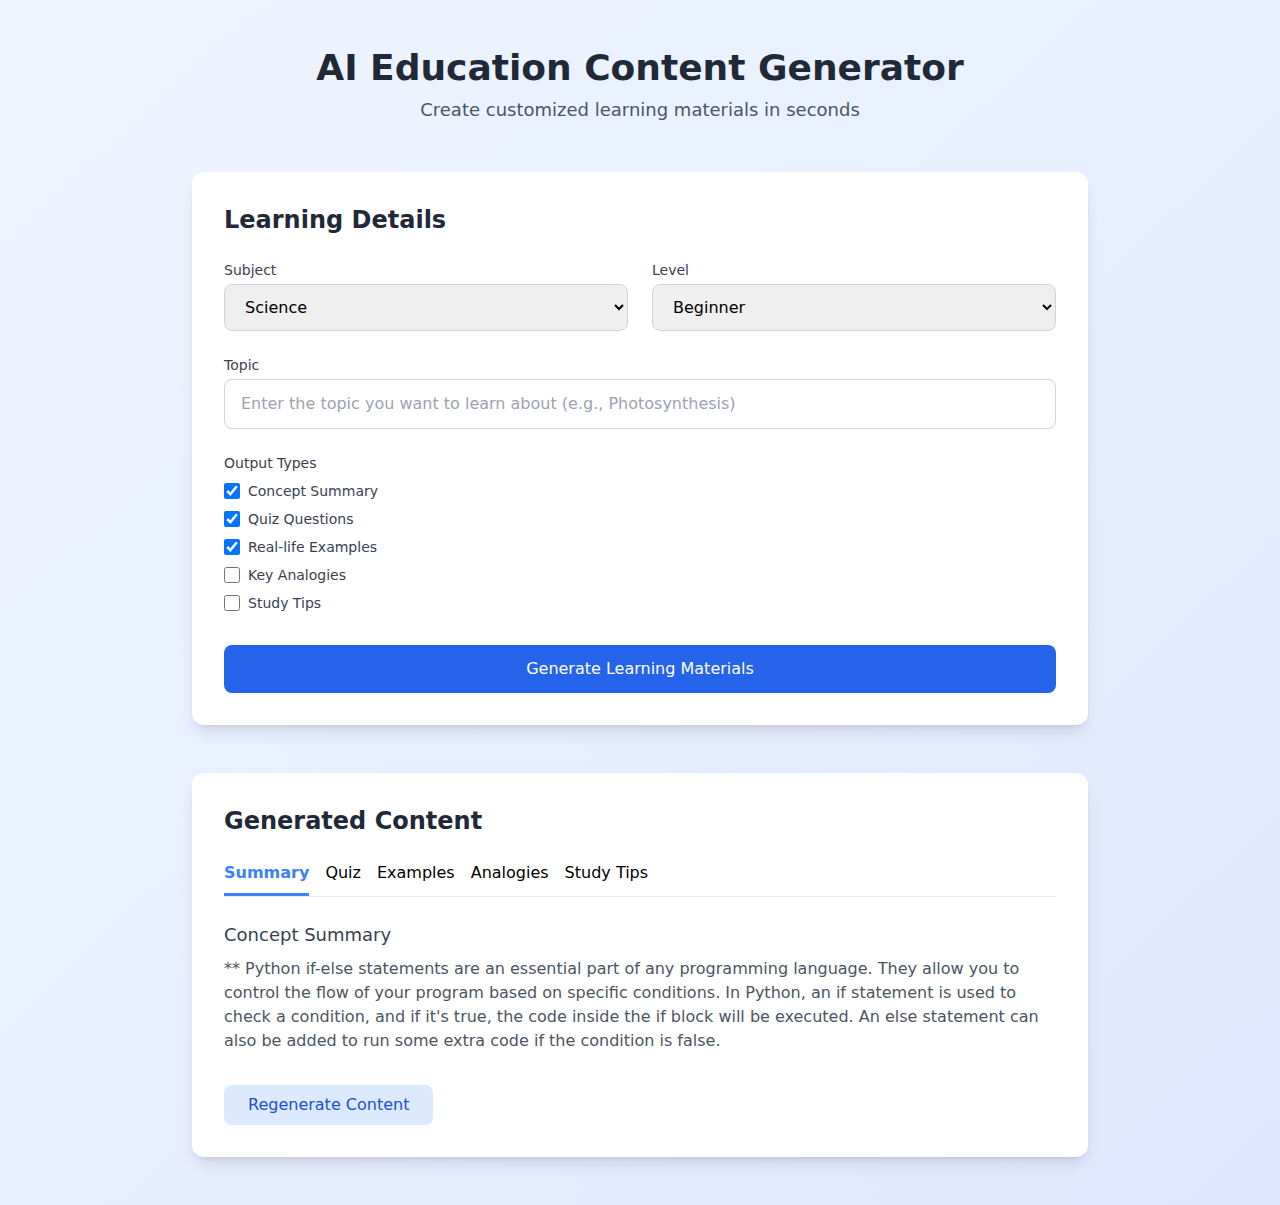
<file: projectfolder/AI Education Content Generator.html>
<!DOCTYPE html>
<!-- saved from url=(0031)http://localhost:5000/education -->
<html lang="en"><head><meta http-equiv="Content-Type" content="text/html; charset=UTF-8">
    
    <meta name="viewport" content="width=device-width, initial-scale=1.0">
    <title>AI Education Content Generator</title>
    <script src="./AI Education Content Generator_files/saved_resource"></script>
    <style>
        .loader {
            border: 4px solid #f3f3f3;
            border-top: 4px solid #3b82f6;
            border-radius: 50%;
            width: 30px;
            height: 30px;
            animation: spin 1s linear infinite;
            margin: 0 auto;
        }
        @keyframes spin {
            0% { transform: rotate(0deg); }
            100% { transform: rotate(360deg); }
        }
        .education-card {
            transition: all 0.3s ease;
        }
        .education-card:hover {
            transform: translateY(-5px);
            box-shadow: 0 10px 25px rgba(0, 0, 0, 0.1);
        }
        .output-tab {
            cursor: pointer;
            transition: all 0.2s;
        }
        .output-tab.active {
            border-bottom: 3px solid #3b82f6;
            color: #3b82f6;
            font-weight: 600;
        }
    </style>
<style>*, ::before, ::after{--tw-border-spacing-x:0;--tw-border-spacing-y:0;--tw-translate-x:0;--tw-translate-y:0;--tw-rotate:0;--tw-skew-x:0;--tw-skew-y:0;--tw-scale-x:1;--tw-scale-y:1;--tw-pan-x: ;--tw-pan-y: ;--tw-pinch-zoom: ;--tw-scroll-snap-strictness:proximity;--tw-gradient-from-position: ;--tw-gradient-via-position: ;--tw-gradient-to-position: ;--tw-ordinal: ;--tw-slashed-zero: ;--tw-numeric-figure: ;--tw-numeric-spacing: ;--tw-numeric-fraction: ;--tw-ring-inset: ;--tw-ring-offset-width:0px;--tw-ring-offset-color:#fff;--tw-ring-color:rgb(59 130 246 / 0.5);--tw-ring-offset-shadow:0 0 #0000;--tw-ring-shadow:0 0 #0000;--tw-shadow:0 0 #0000;--tw-shadow-colored:0 0 #0000;--tw-blur: ;--tw-brightness: ;--tw-contrast: ;--tw-grayscale: ;--tw-hue-rotate: ;--tw-invert: ;--tw-saturate: ;--tw-sepia: ;--tw-drop-shadow: ;--tw-backdrop-blur: ;--tw-backdrop-brightness: ;--tw-backdrop-contrast: ;--tw-backdrop-grayscale: ;--tw-backdrop-hue-rotate: ;--tw-backdrop-invert: ;--tw-backdrop-opacity: ;--tw-backdrop-saturate: ;--tw-backdrop-sepia: ;--tw-contain-size: ;--tw-contain-layout: ;--tw-contain-paint: ;--tw-contain-style: }::backdrop{--tw-border-spacing-x:0;--tw-border-spacing-y:0;--tw-translate-x:0;--tw-translate-y:0;--tw-rotate:0;--tw-skew-x:0;--tw-skew-y:0;--tw-scale-x:1;--tw-scale-y:1;--tw-pan-x: ;--tw-pan-y: ;--tw-pinch-zoom: ;--tw-scroll-snap-strictness:proximity;--tw-gradient-from-position: ;--tw-gradient-via-position: ;--tw-gradient-to-position: ;--tw-ordinal: ;--tw-slashed-zero: ;--tw-numeric-figure: ;--tw-numeric-spacing: ;--tw-numeric-fraction: ;--tw-ring-inset: ;--tw-ring-offset-width:0px;--tw-ring-offset-color:#fff;--tw-ring-color:rgb(59 130 246 / 0.5);--tw-ring-offset-shadow:0 0 #0000;--tw-ring-shadow:0 0 #0000;--tw-shadow:0 0 #0000;--tw-shadow-colored:0 0 #0000;--tw-blur: ;--tw-brightness: ;--tw-contrast: ;--tw-grayscale: ;--tw-hue-rotate: ;--tw-invert: ;--tw-saturate: ;--tw-sepia: ;--tw-drop-shadow: ;--tw-backdrop-blur: ;--tw-backdrop-brightness: ;--tw-backdrop-contrast: ;--tw-backdrop-grayscale: ;--tw-backdrop-hue-rotate: ;--tw-backdrop-invert: ;--tw-backdrop-opacity: ;--tw-backdrop-saturate: ;--tw-backdrop-sepia: ;--tw-contain-size: ;--tw-contain-layout: ;--tw-contain-paint: ;--tw-contain-style: }/* ! tailwindcss v3.4.16 | MIT License | https://tailwindcss.com */*,::after,::before{box-sizing:border-box;border-width:0;border-style:solid;border-color:#e5e7eb}::after,::before{--tw-content:''}:host,html{line-height:1.5;-webkit-text-size-adjust:100%;-moz-tab-size:4;tab-size:4;font-family:ui-sans-serif, system-ui, sans-serif, "Apple Color Emoji", "Segoe UI Emoji", "Segoe UI Symbol", "Noto Color Emoji";font-feature-settings:normal;font-variation-settings:normal;-webkit-tap-highlight-color:transparent}body{margin:0;line-height:inherit}hr{height:0;color:inherit;border-top-width:1px}abbr:where([title]){-webkit-text-decoration:underline dotted;text-decoration:underline dotted}h1,h2,h3,h4,h5,h6{font-size:inherit;font-weight:inherit}a{color:inherit;text-decoration:inherit}b,strong{font-weight:bolder}code,kbd,pre,samp{font-family:ui-monospace, SFMono-Regular, Menlo, Monaco, Consolas, "Liberation Mono", "Courier New", monospace;font-feature-settings:normal;font-variation-settings:normal;font-size:1em}small{font-size:80%}sub,sup{font-size:75%;line-height:0;position:relative;vertical-align:baseline}sub{bottom:-.25em}sup{top:-.5em}table{text-indent:0;border-color:inherit;border-collapse:collapse}button,input,optgroup,select,textarea{font-family:inherit;font-feature-settings:inherit;font-variation-settings:inherit;font-size:100%;font-weight:inherit;line-height:inherit;letter-spacing:inherit;color:inherit;margin:0;padding:0}button,select{text-transform:none}button,input:where([type=button]),input:where([type=reset]),input:where([type=submit]){-webkit-appearance:button;background-color:transparent;background-image:none}:-moz-focusring{outline:auto}:-moz-ui-invalid{box-shadow:none}progress{vertical-align:baseline}::-webkit-inner-spin-button,::-webkit-outer-spin-button{height:auto}[type=search]{-webkit-appearance:textfield;outline-offset:-2px}::-webkit-search-decoration{-webkit-appearance:none}::-webkit-file-upload-button{-webkit-appearance:button;font:inherit}summary{display:list-item}blockquote,dd,dl,figure,h1,h2,h3,h4,h5,h6,hr,p,pre{margin:0}fieldset{margin:0;padding:0}legend{padding:0}menu,ol,ul{list-style:none;margin:0;padding:0}dialog{padding:0}textarea{resize:vertical}input::placeholder,textarea::placeholder{opacity:1;color:#9ca3af}[role=button],button{cursor:pointer}:disabled{cursor:default}audio,canvas,embed,iframe,img,object,svg,video{display:block;vertical-align:middle}img,video{max-width:100%;height:auto}[hidden]:where(:not([hidden=until-found])){display:none}.container{width:100%}@media (min-width: 640px){.container{max-width:640px}}@media (min-width: 768px){.container{max-width:768px}}@media (min-width: 1024px){.container{max-width:1024px}}@media (min-width: 1280px){.container{max-width:1280px}}@media (min-width: 1536px){.container{max-width:1536px}}.mx-auto{margin-left:auto;margin-right:auto}.mb-1{margin-bottom:0.25rem}.mb-12{margin-bottom:3rem}.mb-2{margin-bottom:0.5rem}.mb-6{margin-bottom:1.5rem}.ml-2{margin-left:0.5rem}.mr-4{margin-right:1rem}.mt-12{margin-top:3rem}.mt-3{margin-top:0.75rem}.mt-6{margin-top:1.5rem}.mt-8{margin-top:2rem}.mb-4{margin-bottom:1rem}.mr-2{margin-right:0.5rem}.block{display:block}.flex{display:flex}.grid{display:grid}.hidden{display:none}.h-4{height:1rem}.min-h-screen{min-height:100vh}.w-4{width:1rem}.w-full{width:100%}.max-w-4xl{max-width:56rem}.grid-cols-1{grid-template-columns:repeat(1, minmax(0, 1fr))}.items-start{align-items:flex-start}.items-center{align-items:center}.justify-center{justify-content:center}.gap-6{gap:1.5rem}.space-y-2 > :not([hidden]) ~ :not([hidden]){--tw-space-y-reverse:0;margin-top:calc(0.5rem * calc(1 - var(--tw-space-y-reverse)));margin-bottom:calc(0.5rem * var(--tw-space-y-reverse))}.space-y-3 > :not([hidden]) ~ :not([hidden]){--tw-space-y-reverse:0;margin-top:calc(0.75rem * calc(1 - var(--tw-space-y-reverse)));margin-bottom:calc(0.75rem * var(--tw-space-y-reverse))}.space-y-4 > :not([hidden]) ~ :not([hidden]){--tw-space-y-reverse:0;margin-top:calc(1rem * calc(1 - var(--tw-space-y-reverse)));margin-bottom:calc(1rem * var(--tw-space-y-reverse))}.space-y-6 > :not([hidden]) ~ :not([hidden]){--tw-space-y-reverse:0;margin-top:calc(1.5rem * calc(1 - var(--tw-space-y-reverse)));margin-bottom:calc(1.5rem * var(--tw-space-y-reverse))}.space-y-8 > :not([hidden]) ~ :not([hidden]){--tw-space-y-reverse:0;margin-top:calc(2rem * calc(1 - var(--tw-space-y-reverse)));margin-bottom:calc(2rem * var(--tw-space-y-reverse))}.overflow-hidden{overflow:hidden}.rounded{border-radius:0.25rem}.rounded-lg{border-radius:0.5rem}.rounded-xl{border-radius:0.75rem}.border{border-width:1px}.border-b{border-bottom-width:1px}.border-l-4{border-left-width:4px}.border-gray-300{--tw-border-opacity:1;border-color:rgb(209 213 219 / var(--tw-border-opacity, 1))}.border-red-500{--tw-border-opacity:1;border-color:rgb(239 68 68 / var(--tw-border-opacity, 1))}.bg-blue-100{--tw-bg-opacity:1;background-color:rgb(219 234 254 / var(--tw-bg-opacity, 1))}.bg-blue-600{--tw-bg-opacity:1;background-color:rgb(37 99 235 / var(--tw-bg-opacity, 1))}.bg-red-100{--tw-bg-opacity:1;background-color:rgb(254 226 226 / var(--tw-bg-opacity, 1))}.bg-white{--tw-bg-opacity:1;background-color:rgb(255 255 255 / var(--tw-bg-opacity, 1))}.bg-gradient-to-br{background-image:linear-gradient(to bottom right, var(--tw-gradient-stops))}.from-blue-50{--tw-gradient-from:#eff6ff var(--tw-gradient-from-position);--tw-gradient-to:rgb(239 246 255 / 0) var(--tw-gradient-to-position);--tw-gradient-stops:var(--tw-gradient-from), var(--tw-gradient-to)}.to-indigo-100{--tw-gradient-to:#e0e7ff var(--tw-gradient-to-position)}.p-4{padding:1rem}.p-8{padding:2rem}.px-4{padding-left:1rem;padding-right:1rem}.px-6{padding-left:1.5rem;padding-right:1.5rem}.py-12{padding-top:3rem;padding-bottom:3rem}.py-2{padding-top:0.5rem;padding-bottom:0.5rem}.py-3{padding-top:0.75rem;padding-bottom:0.75rem}.pb-2{padding-bottom:0.5rem}.text-center{text-align:center}.text-2xl{font-size:1.5rem;line-height:2rem}.text-4xl{font-size:2.25rem;line-height:2.5rem}.text-lg{font-size:1.125rem;line-height:1.75rem}.text-sm{font-size:0.875rem;line-height:1.25rem}.font-bold{font-weight:700}.font-medium{font-weight:500}.font-semibold{font-weight:600}.italic{font-style:italic}.text-blue-600{--tw-text-opacity:1;color:rgb(37 99 235 / var(--tw-text-opacity, 1))}.text-blue-700{--tw-text-opacity:1;color:rgb(29 78 216 / var(--tw-text-opacity, 1))}.text-gray-600{--tw-text-opacity:1;color:rgb(75 85 99 / var(--tw-text-opacity, 1))}.text-gray-700{--tw-text-opacity:1;color:rgb(55 65 81 / var(--tw-text-opacity, 1))}.text-gray-800{--tw-text-opacity:1;color:rgb(31 41 55 / var(--tw-text-opacity, 1))}.text-red-700{--tw-text-opacity:1;color:rgb(185 28 28 / var(--tw-text-opacity, 1))}.text-white{--tw-text-opacity:1;color:rgb(255 255 255 / var(--tw-text-opacity, 1))}.shadow-lg{--tw-shadow:0 10px 15px -3px rgb(0 0 0 / 0.1), 0 4px 6px -4px rgb(0 0 0 / 0.1);--tw-shadow-colored:0 10px 15px -3px var(--tw-shadow-color), 0 4px 6px -4px var(--tw-shadow-color);box-shadow:var(--tw-ring-offset-shadow, 0 0 #0000), var(--tw-ring-shadow, 0 0 #0000), var(--tw-shadow)}.transition{transition-property:color, background-color, border-color, fill, stroke, opacity, box-shadow, transform, filter, -webkit-text-decoration-color, -webkit-backdrop-filter;transition-property:color, background-color, border-color, text-decoration-color, fill, stroke, opacity, box-shadow, transform, filter, backdrop-filter;transition-property:color, background-color, border-color, text-decoration-color, fill, stroke, opacity, box-shadow, transform, filter, backdrop-filter, -webkit-text-decoration-color, -webkit-backdrop-filter;transition-timing-function:cubic-bezier(0.4, 0, 0.2, 1);transition-duration:150ms}.duration-300{transition-duration:300ms}.hover\:bg-blue-200:hover{--tw-bg-opacity:1;background-color:rgb(191 219 254 / var(--tw-bg-opacity, 1))}.hover\:bg-blue-700:hover{--tw-bg-opacity:1;background-color:rgb(29 78 216 / var(--tw-bg-opacity, 1))}.focus\:border-blue-500:focus{--tw-border-opacity:1;border-color:rgb(59 130 246 / var(--tw-border-opacity, 1))}.focus\:ring-2:focus{--tw-ring-offset-shadow:var(--tw-ring-inset) 0 0 0 var(--tw-ring-offset-width) var(--tw-ring-offset-color);--tw-ring-shadow:var(--tw-ring-inset) 0 0 0 calc(2px + var(--tw-ring-offset-width)) var(--tw-ring-color);box-shadow:var(--tw-ring-offset-shadow), var(--tw-ring-shadow), var(--tw-shadow, 0 0 #0000)}.focus\:ring-blue-500:focus{--tw-ring-opacity:1;--tw-ring-color:rgb(59 130 246 / var(--tw-ring-opacity, 1))}@media (min-width: 768px){.md\:grid-cols-2{grid-template-columns:repeat(2, minmax(0, 1fr))}}</style></head>
<body class="bg-gradient-to-br from-blue-50 to-indigo-100 min-h-screen" data-new-gr-c-s-check-loaded="14.1237.0" data-gr-ext-installed="">
    <div class="container mx-auto px-4 py-12">
        <div class="max-w-4xl mx-auto">
            <div class="text-center mb-12">
                <h1 class="text-4xl font-bold text-gray-800 mb-2">AI Education Content Generator</h1>
                <p class="text-lg text-gray-600">Create customized learning materials in seconds</p>
            </div>

            <div class="bg-white rounded-xl shadow-lg overflow-hidden education-card">
                <div class="p-8">
                    <h2 class="text-2xl font-semibold text-gray-800 mb-6">Learning Details</h2>
                    
                    <div class="space-y-6">
                        <div class="grid grid-cols-1 md:grid-cols-2 gap-6">
                            <div>
                                <label for="subject" class="block text-sm font-medium text-gray-700 mb-1">Subject</label>
                                <select id="subject" class="w-full px-4 py-3 border border-gray-300 rounded-lg focus:ring-2 focus:ring-blue-500 focus:border-blue-500">
                                    <option value="Science">Science</option>
                                    <option value="Mathematics">Mathematics</option>
                                    <option value="History">History</option>
                                    <option value="Literature">Literature</option>
                                    <option value="Computer Science">Computer Science</option>
                                    <option value="Other">Other</option>
                                </select>
                            </div>
                            <div>
                                <label for="level" class="block text-sm font-medium text-gray-700 mb-1">Level</label>
                                <select id="level" class="w-full px-4 py-3 border border-gray-300 rounded-lg focus:ring-2 focus:ring-blue-500 focus:border-blue-500">
                                    <option value="Beginner">Beginner</option>
                                    <option value="Intermediate">Intermediate</option>
                                    <option value="Advanced">Advanced</option>
                                </select>
                            </div>
                        </div>

                        <div>
                            <label for="topic" class="block text-sm font-medium text-gray-700 mb-1">Topic</label>
                            <input type="text" id="topic" class="w-full px-4 py-3 border border-gray-300 rounded-lg focus:ring-2 focus:ring-blue-500 focus:border-blue-500" placeholder="Enter the topic you want to learn about (e.g., Photosynthesis)">
                        </div>

                        <div>
                            <label class="block text-sm font-medium text-gray-700 mb-2">Output Types</label>
                            <div class="space-y-2">
                                <div class="flex items-center">
                                    <input type="checkbox" id="summary" name="output_types" value="summary" class="h-4 w-4 text-blue-600 focus:ring-blue-500 border-gray-300 rounded" checked="">
                                    <label for="summary" class="ml-2 block text-sm text-gray-700">Concept Summary</label>
                                </div>
                                <div class="flex items-center">
                                    <input type="checkbox" id="quiz" name="output_types" value="quiz" class="h-4 w-4 text-blue-600 focus:ring-blue-500 border-gray-300 rounded" checked="">
                                    <label for="quiz" class="ml-2 block text-sm text-gray-700">Quiz Questions</label>
                                </div>
                                <div class="flex items-center">
                                    <input type="checkbox" id="examples" name="output_types" value="examples" class="h-4 w-4 text-blue-600 focus:ring-blue-500 border-gray-300 rounded" checked="">
                                    <label for="examples" class="ml-2 block text-sm text-gray-700">Real-life Examples</label>
                                </div>
                                <div class="flex items-center">
                                    <input type="checkbox" id="analogies" name="output_types" value="analogies" class="h-4 w-4 text-blue-600 focus:ring-blue-500 border-gray-300 rounded">
                                    <label for="analogies" class="ml-2 block text-sm text-gray-700">Key Analogies</label>
                                </div>
                                <div class="flex items-center">
                                    <input type="checkbox" id="tips" name="output_types" value="tips" class="h-4 w-4 text-blue-600 focus:ring-blue-500 border-gray-300 rounded">
                                    <label for="tips" class="ml-2 block text-sm text-gray-700">Study Tips</label>
                                </div>
                            </div>
                        </div>
                    </div>

                    <button id="generate-btn" class="w-full mt-8 bg-blue-600 hover:bg-blue-700 text-white font-medium py-3 px-6 rounded-lg transition duration-300 flex items-center justify-center">
                        Generate Learning Materials
                    </button>
                </div>
            </div>

            <div id="loading" class="mt-8 text-center hidden">
                <div class="loader"></div>
                <p class="mt-3 text-gray-600">Generating your learning materials...</p>
            </div>

            <div id="error" class="hidden mt-6 p-4 bg-red-100 border-l-4 border-red-500 text-red-700 rounded"></div>

            <div id="results" class="mt-12 space-y-8">
                <div class="bg-white rounded-xl shadow-lg overflow-hidden education-card">
                    <div class="p-8">
                        <h2 class="text-2xl font-semibold text-gray-800 mb-6">Generated Content</h2>
                        
                        <div class="flex border-b mb-6">
                            <div id="tab-summary" class="output-tab active mr-4 pb-2" data-tab="summary">Summary</div>
                            <div id="tab-quiz" class="output-tab mr-4 pb-2" data-tab="quiz">Quiz</div>
                            <div id="tab-examples" class="output-tab mr-4 pb-2" data-tab="examples">Examples</div>
                            <div id="tab-analogies" class="output-tab mr-4 pb-2" data-tab="analogies">Analogies</div>
                            <div id="tab-tips" class="output-tab pb-2" data-tab="tips">Study Tips</div>
                        </div>
                        
                        <div class="space-y-6">
                            <div id="content-summary" class="tab-content">
                                <h3 class="text-lg font-medium text-gray-700 mb-2">Concept Summary</h3>
                                <p id="summary-content" class="text-gray-600">**
Python if-else statements are an essential part of any programming language. They allow you to control the flow of your program based on specific conditions. In Python, an if statement is used to check a condition, and if it's true, the code inside the if block will be executed. An else statement can also be added to run some extra code if the condition is false.</p>
                            </div>
                            
                            <div id="content-quiz" class="tab-content hidden">
                                <h3 class="text-lg font-medium text-gray-700 mb-2">Quiz Questions</h3>
                                <div id="quiz-content" class="text-gray-600 space-y-4"><div class="mb-4">**<br>Q1. What is an if-else statement in Python?<br>a) A way to ask a question and get an answer<br>b) A way to control the flow of your program based on specific conditions<br>c) A type of loop that repeats a block of code<br>d) None of the above<br>(Correct answer: b)<br>Q2. What is the purpose of the else statement in Python?<br>a) To run some extra code if the condition is true<br>b) To repeat a block of code until a certain condition is met<br>c) To ask for input from the user<br>d) None of the above<br>(Correct answer: a)<br>Q3. What is the difference between an if statement and an else statement in Python?<br>a) An if statement checks a condition before running some code, while an else statement runs some extra code after the if block has finished.<br>b) An if statement always runs some code, regardless of the condition.<br>c) An else statement can only be used inside an if statement.<br>d) None of the above<br>(Correct answer: a)</div></div>
                            </div>
                            
                            <div id="content-examples" class="tab-content hidden">
                                <h3 class="text-lg font-medium text-gray-700 mb-2">Real-life Examples</h3>
                                <div id="examples-content" class="text-gray-600 space-y-3"><div class="mb-2">**</div><div class="mb-2">Example 1: You are creating a simple calculator program that calculates the area of a circle. You use an if-else statement to check if the user enters a valid value for the radius, and if so, calculate the area. If the user enters an invalid value, you can display an error message using the else statement.</div><div class="mb-2">Example 2: You are creating a simple game where the user has to guess a number between 1 and 10. You use an if-else statement to check if the user's guess is correct, and if it's not, display an error message. If the user's guess is correct, you can display a success message using the else statement.</div></div>
                            </div>
                            
                            <div id="content-analogies" class="tab-content hidden">
                                <h3 class="text-lg font-medium text-gray-700 mb-2">Key Analogies</h3>
                                <div id="analogies-content" class="text-gray-600 space-y-3"><div class="mb-2 italic">**</div><div class="mb-2 italic">An if-else statement is like a traffic light. If the condition is true, the code inside the if block will run, just like a car goes through the green light. If the condition is false, the code inside the else block will run, just like a car goes through the red light.</div></div>
                            </div>
                            
                            <div id="content-tips" class="tab-content hidden">
                                <h3 class="text-lg font-medium text-gray-700 mb-2">Study Tips</h3>
                                <div id="tips-content" class="text-gray-600 space-y-2"><div class="mb-1 flex items-start"><span class="mr-2">•</span>**</div><div class="mb-1 flex items-start"><span class="mr-2">•</span>1. Break down complex conditions into smaller, more manageable parts to make it easier to understand and check each part individually.</div><div class="mb-1 flex items-start"><span class="mr-2">•</span>2. Use visual aids such as diagrams or flowcharts to help you understand the condition and the code inside the if and else blocks.</div><div class="mb-1 flex items-start"><span class="mr-2">•</span>3. Practice writing your own if-else statements using real-world examples to reinforce your understanding of how they work.</div></div>
                            </div>
                        </div>
                        
                        <button id="regenerate-btn" class="mt-8 bg-blue-100 hover:bg-blue-200 text-blue-700 font-medium py-2 px-6 rounded-lg transition duration-300">
                            Regenerate Content
                        </button>
                    </div>
                </div>
            </div>
        </div>
    </div>

    <script>
        document.getElementById('generate-btn').addEventListener('click', generateContent);
        document.getElementById('regenerate-btn').addEventListener('click', generateContent);
        
        // Tab switching functionality
        document.querySelectorAll('.output-tab').forEach(tab => {
            tab.addEventListener('click', function() {
                // Remove active class from all tabs
                document.querySelectorAll('.output-tab').forEach(t => t.classList.remove('active'));
                // Add active class to clicked tab
                this.classList.add('active');
                
                // Hide all content
                document.querySelectorAll('.tab-content').forEach(content => {
                    content.classList.add('hidden');
                });
                
                // Show selected content
                const tabId = this.getAttribute('data-tab');
                document.getElementById(`content-${tabId}`).classList.remove('hidden');
            });
        });

        async function generateContent() {
            // Get form values
            const outputTypes = [];
            document.querySelectorAll('input[name="output_types"]:checked').forEach(checkbox => {
                outputTypes.push(checkbox.value);
            });
            
            const formData = {
                subject: document.getElementById('subject').value,
                topic: document.getElementById('topic').value,
                level: document.getElementById('level').value,
                output_types: outputTypes.join(', ')
            };

            // Validate
            if (!formData.topic.trim()) {
                showError('Please enter a topic');
                return;
            }
            if (outputTypes.length === 0) {
                showError('Please select at least one output type');
                return;
            }

            // UI States
            document.getElementById('error').classList.add('hidden');
            document.getElementById('results').classList.add('hidden');
            document.getElementById('loading').classList.remove('hidden');
            document.getElementById('generate-btn').disabled = true;

            try {
                const response = await fetch('/generate-education', {
                    method: 'POST',
                    headers: { 
                        'Content-Type': 'application/json',
                        'Accept': 'application/json'
                    },
                    body: JSON.stringify(formData)
                });

                if (!response.ok) {
                    const error = await response.json();
                    throw new Error(error.error || 'Request failed');
                }

                const data = await response.json();
                
                // Check for parsing errors in the response
                const requiredKeys = ['Concept Summary', 'Quiz Questions', 'Real-life Examples', 'Key Analogies', 'Study Tips'];
                if (!requiredKeys.every(key => key in data) || requiredKeys.some(key => data[key].startsWith("Section '"))) {
                    console.error('Malformed response:', data);
                    throw new Error('Received incomplete or invalid content from server');
                }

                displayResults(data);
            } catch (error) {
                showError(error.message || 'Failed to generate content');
                console.error('Error:', error);
            } finally {
                document.getElementById('loading').classList.add('hidden');
                document.getElementById('generate-btn').disabled = false;
            }
        }

        function displayResults(data) {
            // Update DOM elements with the generated content
            document.getElementById('summary-content').textContent = data['Concept Summary'] || 'No summary generated';
            
            // Format quiz questions
            const quizContent = document.getElementById('quiz-content');
            quizContent.innerHTML = '';
            if (data['Quiz Questions']) {
                const questions = data['Quiz Questions'].split('\n\n');
                questions.forEach(q => {
                    const questionDiv = document.createElement('div');
                    questionDiv.className = 'mb-4';
                    questionDiv.innerHTML = q.replace(/\n/g, '<br>');
                    quizContent.appendChild(questionDiv);
                });
            }
            
            // Format examples
            const examplesContent = document.getElementById('examples-content');
            examplesContent.innerHTML = '';
            if (data['Real-life Examples']) {
                const examples = data['Real-life Examples'].split('\n').filter(e => e.trim());
                examples.forEach(e => {
                    const exampleDiv = document.createElement('div');
                    exampleDiv.className = 'mb-2';
                    exampleDiv.textContent = e;
                    examplesContent.appendChild(exampleDiv);
                });
            }
            
            // Format analogies
            const analogiesContent = document.getElementById('analogies-content');
            analogiesContent.innerHTML = '';
            if (data['Key Analogies']) {
                const analogies = data['Key Analogies'].split('\n').filter(a => a.trim());
                analogies.forEach(a => {
                    const analogyDiv = document.createElement('div');
                    analogyDiv.className = 'mb-2 italic';
                    analogyDiv.textContent = a;
                    analogiesContent.appendChild(analogyDiv);
                });
            }
            
            // Format study tips
            const tipsContent = document.getElementById('tips-content');
            tipsContent.innerHTML = '';
            if (data['Study Tips']) {
                const tips = data['Study Tips'].split('\n').filter(t => t.trim());
                tips.forEach(t => {
                    const tipDiv = document.createElement('div');
                    tipDiv.className = 'mb-1 flex items-start';
                    tipDiv.innerHTML = '<span class="mr-2">•</span>' + t;
                    tipsContent.appendChild(tipDiv);
                });
            }
            
            document.getElementById('results').classList.remove('hidden');
            
            // Smooth scroll to results
            document.getElementById('results').scrollIntoView({ behavior: 'smooth' });
        }

        function showError(message) {
            const errorDiv = document.getElementById('error');
            errorDiv.textContent = message;
            errorDiv.classList.remove('hidden');
            errorDiv.scrollIntoView({ behavior: 'smooth' });
        }
    </script>

</body><grammarly-desktop-integration data-grammarly-shadow-root="true"><template shadowrootmode="open"><style>
      div.grammarly-desktop-integration {
        position: absolute;
        width: 1px;
        height: 1px;
        padding: 0;
        margin: -1px;
        overflow: hidden;
        clip: rect(0, 0, 0, 0);
        white-space: nowrap;
        border: 0;
        -moz-user-select: none;
        -webkit-user-select: none;
        -ms-user-select:none;
        user-select:none;
      }

      div.grammarly-desktop-integration:before {
        content: attr(data-content);
      }
    </style><div aria-label="grammarly-integration" role="group" tabindex="-1" class="grammarly-desktop-integration" data-content="{&quot;mode&quot;:&quot;full&quot;,&quot;isActive&quot;:true,&quot;isUserDisabled&quot;:false}"></div></template></grammarly-desktop-integration></html>
</file>
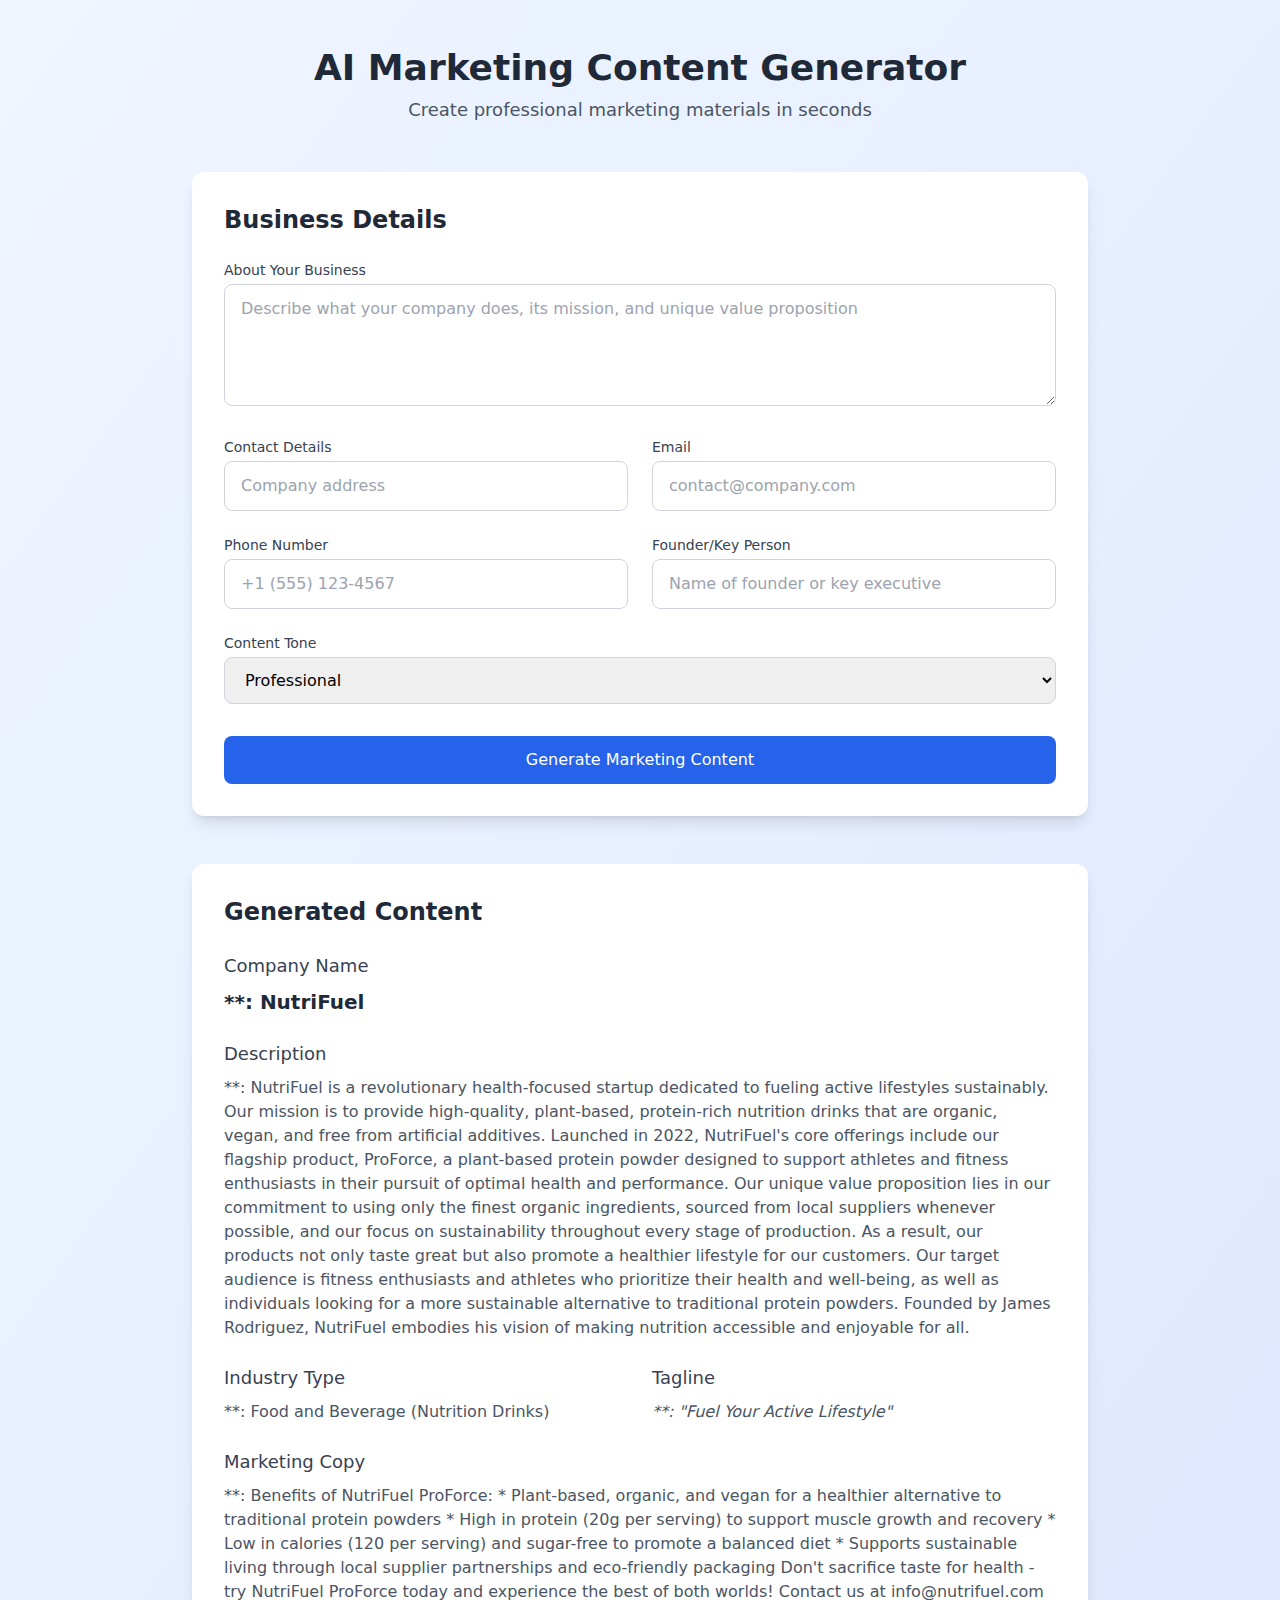
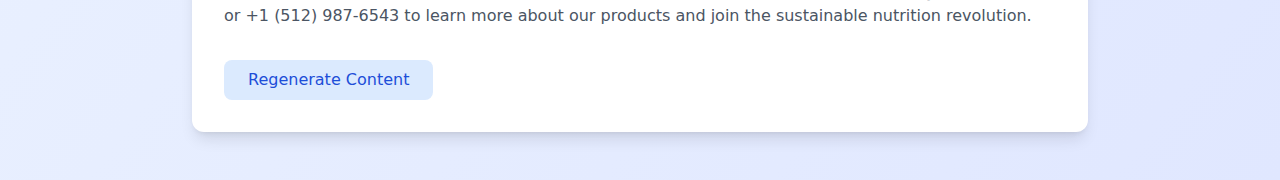
<file: projectfolder/AI Marketing Content Generator.htm>
<!DOCTYPE html>
<!-- saved from url=(0022)http://localhost:5000/ -->
<html lang="en"><head><meta http-equiv="Content-Type" content="text/html; charset=UTF-8">
    
    <meta name="viewport" content="width=device-width, initial-scale=1.0">
    <title>AI Marketing Content Generator</title>
    <script src="./AI Marketing Content Generator_files/saved_resource"></script>
    <style>
        .loader {
            border: 4px solid #f3f3f3;
            border-top: 4px solid #3b82f6;
            border-radius: 50%;
            width: 30px;
            height: 30px;
            animation: spin 1s linear infinite;
            margin: 0 auto;
        }
        @keyframes spin {
            0% { transform: rotate(0deg); }
            100% { transform: rotate(360deg); }
        }
        .marketing-card {
            transition: all 0.3s ease;
        }
        .marketing-card:hover {
            transform: translateY(-5px);
            box-shadow: 0 10px 25px rgba(0, 0, 0, 0.1);
        }
    </style>
<style>*, ::before, ::after{--tw-border-spacing-x:0;--tw-border-spacing-y:0;--tw-translate-x:0;--tw-translate-y:0;--tw-rotate:0;--tw-skew-x:0;--tw-skew-y:0;--tw-scale-x:1;--tw-scale-y:1;--tw-pan-x: ;--tw-pan-y: ;--tw-pinch-zoom: ;--tw-scroll-snap-strictness:proximity;--tw-gradient-from-position: ;--tw-gradient-via-position: ;--tw-gradient-to-position: ;--tw-ordinal: ;--tw-slashed-zero: ;--tw-numeric-figure: ;--tw-numeric-spacing: ;--tw-numeric-fraction: ;--tw-ring-inset: ;--tw-ring-offset-width:0px;--tw-ring-offset-color:#fff;--tw-ring-color:rgb(59 130 246 / 0.5);--tw-ring-offset-shadow:0 0 #0000;--tw-ring-shadow:0 0 #0000;--tw-shadow:0 0 #0000;--tw-shadow-colored:0 0 #0000;--tw-blur: ;--tw-brightness: ;--tw-contrast: ;--tw-grayscale: ;--tw-hue-rotate: ;--tw-invert: ;--tw-saturate: ;--tw-sepia: ;--tw-drop-shadow: ;--tw-backdrop-blur: ;--tw-backdrop-brightness: ;--tw-backdrop-contrast: ;--tw-backdrop-grayscale: ;--tw-backdrop-hue-rotate: ;--tw-backdrop-invert: ;--tw-backdrop-opacity: ;--tw-backdrop-saturate: ;--tw-backdrop-sepia: ;--tw-contain-size: ;--tw-contain-layout: ;--tw-contain-paint: ;--tw-contain-style: }::backdrop{--tw-border-spacing-x:0;--tw-border-spacing-y:0;--tw-translate-x:0;--tw-translate-y:0;--tw-rotate:0;--tw-skew-x:0;--tw-skew-y:0;--tw-scale-x:1;--tw-scale-y:1;--tw-pan-x: ;--tw-pan-y: ;--tw-pinch-zoom: ;--tw-scroll-snap-strictness:proximity;--tw-gradient-from-position: ;--tw-gradient-via-position: ;--tw-gradient-to-position: ;--tw-ordinal: ;--tw-slashed-zero: ;--tw-numeric-figure: ;--tw-numeric-spacing: ;--tw-numeric-fraction: ;--tw-ring-inset: ;--tw-ring-offset-width:0px;--tw-ring-offset-color:#fff;--tw-ring-color:rgb(59 130 246 / 0.5);--tw-ring-offset-shadow:0 0 #0000;--tw-ring-shadow:0 0 #0000;--tw-shadow:0 0 #0000;--tw-shadow-colored:0 0 #0000;--tw-blur: ;--tw-brightness: ;--tw-contrast: ;--tw-grayscale: ;--tw-hue-rotate: ;--tw-invert: ;--tw-saturate: ;--tw-sepia: ;--tw-drop-shadow: ;--tw-backdrop-blur: ;--tw-backdrop-brightness: ;--tw-backdrop-contrast: ;--tw-backdrop-grayscale: ;--tw-backdrop-hue-rotate: ;--tw-backdrop-invert: ;--tw-backdrop-opacity: ;--tw-backdrop-saturate: ;--tw-backdrop-sepia: ;--tw-contain-size: ;--tw-contain-layout: ;--tw-contain-paint: ;--tw-contain-style: }/* ! tailwindcss v3.4.16 | MIT License | https://tailwindcss.com */*,::after,::before{box-sizing:border-box;border-width:0;border-style:solid;border-color:#e5e7eb}::after,::before{--tw-content:''}:host,html{line-height:1.5;-webkit-text-size-adjust:100%;-moz-tab-size:4;tab-size:4;font-family:ui-sans-serif, system-ui, sans-serif, "Apple Color Emoji", "Segoe UI Emoji", "Segoe UI Symbol", "Noto Color Emoji";font-feature-settings:normal;font-variation-settings:normal;-webkit-tap-highlight-color:transparent}body{margin:0;line-height:inherit}hr{height:0;color:inherit;border-top-width:1px}abbr:where([title]){-webkit-text-decoration:underline dotted;text-decoration:underline dotted}h1,h2,h3,h4,h5,h6{font-size:inherit;font-weight:inherit}a{color:inherit;text-decoration:inherit}b,strong{font-weight:bolder}code,kbd,pre,samp{font-family:ui-monospace, SFMono-Regular, Menlo, Monaco, Consolas, "Liberation Mono", "Courier New", monospace;font-feature-settings:normal;font-variation-settings:normal;font-size:1em}small{font-size:80%}sub,sup{font-size:75%;line-height:0;position:relative;vertical-align:baseline}sub{bottom:-.25em}sup{top:-.5em}table{text-indent:0;border-color:inherit;border-collapse:collapse}button,input,optgroup,select,textarea{font-family:inherit;font-feature-settings:inherit;font-variation-settings:inherit;font-size:100%;font-weight:inherit;line-height:inherit;letter-spacing:inherit;color:inherit;margin:0;padding:0}button,select{text-transform:none}button,input:where([type=button]),input:where([type=reset]),input:where([type=submit]){-webkit-appearance:button;background-color:transparent;background-image:none}:-moz-focusring{outline:auto}:-moz-ui-invalid{box-shadow:none}progress{vertical-align:baseline}::-webkit-inner-spin-button,::-webkit-outer-spin-button{height:auto}[type=search]{-webkit-appearance:textfield;outline-offset:-2px}::-webkit-search-decoration{-webkit-appearance:none}::-webkit-file-upload-button{-webkit-appearance:button;font:inherit}summary{display:list-item}blockquote,dd,dl,figure,h1,h2,h3,h4,h5,h6,hr,p,pre{margin:0}fieldset{margin:0;padding:0}legend{padding:0}menu,ol,ul{list-style:none;margin:0;padding:0}dialog{padding:0}textarea{resize:vertical}input::placeholder,textarea::placeholder{opacity:1;color:#9ca3af}[role=button],button{cursor:pointer}:disabled{cursor:default}audio,canvas,embed,iframe,img,object,svg,video{display:block;vertical-align:middle}img,video{max-width:100%;height:auto}[hidden]:where(:not([hidden=until-found])){display:none}.container{width:100%}@media (min-width: 640px){.container{max-width:640px}}@media (min-width: 768px){.container{max-width:768px}}@media (min-width: 1024px){.container{max-width:1024px}}@media (min-width: 1280px){.container{max-width:1280px}}@media (min-width: 1536px){.container{max-width:1536px}}.mx-auto{margin-left:auto;margin-right:auto}.mb-1{margin-bottom:0.25rem}.mb-12{margin-bottom:3rem}.mb-2{margin-bottom:0.5rem}.mb-6{margin-bottom:1.5rem}.mt-12{margin-top:3rem}.mt-3{margin-top:0.75rem}.mt-6{margin-top:1.5rem}.mt-8{margin-top:2rem}.block{display:block}.flex{display:flex}.grid{display:grid}.hidden{display:none}.min-h-screen{min-height:100vh}.w-full{width:100%}.max-w-4xl{max-width:56rem}.grid-cols-1{grid-template-columns:repeat(1, minmax(0, 1fr))}.items-center{align-items:center}.justify-center{justify-content:center}.gap-6{gap:1.5rem}.space-y-6 > :not([hidden]) ~ :not([hidden]){--tw-space-y-reverse:0;margin-top:calc(1.5rem * calc(1 - var(--tw-space-y-reverse)));margin-bottom:calc(1.5rem * var(--tw-space-y-reverse))}.space-y-8 > :not([hidden]) ~ :not([hidden]){--tw-space-y-reverse:0;margin-top:calc(2rem * calc(1 - var(--tw-space-y-reverse)));margin-bottom:calc(2rem * var(--tw-space-y-reverse))}.overflow-hidden{overflow:hidden}.rounded{border-radius:0.25rem}.rounded-lg{border-radius:0.5rem}.rounded-xl{border-radius:0.75rem}.border{border-width:1px}.border-l-4{border-left-width:4px}.border-gray-300{--tw-border-opacity:1;border-color:rgb(209 213 219 / var(--tw-border-opacity, 1))}.border-red-500{--tw-border-opacity:1;border-color:rgb(239 68 68 / var(--tw-border-opacity, 1))}.bg-blue-100{--tw-bg-opacity:1;background-color:rgb(219 234 254 / var(--tw-bg-opacity, 1))}.bg-blue-600{--tw-bg-opacity:1;background-color:rgb(37 99 235 / var(--tw-bg-opacity, 1))}.bg-red-100{--tw-bg-opacity:1;background-color:rgb(254 226 226 / var(--tw-bg-opacity, 1))}.bg-white{--tw-bg-opacity:1;background-color:rgb(255 255 255 / var(--tw-bg-opacity, 1))}.bg-gradient-to-br{background-image:linear-gradient(to bottom right, var(--tw-gradient-stops))}.from-blue-50{--tw-gradient-from:#eff6ff var(--tw-gradient-from-position);--tw-gradient-to:rgb(239 246 255 / 0) var(--tw-gradient-to-position);--tw-gradient-stops:var(--tw-gradient-from), var(--tw-gradient-to)}.to-indigo-100{--tw-gradient-to:#e0e7ff var(--tw-gradient-to-position)}.p-4{padding:1rem}.p-8{padding:2rem}.px-4{padding-left:1rem;padding-right:1rem}.px-6{padding-left:1.5rem;padding-right:1.5rem}.py-12{padding-top:3rem;padding-bottom:3rem}.py-2{padding-top:0.5rem;padding-bottom:0.5rem}.py-3{padding-top:0.75rem;padding-bottom:0.75rem}.text-center{text-align:center}.text-2xl{font-size:1.5rem;line-height:2rem}.text-4xl{font-size:2.25rem;line-height:2.5rem}.text-lg{font-size:1.125rem;line-height:1.75rem}.text-sm{font-size:0.875rem;line-height:1.25rem}.text-xl{font-size:1.25rem;line-height:1.75rem}.font-bold{font-weight:700}.font-medium{font-weight:500}.font-semibold{font-weight:600}.italic{font-style:italic}.text-blue-700{--tw-text-opacity:1;color:rgb(29 78 216 / var(--tw-text-opacity, 1))}.text-gray-600{--tw-text-opacity:1;color:rgb(75 85 99 / var(--tw-text-opacity, 1))}.text-gray-700{--tw-text-opacity:1;color:rgb(55 65 81 / var(--tw-text-opacity, 1))}.text-gray-800{--tw-text-opacity:1;color:rgb(31 41 55 / var(--tw-text-opacity, 1))}.text-red-700{--tw-text-opacity:1;color:rgb(185 28 28 / var(--tw-text-opacity, 1))}.text-white{--tw-text-opacity:1;color:rgb(255 255 255 / var(--tw-text-opacity, 1))}.shadow-lg{--tw-shadow:0 10px 15px -3px rgb(0 0 0 / 0.1), 0 4px 6px -4px rgb(0 0 0 / 0.1);--tw-shadow-colored:0 10px 15px -3px var(--tw-shadow-color), 0 4px 6px -4px var(--tw-shadow-color);box-shadow:var(--tw-ring-offset-shadow, 0 0 #0000), var(--tw-ring-shadow, 0 0 #0000), var(--tw-shadow)}.transition{transition-property:color, background-color, border-color, fill, stroke, opacity, box-shadow, transform, filter, -webkit-text-decoration-color, -webkit-backdrop-filter;transition-property:color, background-color, border-color, text-decoration-color, fill, stroke, opacity, box-shadow, transform, filter, backdrop-filter;transition-property:color, background-color, border-color, text-decoration-color, fill, stroke, opacity, box-shadow, transform, filter, backdrop-filter, -webkit-text-decoration-color, -webkit-backdrop-filter;transition-timing-function:cubic-bezier(0.4, 0, 0.2, 1);transition-duration:150ms}.duration-300{transition-duration:300ms}.hover\:bg-blue-200:hover{--tw-bg-opacity:1;background-color:rgb(191 219 254 / var(--tw-bg-opacity, 1))}.hover\:bg-blue-700:hover{--tw-bg-opacity:1;background-color:rgb(29 78 216 / var(--tw-bg-opacity, 1))}.focus\:border-blue-500:focus{--tw-border-opacity:1;border-color:rgb(59 130 246 / var(--tw-border-opacity, 1))}.focus\:ring-2:focus{--tw-ring-offset-shadow:var(--tw-ring-inset) 0 0 0 var(--tw-ring-offset-width) var(--tw-ring-offset-color);--tw-ring-shadow:var(--tw-ring-inset) 0 0 0 calc(2px + var(--tw-ring-offset-width)) var(--tw-ring-color);box-shadow:var(--tw-ring-offset-shadow), var(--tw-ring-shadow), var(--tw-shadow, 0 0 #0000)}.focus\:ring-blue-500:focus{--tw-ring-opacity:1;--tw-ring-color:rgb(59 130 246 / var(--tw-ring-opacity, 1))}@media (min-width: 768px){.md\:grid-cols-2{grid-template-columns:repeat(2, minmax(0, 1fr))}}</style></head>
<body class="bg-gradient-to-br from-blue-50 to-indigo-100 min-h-screen" data-new-gr-c-s-check-loaded="14.1237.0" data-gr-ext-installed="" data-new-gr-c-s-loaded="14.1237.0">
    <div class="container mx-auto px-4 py-12">
        <div class="max-w-4xl mx-auto">
            <div class="text-center mb-12">
                <h1 class="text-4xl font-bold text-gray-800 mb-2">AI Marketing Content Generator</h1>
                <p class="text-lg text-gray-600">Create professional marketing materials in seconds</p>
            </div>

            <div class="bg-white rounded-xl shadow-lg overflow-hidden marketing-card">
                <div class="p-8">
                    <h2 class="text-2xl font-semibold text-gray-800 mb-6">Business Details</h2>
                    
                    <div class="space-y-6">
                        <div>
                            <label for="company_desc" class="block text-sm font-medium text-gray-700 mb-1">About Your Business</label>
                            <textarea id="company_desc" rows="4" class="w-full px-4 py-3 border border-gray-300 rounded-lg focus:ring-2 focus:ring-blue-500 focus:border-blue-500" placeholder="Describe what your company does, its mission, and unique value proposition"></textarea>
                        </div>

                        <div class="grid grid-cols-1 md:grid-cols-2 gap-6">
                            <div>
                                <label for="contact_details" class="block text-sm font-medium text-gray-700 mb-1">Contact Details</label>
                                <input type="text" id="contact_details" class="w-full px-4 py-3 border border-gray-300 rounded-lg focus:ring-2 focus:ring-blue-500 focus:border-blue-500" placeholder="Company address">
                            </div>
                            <div>
                                <label for="email" class="block text-sm font-medium text-gray-700 mb-1">Email</label>
                                <input type="email" id="email" class="w-full px-4 py-3 border border-gray-300 rounded-lg focus:ring-2 focus:ring-blue-500 focus:border-blue-500" placeholder="contact@company.com">
                            </div>
                            <div>
                                <label for="phone" class="block text-sm font-medium text-gray-700 mb-1">Phone Number</label>
                                <input type="tel" id="phone" class="w-full px-4 py-3 border border-gray-300 rounded-lg focus:ring-2 focus:ring-blue-500 focus:border-blue-500" placeholder="+1 (555) 123-4567">
                            </div>
                            <div>
                                <label for="founder_name" class="block text-sm font-medium text-gray-700 mb-1">Founder/Key Person</label>
                                <input type="text" id="founder_name" class="w-full px-4 py-3 border border-gray-300 rounded-lg focus:ring-2 focus:ring-blue-500 focus:border-blue-500" placeholder="Name of founder or key executive">
                            </div>
                        </div>

                        <div>
                            <label for="tone" class="block text-sm font-medium text-gray-700 mb-1">Content Tone</label>
                            <select id="tone" class="w-full px-4 py-3 border border-gray-300 rounded-lg focus:ring-2 focus:ring-blue-500 focus:border-blue-500">
                                <option value="professional">Professional</option>
                                <option value="friendly">Friendly</option>
                                <option value="casual">Casual</option>
                                <option value="authoritative">Authoritative</option>
                                <option value="innovative">Innovative</option>
                                <option value="luxury">Luxury</option>
                            </select>
                        </div>
                    </div>

                    <button id="generate-btn" class="w-full mt-8 bg-blue-600 hover:bg-blue-700 text-white font-medium py-3 px-6 rounded-lg transition duration-300 flex items-center justify-center">
                        Generate Marketing Content
                    </button>
                </div>
            </div>

            <div id="loading" class="mt-8 text-center hidden">
                <div class="loader"></div>
                <p class="mt-3 text-gray-600">Generating your marketing content...</p>
            </div>

            <div id="error" class="hidden mt-6 p-4 bg-red-100 border-l-4 border-red-500 text-red-700 rounded"></div>

            <div id="results" class="mt-12 space-y-8">
                <div class="bg-white rounded-xl shadow-lg overflow-hidden marketing-card">
                    <div class="p-8">
                        <h2 class="text-2xl font-semibold text-gray-800 mb-6">Generated Content</h2>
                        
                        <div class="space-y-6">
                            <div>
                                <h3 class="text-lg font-medium text-gray-700 mb-2">Company Name</h3>
                                <p id="company-name" class="text-gray-800 text-xl font-semibold">**: NutriFuel</p>
                            </div>
                            
                            <div>
                                <h3 class="text-lg font-medium text-gray-700 mb-2">Description</h3>
                                <p id="description" class="text-gray-600">**:
NutriFuel is a revolutionary health-focused startup dedicated to fueling active lifestyles sustainably. Our mission is to provide high-quality, plant-based, protein-rich nutrition drinks that are organic, vegan, and free from artificial additives. Launched in 2022, NutriFuel's core offerings include our flagship product, ProForce, a plant-based protein powder designed to support athletes and fitness enthusiasts in their pursuit of optimal health and performance.
Our unique value proposition lies in our commitment to using only the finest organic ingredients, sourced from local suppliers whenever possible, and our focus on sustainability throughout every stage of production. As a result, our products not only taste great but also promote a healthier lifestyle for our customers.
Our target audience is fitness enthusiasts and athletes who prioritize their health and well-being, as well as individuals looking for a more sustainable alternative to traditional protein powders. Founded by James Rodriguez, NutriFuel embodies his vision of making nutrition accessible and enjoyable for all.</p>
                            </div>
                            
                            <div class="grid grid-cols-1 md:grid-cols-2 gap-6">
                                <div>
                                    <h3 class="text-lg font-medium text-gray-700 mb-2">Industry Type</h3>
                                    <p id="industry-type" class="text-gray-600">**: Food and Beverage (Nutrition Drinks)</p>
                                </div>
                                <div>
                                    <h3 class="text-lg font-medium text-gray-700 mb-2">Tagline</h3>
                                    <p id="tagline" class="text-gray-600 italic">**: "Fuel Your Active Lifestyle"</p>
                                </div>
                            </div>
                            
                            <div>
                                <h3 class="text-lg font-medium text-gray-700 mb-2">Marketing Copy</h3>
                                <p id="marketing-copy" class="text-gray-600">**:
Benefits of NutriFuel ProForce:
* Plant-based, organic, and vegan for a healthier alternative to traditional protein powders
* High in protein (20g per serving) to support muscle growth and recovery
* Low in calories (120 per serving) and sugar-free to promote a balanced diet
* Supports sustainable living through local supplier partnerships and eco-friendly packaging
Don't sacrifice taste for health - try NutriFuel ProForce today and experience the best of both worlds! Contact us at info@nutrifuel.com or +1 (512) 987-6543 to learn more about our products and join the sustainable nutrition revolution.</p>
                            </div>
                        </div>
                        
                        <button id="regenerate-btn" class="mt-8 bg-blue-100 hover:bg-blue-200 text-blue-700 font-medium py-2 px-6 rounded-lg transition duration-300">
                            Regenerate Content
                        </button>
                    </div>
                </div>
            </div>
        </div>
    </div>

    <script>
        document.getElementById('generate-btn').addEventListener('click', generateContent);
        document.getElementById('regenerate-btn').addEventListener('click', generateContent);

        async function generateContent() {
            // Get form values
            const formData = {
                company_desc: document.getElementById('company_desc').value,
                contact_details: document.getElementById('contact_details').value,
                email: document.getElementById('email').value,
                phone: document.getElementById('phone').value,
                founder_name: document.getElementById('founder_name').value,
                tone: document.getElementById('tone').value
            };

            // Validate
            if (Object.values(formData).some(value => !value.trim())) {
                showError('Please fill in all required fields');
                return;
            }

            // UI States
            document.getElementById('error').classList.add('hidden');
            document.getElementById('results').classList.add('hidden');
            document.getElementById('loading').classList.remove('hidden');
            document.getElementById('generate-btn').disabled = true;

            try {
                const response = await fetch('/generate', {
                    method: 'POST',
                    headers: { 
                        'Content-Type': 'application/json',
                        'Accept': 'application/json'
                    },
                    body: JSON.stringify(formData)
                });

                if (!response.ok) {
                    const error = await response.json();
                    throw new Error(error.error || 'Request failed');
                }

                const data = await response.json();
                
                // Check for parsing errors in the response
                const requiredKeys = ['Company Name', 'Description', 'Industry Type', 'Tagline', 'Marketing Copy'];
                if (!requiredKeys.every(key => key in data) || requiredKeys.some(key => data[key].startsWith("Section '"))) {
                    console.error('Malformed response:', data);
                    throw new Error('Received incomplete or invalid content from server');
                }

                displayResults(data);
            } catch (error) {
                showError(error.message || 'Failed to generate content');
                console.error('Error:', error);
            } finally {
                document.getElementById('loading').classList.add('hidden');
                document.getElementById('generate-btn').disabled = false;
            }
        }

        function displayResults(data) {
            // Clean up data to remove any unexpected formatting
            const cleanedData = {};
            for (const key in data) {
                cleanedData[key] = data[key].replace(/^\s*:?\s*/, '').trim();
            }

            // Update DOM elements
            document.getElementById('company-name').textContent = cleanedData['Company Name'] || 'N/A';
            document.getElementById('description').textContent = cleanedData['Description'] || 'N/A';
            document.getElementById('industry-type').textContent = cleanedData['Industry Type'] || 'N/A';
            document.getElementById('tagline').textContent = cleanedData['Tagline'] || 'N/A';
            document.getElementById('marketing-copy').textContent = cleanedData['Marketing Copy'] || 'N/A';
            document.getElementById('results').classList.remove('hidden');
            
            // Smooth scroll to results
            document.getElementById('results').scrollIntoView({ behavior: 'smooth' });
        }

        function showError(message) {
            const errorDiv = document.getElementById('error');
            errorDiv.textContent = message;
            errorDiv.classList.remove('hidden');
            errorDiv.scrollIntoView({ behavior: 'smooth' });
        }
    </script>

</body><grammarly-desktop-integration data-grammarly-shadow-root="true"><template shadowrootmode="open"><style>
      div.grammarly-desktop-integration {
        position: absolute;
        width: 1px;
        height: 1px;
        padding: 0;
        margin: -1px;
        overflow: hidden;
        clip: rect(0, 0, 0, 0);
        white-space: nowrap;
        border: 0;
        -moz-user-select: none;
        -webkit-user-select: none;
        -ms-user-select:none;
        user-select:none;
      }

      div.grammarly-desktop-integration:before {
        content: attr(data-content);
      }
    </style><div aria-label="grammarly-integration" role="group" tabindex="-1" class="grammarly-desktop-integration" data-content="{&quot;mode&quot;:&quot;limited&quot;,&quot;isActive&quot;:false,&quot;isUserDisabled&quot;:false}"></div></template></grammarly-desktop-integration></html>
</file>
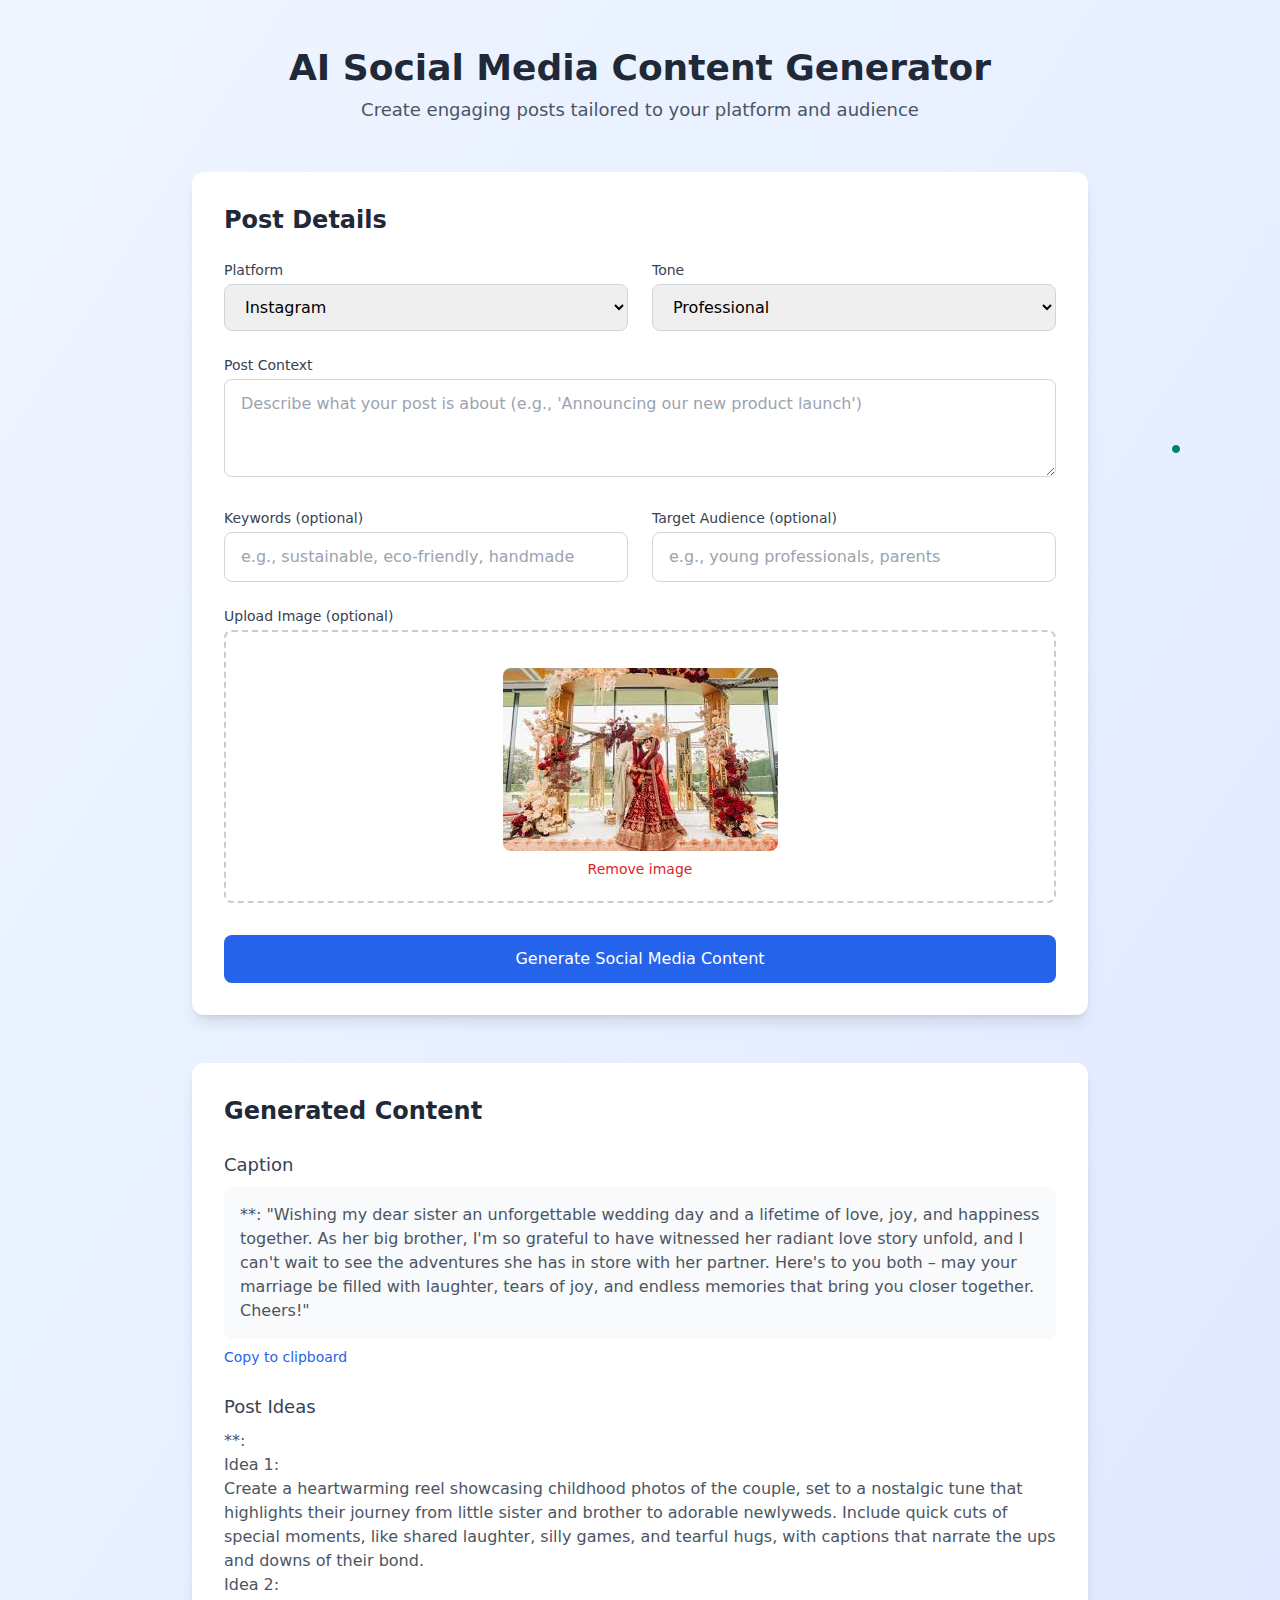
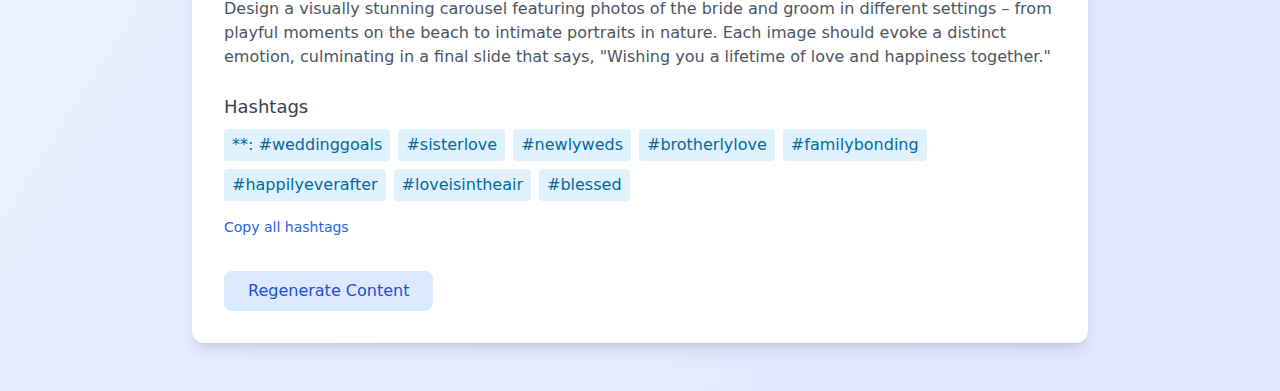
<file: projectfolder/AI Social Media Content Generator.html>
<!DOCTYPE html>
<!-- saved from url=(0034)http://localhost:5000/social-media -->
<html lang="en"><grammarly-extension data-grammarly-shadow-root="true" class="dnXmp" style="position: absolute; top: 0px; left: 0px; pointer-events: none; --rem: 16;"><template shadowrootmode="open"><style>.teaserCard_fxhghsp{background:#ffffff;border-radius:0 calc(0.75px * var(--rem)) calc(0.75px * var(--rem)) calc(0.75px * var(--rem));box-shadow:0px 1px 8px 0.5px rgba(135, 141, 162, 0.50);font-size:calc(0.875px * var(--rem));line-height:1.5;margin-top:3px;max-width:calc(21.5px * var(--rem));padding:calc(0.25px * var(--rem))}.showFullCard_frsuylz{color:#016A5E;display:inline-block;font-family:Inter;font-size:calc(0.875px * var(--rem));font-weight:700;line-height:1.5;white-space:nowrap}.dismissIconRow_f1s0la05{bottom:0;cursor:pointer;display:flex;flex-direction:column;justify-content:end;padding:calc(0.5px * var(--rem));position:absolute;right:0}.dismissIconBox_f1kkwfhx{align-items:center;border:1px solid transparent;border-radius:calc(0.5px * var(--rem));display:flex;height:calc(2px * var(--rem));justify-content:center;width:calc(2px * var(--rem))}.dismissIconBox_f1kkwfhx:hover{background:#EBEBEB;border:1px solid #A8A8A8 !important}.teaserRow_fit6i0j{cursor:pointer;display:flex;gap:calc(0.5px * var(--rem));padding:calc(0.25px * var(--rem));padding-right:calc(2.5px * var(--rem))}.teaserBackground_f1akz7ku{background:transparent}.teaserBackground_f1akz7ku:hover{background:#EBEBEB;border-radius:calc(0.5px * var(--rem))}.suggestionText_ffqtqcu{margin-left:0;margin-right:calc(0.5px * var(--rem))}.teaserContent_f1a11phz{display:inline-block;text-align:left;width:fit-content}.logo_fofu1t3{align-items:center;display:flex;height:calc(1.25px * var(--rem));justify-content:center;padding-left:calc(0.25px * var(--rem))}.iconSize_ftxbu1z{height:calc(1.25px * var(--rem));width:calc(1.25px * var(--rem))}.wrapper_fpd82bo{border:7px solid rgb(51, 57, 84);position:absolute;transform:translate(-7px, -7px)}.top_fxrg51k{border-left-color:transparent;border-right-color:transparent;border-top-color:transparent}.top_fxrg51k + *{transform:translateY(7px)}.right_f8ouv74{border-bottom-color:transparent;border-right-color:transparent;border-top-color:transparent}.right_f8ouv74 + *{transform:translateX(-7px)}.bottom_f1egmyip{border-bottom-color:transparent;border-left-color:transparent;border-right-color:transparent}.bottom_f1egmyip + *{transform:translateY(-7px)}.left_fadbd2e{border-bottom-color:transparent;border-left-color:transparent;border-top-color:transparent}.left_fadbd2e + *{transform:translateX(7px)}.hidden_f5z7vvf{opacity:0;visibility:hidden}.wrapper_f1x2i2y1{position:absolute;transition:opacity .2s}.container_f1bp7wzs{pointer-events:none;position:fixed;z-index:10000}@media print{.container_f1bp7wzs{visibility:hidden}}.content_f57u1qe{background:rgb(51, 57, 84);border-radius:calc(0.25px * var(--rem));color:#F9FAFF;font-size:calc(0.75px * var(--rem));letter-spacing:0.25px;line-height:calc(1px * var(--rem));padding:calc(0.25px * var(--rem)) calc(1px * var(--rem));text-align:center;white-space:nowrap}</style><style>*[data-gramm] g{display:inline;color:inherit !important;font-size:inherit !important}*[data-gramm] gr_block{color:inherit !important;font-size:inherit !important}*[data-gramm][data-gramm_editor] .gr-alert.gr_spell,body[data-gramm_id][data-gramm_editor] .gr-alert.gr_spell,*[data-gramm][data-gramm_editor] .gr-alert.gr_gramm,body[data-gramm_id][data-gramm_editor] .gr-alert.gr_gramm{border-bottom:2px solid transparent;background-repeat:no-repeat;background-position:-1px calc(100% + 3px);background-image:url(chrome-extension://kbfnbcaeplbcioakkpcpgfkobkghlhen/src/images/1e327dac156d0f9d/underline-inline-cards.svg);background-size:calc(100% + 1px) 100%;}*[data-gramm][data-gramm_editor] .gr-alert.gr_spell.gr_premium,body[data-gramm_id][data-gramm_editor] .gr-alert.gr_spell.gr_premium,*[data-gramm][data-gramm_editor] .gr-alert.gr_gramm.gr_premium,body[data-gramm_id][data-gramm_editor] .gr-alert.gr_gramm.gr_premium{background-image:url(chrome-extension://kbfnbcaeplbcioakkpcpgfkobkghlhen/src/images/35ca7c56ceec901d/underline-inline-cards-premium.svg)}*[data-gramm][data-gramm_editor] .gr-alert.gr_spell.gr_spell .gr_gramm.gr-alert,body[data-gramm_id][data-gramm_editor] .gr-alert.gr_spell.gr_spell .gr_gramm.gr-alert,*[data-gramm][data-gramm_editor] .gr-alert.gr_gramm.gr_spell .gr_gramm.gr-alert,body[data-gramm_id][data-gramm_editor] .gr-alert.gr_gramm.gr_spell .gr_gramm.gr-alert,*[data-gramm][data-gramm_editor] .gr-alert.gr_spell.gr_gramm .gr_gramm.gr-alert,body[data-gramm_id][data-gramm_editor] .gr-alert.gr_spell.gr_gramm .gr_gramm.gr-alert,*[data-gramm][data-gramm_editor] .gr-alert.gr_gramm.gr_gramm .gr_gramm.gr-alert,body[data-gramm_id][data-gramm_editor] .gr-alert.gr_gramm.gr_gramm .gr_gramm.gr-alert{background-image:url(chrome-extension://kbfnbcaeplbcioakkpcpgfkobkghlhen/src/images/1e327dac156d0f9d/underline-inline-cards.svg);}*[data-gramm][data-gramm_editor] .gr-alert.gr_spell.gr_spell .gr_gramm.gr-alert.gr_premium,body[data-gramm_id][data-gramm_editor] .gr-alert.gr_spell.gr_spell .gr_gramm.gr-alert.gr_premium,*[data-gramm][data-gramm_editor] .gr-alert.gr_gramm.gr_spell .gr_gramm.gr-alert.gr_premium,body[data-gramm_id][data-gramm_editor] .gr-alert.gr_gramm.gr_spell .gr_gramm.gr-alert.gr_premium,*[data-gramm][data-gramm_editor] .gr-alert.gr_spell.gr_gramm .gr_gramm.gr-alert.gr_premium,body[data-gramm_id][data-gramm_editor] .gr-alert.gr_spell.gr_gramm .gr_gramm.gr-alert.gr_premium,*[data-gramm][data-gramm_editor] .gr-alert.gr_gramm.gr_gramm .gr_gramm.gr-alert.gr_premium,body[data-gramm_id][data-gramm_editor] .gr-alert.gr_gramm.gr_gramm .gr_gramm.gr-alert.gr_premium{background-image:url(chrome-extension://kbfnbcaeplbcioakkpcpgfkobkghlhen/src/images/35ca7c56ceec901d/underline-inline-cards-premium.svg)}*[data-gramm][data-gramm_editor] .gr-alert.gr_spell.gr_run_anim,body[data-gramm_id][data-gramm_editor] .gr-alert.gr_spell.gr_run_anim,*[data-gramm][data-gramm_editor] .gr-alert.gr_gramm.gr_run_anim,body[data-gramm_id][data-gramm_editor] .gr-alert.gr_gramm.gr_run_anim{animation:gr__appear_critical .4s ease forwards;}@supports (-ms-ime-align:auto){*[data-gramm][data-gramm_editor] .gr-alert.gr_spell.gr_run_anim,body[data-gramm_id][data-gramm_editor] .gr-alert.gr_spell.gr_run_anim,*[data-gramm][data-gramm_editor] .gr-alert.gr_gramm.gr_run_anim,body[data-gramm_id][data-gramm_editor] .gr-alert.gr_gramm.gr_run_anim{animation:none !important}}*[data-gramm][data-gramm_editor] .gr-alert.gr_spell.gr_disable_anim_appear,body[data-gramm_id][data-gramm_editor] .gr-alert.gr_spell.gr_disable_anim_appear,*[data-gramm][data-gramm_editor] .gr-alert.gr_gramm.gr_disable_anim_appear,body[data-gramm_id][data-gramm_editor] .gr-alert.gr_gramm.gr_disable_anim_appear{animation:none !important;background-size:calc(100% + 1px) 100% !important}*[data-gramm][data-gramm_editor] .gr-alert.gr_spell.gr-progress,body[data-gramm_id][data-gramm_editor] .gr-alert.gr_spell.gr-progress,*[data-gramm][data-gramm_editor] .gr-alert.gr_gramm.gr-progress,body[data-gramm_id][data-gramm_editor] .gr-alert.gr_gramm.gr-progress{animation:gr__appear_critical_sel_inline .5s ease forwards,gr__appear_critical .5s forwards !important;background-image:url(chrome-extension://kbfnbcaeplbcioakkpcpgfkobkghlhen/src/images/283f5c27d57541c1/underline-inline-cards-appear.svg) !important;border-bottom-width:2px;}*[data-gramm][data-gramm_editor] .gr-alert.gr_spell.gr-progress.gr_premium,body[data-gramm_id][data-gramm_editor] .gr-alert.gr_spell.gr-progress.gr_premium,*[data-gramm][data-gramm_editor] .gr-alert.gr_gramm.gr-progress.gr_premium,body[data-gramm_id][data-gramm_editor] .gr-alert.gr_gramm.gr-progress.gr_premium{animation:gr__appear_premium_sel_inline .5s ease forwards,gr__appear_critical .5s forwards !important;background-image:url(chrome-extension://kbfnbcaeplbcioakkpcpgfkobkghlhen/src/images/0a157672c1130a96/underline-inline-cards-appear-premium.svg) !important}*[data-gramm][data-gramm_editor] .gr-alert.gr_spell.gr-progress-overlay,body[data-gramm_id][data-gramm_editor] .gr-alert.gr_spell.gr-progress-overlay,*[data-gramm][data-gramm_editor] .gr-alert.gr_gramm.gr-progress-overlay,body[data-gramm_id][data-gramm_editor] .gr-alert.gr_gramm.gr-progress-overlay{animation:gr__appear_critical_sel_inline_overlay .5s ease forwards,gr__appear_critical .5s forwards !important;background-image:url(chrome-extension://kbfnbcaeplbcioakkpcpgfkobkghlhen/src/images/283f5c27d57541c1/underline-inline-cards-appear.svg) !important;border-bottom-width:2px;}*[data-gramm][data-gramm_editor] .gr-alert.gr_spell.gr-progress-overlay.gr_premium,body[data-gramm_id][data-gramm_editor] .gr-alert.gr_spell.gr-progress-overlay.gr_premium,*[data-gramm][data-gramm_editor] .gr-alert.gr_gramm.gr-progress-overlay.gr_premium,body[data-gramm_id][data-gramm_editor] .gr-alert.gr_gramm.gr-progress-overlay.gr_premium{animation:gr__appear_premium_sel_inline .5s ease forwards,gr__appear_critical .5s forwards !important;background-image:url(chrome-extension://kbfnbcaeplbcioakkpcpgfkobkghlhen/src/images/0a157672c1130a96/underline-inline-cards-appear-premium.svg) !important}*[data-gramm][data-gramm_editor] .gr-alert.gr_spell.gr_disable_anim_appear.gr-progress,body[data-gramm_id][data-gramm_editor] .gr-alert.gr_spell.gr_disable_anim_appear.gr-progress,*[data-gramm][data-gramm_editor] .gr-alert.gr_gramm.gr_disable_anim_appear.gr-progress,body[data-gramm_id][data-gramm_editor] .gr-alert.gr_gramm.gr_disable_anim_appear.gr-progress{animation:gr__appear_critical_sel_inline .5s ease forwards !important;background-size:calc(100% + 3px) 100% !important;background-position-x:-2px !important;}*[data-gramm][data-gramm_editor] .gr-alert.gr_spell.gr_disable_anim_appear.gr-progress.gr_premium,body[data-gramm_id][data-gramm_editor] .gr-alert.gr_spell.gr_disable_anim_appear.gr-progress.gr_premium,*[data-gramm][data-gramm_editor] .gr-alert.gr_gramm.gr_disable_anim_appear.gr-progress.gr_premium,body[data-gramm_id][data-gramm_editor] .gr-alert.gr_gramm.gr_disable_anim_appear.gr-progress.gr_premium{animation:gr__appear_premium_sel_inline .5s ease forwards !important}*[data-gramm][data-gramm_editor] .gr-alert.gr_spell.gr_disable_anim_appear.gr-progress-overlay,body[data-gramm_id][data-gramm_editor] .gr-alert.gr_spell.gr_disable_anim_appear.gr-progress-overlay,*[data-gramm][data-gramm_editor] .gr-alert.gr_gramm.gr_disable_anim_appear.gr-progress-overlay,body[data-gramm_id][data-gramm_editor] .gr-alert.gr_gramm.gr_disable_anim_appear.gr-progress-overlay{animation:gr__appear_critical_sel_inline_overlay .5s ease forwards !important;background-size:calc(100% + 3px) 100% !important;background-position-x:-2px !important;}*[data-gramm][data-gramm_editor] .gr-alert.gr_spell.gr_disable_anim_appear.gr-progress-overlay.gr_premium,body[data-gramm_id][data-gramm_editor] .gr-alert.gr_spell.gr_disable_anim_appear.gr-progress-overlay.gr_premium,*[data-gramm][data-gramm_editor] .gr-alert.gr_gramm.gr_disable_anim_appear.gr-progress-overlay.gr_premium,body[data-gramm_id][data-gramm_editor] .gr-alert.gr_gramm.gr_disable_anim_appear.gr-progress-overlay.gr_premium{animation:gr__appear_premium_sel_inline .5s ease forwards !important}*[data-gramm][data-gramm_editor] .gr-alert.gr_spell.gr_replaced,body[data-gramm_id][data-gramm_editor] .gr-alert.gr_spell.gr_replaced,*[data-gramm][data-gramm_editor] .gr-alert.gr_gramm.gr_replaced,body[data-gramm_id][data-gramm_editor] .gr-alert.gr_gramm.gr_replaced{border-bottom:0 !important;background-size:0 !important}*[data-gramm][data-gramm_editor] .gr-alert.gr_spell.gr_hide.sel,body[data-gramm_id][data-gramm_editor] .gr-alert.gr_spell.gr_hide.sel,*[data-gramm][data-gramm_editor] .gr-alert.gr_gramm.gr_hide.sel,body[data-gramm_id][data-gramm_editor] .gr-alert.gr_gramm.gr_hide.sel{border-bottom-width:2px}*[data-gramm][data-gramm_editor] .gr-alert.gr_spell.gr_tiny,body[data-gramm_id][data-gramm_editor] .gr-alert.gr_spell.gr_tiny,*[data-gramm][data-gramm_editor] .gr-alert.gr_gramm.gr_tiny,body[data-gramm_id][data-gramm_editor] .gr-alert.gr_gramm.gr_tiny,*[data-gramm][data-gramm_editor] .gr-alert.gr_spell:empty,body[data-gramm_id][data-gramm_editor] .gr-alert.gr_spell:empty,*[data-gramm][data-gramm_editor] .gr-alert.gr_gramm:empty,body[data-gramm_id][data-gramm_editor] .gr-alert.gr_gramm:empty{padding:0 .35em;margin:0 -.35em}*[data-gramm][data-gramm_editor] .kix-lineview .gr-alert.gr_spell,body[data-gramm_id][data-gramm_editor] .kix-lineview .gr-alert.gr_spell,*[data-gramm][data-gramm_editor] .kix-lineview .gr-alert.gr_gramm,body[data-gramm_id][data-gramm_editor] .kix-lineview .gr-alert.gr_gramm{padding:0;margin:0;width:100%;bottom:-2px;position:absolute;height:4px;}*[data-gramm][data-gramm_editor] .kix-lineview .gr-alert.gr_spell.gr_tiny,body[data-gramm_id][data-gramm_editor] .kix-lineview .gr-alert.gr_spell.gr_tiny,*[data-gramm][data-gramm_editor] .kix-lineview .gr-alert.gr_gramm.gr_tiny,body[data-gramm_id][data-gramm_editor] .kix-lineview .gr-alert.gr_gramm.gr_tiny{padding:0 .35em !important;margin:0 -.35em !important}ghost *[data-gramm][data-gramm_editor] .gr-alert.gr-progress,grammarly-ghost *[data-gramm][data-gramm_editor] .gr-alert.gr-progress,ghost body[data-gramm_id][data-gramm_editor] .gr-alert.gr-progress,grammarly-ghost body[data-gramm_id][data-gramm_editor] .gr-alert.gr-progress{animation:gr__appear_critical_sel_inline .5s ease forwards !important;}ghost *[data-gramm][data-gramm_editor] .gr-alert.gr-progress.gr_premium,grammarly-ghost *[data-gramm][data-gramm_editor] .gr-alert.gr-progress.gr_premium,ghost body[data-gramm_id][data-gramm_editor] .gr-alert.gr-progress.gr_premium,grammarly-ghost body[data-gramm_id][data-gramm_editor] .gr-alert.gr-progress.gr_premium{animation:gr__appear_premium_sel_inline .5s ease forwards !important}ghost .gr_highlight_replacement,grammarly-ghost .gr_highlight_replacement,*[data-gramm][data-gramm_editor] .gr_highlight_replacement,body[data-gramm_id][data-gramm_editor] .gr_highlight_replacement{animation:gr__fade_replacement___ 3s ease forwards !important}@keyframes gr__appear_critical{0%{background-size:0 100%}100%{background-size:calc(100% + 1px) 100%}}@keyframes gr__appear_critical_sel_inline{0%{background-color:transparent;background-size:calc(100% + 1px) 100% !important}100%{background-color:#f6d5d9;background-size:calc(100% + 1px) 100% !important}}@keyframes gr__appear_premium_sel_inline{0%{background-color:transparent;background-size:calc(100% + 1px) 100% !important}100%{background-color:rgba(250,214,51,0.25);background-size:calc(100% + 1px) 100% !important}}@keyframes gr__appear_critical_sel_inline_overlay{0%{background-color:transparent;background-size:calc(100% + 1px) 100% !important}100%{background-color:rgba(255,0,0,0.15);background-size:calc(100% + 1px) 100% !important}}@keyframes gr__fade_replacement___{0%{background-color:#cff3ec}100%{background-color:transparent}}
/* This file is autogenerated by Grammarly Design System */
:host {
  --blue-0: #f3f6ff;
  --blue-10: #d1dbfe;
  --blue-20: #adbff9;
  --blue-30: #7d99f0;
  --blue-40: #3e6cf4;
  --blue-60: #2551da;
  --blue-80: #02379e;
  --blue-90: #000a62;
  --blue-100: #000a26;
  --blue-gray-0: #f4f4f6;
  --blue-gray-5: #e2e4e9;
  --blue-gray-10: #cdd1dc;
  --blue-gray-20: #c2c6d4;
  --blue-gray-30: #adb2c3;
  --blue-gray-35: #99a0b3;
  --blue-gray-40: #878da2;
  --blue-gray-50: #798096;
  --blue-gray-60: #646b81;
  --blue-gray-70: #565b6c;
  --blue-gray-80: #474b58;
  --blue-gray-90: #27282e;
  --blue-gray-100: #161719;
  --gold-0: #fff6e0;
  --gold-10: #ffebb8;
  --gold-20: #ffdc85;
  --gold-30: #ffbf47;
  --gold-40: #ffa10a;
  --gold-60: #e57300;
  --gold-80: #bd5200;
  --gold-90: #7a3500;
  --gold-100: #1a0b00;
  --green-0: #eafaf9;
  --green-10: #b1f0e8;
  --green-20: #73e1d4;
  --green-30: #2cc9b6;
  --green-40: #16ac9a;
  --green-60: #027e6f;
  --green-80: #016a5e;
  --green-90: #014c43;
  --green-100: #00231f;
  --light-green: #00e0ac;
  --magenta-0: #ffe5f0;
  --magenta-10: #fec8dd;
  --magenta-20: #faaccb;
  --magenta-30: #f079a8;
  --magenta-40: #e14683;
  --magenta-60: #d21861;
  --magenta-80: #990c43;
  --magenta-90: #600428;
  --magenta-100: #26000f;
  --neutral-gray-0: #f5f5f5;
  --neutral-gray-5: #e6e6e6;
  --neutral-gray-10: #ebebeb;
  --neutral-gray-20: #d9d9d9;
  --neutral-gray-30: #bcbcbc;
  --neutral-gray-35: #a9a9a9;
  --neutral-gray-40: #a8a8a8;
  --neutral-gray-50: #858585;
  --neutral-gray-60: #707070;
  --neutral-gray-70: #616161;
  --neutral-gray-80: #545454;
  --neutral-gray-90: #2e2e2e;
  --neutral-gray-100: #1c1c1c;
  --purple-0: #f7f6fe;
  --purple-10: #ddd9f9;
  --purple-20: #cac3f7;
  --purple-30: #a598f0;
  --purple-40: #8675eb;
  --purple-60: #5e47e5;
  --purple-80: #3d27c0;
  --purple-90: #1b0d6f;
  --purple-100: #0e073b;
  --red-0: #ffeae9;
  --red-10: #ffd1d0;
  --red-20: #ffa8a8;
  --red-30: #ff7a74;
  --red-40: #ff4d45;
  --red-60: #eb0a00;
  --red-80: #cd0800;
  --red-90: #8f0600;
  --red-100: #510300;
  --teal-0: #e6fdfd;
  --teal-10: #ccfafa;
  --teal-20: #b3f8f8;
  --teal-30: #80f3f3;
  --teal-40: #00e6e6;
  --teal-60: #00c4c4;
  --teal-80: #027d7d;
  --teal-90: #005c5c;
  --teal-100: #001f1f;
  --transparent: #ffffff00;
  --white: #ffffff;
  --yellow-green: #d5ff00;
}
/* This file is autogenerated by Grammarly Design System */
:host {
  --elevation100-border: 1px solid var(--color-elevation-outline-default-1);
  --elevation100-shadow: 0px 1px 4px 0.5px var(--color-border-base-default-f3);

  --elevation200-border: 1px solid var(--color-elevation-outline-default-1);
  --elevation200-shadow: 0px 1px 8px 0.5px var(--color-border-base-default-f5);

  --elevation300-border: 1px solid var(--color-elevation-outline-default-1);
  --elevation300-shadow: 0px 2px 12px 0.5px var(--color-border-base-default-f5);

  --elevation-low-border: 1px solid var(--color-elevation-outline-default-1);
  --elevation-low-shadow: 0px 1px 4px 0.5px var(--color-elevation-base-default-f5);

  --elevation-medium-border: 1px solid var(--color-elevation-outline-default-1);
  --elevation-medium-shadow: 0px 1px 8px 0.5px var(--color-elevation-base-default-f4);

  --elevation-high-border: 1px solid var(--color-elevation-outline-default-1);
  --elevation-high-shadow: 0px 2px 12px 0.5px var(--color-elevation-base-default-f3);
}
/* This file is autogenerated by Grammarly Design System */
:host {
  --radius-half: calc(0.125px * var(--rem, 16));
  --radius-0: calc(0px * var(--rem, 16));
  --radius-1: calc(0.25px * var(--rem, 16));
  --radius-1-and-half: calc(0.375px * var(--rem, 16));
  --radius-2: calc(0.5px * var(--rem, 16));
  --radius-2-and-half: calc(0.625px * var(--rem, 16));
  --radius-3: calc(0.75px * var(--rem, 16));
  --radius-4: calc(1px * var(--rem, 16));
  --radius-5: calc(1.25px * var(--rem, 16));
  --radius-6: calc(1.5px * var(--rem, 16));
  --radius-25: calc(6.25px * var(--rem, 16));
}
/* This file is autogenerated by Grammarly Design System */
:host,
[data-gds-theme="light"] {
  --color-background-addition-default: #016a5e;
  --color-background-addition-subdued: #eafaf9;
  --color-background-base-default: #ffffff;
  --color-background-base-subdued: #f5f5f5;
  --color-background-base-inverse: #1c1c1c;
  --color-background-brand-default: #027e6f;
  --color-background-brand-subdued: #eafaf9;
  --color-background-business-default: #707070;
  --color-background-business-subdued: #f5f5f5;
  --color-background-clarity-default: #2551da;
  --color-background-clarity-subdued: #f3f6ff;
  --color-background-correctness-default: #eb0a00;
  --color-background-correctness-subdued: #ffeae9;
  --color-background-critical-default: #eb0a00;
  --color-background-critical-subdued: #ffeae9;
  --color-background-deletion-default: #eb0a00;
  --color-background-deletion-subdued: #ffeae9;
  --color-background-delivery-default: #5e47e5;
  --color-background-delivery-subdued: #f7f6fe;
  --color-background-engagement-default: #016a5e;
  --color-background-engagement-subdued: #eafaf9;
  --color-background-enterprise-default: #1b0d6f;
  --color-background-neutral-default: #707070;
  --color-background-plagiarism-default: #027d7d;
  --color-background-plagiarism-subdued: #e6fdfd;
  --color-background-premium-default: #ffbf47;
  --color-background-premium-subdued: #fff6e0;
  --color-background-pro-default: #ffbf47;
  --color-background-success-default: #016a5e;
  --color-background-success-subdued: #eafaf9;
  --color-background-warning-default: #bd5200;
  --color-background-warning-subdued: #fff6e0;
  --color-border-addition-default: #016a5e;
  --color-border-addition-subdued: #73e1d4;
  --color-border-base-default: #7f7f7f;
  --color-border-base-subdued: #d9d9d9;
  --color-border-base-inverse: #ffffff;
  --color-border-brand-default: #027e6f;
  --color-border-brand-subdued: #73e1d4;
  --color-border-business-default: #707070;
  --color-border-business-subdued: #d9d9d9;
  --color-border-clarity-default: #3e6cf4;
  --color-border-correctness-default: #f00c00;
  --color-border-critical-default: #eb0a00;
  --color-border-critical-subdued: #ffa8a8;
  --color-border-deletion-default: #696969;
  --color-border-deletion-subdued: #696969;
  --color-border-delivery-default: #5e47e5;
  --color-border-elevated-default: #ffffff00;
  --color-border-engagement-default: #016a5e;
  --color-border-plagiarism-default: #027d7d;
  --color-border-premium-default: #ffa10a;
  --color-border-premium-subdued: #ffa10a;
  --color-border-pro-default: #ffa10a;
  --color-border-success-default: #016a5e;
  --color-border-success-subdued: #73e1d4;
  --color-border-warning-default: #bd5200;
  --color-border-warning-subdued: #ffdc85;
  --color-elevation-base-default: #707070;
  --color-elevation-outline-default: #d9d9d9;
  --color-icon-addition-default: #016a5e;
  --color-icon-addition-inverse: #2cc9b6;
  --color-icon-base-default: #707070;
  --color-icon-base-subdued: #bcbcbc;
  --color-icon-base-inverse: #ffffff;
  --color-icon-brand-default: #027e6f;
  --color-icon-business-default: #707070;
  --color-icon-critical-default: #cd0800;
  --color-icon-critical-inverse: #ff7a74;
  --color-icon-deletion-default: #cd0800;
  --color-icon-delivery-default: #5e47e5;
  --color-icon-delivery-inverse: #a598f0;
  --color-icon-premium-default: #7a3500;
  --color-icon-pro-default: #1c1c1c;
  --color-icon-success-default: #016a5e;
  --color-icon-warning-default: #e57300;
  --color-icon-warning-inverse: #ffbf47;
  --color-illustration-fill-1: #ebebeb;
  --color-illustration-fill-2: #ffffff;
  --color-illustration-fill-default: #1c1c1c;
  --color-illustration-shadow-default: #a8a8a8;
  --color-illustration-stroke-1: #1c1c1c;
  --color-illustration-stroke-2: #1c1c1c;
  --color-illustration-stroke-3: #ffffff;
  --color-illustration-stroke-default: #1c1c1c;
  --color-text-addition-default: #016a5e;
  --color-text-base-default: #1c1c1c;
  --color-text-base-subdued: #707070;
  --color-text-base-inverse: #ffffff;
  --color-text-brand-default: #027e6f;
  --color-text-business-default: #545454;
  --color-text-clarity-default: #02379e;
  --color-text-correctness-default: #cd0800;
  --color-text-critical-default: #cd0800;
  --color-text-dark-default: #1c1c1c;
  --color-text-deletion-default: #696969;
  --color-text-delivery-default: #3d27c0;
  --color-text-engagement-default: #016a5e;
  --color-text-enterprise-default: #ffffff;
  --color-text-light-default: #ffffff;
  --color-text-plagiarism-default: #027d7d;
  --color-text-premium-default: #7a3500;
  --color-text-pro-default: #1c1c1c;
  --color-text-success-default: #016a5e;
  --color-text-warning-default: #7a3500;
  --color-elevation-outline-default-1: rgba(217, 217, 217, 1);
  --color-border-base-default-f3: rgba(127, 127, 127, 0.3);
  --color-border-base-default-f5: rgba(127, 127, 127, 0.5);
  --color-elevation-base-default-f5: rgba(112, 112, 112, 0.5);
  --color-elevation-base-default-f4: rgba(112, 112, 112, 0.4);
  --color-elevation-base-default-f3: rgba(112, 112, 112, 0.3);
}
/* This file is autogenerated by Grammarly Design System */
:host {
  --space-quarter: calc(0.0625px * var(--rem, 16));
  --space-half: calc(0.125px * var(--rem, 16));
  --space-0: calc(0px * var(--rem, 16));
  --space-1: calc(0.25px * var(--rem, 16));
  --space-2: calc(0.5px * var(--rem, 16));
  --space-3: calc(0.75px * var(--rem, 16));
  --space-4: calc(1px * var(--rem, 16));
  --space-5: calc(1.25px * var(--rem, 16));
  --space-6: calc(1.5px * var(--rem, 16));
  --space-8: calc(2px * var(--rem, 16));
  --space-10: calc(2.5px * var(--rem, 16));
  --space-12: calc(3px * var(--rem, 16));
  --space-14: calc(3.5px * var(--rem, 16));
  --space-16: calc(4px * var(--rem, 16));
  --space-18: calc(4.5px * var(--rem, 16));
  --space-20: calc(5px * var(--rem, 16));
}

:host{--base-boundaries-primary-default:#878da2;--base-boundaries-secondary-default:#cdd1dc;--base-content-onprimary-default:#fff;--base-content-primary-default:#161719;--base-content-secondary-default:#646b81;--base-surface-primary-default:#fff;--base-surface-secondary-default:#f4f4f6;--emphasized-content-onprimary-default:#161719;--emphasized-content-primary-default:#fff;--emphasized-content-secondary-default:#99a0b3;--emphasized-dangeranddeletion-primary-default:#f1768a;--emphasized-dangeranddeletion-primary-hover:#fbabb8;--emphasized-interactivebranded-primary-default:#8ca6f6;--emphasized-interactivebranded-primary-hover:#b8c8fb;--emphasized-interactiveneutral-primary-default:#99a0b3;--emphasized-interactiveneutral-primary-hover:#c2c6d4;--emphasized-successandaddition-primary-default:#18e7b7;--emphasized-successandaddition-primary-hover:#7cf4d8;--emphasized-surface-primary-default:#161719;--emphasized-warning-primary-default:#ffa600;--emphasized-warning-primary-hover:#ffc444;--interface-dangeranddeletion-primary-default:#d31332;--interface-dangeranddeletion-primary-hover:#990921;--interface-dangeranddeletion-secondary-default:#ffebee;--interface-dangeranddeletion-secondary-hover:#fecdd5;--interface-interactivebranded-primary-default:#2551da;--interface-interactivebranded-primary-hover:#02289e;--interface-interactivebranded-secondary-default:#e5ebff;--interface-interactivebranded-secondary-hover:#d7e0fe;--interface-interactiveneutral-primary-default:#646b81;--interface-interactiveneutral-primary-hover:#474b58;--interface-interactiveneutral-secondary-default:#f4f4f6;--interface-interactiveneutral-secondary-hover:#cdd1dc;--interface-premium-primary-default:#935f00;--interface-premium-primary-hover:#5c3c00;--interface-premium-secondary-default:#fff4e0;--interface-premium-secondary-hover:#ffeac2;--interface-successandaddition-primary-default:#05735a;--interface-successandaddition-primary-hover:#024d3b;--interface-successandaddition-secondary-default:#e0fff8;--interface-successandaddition-secondary-hover:#befdef;--interface-warning-primary-default:#935f00;--interface-warning-primary-hover:#5c3c00;--interface-warning-secondary-default:#fff4e0;--interface-warning-secondary-hover:#ffeac2;--suggestioncategories-business-primary-default:#646b81;--suggestioncategories-business-primary-hover:#474b58;--suggestioncategories-business-secondary-default:#f4f4f6;--suggestioncategories-business-secondary-hover:#cdd1dc;--suggestioncategories-clarity-primary-default:#2551da;--suggestioncategories-clarity-primary-hover:#02289e;--suggestioncategories-clarity-secondary-default:#e5ebff;--suggestioncategories-clarity-secondary-hover:#d7e0fe;--suggestioncategories-correctness-primary-default:#d31332;--suggestioncategories-correctness-primary-hover:#990921;--suggestioncategories-correctness-secondary-default:#ffebee;--suggestioncategories-correctness-secondary-hover:#fecdd5;--suggestioncategories-delivery-primary-default:#8943bc;--suggestioncategories-delivery-primary-hover:#60258a;--suggestioncategories-delivery-secondary-default:#f3e0ff;--suggestioncategories-delivery-secondary-hover:#e6ccfb;--suggestioncategories-engagement-primary-default:#05735a;--suggestioncategories-engagement-primary-hover:#024d3b;--suggestioncategories-engagement-secondary-default:#e0fff8;--suggestioncategories-engagement-secondary-hover:#befdef;--suggestioncategories-plagiarism-primary-default:#09646c;--suggestioncategories-plagiarism-primary-hover:#034349;--suggestioncategories-plagiarism-secondary-default:#e0fcff;--suggestioncategories-plagiarism-secondary-hover:#b2f4fa;--base-boundaries-primary-default-1:#878da2;--base-boundaries-primary-default-f3:rgba(135,141,162,0.3);--base-boundaries-primary-default-f5:rgba(135,141,162,0.5)}
@media print{.dnXmp,:host(.dnXmp),[data-grammarly-part]{display:none !important}}
.E036s{overflow:hidden}
.ymqHP{visibility:hidden;position:fixed;}.ymqHP:after{content:'';position:absolute;visibility:visible;height:3px;bottom:0;border-radius:10px;background:#488cc8;animation:JQguZ 1.3s ease forwards}.ymqHP.ExcM8:after{animation:JQguZ .2s ease forwards}@keyframes JQguZ{0%{width:0%}100%{width:100%}}
.pHj9I{font-family:Inter,sans-serif;font-style:normal;font-weight:normal;color:#0e101a;font-size:12px;line-height:18px;padding:8px 16px;}.pHj9I.jijnV{display:grid;grid-template-columns:26px auto;}.pHj9I.jijnV .wONgE{font-family:Inter,sans-serif;font-style:normal;font-weight:normal;color:#6d758d;font-size:12px;line-height:18px}.pHj9I [data-grammarly-part='definitions-card-item-qualifier']{font-family:Inter,sans-serif;font-style:normal;font-weight:normal;color:#6d758d;font-size:12px;line-height:18px}
.jmKNY{padding:8px 16px}
.SD4B_{font-family:Inter,sans-serif;font-style:normal;font-weight:normal;color:#0e101a;font-size:14px;line-height:21px;font-feature-settings:'ss03' on;-webkit-font-smoothing:antialiased;background:#fff;border-radius:8px;overflow:hidden;outline:none;}.SD4B_.lDTYf{box-shadow:0 12px 48px rgba(109,117,141,0.2);}.SD4B_.lDTYf.I8fWz{min-width:216px;max-width:324px}.SD4B_.lDTYf.zFjOi{width:324px}.SD4B_.lDTYf.SzLk5{min-width:216px;max-width:none}.SD4B_.SsdZ1{width:100%;box-shadow:0 1px 8px rgba(109,117,141,0.18);}.SD4B_.SsdZ1 > *:first-child{margin:8px}.SD4B_.SsdZ1.OYPRO{min-height:52px;display:flex;flex-direction:column;justify-content:center}.SD4B_.FxoHS{cursor:pointer}
.WOgQw{display:flex;width:100%;}.WOgQw.vr12Q{align-items:center}.WOgQw.Xp7W2{justify-content:space-between}.WOgQw .mh9xQ{display:flex;justify-content:center;width:18px}.WOgQw .tGGjR{display:flex;flex:1;align-items:center}
.sk6r7{font-family:Inter,sans-serif;font-style:normal;font-weight:normal;color:#0e101a;font-size:12px;line-height:18px;padding:8px 16px;}.sk6r7 b{font-style:italic}
.GKcal{font-family:Inter,sans-serif;font-style:normal;font-weight:normal;color:#0e101a;font-size:12px;line-height:18px;display:flex;align-items:start;padding:8px 16px;}.GKcal .c2T9j,.GKcal .jp7Ti{width:16px;height:16px}.GKcal .i3Orm{height:18px;display:flex;align-items:center;margin-right:8px}.GKcal .xXlYa{margin-left:8px}.GKcal .xXlYa{margin-left:8px}
.goatt{display:block;}.goatt.cUc93{color:initial}
.stkrr{display:inline-flex;flex-direction:column;justify-content:center;border-radius:4px;padding:0 4px;}.stkrr.XTtJC{font-family:Inter,sans-serif;font-style:normal;font-weight:normal;color:#4a6ee0;font-size:10px;line-height:16px;letter-spacing:.04em;text-transform:uppercase;background:#edf5ff}.stkrr.VlXa2{font-family:Inter,sans-serif;font-style:normal;font-weight:normal;color:#0d8065;font-size:10px;line-height:16px;letter-spacing:.04em;text-transform:uppercase;background:#d7f7f0}.stkrr.TvgjE{font-family:Inter,sans-serif;font-style:normal;font-weight:normal;color:#8c5404;font-size:10px;line-height:16px;letter-spacing:.04em;text-transform:uppercase;background:#ffdf80}.stkrr.elqes{font-family:Inter,sans-serif;font-style:normal;font-weight:normal;color:#ce1331;font-size:10px;line-height:16px;letter-spacing:.04em;text-transform:uppercase;background:#fdf0f3}.stkrr.rI61B{border-radius:50%;padding:0;}.stkrr.j0sDJ{width:16px;height:16px}.stkrr.mJWU1{width:24px;height:24px}.stkrr.VhQJY{width:32px;height:32px}.stkrr .yHBKc{display:flex;justify-content:center;white-space:nowrap;}.stkrr .yHBKc.CZLBe{font-weight:bold}
.uaHSw,a{display:flex;justify-content:center;align-items:flex-start;white-space:nowrap}.uaHSw{background:transparent;flex-direction:column;padding:8px 16px;cursor:default;-webkit-user-select:none;-moz-user-select:none;user-select:none;}.uaHSw.avqAQ{cursor:pointer;background-color:#f0f2fc}.uaHSw a{color:inherit;text-decoration:none}.uaHSw a .uaHSw{width:100%}
@keyframes tRHmW{0%{transform:rotate(0)}100%{transform:rotate(360deg)}}.K_LMA{width:24px;height:24px;background-size:24px 24px;background-image:url(chrome-extension://kbfnbcaeplbcioakkpcpgfkobkghlhen/src/images/6461601641d74251/arrow-right.svg);background-repeat:no-repeat}
.nURov{display:inline-flex}.Ij6SI{display:flex;flex-direction:column;padding:8px 0;margin-block-start:0;margin-block-end:0;}.Ij6SI.O_T5O{padding:0}.Ij6SI .EF47u{font-family:Inter,sans-serif;font-style:normal;font-weight:normal;color:#6d758d;font-size:12px;line-height:18px;height:32px;padding-left:12px;display:flex;align-items:center}.Ij6SI .hiFzz{height:0;border-top:1px solid #e7e9f5}.Ij6SI .AFz96{border-top:1px solid #e7e9f5}.Ij6SI .G04S7{padding:8px 16px;}.Ij6SI .G04S7:first-of-type{padding-top:8px}.Ij6SI .G04S7:last-of-type{padding-bottom:8px}.Ij6SI .wt6uR{font-family:Inter,sans-serif;font-style:normal;font-weight:normal;color:#0e101a;font-size:14px;line-height:21px;font-feature-settings:'ss03' on;margin:0;padding:0 6px;cursor:pointer;height:40px;display:flex;flex-direction:column;justify-content:center;}.Ij6SI .wt6uR.ct1Rs{font-size:12px;line-height:18px;border-radius:4px;}.Ij6SI .wt6uR.ct1Rs.hJmoX{cursor:not-allowed}.Ij6SI .wt6uR.hJmoX{color:#9fa6bf}.Ij6SI .wt6uR .jgsgt.l6_mK{display:grid;grid-template-columns:32px auto;grid-column-gap:4px;align-items:center;padding-right:.5rem;}.Ij6SI .wt6uR .jgsgt.l6_mK .DD9ET{display:flex;justify-content:center;align-items:center}.Ij6SI .wt6uR:not(.hJmoX):hover{background-color:#f0f2fc}
.m0jPP{position:absolute;}.m0jPP.X6ecE{top:-8px;border-left:8px solid transparent;border-right:8px solid transparent;border-bottom:8px solid #fff;}.m0jPP.X6ecE.m12bb{border-bottom-color:#333954}.m0jPP.X6ecE.EKEQa{border-bottom-color:#161719}.m0jPP.NsYpj{bottom:-8px;border-left:8px solid transparent;border-right:8px solid transparent;border-top:8px solid #fff;}.m0jPP.NsYpj.m12bb{border-top-color:#333954}.m0jPP.NsYpj.EKEQa{border-top-color:#161719}.m0jPP.IQwgo{left:-8px;border-top:8px solid transparent;border-bottom:8px solid transparent;border-right:8px solid #fff;}.m0jPP.IQwgo.m12bb{border-right-color:#333954}.m0jPP.IQwgo.EKEQa{border-right-color:#161719}.m0jPP.k4czK{right:-8px;border-top:8px solid transparent;border-bottom:8px solid transparent;border-left:8px solid #fff;}.m0jPP.k4czK.m12bb{border-left-color:#333954}.m0jPP.k4czK.EKEQa{border-left-color:#161719}
.WEkke{display:inline-flex}.IjZe9{filter:drop-shadow(0 0 .5px #878da2) drop-shadow(0 0 2px rgba(135,141,162,0.5)) drop-shadow(0 1px 6px rgba(135,141,162,0.25))}
@keyframes DgOJb{0%{transform:rotate(0)}100%{transform:rotate(360deg)}}.xMSt8{width:32px;height:32px;background-size:32px 32px;background-image:url(chrome-extension://kbfnbcaeplbcioakkpcpgfkobkghlhen/src/images/905b120faab09422/close.svg);background-repeat:no-repeat}.KJIVs{width:24px;height:24px;background-size:24px 24px;background-image:url(chrome-extension://kbfnbcaeplbcioakkpcpgfkobkghlhen/src/images/ce7bc9687440e652/close-small.svg);background-repeat:no-repeat}.vwkk7{width:32px;height:32px;background-size:32px 32px;background-image:url(chrome-extension://kbfnbcaeplbcioakkpcpgfkobkghlhen/src/images/093e98fba73e0c60/close-white.svg);background-repeat:no-repeat}
.Xv6nu{box-shadow:none;-webkit-user-select:none;-moz-user-select:none;user-select:none;border:none;border-radius:4px;}.Xv6nu:focus{outline:#99c2ff auto 3px}.Xv6nu:focus:not(:focus-visible){outline:none}.Xv6nu:focus-visible{outline:#99c2ff auto 3px}.Xv6nu.wsrpG{border-radius:32px}.Xv6nu:not(.aaYpW){padding:0}.Xv6nu.zi_ja{font-family:Inter,sans-serif;font-style:normal;font-weight:bold;color:#fff;font-size:14px;line-height:26px}.Xv6nu.KumoA{font-family:Inter,sans-serif;font-style:normal;font-weight:bold;color:#fff;font-size:14px;line-height:32px}.Xv6nu.uQ7bn,.Xv6nu.v1SWt{font-family:Inter,sans-serif;font-style:normal;font-weight:bold;color:#4a6ee0;font-size:14px;line-height:32px}.Xv6nu.XiP1W{font-family:Inter,sans-serif;font-style:normal;font-weight:normal;color:#4a6ee0;font-size:12px;line-height:18px}.Xv6nu.FfbwC{cursor:pointer;}.Xv6nu.FfbwC.u8dZN{background:#4a6ee0;}.Xv6nu.FfbwC.u8dZN:hover{background:#638eeb}.Xv6nu.FfbwC.u8dZN:active{background:#3659b5}.Xv6nu.FfbwC.bx7Ao{background:#11a683;}.Xv6nu.FfbwC.bx7Ao:hover{background:#15c39a}.Xv6nu.FfbwC.bx7Ao:active{background:#0d8065}.Xv6nu.FfbwC.uQ7bn:not(.QJ7SS),.Xv6nu.FfbwC.XiP1W{background:transparent;}.Xv6nu.FfbwC.uQ7bn:not(.QJ7SS):hover,.Xv6nu.FfbwC.XiP1W:hover{color:#3659b5}.Xv6nu.FfbwC.uQ7bn:not(.QJ7SS):active,.Xv6nu.FfbwC.XiP1W:active{color:#26307d}.Xv6nu.FfbwC.uQ7bn.QJ7SS{background:transparent;transition:background .15s cubic-bezier(.4,0,.2,1);}.Xv6nu.FfbwC.uQ7bn.QJ7SS:hover{background:#e7e9f5}.Xv6nu.FfbwC.uQ7bn.QJ7SS:active{background:#c6cbde}.Xv6nu.FfbwC.v1SWt{background:transparent;border:1px solid #c6cbde;}.Xv6nu.FfbwC.v1SWt:hover{background:#edf5ff;color:#4a6ee0}.Xv6nu.FfbwC.v1SWt:active{background:#dbebff;color:#4a6ee0}.Xv6nu.FfbwC.R0C6b{background:#4d536e;}.Xv6nu.FfbwC.R0C6b:hover{background:#6d758d}.Xv6nu.FfbwC.R0C6b:active{background:#333954}.Xv6nu.FfbwC.Glsdy{background:#f0f2fc;}.Xv6nu.FfbwC.Glsdy:hover{background:#e7e9f5}.Xv6nu.FfbwC.Glsdy:active{background:#c6cbde}.Xv6nu.FfbwC.Xxwoy{background:#fff;box-shadow:0 0 2px .5px rgba(135,141,162,0.5),0 1px 6px .5px rgba(135,141,162,0.25);}.Xv6nu.FfbwC.Xxwoy:hover{background:#f0f2fc}.Xv6nu.FfbwC.Xxwoy:active{background:#e7e9f5}.Xv6nu.FfbwC.FyfT4{background:#ffdf80;color:#8c5404;}.Xv6nu.FfbwC.FyfT4 path{stroke:#8c5404}.Xv6nu.FfbwC.FyfT4:hover{background:#ffc940}.Xv6nu.VMMkP{pointer-events:none;background:#e7e9f5;color:#9fa6bf;}.Xv6nu.VMMkP.uQ7bn,.Xv6nu.VMMkP.XiP1W,.Xv6nu.VMMkP.v1SWt{background:transparent}.Xv6nu.VMMkP.v1SWt{border:1px solid #e7e9f5}.Xv6nu .xYKB9{font-weight:normal}
@keyframes IMGhE{0%{transform:rotate(0)}100%{transform:rotate(360deg)}}.Rktrz{background:#fff;box-shadow:0 0 .5px rgba(0,0,0,0.7),0 2px 8px rgba(26,33,52,0.2);border-radius:8px;}.Rktrz.Iackh{background:#333954}.Rktrz.Egf_e{background:#161719;color:#fff}.Rktrz.Zglu8{width:160px}.Rktrz.KDiTE{width:248px}.Rktrz.Ut6iQ{width:288px}.Rktrz.JyayS{width:344px}.Rktrz .w7cHF{padding-top:8px;padding-bottom:8px;padding-left:12px;padding-right:12px;display:flex;justify-content:space-between;align-items:center;}.Rktrz .w7cHF.sJfMe{flex-direction:row-reverse}.Rktrz .w7cHF .cRXvV{display:flex;align-items:center;}.Rktrz .w7cHF .cRXvV .mYqjL{margin-right:12px;}.Rktrz .w7cHF .cRXvV .mYqjL.D98fm{width:32px;height:32px;background-size:32px 32px;background-image:url(chrome-extension://kbfnbcaeplbcioakkpcpgfkobkghlhen/src/images/9d6accddf9d3a975/notification-ok.svg);background-repeat:no-repeat;margin-left:-6px}.Rktrz .w7cHF .cRXvV .mYqjL.y9R1h{width:32px;height:32px;background-size:32px 32px;background-image:url(chrome-extension://kbfnbcaeplbcioakkpcpgfkobkghlhen/src/images/9ea9cbd26195de3a/notification-warning.svg);background-repeat:no-repeat;margin-left:-6px}.Rktrz .lafeo{padding:11px 16px;}.Rktrz .lafeo.M2ZM4{padding:0}
.pg_od{font-family:Inter,sans-serif;font-style:normal;font-weight:normal;color:#6d758d;font-size:12px;line-height:18px;line-height:21px}
.AQrxz{font-family:Inter,sans-serif;font-style:normal;font-weight:normal;color:#0e101a;font-size:12px;line-height:18px}
.kilQ_{width:24px;height:24px;cursor:pointer;display:flex;justify-content:center;align-items:center;margin-left:14px;}.kilQ_:hover{background-color:#f0f2fc;border-radius:4px}
.ouSlE{font-family:Inter,sans-serif;font-style:normal;font-weight:normal;color:#0e101a;font-size:12px;line-height:18px;color:#8c5404;}.ouSlE svg{margin:0 6px}.qOolD{font-family:Inter,sans-serif;font-style:normal;font-weight:normal;color:#0e101a;font-size:12px;line-height:18px;color:#8c5404;}.qOolD svg{margin:0 6px 0 3px}
.amkYk{font-style:normal;font-weight:normal;font-family:Inter,-apple-system,BlinkMacSystemFont,'Segoe UI',Roboto,Oxygen,Ubuntu,Cantarell,'Helvetica Neue',sans-serif,Arial;}.amkYk button,.amkYk input,.amkYk textarea{font-family:inherit}
.GaXCJ{-webkit-font-smoothing:antialiased;display:flex;background:#333954;color:#fff;padding:8px;border-radius:4px;font-size:12px;line-height:16px;pointer-events:none;animation:BYM2T ease .2s forwards;flex-direction:row}.edAVi{min-width:18px;padding-right:8px}@keyframes BYM2T{from{opacity:0}to{opacity:1}}
@keyframes CSZH1{0%{transform:rotate(0)}100%{transform:rotate(360deg)}}._ErYR{background:none;cursor:pointer;border:none;border-radius:22px;padding:2px;}._ErYR:hover{background:#e2e4e9}._ErYR .i8HXG{width:22px;height:23px;background-size:22px 23px;background-image:url(chrome-extension://kbfnbcaeplbcioakkpcpgfkobkghlhen/src/images/4c1040aef5510f31/light-bulb.svg);background-repeat:no-repeat}
@keyframes PaktZ{0%{transform:rotate(0)}100%{transform:rotate(360deg)}}.EYiE8{align-items:center;-webkit-appearance:none;-moz-appearance:none;-o-appearance:none;appearance:none;border-radius:calc(var(--radius-half) + var(--radius-1));border:none;box-sizing:border-box;cursor:pointer;display:inline-flex;flex-direction:row;gap:var(--space-1);justify-content:center;outline:none;padding:0;text-align:start;transition:background-color .1s ease;white-space:nowrap;position:relative;width:-moz-fit-content;width:fit-content;margin:0;text-align:inherit;font-family:var(--font-stack-inter);font-feature-settings:"ss01" on,"cv08" on;-webkit-font-smoothing:antialiased;-moz-osx-font-smoothing:grayscale;}.EYiE8.z9uJO{color:var(--button-primary-text-default);background-color:var(--button-primary-background-default);font-weight:600;}.EYiE8.z9uJO:hover.EYiE8.z9uJO:not(:active).EYiE8.z9uJO:not(:disabled){background-color:var(--button-primary-background-hover)}.EYiE8.z9uJO:active{background-color:var(--button-primary-background-active)}.EYiE8.z9uJO:disabled{cursor:not-allowed;opacity:.4}.EYiE8.q5Jrx{color:var(--button-secondary-text-default);background-color:var(--button-secondary-background-default);box-shadow:inset 0 0 0 1px var(--button-secondary-border-default);}.EYiE8.q5Jrx:hover.EYiE8.q5Jrx:not(:active).EYiE8.q5Jrx:not(:disabled){color:var(--button-secondary-text-hover);background-color:var(--button-secondary-background-hover)}.EYiE8.q5Jrx:active{color:var(--button-secondary-text-active);background-color:var(--button-secondary-background-active)}.EYiE8.lzg5M{color:var(--button-tertiary-text-default);background-color:transparent;border-color:transparent;}.EYiE8.lzg5M:hover.EYiE8.lzg5M:not(:active).EYiE8.lzg5M:not(:disabled){color:var(--button-tertiary-text-hover);background-color:var(--button-tertiary-background-hover)}.EYiE8.lzg5M:active{color:var(--button-tertiary-text-active);background-color:var(--button-tertiary-background-active)}.EYiE8.a8sQl{color:var(--button-ghost-text-default);background-color:var(--button-ghost-background-default);border-color:transparent;font-weight:600;}.EYiE8.a8sQl:hover.EYiE8.a8sQl:not(:active).EYiE8.a8sQl:not(:disabled){color:var(--button-ghost-text-hover);background-color:var(--button-ghost-background-hover)}.EYiE8.a8sQl:active{color:var(--button-ghost-text-active);background-color:var(--button-ghost-background-active)}.EYiE8.WLxWd{color:var(--button-premium-text-default);background-color:var(--button-premium-background-default);border-color:transparent;font-weight:600;}.EYiE8.WLxWd:hover.EYiE8.WLxWd:not(:active).EYiE8.WLxWd:not(:disabled){color:var(--button-premium-text-hover);background-color:var(--button-premium-background-hover)}.EYiE8.WLxWd:active{color:var(--button-premium-text-active);background-color:var(--button-premium-background-active)}.EYiE8.N98GR{padding:3px var(--space-2);height:24px;font-size:calc(0.86px * (var(--rem) - 2));line-height:calc(1.2868px * (var(--rem) - 2))}.EYiE8.W801A{padding:5.5px var(--space-3);font-size:calc(1px * (var(--rem) - 2));line-height:calc(1.51px * (var(--rem) - 2))}.EYiE8.pRgOD{border-radius:var(--radius-2);gap:calc(var(--space-1) + var(--space-half));padding:5.5px var(--space-4);height:40px;font-size:calc(1.143px * (var(--rem) - 2));line-height:calc(1.714px * (var(--rem) - 2))}.EYiE8.UkrPO{border-radius:var(--radius-2);gap:var(--space-2);padding:5.5px var(--space-5);height:48px;font-size:calc(1.143px * (var(--rem) - 2));line-height:calc(1.714px * (var(--rem) - 2))}.EYiE8.mw7mz{width:100%}.EYiE8:focus-visible{outline:2px solid var(--color-border-brand-default);outline-offset:2px}.EYiE8:disabled{cursor:not-allowed;opacity:.4}.HQbMT{text-decoration:none}
.NA7KP{font-family:Inter,sans-serif;font-style:normal;font-weight:normal;color:#0e101a;font-size:12px;line-height:18px}.n7Ycl{font-family:Inter,sans-serif;font-style:normal;font-weight:bold;color:#ea1537;font-size:12px;line-height:18px}
.x1Ca0{font-family:Inter,sans-serif;font-style:normal;font-weight:normal;color:#0e101a;font-size:17px;line-height:22px;padding:8px 16px}
.D2b29{height:32px;background:linear-gradient(269.83deg,rgba(228,244,247,0.6) .02%,rgba(215,248,240,0.6) 50.81%,rgba(202,227,250,0.6) 99.98%);box-sizing:border-box;padding-left:16px;display:flex;flex-direction:row;justify-content:space-between;align-items:center;}.ZF5XM{font-size:11px;line-height:32px;color:#7e8494}.sRgc3{cursor:pointer;width:32px;height:32px;display:flex;justify-content:center;align-items:center;}.aWZGD{transition:fill .2s;fill:#7e8494}.sRgc3:hover .aWZGD{transition:fill .2s;fill:#b6b9c2}
.A4HZx{background:#f0f2fc;position:relative;padding:8px 32px 8px 16px;display:flex;justify-content:center;align-items:center;gap:8px}
.Ezqkf{padding:8px 16px;cursor:pointer;}.Ezqkf .UiK_k{padding:0;margin-bottom:.5em}.Ezqkf .e_COQ:not(.yk_z2){font-family:Inter,sans-serif;font-style:normal;font-weight:bold;color:#11a683;font-size:17px;line-height:22px}.Ezqkf .e_COQ.yk_z2{font-feature-settings:'ss03' on;font-family:Inter,sans-serif;font-style:normal;font-weight:bold;color:#11a683;font-size:14px;line-height:21px}.Ezqkf .e_COQ.SWIeI{padding:0 2px;background-color:#aaf2e1;}.Ezqkf .e_COQ.SWIeI:not(.yk_z2){font-family:Inter,sans-serif;font-style:normal;font-weight:bold;color:#0d8065;font-size:17px;line-height:22px}.Ezqkf .e_COQ.SWIeI.yk_z2{font-feature-settings:'ss03' on;font-family:Inter,sans-serif;font-style:normal;font-weight:bold;color:#0d8065;font-size:14px;line-height:21px}.Ezqkf .sqbFO:not(.yk_z2){font-family:Inter,sans-serif;font-style:normal;font-weight:bold;color:#0d8065;font-size:17px;line-height:22px}.Ezqkf .sqbFO.yk_z2{font-feature-settings:'ss03' on;font-family:Inter,sans-serif;font-style:normal;font-weight:bold;color:#0d8065;font-size:14px;line-height:21px}.Ezqkf .sqbFO.SWIeI{padding:0 2px;background-color:#aaf2e1;}.Ezqkf .sqbFO.SWIeI:not(.yk_z2){font-family:Inter,sans-serif;font-style:normal;font-weight:bold;color:#0d8065;font-size:17px;line-height:22px}.Ezqkf .sqbFO.SWIeI.yk_z2{font-feature-settings:'ss03' on;font-family:Inter,sans-serif;font-style:normal;font-weight:bold;color:#0d8065;font-size:14px;line-height:21px}.Ezqkf .mGivv:not(.yk_z2){font-family:Inter,sans-serif;font-style:normal;font-weight:normal;color:#0e101a;font-size:17px;line-height:22px}.Ezqkf .mGivv.yk_z2{font-feature-settings:'ss03' on;font-family:Inter,sans-serif;font-style:normal;font-weight:normal;color:#0e101a;font-size:14px;line-height:21px}.Ezqkf .flmnH{text-decoration-line:line-through;}.Ezqkf .flmnH:not(.yk_z2){font-family:Inter,sans-serif;font-style:normal;font-weight:bold;color:#ea1537;font-size:17px;line-height:22px}.Ezqkf .flmnH.yk_z2{font-feature-settings:'ss03' on;font-family:Inter,sans-serif;font-style:normal;font-weight:bold;color:#ea1537;font-size:14px;line-height:21px}.Ezqkf .flmnH.SWIeI{padding:0 2px;text-decoration:none;background-color:#ffdbe3}.Ezqkf.KVaCJ{background-color:#11a683;}.Ezqkf.KVaCJ .UiK_k,.Ezqkf.KVaCJ .e_COQ,.Ezqkf.KVaCJ .mGivv,.Ezqkf.KVaCJ .flmnH,.Ezqkf.KVaCJ .sqbFO{color:#fff}.Ezqkf.KVaCJ .flmnH.SWIeI,.Ezqkf.KVaCJ .e_COQ.SWIeI,.Ezqkf.KVaCJ .sqbFO.SWIeI{background-color:#15c39a}.Ezqkf.JfKEH{background-color:#e7e9f5;cursor:default;}.Ezqkf.JfKEH .fleYC{position:relative;}.Ezqkf.JfKEH .fleYC .Gksh0{position:absolute;top:0;right:0}.Ezqkf.JfKEH .e_COQ,.Ezqkf.JfKEH .sqbFO{color:#6d758d}.Ezqkf.JfKEH .UiK_k,.Ezqkf.JfKEH .mGivv,.Ezqkf.JfKEH .flmnH{color:#333954}.Ezqkf.JfKEH:hover{background-color:#e7e9f5;}.Ezqkf.JfKEH:hover .e_COQ,.Ezqkf.JfKEH:hover .sqbFO{color:#6d758d}.Ezqkf.JfKEH:hover .UiK_k,.Ezqkf.JfKEH:hover .mGivv,.Ezqkf.JfKEH:hover .flmnH{color:#333954}
.L9fYv{padding:8px 16px;}.L9fYv .klKEM{font-family:Inter,sans-serif;font-style:normal;font-weight:bold;color:#0e101a;font-size:14px;line-height:21px;font-feature-settings:'ss03' on;}.L9fYv .klKEM .r0TEV{display:flex;justify-content:center;width:18px}.L9fYv .zQ7RP{font-family:Inter,sans-serif;font-style:normal;font-weight:normal;color:#0e101a;font-size:12px;line-height:18px;grid-template-areas:'empty-column text-column';}.L9fYv .zQ7RP .impTu{grid-area:text-column}.L9fYv .klKEM,.L9fYv .zQ7RP{display:grid;grid-template-columns:18px auto;grid-column-gap:8px;align-items:center}.L9fYv .OhsKW{font-family:Inter,sans-serif;font-style:normal;font-weight:normal;color:#4a6ee0;font-size:12px;line-height:18px;cursor:pointer}
@keyframes CAGyv{0%{transform:rotate(0)}100%{transform:rotate(360deg)}}.yCx4F{padding:11px 1rem 4px 1rem}.vhILi{width:12px;height:12px;background-size:12px 12px;background-image:url(chrome-extension://kbfnbcaeplbcioakkpcpgfkobkghlhen/src/images/d79b89a642af07c6/new.svg);background-repeat:no-repeat}.TCkda{font-family:Inter,sans-serif;font-style:normal;font-weight:normal;color:#0e101a;font-size:12px;line-height:18px;margin-bottom:.25rem}
@keyframes Lj7mJ{0%{opacity:0}33%{opacity:.65}66%{opacity:0}100%{opacity:.25}}@keyframes B1_r3{0%{opacity:.25}33%{opacity:.65}66%{opacity:.25}100%{opacity:.5}}.gUhBO{position:absolute;margin:0;padding:0;}.gUhBO.fX3Dk{mix-blend-mode:darken}.gUhBO.w3PtR{mix-blend-mode:hard-light}.gUhBO .wPV13{position:absolute;width:100%;height:100%}.gUhBO .W6AVK{position:absolute;bottom:-2px;width:100%;height:3px}.gUhBO .W6AVK.e8Ruv:after{content:"....";color:transparent;position:absolute;height:0;bottom:0;right:-18px;border-bottom:3px dotted #027e6f}.gUhBO:not(.NI5pb) .W6AVK.fFbRx{animation:JZtEl .4s ease forwards}.gUhBO:not(.NI5pb) .W6AVK.M8fh8{animation:JZtEl 1.3s ease forwards}.gUhBO.oR786 .W6AVK{display:none}.gUhBO.to5ul .wPV13{display:none}.gUhBO.EWWPj .wPV13{display:none}.gUhBO:not(.M3SCz):not(.bPYnD):not(.RSI82):not(.DCLaM):not(.NI5pb) .wPV13{opacity:0}.gUhBO.DCLaM:not(.RSI82) .wPV13,.gUhBO.NI5pb:not(.RSI82) .wPV13{opacity:.25}.gUhBO.RSI82:not(.M3SCz):not(.bPYnD):not(.NI5pb){animation:rz9vy .5s ease forwards}.gUhBO.RSI82.DCLaM{animation:rz9vy .5s ease forwards}.gUhBO.RSI82.NI5pb{opacity:.25}.gUhBO.RSI82 .W6AVK{display:none}.gUhBO.MnC8p:not(.DCLaM):not(.NI5pb) .wPV13{animation:rz9vy .5s ease forwards}.gUhBO.MnC8p:not(.DCLaM):not(.NI5pb).M3SCz:not(.bPYnD) .wPV13{animation:cI0qZ .5s ease forwards}.gUhBO.MnC8p:not(.DCLaM):not(.NI5pb).bPYnD .wPV13{animation:B1_r3 .6s ease-in-out forwards}.gUhBO.MnC8p:not(.DCLaM):not(.NI5pb).y0Pwo .wPV13{animation:YtD3q .5s ease forwards}.gUhBO.MnC8p:not(.DCLaM):not(.NI5pb).y0Pwo .W6AVK{animation:fQx8l .5s ease forwards}.gUhBO.MnC8p.DCLaM .wPV13{animation:rz9vy .5s ease forwards}.gUhBO.MnC8p.DCLaM.y0Pwo .wPV13{animation:YtD3q .5s ease forwards}.gUhBO.MnC8p.DCLaM.y0Pwo .W6AVK{animation:fQx8l .5s ease forwards}.gUhBO.MnC8p.NI5pb .wPV13{opacity:.25}.gUhBO.M3SCz,.gUhBO.bPYnD{z-index:1}.gUhBO.M3SCz:not(.bPYnD):not(.MnC8p):not(.RSI82):not(.DCLaM):not(.NI5pb) .wPV13{animation:rz9vy .5s ease forwards}.gUhBO.M3SCz:not(.bPYnD):not(.MnC8p):not(.RSI82).DCLaM .wPV13,.gUhBO.M3SCz:not(.bPYnD):not(.MnC8p):not(.RSI82).NI5pb .wPV13{opacity:.25}.gUhBO.M3SCz:not(.bPYnD):not(.MnC8p):not(.RSI82).y0Pwo:not(.NI5pb) .wPV13{animation-name:cprzT;animation-duration:.5s;animation-timing-function:ease;animation-fill-mode:forwards}.gUhBO.M3SCz:not(.bPYnD):not(.MnC8p):not(.RSI82).y0Pwo:not(.NI5pb) .W6AVK{animation-name:fQx8l;animation-duration:.5s;animation-timing-function:ease;animation-fill-mode:forwards}.gUhBO.M3SCz:not(.bPYnD):not(.MnC8p).RSI82:not(.DCLaM):not(.NI5pb) .wPV13{animation:cI0qZ .5s ease forwards}.gUhBO.M3SCz:not(.bPYnD):not(.MnC8p).RSI82.y0Pwo:not(.NI5pb) .wPV13{animation-name:YtD3q;animation-duration:.5s;animation-timing-function:ease;animation-fill-mode:forwards}.gUhBO.bPYnD:not(.DCLaM):not(.NI5pb):not(.RSI82) .wPV13{animation:Lj7mJ .6s ease-in-out forwards}.gUhBO.bPYnD:not(.DCLaM):not(.NI5pb):not(.RSI82).y0Pwo .wPV13{animation-name:cprzT;animation-duration:.5s;animation-timing-function:ease;animation-fill-mode:forwards}.gUhBO.bPYnD:not(.DCLaM):not(.NI5pb):not(.RSI82).y0Pwo .W6AVK{animation-name:fQx8l;animation-duration:.5s;animation-timing-function:ease;animation-fill-mode:forwards}.gUhBO.bPYnD:not(.DCLaM):not(.NI5pb).RSI82 .wPV13{animation:B1_r3 .6s ease-in-out forwards}.gUhBO.bPYnD:not(.DCLaM):not(.NI5pb).RSI82.y0Pwo .wPV13{animation-name:YtD3q;animation-duration:.5s;animation-timing-function:ease;animation-fill-mode:forwards}.gUhBO.eephs .W6AVK{background-color:#ff99ab}.gUhBO.eephs .W6AVK.e8Ruv:after{border-bottom-color:#ff99ab}.gUhBO.eephs .wPV13{background-color:#f27388}.gUhBO.eephs.M3SCz .W6AVK,.gUhBO.eephs.bPYnD .W6AVK,.gUhBO.eephs.DCLaM .W6AVK,.gUhBO.eephs.NI5pb .W6AVK{background-color:#ea1537}.gUhBO.eephs.M3SCz .W6AVK.e8Ruv:after,.gUhBO.eephs.bPYnD .W6AVK.e8Ruv:after,.gUhBO.eephs.DCLaM .W6AVK.e8Ruv:after,.gUhBO.eephs.NI5pb .W6AVK.e8Ruv:after{border-bottom-color:#ea1537}.gUhBO.eephs.EWWPj .W6AVK{background-color:transparent;background-image:var(--underline-start-gradient)}.gUhBO.eephs.EWWPj.M3SCz .W6AVK,.gUhBO.eephs.EWWPj.bPYnD .W6AVK,.gUhBO.eephs.EWWPj.DCLaM .W6AVK,.gUhBO.eephs.EWWPj.NI5pb .W6AVK{background-color:transparent;background-image:var(--underline-start-gradient-hovered)}.gUhBO.eephs.AfZZS .W6AVK{background-color:transparent;height:0;border-bottom:3px dotted #ea1537}.gUhBO.jlbiw .W6AVK{background-color:#99c2ff}.gUhBO.jlbiw .W6AVK.e8Ruv:after{border-bottom-color:#99c2ff}.gUhBO.jlbiw .wPV13{background-color:#79a8e2}.gUhBO.jlbiw.M3SCz .W6AVK,.gUhBO.jlbiw.bPYnD .W6AVK,.gUhBO.jlbiw.DCLaM .W6AVK,.gUhBO.jlbiw.NI5pb .W6AVK{background-color:#4a6ee0}.gUhBO.jlbiw.M3SCz .W6AVK.e8Ruv:after,.gUhBO.jlbiw.bPYnD .W6AVK.e8Ruv:after,.gUhBO.jlbiw.DCLaM .W6AVK.e8Ruv:after,.gUhBO.jlbiw.NI5pb .W6AVK.e8Ruv:after{border-bottom-color:#4a6ee0}.gUhBO.jlbiw.EWWPj .W6AVK{background-color:transparent;background-image:var(--underline-start-gradient)}.gUhBO.jlbiw.EWWPj.M3SCz .W6AVK,.gUhBO.jlbiw.EWWPj.bPYnD .W6AVK,.gUhBO.jlbiw.EWWPj.DCLaM .W6AVK,.gUhBO.jlbiw.EWWPj.NI5pb .W6AVK{background-color:transparent;background-image:var(--underline-start-gradient-hovered)}.gUhBO.jlbiw.AfZZS .W6AVK{background-color:transparent;height:0;border-bottom:3px dotted #4a6ee0}.gUhBO.bZGGu .W6AVK{background-color:#aaf2e1}.gUhBO.bZGGu .W6AVK.e8Ruv:after{border-bottom-color:#aaf2e1}.gUhBO.bZGGu .wPV13{background-color:#87e8d1}.gUhBO.bZGGu.M3SCz .W6AVK,.gUhBO.bZGGu.bPYnD .W6AVK,.gUhBO.bZGGu.DCLaM .W6AVK,.gUhBO.bZGGu.NI5pb .W6AVK{background-color:#15c39a}.gUhBO.bZGGu.M3SCz .W6AVK.e8Ruv:after,.gUhBO.bZGGu.bPYnD .W6AVK.e8Ruv:after,.gUhBO.bZGGu.DCLaM .W6AVK.e8Ruv:after,.gUhBO.bZGGu.NI5pb .W6AVK.e8Ruv:after{border-bottom-color:#15c39a}.gUhBO.bZGGu.EWWPj .W6AVK{background-color:transparent;background-image:var(--underline-start-gradient)}.gUhBO.bZGGu.EWWPj.M3SCz .W6AVK,.gUhBO.bZGGu.EWWPj.bPYnD .W6AVK,.gUhBO.bZGGu.EWWPj.DCLaM .W6AVK,.gUhBO.bZGGu.EWWPj.NI5pb .W6AVK{background-color:transparent;background-image:var(--underline-start-gradient-hovered)}.gUhBO.bZGGu.AfZZS .W6AVK{background-color:transparent;height:0;border-bottom:3px dotted #15c39a}.gUhBO.U9Jcr .W6AVK{background-color:#41d9b5}.gUhBO.U9Jcr .W6AVK.e8Ruv:after{border-bottom-color:#41d9b5}.gUhBO.U9Jcr .wPV13{background-color:#41d9b5}.gUhBO.U9Jcr.M3SCz .W6AVK,.gUhBO.U9Jcr.bPYnD .W6AVK,.gUhBO.U9Jcr.DCLaM .W6AVK,.gUhBO.U9Jcr.NI5pb .W6AVK{background-color:#15c39a}.gUhBO.U9Jcr.M3SCz .W6AVK.e8Ruv:after,.gUhBO.U9Jcr.bPYnD .W6AVK.e8Ruv:after,.gUhBO.U9Jcr.DCLaM .W6AVK.e8Ruv:after,.gUhBO.U9Jcr.NI5pb .W6AVK.e8Ruv:after{border-bottom-color:#15c39a}.gUhBO.U9Jcr.EWWPj .W6AVK{background-color:transparent;background-image:var(--underline-start-gradient)}.gUhBO.U9Jcr.EWWPj.M3SCz .W6AVK,.gUhBO.U9Jcr.EWWPj.bPYnD .W6AVK,.gUhBO.U9Jcr.EWWPj.DCLaM .W6AVK,.gUhBO.U9Jcr.EWWPj.NI5pb .W6AVK{background-color:transparent;background-image:var(--underline-start-gradient-hovered)}.gUhBO.U9Jcr.AfZZS .W6AVK{background-color:transparent;height:0;border-bottom:3px dotted #15c39a}.gUhBO.dFzOQ .W6AVK{background-color:#d3a1f7}.gUhBO.dFzOQ .W6AVK.e8Ruv:after{border-bottom-color:#d3a1f7}.gUhBO.dFzOQ .wPV13{background-color:#bd79ed}.gUhBO.dFzOQ.M3SCz .W6AVK,.gUhBO.dFzOQ.bPYnD .W6AVK,.gUhBO.dFzOQ.DCLaM .W6AVK,.gUhBO.dFzOQ.NI5pb .W6AVK{background-color:#8f4dbf}.gUhBO.dFzOQ.M3SCz .W6AVK.e8Ruv:after,.gUhBO.dFzOQ.bPYnD .W6AVK.e8Ruv:after,.gUhBO.dFzOQ.DCLaM .W6AVK.e8Ruv:after,.gUhBO.dFzOQ.NI5pb .W6AVK.e8Ruv:after{border-bottom-color:#8f4dbf}.gUhBO.dFzOQ.EWWPj .W6AVK{background-color:transparent;background-image:var(--underline-start-gradient)}.gUhBO.dFzOQ.EWWPj.M3SCz .W6AVK,.gUhBO.dFzOQ.EWWPj.bPYnD .W6AVK,.gUhBO.dFzOQ.EWWPj.DCLaM .W6AVK,.gUhBO.dFzOQ.EWWPj.NI5pb .W6AVK{background-color:transparent;background-image:var(--underline-start-gradient-hovered)}.gUhBO.dFzOQ.AfZZS .W6AVK{background-color:transparent;height:0;border-bottom:3px dotted #8f4dbf}.gUhBO.g2PMM .W6AVK{background-color:#ffdf80}.gUhBO.g2PMM .W6AVK.e8Ruv:after{border-bottom-color:#ffdf80}.gUhBO.g2PMM .wPV13{background-color:#ffc940}.gUhBO.g2PMM.M3SCz .W6AVK,.gUhBO.g2PMM.bPYnD .W6AVK,.gUhBO.g2PMM.DCLaM .W6AVK,.gUhBO.g2PMM.NI5pb .W6AVK{background-color:#ffa600}.gUhBO.g2PMM.M3SCz .W6AVK.e8Ruv:after,.gUhBO.g2PMM.bPYnD .W6AVK.e8Ruv:after,.gUhBO.g2PMM.DCLaM .W6AVK.e8Ruv:after,.gUhBO.g2PMM.NI5pb .W6AVK.e8Ruv:after{border-bottom-color:#ffa600}.gUhBO.g2PMM.EWWPj .W6AVK{background-color:transparent;background-image:var(--underline-start-gradient)}.gUhBO.g2PMM.EWWPj.M3SCz .W6AVK,.gUhBO.g2PMM.EWWPj.bPYnD .W6AVK,.gUhBO.g2PMM.EWWPj.DCLaM .W6AVK,.gUhBO.g2PMM.EWWPj.NI5pb .W6AVK{background-color:transparent;background-image:var(--underline-start-gradient-hovered)}.gUhBO.g2PMM.AfZZS .W6AVK{background-color:transparent;height:0;border-bottom:3px dotted #ffa600}.gUhBO.ythSG .W6AVK{background-color:#e7e9f5}.gUhBO.ythSG .W6AVK.e8Ruv:after{border-bottom-color:#e7e9f5}.gUhBO.ythSG .wPV13{background-color:#9fa6bf}.gUhBO.ythSG.M3SCz .W6AVK,.gUhBO.ythSG.bPYnD .W6AVK,.gUhBO.ythSG.DCLaM .W6AVK,.gUhBO.ythSG.NI5pb .W6AVK{background-color:#6d758d}.gUhBO.ythSG.M3SCz .W6AVK.e8Ruv:after,.gUhBO.ythSG.bPYnD .W6AVK.e8Ruv:after,.gUhBO.ythSG.DCLaM .W6AVK.e8Ruv:after,.gUhBO.ythSG.NI5pb .W6AVK.e8Ruv:after{border-bottom-color:#6d758d}.gUhBO.ythSG.EWWPj .W6AVK{background-color:transparent;background-image:var(--underline-start-gradient)}.gUhBO.ythSG.EWWPj.M3SCz .W6AVK,.gUhBO.ythSG.EWWPj.bPYnD .W6AVK,.gUhBO.ythSG.EWWPj.DCLaM .W6AVK,.gUhBO.ythSG.EWWPj.NI5pb .W6AVK{background-color:transparent;background-image:var(--underline-start-gradient-hovered)}.gUhBO.ythSG.AfZZS .W6AVK{background-color:transparent;height:0;border-bottom:3px dotted #6d758d}.gUhBO.rt4yp .W6AVK{background-color:rgba(9,164,178,0.502)}.gUhBO.rt4yp .W6AVK.e8Ruv:after{border-bottom-color:rgba(9,164,178,0.502)}.gUhBO.rt4yp .wPV13{background-color:#acebf1}.gUhBO.rt4yp.M3SCz .W6AVK,.gUhBO.rt4yp.bPYnD .W6AVK,.gUhBO.rt4yp.DCLaM .W6AVK,.gUhBO.rt4yp.NI5pb .W6AVK{background-color:#09a4b2}.gUhBO.rt4yp.M3SCz .W6AVK.e8Ruv:after,.gUhBO.rt4yp.bPYnD .W6AVK.e8Ruv:after,.gUhBO.rt4yp.DCLaM .W6AVK.e8Ruv:after,.gUhBO.rt4yp.NI5pb .W6AVK.e8Ruv:after{border-bottom-color:#09a4b2}.gUhBO.rt4yp.EWWPj .W6AVK{background-color:transparent;background-image:var(--underline-start-gradient)}.gUhBO.rt4yp.EWWPj.M3SCz .W6AVK,.gUhBO.rt4yp.EWWPj.bPYnD .W6AVK,.gUhBO.rt4yp.EWWPj.DCLaM .W6AVK,.gUhBO.rt4yp.EWWPj.NI5pb .W6AVK{background-color:transparent;background-image:var(--underline-start-gradient-hovered)}.gUhBO.rt4yp.AfZZS .W6AVK{background-color:transparent;height:0;border-bottom:3px dotted #09a4b2}.gUhBO.TiKPW .W6AVK{background-color:#027e6f}.gUhBO.TiKPW .W6AVK.e8Ruv:after{border-bottom-color:#027e6f}.gUhBO.TiKPW .wPV13{background-color:#a8a8a8}.gUhBO.TiKPW.M3SCz .W6AVK,.gUhBO.TiKPW.bPYnD .W6AVK,.gUhBO.TiKPW.DCLaM .W6AVK,.gUhBO.TiKPW.NI5pb .W6AVK{background-color:#017467}.gUhBO.TiKPW.M3SCz .W6AVK.e8Ruv:after,.gUhBO.TiKPW.bPYnD .W6AVK.e8Ruv:after,.gUhBO.TiKPW.DCLaM .W6AVK.e8Ruv:after,.gUhBO.TiKPW.NI5pb .W6AVK.e8Ruv:after{border-bottom-color:#017467}.gUhBO.TiKPW.EWWPj .W6AVK{background-color:transparent;background-image:var(--underline-start-gradient)}.gUhBO.TiKPW.EWWPj.M3SCz .W6AVK,.gUhBO.TiKPW.EWWPj.bPYnD .W6AVK,.gUhBO.TiKPW.EWWPj.DCLaM .W6AVK,.gUhBO.TiKPW.EWWPj.NI5pb .W6AVK{background-color:transparent;background-image:var(--underline-start-gradient-hovered)}.gUhBO.TiKPW.AfZZS .W6AVK{background-color:transparent;height:0;border-bottom:3px dotted #017467}@keyframes JZtEl{0%{width:0%}100%{width:100%}}@keyframes fQx8l{0%{opacity:1}100%{opacity:0}}@keyframes rz9vy{0%{opacity:0}100%{opacity:.25}}@keyframes cprzT{0%{opacity:.25}100%{opacity:0}}@keyframes vTpD2{0%{opacity:.65}100%{opacity:0}}@keyframes V27ON{0%{opacity:0}100%{opacity:.65}}@keyframes cI0qZ{0%{opacity:.25}100%{opacity:.5}}@keyframes YtD3q{0%{opacity:.5}100%{opacity:0}}@keyframes gC5dP{0%{opacity:.25}100%{opacity:.65}}@keyframes tRCR8{0%{opacity:.65}100%{opacity:.25}}
.Q_ghU{margin-right:-15px;padding-right:15px;margin-bottom:-7.5px;padding-bottom:7.5px}.vkuMN{-moz-appearance:none;-webkit-appearance:none;appearance:none;box-sizing:content-box;background:transparent;border:none;padding:0;margin:0}
.fDZiE{position:absolute;top:-5px;right:-5px;}.fDZiE.NUwwK{top:-11px;right:-12px}.BHWNr{border-radius:100% 100% 100% 0;background-image:url(chrome-extension://kbfnbcaeplbcioakkpcpgfkobkghlhen/src/images/79480f99c914924c/gbtn-grammarly-shape.svg)}.R7Ehf{cursor:pointer;transform:translate(0,0) scale(1);background-size:100%;border-radius:100%;background-clip:content-box;background-repeat:no-repeat;font-family:Inter,sans-serif;font-style:normal;font-weight:bold;color:#0e101a;font-size:14px;line-height:21px;font-feature-settings:'ss03' on;font-feature-settings:'ss01';margin:0;position:relative;color:#fff;justify-content:center;display:flex;align-items:center}.R7Ehf.fspWv{background-image:url(chrome-extension://kbfnbcaeplbcioakkpcpgfkobkghlhen/src/images/bea5f441adcc6b1f/gbtn-grammarly-no-background.svg)}.VNMHv{background:none;border-radius:32px;visibility:visible;opacity:1;z-index:auto;transition:opacity .11s,visibility .11s;-webkit-user-select:none;-khtml-user-drag:none;-moz-user-select:none;user-select:none;}.VNMHv:hover{background:#e2e4e9;transition:100ms background;border-radius:100% 100% 100% 0}.VNMHv:focus{outline:none}.VNMHv .L704q{width:100%;height:100%;display:flex;justify-content:center;align-items:center;position:relative}.VNMHv.NlgDT .BHWNr{background-image:url(chrome-extension://kbfnbcaeplbcioakkpcpgfkobkghlhen/src/images/0c67988c42191b0e/gbtn-grammarly-shape-disabled.svg)}.VNMHv.NlgDT .R7Ehf{background-image:url(chrome-extension://kbfnbcaeplbcioakkpcpgfkobkghlhen/src/images/bea5f441adcc6b1f/gbtn-grammarly-no-background.svg);background-color:transparent}.VNMHv.RZgek:not(.DR3p_) .R7Ehf{font-size:10px}.VNMHv.k6Tcg .BHWNr{background-image:url(chrome-extension://kbfnbcaeplbcioakkpcpgfkobkghlhen/src/images/deec2670219d90d5/gbtn-grammarly-shape-error.svg)}.VNMHv.k6Tcg .R7Ehf{background-image:url(chrome-extension://kbfnbcaeplbcioakkpcpgfkobkghlhen/src/images/deec2670219d90d5/gbtn-grammarly-shape-error.svg);min-width:10px}.VNMHv.QftBQ .BHWNr{background-image:url(chrome-extension://kbfnbcaeplbcioakkpcpgfkobkghlhen/src/images/0c67988c42191b0e/gbtn-grammarly-shape-disabled.svg)}.VNMHv.QftBQ .R7Ehf{background-image:url(chrome-extension://kbfnbcaeplbcioakkpcpgfkobkghlhen/src/images/0c67988c42191b0e/gbtn-grammarly-shape-disabled.svg);min-width:10px}.VNMHv.BWwwG .R7Ehf{transition:transform .25s ease-in-out,font .18s ease-out,background-image .25s ease-in-out,opacity .18s ease-in;background-position:center center}.VNMHv.BWwwG .BHWNr{transition:background-image .25s linear;background-position:center center}.VNMHv.DR3p_ .R7Ehf{font-size:0;background-image:url(chrome-extension://kbfnbcaeplbcioakkpcpgfkobkghlhen/src/images/640e14a8a397f39e/gbtn-progress-no-background.svg);background-size:100%;animation:LGWmk 1.2s infinite linear;}@media (prefers-reduced-motion){.VNMHv.DR3p_ .R7Ehf{animation:none}}.VNMHv.QLHBQ .BHWNr{background-image:url(chrome-extension://kbfnbcaeplbcioakkpcpgfkobkghlhen/src/images/deec2670219d90d5/gbtn-grammarly-shape-error.svg)}.VNMHv.QLHBQ.DR3p_ .R7Ehf{background-image:url(chrome-extension://kbfnbcaeplbcioakkpcpgfkobkghlhen/src/images/640e14a8a397f39e/gbtn-progress-no-background.svg);background-size:100%}.VNMHv.BiKGJ{cursor:default;}.VNMHv.BiKGJ:hover{animation:none;background:none}.VNMHv.BiKGJ .R7Ehf{background:url(chrome-extension://kbfnbcaeplbcioakkpcpgfkobkghlhen/src/images/ef228ed126ec31f2/gbtn-offline-icon.svg) no-repeat;background-position:center center;color:transparent;border-radius:0}.VNMHv.BiKGJ .BHWNr{background-image:none}.VNMHv.knLsy{transition:padding .25s ease-in-out,margin .25 ease-in-out}.VNMHv.knLsy:hover{background:unset}.VNMHv.DEhDO .bzMoj .k1mI2{transform:translateY(18px) scale(.5);opacity:0;animation:njdpU 200ms ease-in}.VNMHv.DEhDO .bzMoj .fDZiE{animation:hYrGt 200ms ease-out;transform:translate(-9px,9px) scale(2)}.VNMHv.DEhDO .Sr9ej .k1mI2{transform:unset;opacity:1;animation:njdpU 200ms ease-out reverse}.VNMHv.DEhDO .Sr9ej .fDZiE{animation:hYrGt 200ms ease-in reverse;transform:unset}.dIh67 .R7Ehf{background-image:url(chrome-extension://kbfnbcaeplbcioakkpcpgfkobkghlhen/src/images/4fcbfa30bea012fa/gbtn_to_checking.png);background-size:100%;background-position:0 0;animation:w6bRT 1s steps(90) 0s forwards;transition:none}@keyframes w6bRT{0%{background-position:0 0}100%{background-position:0 -1980px}}.Z1fL3 .R7Ehf{background-image:url(chrome-extension://kbfnbcaeplbcioakkpcpgfkobkghlhen/src/images/877d23f0cdd17b37/checking_to_gbtn.png);background-size:100%;background-position:0 0;animation:For4O 1s steps(90) 0s forwards;transition:none}@keyframes For4O{0%{background-position:0 0}100%{background-position:0 -1980px}}.jFgYC .R7Ehf{background-image:url(chrome-extension://kbfnbcaeplbcioakkpcpgfkobkghlhen/src/images/2333ca8e6c5492fd/checking_to_err.png);background-size:100%;background-position:0 0;animation:RyPM1 1s steps(90) 0s forwards;transition:none}@keyframes RyPM1{0%{background-position:0 0}100%{background-position:0 -1980px}}.WIx0v .R7Ehf{background-image:url(chrome-extension://kbfnbcaeplbcioakkpcpgfkobkghlhen/src/images/40008732a174717b/err_to_checking.png);background-size:100%;background-position:0 0;animation:TCVhS 1s steps(90) 0s forwards;transition:none}@keyframes TCVhS{0%{background-position:0 0}100%{background-position:0 -1980px}}.IOAEi .R7Ehf{background-image:url(chrome-extension://kbfnbcaeplbcioakkpcpgfkobkghlhen/src/images/892ac9f468085c41/checking_1.png);background-size:100%;background-position:0 0;animation:rBS4r 1s steps(90) 0s forwards;transition:none}@keyframes rBS4r{0%{background-position:0 0}100%{background-position:0 -1980px}}.dO5QJ .R7Ehf{background-image:url(chrome-extension://kbfnbcaeplbcioakkpcpgfkobkghlhen/src/images/a07bc1043fc0b42d/checking_2.png);background-size:100%;background-position:0 0;animation:fKLfO 1s steps(90) 0s forwards;transition:none}@keyframes fKLfO{0%{background-position:0 0}100%{background-position:0 -1980px}}.meEMG .R7Ehf{background-image:url(chrome-extension://kbfnbcaeplbcioakkpcpgfkobkghlhen/src/images/18a779399458436f/checking_3.png);background-size:100%;background-position:0 0;animation:itt13 1s steps(90) 0s forwards;transition:none}@keyframes itt13{0%{background-position:0 0}100%{background-position:0 -1980px}}@keyframes LGWmk{0%{transform:rotate(0)}100%{transform:rotate(-360deg)}}@keyframes njdpU{from{transform:unset;opacity:1}to{transform:translateY(18px) scale(.5);opacity:0}}@keyframes hYrGt{from{transform:unset}to{transform:translate(-9px,9px) scale(2)}}
@keyframes UEIeW{0%{transform:rotate(0)}100%{transform:rotate(360deg)}}.oZITg{height:12px;color:#fff;border-radius:16px;border:1px solid #fff;display:flex;align-items:center;justify-content:center;font-size:9px;background:linear-gradient(307.49deg,#2551da 16.75%,#8943bc 84.79%);}.oZITg.qjyIX{width:12px;height:12px;background-size:12px 12px;background-image:url(chrome-extension://kbfnbcaeplbcioakkpcpgfkobkghlhen/src/images/46797004aaa37902/notification-warning-small.svg);background-repeat:no-repeat;background-color:transparent;border:none}.DdTeK{font-weight:bold;font-size:9px;line-height:12px;min-width:6px;padding:0 3px}.c91Hn{width:12px}.bMJEg{width:16px;height:15px;background-size:16px 15px;background-image:url(chrome-extension://kbfnbcaeplbcioakkpcpgfkobkghlhen/src/images/a971fe8da66cfc3a/warning-icon-triangle.svg);background-repeat:no-repeat;background-color:transparent;border:none}.DYsz2{width:20px;height:20px;background-size:20px 20px;background-image:url(chrome-extension://kbfnbcaeplbcioakkpcpgfkobkghlhen/src/images/d7e92c1593986829/error-icon-gds.svg);background-repeat:no-repeat;background-color:transparent;border:none;background-size:16px 16px}.pasnE{background:#ffdd9d;color:#935f00}
@keyframes QpnmA{0%{transform:rotate(0)}100%{transform:rotate(360deg)}}.xfAhf{height:8px;width:8px;border-radius:16px;border:1px solid #fff;display:flex;align-items:center;justify-content:center}.adW5N{width:12px;height:12px;background-size:12px 12px;background-image:url(chrome-extension://kbfnbcaeplbcioakkpcpgfkobkghlhen/src/images/46797004aaa37902/notification-warning-small.svg);background-repeat:no-repeat}
.QlWC3{padding:2px;border-radius:28px;}.QlWC3.bDFhD{border-radius:28px 28px 28px 0}.QlWC3.pNqwS{-moz-appearance:none;-webkit-appearance:none;appearance:none;display:block;border:none;box-sizing:content-box;background:transparent}.QlWC3:hover{cursor:pointer;background:#e2e4e9}.QlWC3 .pUWpj{display:flex;flex-direction:row;align-items:center;color:#fff;}.QlWC3 .pUWpj .kWwTq{width:22px;height:22px;border-radius:22px;display:flex;justify-content:center;align-items:center;font-family:Inter,sans-serif;font-style:normal;font-weight:bold;color:#0e101a;font-size:14px;line-height:21px;font-feature-settings:'ss03' on;font-feature-settings:'ss01'}.QlWC3 .pUWpj .YgrpB{background:linear-gradient(307.49deg,#3659b5 16.75%,#7e3dad 84.79%);color:#fff}.QlWC3 .pUWpj .wpng1{background:#ffdd9d;color:#935f00}.QlWC3 .pUWpj .ORukD{background:#ce1331;border-radius:100% 100% 100% 0;color:#fff}.QlWC3 .pUWpj.yUffi .YgrpB,.QlWC3 .pUWpj.yUffi .wpng1,.QlWC3 .pUWpj.yUffi .HOMyy{font-size:10px}.KDpkP .QlWC3 .YgrpB,.KDpkP .QlWC3 .wpng1{animation:a1Nnn 200ms ease-out}.vVtoM .QlWC3 .YgrpB,.vVtoM .QlWC3 .wpng1{animation:a1Nnn 200ms ease-in reverse}.iZlEr .QlWC3 .YgrpB,.iZlEr .QlWC3 .wpng1{animation:none}@keyframes a1Nnn{from{transform:translate(9px,-9px) scale(.5)}to{transform:unset}}
.KVqAr{animation:ovczZ 200ms ease-out}.HRbha{animation:ovczZ 200ms ease-in reverse}@keyframes ovczZ{0%{opacity:0}100%{opacity:1}}
.ya261{z-index:2147483646;-webkit-user-select:none;-moz-user-select:none;user-select:none;margin:-1px -1px 0 0;padding:1px 1px 0 0;transform:translate(0,1px);}.ya261.NGdvA{margin-bottom:-9px;margin-right:-13px;padding-bottom:9px;padding-right:13px}.VLwh0{display:flex;flex-direction:row;align-items:center;padding:2px;height:28px;box-shadow:0 0 0 .5px #878da2,0 0 2px .5px rgba(135,141,162,0.5),0 1px 8px .5px rgba(135,141,162,0.1),0 2px 12px .5px rgba(135,141,162,0.1),0 4px 20px .5px rgba(135,141,162,0.25);border-radius:32px;background-color:#fff;white-space:nowrap;font-family:Inter,sans-serif;font-style:normal;font-weight:normal;color:#0e101a;font-size:12px;line-height:18px}.VLwh0 > * + *{margin-left:-1px}
.p1CkB{width:22px;height:22px;padding:2px;display:flex;align-items:center;justify-content:center;border:none;background:none;box-sizing:content-box;border-radius:22px;}.p1CkB path{stroke:#858585}.p1CkB:hover,.p1CkB:focus{cursor:pointer;background:#e2e4e9;}.p1CkB:hover path,.p1CkB:focus path{stroke:#2b2b2b}.gzhRJ{width:26px;height:26px}
.iJMot{width:22px;height:22px;border-radius:12px;display:flex;align-items:center;justify-content:center;padding:2px;}.iJMot:hover{background:#e2e4e9;cursor:pointer}.iJMot.qYeb1{width:26px;height:26px;border-radius:15px}
.FUnoM{width:22px;height:22px;display:flex;align-items:center;justify-content:center;}.FUnoM:hover{cursor:pointer;background:#fff;border-radius:22px}
.cuBuK:before{content:'';display:inline-block;width:20px;height:20px;background-size:20px 20px;background-image:url(chrome-extension://kbfnbcaeplbcioakkpcpgfkobkghlhen/src/images/ed3cf900c7124783/info.svg);background-repeat:no-repeat}.uBI59{font-family:Inter !important;font-weight:normal !important;font-size:12px !important;color:#6d758d !important;white-space:nowrap !important;margin:0 6px !important}.HHZ0f{margin-left:10px !important}.HHZ0f:before{content:'';display:inline-block;width:12px;height:12px;background-size:12px 12px;background-image:url(chrome-extension://kbfnbcaeplbcioakkpcpgfkobkghlhen/src/images/5113bc1a70156789/close.svg);background-repeat:no-repeat}
.DKn0C{cursor:pointer !important;color:#1c1e29 !important;font-size:14px !important;font-family:Inter,-apple-system,BlinkMacSystemFont,'Segoxe UI',Roboto,Oxygen,Ubuntu,Cantarell,'Helvetica Neue',sans-serif !important;font-weight:100 !important;}.DKn0C .TAanz{position:relative !important;white-space:nowrap !important;background:#fff !important;display:flex !important;align-items:center !important;height:28px !important;}.DKn0C .TAanz .X8oUo{visibility:hidden !important;position:absolute !important;right:-10px !important;bottom:5px !important;transform:rotate(90deg) scale(1.05,.7) !important;text-shadow:rgba(76,85,101,0.25) .5px -2px 2px !important;border:1px solid rgba(76,85,101,0.01) !important;color:#fff !important}.DKn0C .TAanz .rPSfu{visibility:visible !important}.DKn0C .Z3iZh{background:#fff !important;position:absolute !important;top:0 !important;bottom:0 !important;left:0 !important;right:100% !important}div.lZaei{margin-left:5px !important;}div.lZaei .DKn0C{overflow-x:hidden !important;height:38px !important;margin-top:-7px;padding:3px 2px 0 !important;}div.lZaei .DKn0C .TAanz{box-shadow:0 1px 2px 1px rgba(0,0,0,0.1) !important;margin-right:10px !important;padding:0 6px !important}div.lZaei .DKn0C .Z3iZh{margin:-2px !important}div.lZaei.uUOra{transition:visibility .2s ease .2s,opacity .2s ease .2s !important;opacity:1 !important;visibility:visible !important;}div.lZaei.uUOra .DKn0C .TAanz .Z3iZh{transition:right .2s ease .2s !important;right:105% !important}div.lZaei.PaytJ{transition:visibility .2s,opacity .2s !important;opacity:0 !important;visibility:hidden !important;}div.lZaei.PaytJ .DKn0C .TAanz .Z3iZh{transition:right .2s !important;right:0 !important}div.Sk03L{display:inline-block !important;}div.Sk03L .TAanz{padding-left:4px !important;margin-right:8px !important}
.zCXgw{font-family:Inter !important;font-weight:normal !important;font-size:12px !important;color:#6d758d !important;white-space:nowrap !important;margin:0 6px !important}.iTuG1{margin-left:10px !important}
.Eg8pv.Ls_xS{-webkit-user-select:none;-khtml-user-drag:none;-moz-user-select:none;user-select:none;font-size:22.5px;width:22.5px;height:22.5px;background-size:22.5px 22.5px;position:relative;display:inline-block}.Eg8pv.ZVWqH{display:inline-block;position:relative;top:2px;width:14px;height:14px;background-size:14px 14px}.cenoh{margin-right:2px;padding:2px;display:flex;background:none;box-sizing:border-box;}.cenoh:hover{border-radius:28px;background:#e7e9f5;transition:100ms background}.Bg2tI{cursor:pointer;display:flex;align-items:center}.C3ro0{transition:visibility .2s ease .2s,opacity .2s ease .2s,transform .2s ease .2s;opacity:1;visibility:visible;transform:translateX(0)}.nul4w{transition:visibility .2s,opacity .2s,transform .2s;opacity:0;visibility:hidden;transform:translateX(8px)}
.oBIpc{font-family:Inter,sans-serif;font-style:normal;font-weight:normal;color:#0e101a;font-size:14px;line-height:21px;font-feature-settings:'ss03' on}.VyZvP{font-family:Inter,sans-serif;font-style:normal;font-weight:normal;color:#0e101a;font-size:12px;line-height:18px;padding:0 16px;display:grid;grid-template-columns:26px auto;}.VyZvP .qZhWG{font-family:Inter,sans-serif;font-style:normal;font-weight:normal;color:#6d758d;font-size:12px;line-height:18px}.d073Y.Y3B6x{padding:8px 42px}.d073Y.G9UtX{padding:8px 16px}.d073Y .RqHGa{font-feature-settings:'ss03' on;font-family:Inter,sans-serif;font-style:normal;font-weight:bold;color:#11a683;font-size:14px;line-height:21px;background-color:#f0f2fc;padding:4px 8px;display:inline-block;border-radius:4px;margin-right:8px;margin-bottom:8px;cursor:pointer;}.d073Y .RqHGa:hover{background-color:#11a683;color:#fff}
@keyframes Gmzav{0%{transform:rotate(0)}100%{transform:rotate(360deg)}}.ptGJG{flex-direction:row;align-items:center}
@keyframes dorp7{0%{transform:rotate(0)}100%{transform:rotate(360deg)}}.jeWQ0{display:flex;flex-direction:row;align-items:center;border-radius:30px;padding:2px;height:26px;min-width:26px;position:absolute;background:#fff;box-shadow:inset 0 0 0 1px #cdd1dc;z-index:-1;right:0;bottom:0;}.jeWQ0 > :not(link) + *{margin-left:-1px}.jeWQ0.q44yz{border-radius:30px 30px 30px 0}.AyDlc{width:26px}.obQyN{display:none}.UP62D{padding:2px 2px 2px 0}
.NRIwa{visibility:hidden;}.NRIwa .yEioX{font-weight:100}.NRIwa .qcX4v{font-style:italic;font-weight:100}.NRIwa .zVlKD{font-weight:200}.NRIwa .G5uFu{font-style:italic;font-weight:200}.NRIwa .ss65s{font-weight:300}.NRIwa .BAp6C{font-style:italic;font-weight:300}.NRIwa .TsKuT{font-weight:400}.NRIwa .zaGJf{font-style:italic;font-weight:400}.NRIwa .m1asa{font-weight:500}.NRIwa .OrxoJ{font-style:italic;font-weight:500}.NRIwa .DZkXF{font-weight:600}.NRIwa .nIB5t{font-style:italic;font-weight:600}.NRIwa .fcnMV{font-weight:700}.NRIwa .sxDQt{font-style:italic;font-weight:700}.NRIwa .PWSxT{font-weight:800}.NRIwa .NWlff{font-style:italic;font-weight:800}.NRIwa .CDNOZ{font-weight:900}.NRIwa .ZeE9p{font-style:italic;font-weight:900}
.TACLT{z-index:0}
</style><div data-grammarly-part="button" style="position: absolute; top: 0px; left: 0px;"><div style="box-sizing: content-box; top: 381.951px; left: 375.414px; width: 831.005px; height: 96.6042px; position: relative; pointer-events: none; overflow: hidden; border: 0px; border-radius: 0px; padding: 0px; margin: 0px;"><div style="position: absolute; transform: translate(-100%, -100%); top: 80.6042px; left: 811.005px; width: auto; height: auto; pointer-events: all; z-index: 1;"><div class="amkYk"><div><div class="ptGJG" style="display: flex; pointer-events: auto; transform-origin: right center; transform: scale(1);"><div style="position: relative; align-self: stretch; display: flex; align-items: center;"></div><div class="obQyN"><span class="AyDlc"></span></div><span class="UP62D"><button class="vkuMN Q_ghU" type="button" data-grammarly-part="gbutton" data-gbutton-checking-status="idle" aria-label="Open Grammarly."><div class="VNMHv knLsy BWwwG" style="width: 12px; height: 12px; padding: 2px;"><div class="L704q"><div data-purpose="animation-wrapper"><div class="xfAhf" data-grammarly-part="gb-minimized-dot" style="background: rgb(1, 131, 116);"></div></div></div></div></button></span></div></div></div></div></div></div></template></grammarly-extension><grammarly-extension data-grammarly-shadow-root="true" class="dnXmp" style="position: absolute; top: 0px; left: 0px; pointer-events: none; --rem: 16;"><template shadowrootmode="open"><style>.teaserCard_fxhghsp{background:#ffffff;border-radius:0 calc(0.75px * var(--rem)) calc(0.75px * var(--rem)) calc(0.75px * var(--rem));box-shadow:0px 1px 8px 0.5px rgba(135, 141, 162, 0.50);font-size:calc(0.875px * var(--rem));line-height:1.5;margin-top:3px;max-width:calc(21.5px * var(--rem));padding:calc(0.25px * var(--rem))}.showFullCard_frsuylz{color:#016A5E;display:inline-block;font-family:Inter;font-size:calc(0.875px * var(--rem));font-weight:700;line-height:1.5;white-space:nowrap}.dismissIconRow_f1s0la05{bottom:0;cursor:pointer;display:flex;flex-direction:column;justify-content:end;padding:calc(0.5px * var(--rem));position:absolute;right:0}.dismissIconBox_f1kkwfhx{align-items:center;border:1px solid transparent;border-radius:calc(0.5px * var(--rem));display:flex;height:calc(2px * var(--rem));justify-content:center;width:calc(2px * var(--rem))}.dismissIconBox_f1kkwfhx:hover{background:#EBEBEB;border:1px solid #A8A8A8 !important}.teaserRow_fit6i0j{cursor:pointer;display:flex;gap:calc(0.5px * var(--rem));padding:calc(0.25px * var(--rem));padding-right:calc(2.5px * var(--rem))}.teaserBackground_f1akz7ku{background:transparent}.teaserBackground_f1akz7ku:hover{background:#EBEBEB;border-radius:calc(0.5px * var(--rem))}.suggestionText_ffqtqcu{margin-left:0;margin-right:calc(0.5px * var(--rem))}.teaserContent_f1a11phz{display:inline-block;text-align:left;width:fit-content}.logo_fofu1t3{align-items:center;display:flex;height:calc(1.25px * var(--rem));justify-content:center;padding-left:calc(0.25px * var(--rem))}.iconSize_ftxbu1z{height:calc(1.25px * var(--rem));width:calc(1.25px * var(--rem))}.wrapper_fpd82bo{border:7px solid rgb(51, 57, 84);position:absolute;transform:translate(-7px, -7px)}.top_fxrg51k{border-left-color:transparent;border-right-color:transparent;border-top-color:transparent}.top_fxrg51k + *{transform:translateY(7px)}.right_f8ouv74{border-bottom-color:transparent;border-right-color:transparent;border-top-color:transparent}.right_f8ouv74 + *{transform:translateX(-7px)}.bottom_f1egmyip{border-bottom-color:transparent;border-left-color:transparent;border-right-color:transparent}.bottom_f1egmyip + *{transform:translateY(-7px)}.left_fadbd2e{border-bottom-color:transparent;border-left-color:transparent;border-top-color:transparent}.left_fadbd2e + *{transform:translateX(7px)}.hidden_f5z7vvf{opacity:0;visibility:hidden}.wrapper_f1x2i2y1{position:absolute;transition:opacity .2s}.container_f1bp7wzs{pointer-events:none;position:fixed;z-index:10000}@media print{.container_f1bp7wzs{visibility:hidden}}.content_f57u1qe{background:rgb(51, 57, 84);border-radius:calc(0.25px * var(--rem));color:#F9FAFF;font-size:calc(0.75px * var(--rem));letter-spacing:0.25px;line-height:calc(1px * var(--rem));padding:calc(0.25px * var(--rem)) calc(1px * var(--rem));text-align:center;white-space:nowrap}</style><style>*[data-gramm] g{display:inline;color:inherit !important;font-size:inherit !important}*[data-gramm] gr_block{color:inherit !important;font-size:inherit !important}*[data-gramm][data-gramm_editor] .gr-alert.gr_spell,body[data-gramm_id][data-gramm_editor] .gr-alert.gr_spell,*[data-gramm][data-gramm_editor] .gr-alert.gr_gramm,body[data-gramm_id][data-gramm_editor] .gr-alert.gr_gramm{border-bottom:2px solid transparent;background-repeat:no-repeat;background-position:-1px calc(100% + 3px);background-image:url(chrome-extension://kbfnbcaeplbcioakkpcpgfkobkghlhen/src/images/1e327dac156d0f9d/underline-inline-cards.svg);background-size:calc(100% + 1px) 100%;}*[data-gramm][data-gramm_editor] .gr-alert.gr_spell.gr_premium,body[data-gramm_id][data-gramm_editor] .gr-alert.gr_spell.gr_premium,*[data-gramm][data-gramm_editor] .gr-alert.gr_gramm.gr_premium,body[data-gramm_id][data-gramm_editor] .gr-alert.gr_gramm.gr_premium{background-image:url(chrome-extension://kbfnbcaeplbcioakkpcpgfkobkghlhen/src/images/35ca7c56ceec901d/underline-inline-cards-premium.svg)}*[data-gramm][data-gramm_editor] .gr-alert.gr_spell.gr_spell .gr_gramm.gr-alert,body[data-gramm_id][data-gramm_editor] .gr-alert.gr_spell.gr_spell .gr_gramm.gr-alert,*[data-gramm][data-gramm_editor] .gr-alert.gr_gramm.gr_spell .gr_gramm.gr-alert,body[data-gramm_id][data-gramm_editor] .gr-alert.gr_gramm.gr_spell .gr_gramm.gr-alert,*[data-gramm][data-gramm_editor] .gr-alert.gr_spell.gr_gramm .gr_gramm.gr-alert,body[data-gramm_id][data-gramm_editor] .gr-alert.gr_spell.gr_gramm .gr_gramm.gr-alert,*[data-gramm][data-gramm_editor] .gr-alert.gr_gramm.gr_gramm .gr_gramm.gr-alert,body[data-gramm_id][data-gramm_editor] .gr-alert.gr_gramm.gr_gramm .gr_gramm.gr-alert{background-image:url(chrome-extension://kbfnbcaeplbcioakkpcpgfkobkghlhen/src/images/1e327dac156d0f9d/underline-inline-cards.svg);}*[data-gramm][data-gramm_editor] .gr-alert.gr_spell.gr_spell .gr_gramm.gr-alert.gr_premium,body[data-gramm_id][data-gramm_editor] .gr-alert.gr_spell.gr_spell .gr_gramm.gr-alert.gr_premium,*[data-gramm][data-gramm_editor] .gr-alert.gr_gramm.gr_spell .gr_gramm.gr-alert.gr_premium,body[data-gramm_id][data-gramm_editor] .gr-alert.gr_gramm.gr_spell .gr_gramm.gr-alert.gr_premium,*[data-gramm][data-gramm_editor] .gr-alert.gr_spell.gr_gramm .gr_gramm.gr-alert.gr_premium,body[data-gramm_id][data-gramm_editor] .gr-alert.gr_spell.gr_gramm .gr_gramm.gr-alert.gr_premium,*[data-gramm][data-gramm_editor] .gr-alert.gr_gramm.gr_gramm .gr_gramm.gr-alert.gr_premium,body[data-gramm_id][data-gramm_editor] .gr-alert.gr_gramm.gr_gramm .gr_gramm.gr-alert.gr_premium{background-image:url(chrome-extension://kbfnbcaeplbcioakkpcpgfkobkghlhen/src/images/35ca7c56ceec901d/underline-inline-cards-premium.svg)}*[data-gramm][data-gramm_editor] .gr-alert.gr_spell.gr_run_anim,body[data-gramm_id][data-gramm_editor] .gr-alert.gr_spell.gr_run_anim,*[data-gramm][data-gramm_editor] .gr-alert.gr_gramm.gr_run_anim,body[data-gramm_id][data-gramm_editor] .gr-alert.gr_gramm.gr_run_anim{animation:gr__appear_critical .4s ease forwards;}@supports (-ms-ime-align:auto){*[data-gramm][data-gramm_editor] .gr-alert.gr_spell.gr_run_anim,body[data-gramm_id][data-gramm_editor] .gr-alert.gr_spell.gr_run_anim,*[data-gramm][data-gramm_editor] .gr-alert.gr_gramm.gr_run_anim,body[data-gramm_id][data-gramm_editor] .gr-alert.gr_gramm.gr_run_anim{animation:none !important}}*[data-gramm][data-gramm_editor] .gr-alert.gr_spell.gr_disable_anim_appear,body[data-gramm_id][data-gramm_editor] .gr-alert.gr_spell.gr_disable_anim_appear,*[data-gramm][data-gramm_editor] .gr-alert.gr_gramm.gr_disable_anim_appear,body[data-gramm_id][data-gramm_editor] .gr-alert.gr_gramm.gr_disable_anim_appear{animation:none !important;background-size:calc(100% + 1px) 100% !important}*[data-gramm][data-gramm_editor] .gr-alert.gr_spell.gr-progress,body[data-gramm_id][data-gramm_editor] .gr-alert.gr_spell.gr-progress,*[data-gramm][data-gramm_editor] .gr-alert.gr_gramm.gr-progress,body[data-gramm_id][data-gramm_editor] .gr-alert.gr_gramm.gr-progress{animation:gr__appear_critical_sel_inline .5s ease forwards,gr__appear_critical .5s forwards !important;background-image:url(chrome-extension://kbfnbcaeplbcioakkpcpgfkobkghlhen/src/images/283f5c27d57541c1/underline-inline-cards-appear.svg) !important;border-bottom-width:2px;}*[data-gramm][data-gramm_editor] .gr-alert.gr_spell.gr-progress.gr_premium,body[data-gramm_id][data-gramm_editor] .gr-alert.gr_spell.gr-progress.gr_premium,*[data-gramm][data-gramm_editor] .gr-alert.gr_gramm.gr-progress.gr_premium,body[data-gramm_id][data-gramm_editor] .gr-alert.gr_gramm.gr-progress.gr_premium{animation:gr__appear_premium_sel_inline .5s ease forwards,gr__appear_critical .5s forwards !important;background-image:url(chrome-extension://kbfnbcaeplbcioakkpcpgfkobkghlhen/src/images/0a157672c1130a96/underline-inline-cards-appear-premium.svg) !important}*[data-gramm][data-gramm_editor] .gr-alert.gr_spell.gr-progress-overlay,body[data-gramm_id][data-gramm_editor] .gr-alert.gr_spell.gr-progress-overlay,*[data-gramm][data-gramm_editor] .gr-alert.gr_gramm.gr-progress-overlay,body[data-gramm_id][data-gramm_editor] .gr-alert.gr_gramm.gr-progress-overlay{animation:gr__appear_critical_sel_inline_overlay .5s ease forwards,gr__appear_critical .5s forwards !important;background-image:url(chrome-extension://kbfnbcaeplbcioakkpcpgfkobkghlhen/src/images/283f5c27d57541c1/underline-inline-cards-appear.svg) !important;border-bottom-width:2px;}*[data-gramm][data-gramm_editor] .gr-alert.gr_spell.gr-progress-overlay.gr_premium,body[data-gramm_id][data-gramm_editor] .gr-alert.gr_spell.gr-progress-overlay.gr_premium,*[data-gramm][data-gramm_editor] .gr-alert.gr_gramm.gr-progress-overlay.gr_premium,body[data-gramm_id][data-gramm_editor] .gr-alert.gr_gramm.gr-progress-overlay.gr_premium{animation:gr__appear_premium_sel_inline .5s ease forwards,gr__appear_critical .5s forwards !important;background-image:url(chrome-extension://kbfnbcaeplbcioakkpcpgfkobkghlhen/src/images/0a157672c1130a96/underline-inline-cards-appear-premium.svg) !important}*[data-gramm][data-gramm_editor] .gr-alert.gr_spell.gr_disable_anim_appear.gr-progress,body[data-gramm_id][data-gramm_editor] .gr-alert.gr_spell.gr_disable_anim_appear.gr-progress,*[data-gramm][data-gramm_editor] .gr-alert.gr_gramm.gr_disable_anim_appear.gr-progress,body[data-gramm_id][data-gramm_editor] .gr-alert.gr_gramm.gr_disable_anim_appear.gr-progress{animation:gr__appear_critical_sel_inline .5s ease forwards !important;background-size:calc(100% + 3px) 100% !important;background-position-x:-2px !important;}*[data-gramm][data-gramm_editor] .gr-alert.gr_spell.gr_disable_anim_appear.gr-progress.gr_premium,body[data-gramm_id][data-gramm_editor] .gr-alert.gr_spell.gr_disable_anim_appear.gr-progress.gr_premium,*[data-gramm][data-gramm_editor] .gr-alert.gr_gramm.gr_disable_anim_appear.gr-progress.gr_premium,body[data-gramm_id][data-gramm_editor] .gr-alert.gr_gramm.gr_disable_anim_appear.gr-progress.gr_premium{animation:gr__appear_premium_sel_inline .5s ease forwards !important}*[data-gramm][data-gramm_editor] .gr-alert.gr_spell.gr_disable_anim_appear.gr-progress-overlay,body[data-gramm_id][data-gramm_editor] .gr-alert.gr_spell.gr_disable_anim_appear.gr-progress-overlay,*[data-gramm][data-gramm_editor] .gr-alert.gr_gramm.gr_disable_anim_appear.gr-progress-overlay,body[data-gramm_id][data-gramm_editor] .gr-alert.gr_gramm.gr_disable_anim_appear.gr-progress-overlay{animation:gr__appear_critical_sel_inline_overlay .5s ease forwards !important;background-size:calc(100% + 3px) 100% !important;background-position-x:-2px !important;}*[data-gramm][data-gramm_editor] .gr-alert.gr_spell.gr_disable_anim_appear.gr-progress-overlay.gr_premium,body[data-gramm_id][data-gramm_editor] .gr-alert.gr_spell.gr_disable_anim_appear.gr-progress-overlay.gr_premium,*[data-gramm][data-gramm_editor] .gr-alert.gr_gramm.gr_disable_anim_appear.gr-progress-overlay.gr_premium,body[data-gramm_id][data-gramm_editor] .gr-alert.gr_gramm.gr_disable_anim_appear.gr-progress-overlay.gr_premium{animation:gr__appear_premium_sel_inline .5s ease forwards !important}*[data-gramm][data-gramm_editor] .gr-alert.gr_spell.gr_replaced,body[data-gramm_id][data-gramm_editor] .gr-alert.gr_spell.gr_replaced,*[data-gramm][data-gramm_editor] .gr-alert.gr_gramm.gr_replaced,body[data-gramm_id][data-gramm_editor] .gr-alert.gr_gramm.gr_replaced{border-bottom:0 !important;background-size:0 !important}*[data-gramm][data-gramm_editor] .gr-alert.gr_spell.gr_hide.sel,body[data-gramm_id][data-gramm_editor] .gr-alert.gr_spell.gr_hide.sel,*[data-gramm][data-gramm_editor] .gr-alert.gr_gramm.gr_hide.sel,body[data-gramm_id][data-gramm_editor] .gr-alert.gr_gramm.gr_hide.sel{border-bottom-width:2px}*[data-gramm][data-gramm_editor] .gr-alert.gr_spell.gr_tiny,body[data-gramm_id][data-gramm_editor] .gr-alert.gr_spell.gr_tiny,*[data-gramm][data-gramm_editor] .gr-alert.gr_gramm.gr_tiny,body[data-gramm_id][data-gramm_editor] .gr-alert.gr_gramm.gr_tiny,*[data-gramm][data-gramm_editor] .gr-alert.gr_spell:empty,body[data-gramm_id][data-gramm_editor] .gr-alert.gr_spell:empty,*[data-gramm][data-gramm_editor] .gr-alert.gr_gramm:empty,body[data-gramm_id][data-gramm_editor] .gr-alert.gr_gramm:empty{padding:0 .35em;margin:0 -.35em}*[data-gramm][data-gramm_editor] .kix-lineview .gr-alert.gr_spell,body[data-gramm_id][data-gramm_editor] .kix-lineview .gr-alert.gr_spell,*[data-gramm][data-gramm_editor] .kix-lineview .gr-alert.gr_gramm,body[data-gramm_id][data-gramm_editor] .kix-lineview .gr-alert.gr_gramm{padding:0;margin:0;width:100%;bottom:-2px;position:absolute;height:4px;}*[data-gramm][data-gramm_editor] .kix-lineview .gr-alert.gr_spell.gr_tiny,body[data-gramm_id][data-gramm_editor] .kix-lineview .gr-alert.gr_spell.gr_tiny,*[data-gramm][data-gramm_editor] .kix-lineview .gr-alert.gr_gramm.gr_tiny,body[data-gramm_id][data-gramm_editor] .kix-lineview .gr-alert.gr_gramm.gr_tiny{padding:0 .35em !important;margin:0 -.35em !important}ghost *[data-gramm][data-gramm_editor] .gr-alert.gr-progress,grammarly-ghost *[data-gramm][data-gramm_editor] .gr-alert.gr-progress,ghost body[data-gramm_id][data-gramm_editor] .gr-alert.gr-progress,grammarly-ghost body[data-gramm_id][data-gramm_editor] .gr-alert.gr-progress{animation:gr__appear_critical_sel_inline .5s ease forwards !important;}ghost *[data-gramm][data-gramm_editor] .gr-alert.gr-progress.gr_premium,grammarly-ghost *[data-gramm][data-gramm_editor] .gr-alert.gr-progress.gr_premium,ghost body[data-gramm_id][data-gramm_editor] .gr-alert.gr-progress.gr_premium,grammarly-ghost body[data-gramm_id][data-gramm_editor] .gr-alert.gr-progress.gr_premium{animation:gr__appear_premium_sel_inline .5s ease forwards !important}ghost .gr_highlight_replacement,grammarly-ghost .gr_highlight_replacement,*[data-gramm][data-gramm_editor] .gr_highlight_replacement,body[data-gramm_id][data-gramm_editor] .gr_highlight_replacement{animation:gr__fade_replacement___ 3s ease forwards !important}@keyframes gr__appear_critical{0%{background-size:0 100%}100%{background-size:calc(100% + 1px) 100%}}@keyframes gr__appear_critical_sel_inline{0%{background-color:transparent;background-size:calc(100% + 1px) 100% !important}100%{background-color:#f6d5d9;background-size:calc(100% + 1px) 100% !important}}@keyframes gr__appear_premium_sel_inline{0%{background-color:transparent;background-size:calc(100% + 1px) 100% !important}100%{background-color:rgba(250,214,51,0.25);background-size:calc(100% + 1px) 100% !important}}@keyframes gr__appear_critical_sel_inline_overlay{0%{background-color:transparent;background-size:calc(100% + 1px) 100% !important}100%{background-color:rgba(255,0,0,0.15);background-size:calc(100% + 1px) 100% !important}}@keyframes gr__fade_replacement___{0%{background-color:#cff3ec}100%{background-color:transparent}}
/* This file is autogenerated by Grammarly Design System */
:host {
  --blue-0: #f3f6ff;
  --blue-10: #d1dbfe;
  --blue-20: #adbff9;
  --blue-30: #7d99f0;
  --blue-40: #3e6cf4;
  --blue-60: #2551da;
  --blue-80: #02379e;
  --blue-90: #000a62;
  --blue-100: #000a26;
  --blue-gray-0: #f4f4f6;
  --blue-gray-5: #e2e4e9;
  --blue-gray-10: #cdd1dc;
  --blue-gray-20: #c2c6d4;
  --blue-gray-30: #adb2c3;
  --blue-gray-35: #99a0b3;
  --blue-gray-40: #878da2;
  --blue-gray-50: #798096;
  --blue-gray-60: #646b81;
  --blue-gray-70: #565b6c;
  --blue-gray-80: #474b58;
  --blue-gray-90: #27282e;
  --blue-gray-100: #161719;
  --gold-0: #fff6e0;
  --gold-10: #ffebb8;
  --gold-20: #ffdc85;
  --gold-30: #ffbf47;
  --gold-40: #ffa10a;
  --gold-60: #e57300;
  --gold-80: #bd5200;
  --gold-90: #7a3500;
  --gold-100: #1a0b00;
  --green-0: #eafaf9;
  --green-10: #b1f0e8;
  --green-20: #73e1d4;
  --green-30: #2cc9b6;
  --green-40: #16ac9a;
  --green-60: #027e6f;
  --green-80: #016a5e;
  --green-90: #014c43;
  --green-100: #00231f;
  --light-green: #00e0ac;
  --magenta-0: #ffe5f0;
  --magenta-10: #fec8dd;
  --magenta-20: #faaccb;
  --magenta-30: #f079a8;
  --magenta-40: #e14683;
  --magenta-60: #d21861;
  --magenta-80: #990c43;
  --magenta-90: #600428;
  --magenta-100: #26000f;
  --neutral-gray-0: #f5f5f5;
  --neutral-gray-5: #e6e6e6;
  --neutral-gray-10: #ebebeb;
  --neutral-gray-20: #d9d9d9;
  --neutral-gray-30: #bcbcbc;
  --neutral-gray-35: #a9a9a9;
  --neutral-gray-40: #a8a8a8;
  --neutral-gray-50: #858585;
  --neutral-gray-60: #707070;
  --neutral-gray-70: #616161;
  --neutral-gray-80: #545454;
  --neutral-gray-90: #2e2e2e;
  --neutral-gray-100: #1c1c1c;
  --purple-0: #f7f6fe;
  --purple-10: #ddd9f9;
  --purple-20: #cac3f7;
  --purple-30: #a598f0;
  --purple-40: #8675eb;
  --purple-60: #5e47e5;
  --purple-80: #3d27c0;
  --purple-90: #1b0d6f;
  --purple-100: #0e073b;
  --red-0: #ffeae9;
  --red-10: #ffd1d0;
  --red-20: #ffa8a8;
  --red-30: #ff7a74;
  --red-40: #ff4d45;
  --red-60: #eb0a00;
  --red-80: #cd0800;
  --red-90: #8f0600;
  --red-100: #510300;
  --teal-0: #e6fdfd;
  --teal-10: #ccfafa;
  --teal-20: #b3f8f8;
  --teal-30: #80f3f3;
  --teal-40: #00e6e6;
  --teal-60: #00c4c4;
  --teal-80: #027d7d;
  --teal-90: #005c5c;
  --teal-100: #001f1f;
  --transparent: #ffffff00;
  --white: #ffffff;
  --yellow-green: #d5ff00;
}
/* This file is autogenerated by Grammarly Design System */
:host {
  --elevation100-border: 1px solid var(--color-elevation-outline-default-1);
  --elevation100-shadow: 0px 1px 4px 0.5px var(--color-border-base-default-f3);

  --elevation200-border: 1px solid var(--color-elevation-outline-default-1);
  --elevation200-shadow: 0px 1px 8px 0.5px var(--color-border-base-default-f5);

  --elevation300-border: 1px solid var(--color-elevation-outline-default-1);
  --elevation300-shadow: 0px 2px 12px 0.5px var(--color-border-base-default-f5);

  --elevation-low-border: 1px solid var(--color-elevation-outline-default-1);
  --elevation-low-shadow: 0px 1px 4px 0.5px var(--color-elevation-base-default-f5);

  --elevation-medium-border: 1px solid var(--color-elevation-outline-default-1);
  --elevation-medium-shadow: 0px 1px 8px 0.5px var(--color-elevation-base-default-f4);

  --elevation-high-border: 1px solid var(--color-elevation-outline-default-1);
  --elevation-high-shadow: 0px 2px 12px 0.5px var(--color-elevation-base-default-f3);
}
/* This file is autogenerated by Grammarly Design System */
:host {
  --radius-half: calc(0.125px * var(--rem, 16));
  --radius-0: calc(0px * var(--rem, 16));
  --radius-1: calc(0.25px * var(--rem, 16));
  --radius-1-and-half: calc(0.375px * var(--rem, 16));
  --radius-2: calc(0.5px * var(--rem, 16));
  --radius-2-and-half: calc(0.625px * var(--rem, 16));
  --radius-3: calc(0.75px * var(--rem, 16));
  --radius-4: calc(1px * var(--rem, 16));
  --radius-5: calc(1.25px * var(--rem, 16));
  --radius-6: calc(1.5px * var(--rem, 16));
  --radius-25: calc(6.25px * var(--rem, 16));
}
/* This file is autogenerated by Grammarly Design System */
:host,
[data-gds-theme="light"] {
  --color-background-addition-default: #016a5e;
  --color-background-addition-subdued: #eafaf9;
  --color-background-base-default: #ffffff;
  --color-background-base-subdued: #f5f5f5;
  --color-background-base-inverse: #1c1c1c;
  --color-background-brand-default: #027e6f;
  --color-background-brand-subdued: #eafaf9;
  --color-background-business-default: #707070;
  --color-background-business-subdued: #f5f5f5;
  --color-background-clarity-default: #2551da;
  --color-background-clarity-subdued: #f3f6ff;
  --color-background-correctness-default: #eb0a00;
  --color-background-correctness-subdued: #ffeae9;
  --color-background-critical-default: #eb0a00;
  --color-background-critical-subdued: #ffeae9;
  --color-background-deletion-default: #eb0a00;
  --color-background-deletion-subdued: #ffeae9;
  --color-background-delivery-default: #5e47e5;
  --color-background-delivery-subdued: #f7f6fe;
  --color-background-engagement-default: #016a5e;
  --color-background-engagement-subdued: #eafaf9;
  --color-background-enterprise-default: #1b0d6f;
  --color-background-neutral-default: #707070;
  --color-background-plagiarism-default: #027d7d;
  --color-background-plagiarism-subdued: #e6fdfd;
  --color-background-premium-default: #ffbf47;
  --color-background-premium-subdued: #fff6e0;
  --color-background-pro-default: #ffbf47;
  --color-background-success-default: #016a5e;
  --color-background-success-subdued: #eafaf9;
  --color-background-warning-default: #bd5200;
  --color-background-warning-subdued: #fff6e0;
  --color-border-addition-default: #016a5e;
  --color-border-addition-subdued: #73e1d4;
  --color-border-base-default: #7f7f7f;
  --color-border-base-subdued: #d9d9d9;
  --color-border-base-inverse: #ffffff;
  --color-border-brand-default: #027e6f;
  --color-border-brand-subdued: #73e1d4;
  --color-border-business-default: #707070;
  --color-border-business-subdued: #d9d9d9;
  --color-border-clarity-default: #3e6cf4;
  --color-border-correctness-default: #f00c00;
  --color-border-critical-default: #eb0a00;
  --color-border-critical-subdued: #ffa8a8;
  --color-border-deletion-default: #696969;
  --color-border-deletion-subdued: #696969;
  --color-border-delivery-default: #5e47e5;
  --color-border-elevated-default: #ffffff00;
  --color-border-engagement-default: #016a5e;
  --color-border-plagiarism-default: #027d7d;
  --color-border-premium-default: #ffa10a;
  --color-border-premium-subdued: #ffa10a;
  --color-border-pro-default: #ffa10a;
  --color-border-success-default: #016a5e;
  --color-border-success-subdued: #73e1d4;
  --color-border-warning-default: #bd5200;
  --color-border-warning-subdued: #ffdc85;
  --color-elevation-base-default: #707070;
  --color-elevation-outline-default: #d9d9d9;
  --color-icon-addition-default: #016a5e;
  --color-icon-addition-inverse: #2cc9b6;
  --color-icon-base-default: #707070;
  --color-icon-base-subdued: #bcbcbc;
  --color-icon-base-inverse: #ffffff;
  --color-icon-brand-default: #027e6f;
  --color-icon-business-default: #707070;
  --color-icon-critical-default: #cd0800;
  --color-icon-critical-inverse: #ff7a74;
  --color-icon-deletion-default: #cd0800;
  --color-icon-delivery-default: #5e47e5;
  --color-icon-delivery-inverse: #a598f0;
  --color-icon-premium-default: #7a3500;
  --color-icon-pro-default: #1c1c1c;
  --color-icon-success-default: #016a5e;
  --color-icon-warning-default: #e57300;
  --color-icon-warning-inverse: #ffbf47;
  --color-illustration-fill-1: #ebebeb;
  --color-illustration-fill-2: #ffffff;
  --color-illustration-fill-default: #1c1c1c;
  --color-illustration-shadow-default: #a8a8a8;
  --color-illustration-stroke-1: #1c1c1c;
  --color-illustration-stroke-2: #1c1c1c;
  --color-illustration-stroke-3: #ffffff;
  --color-illustration-stroke-default: #1c1c1c;
  --color-text-addition-default: #016a5e;
  --color-text-base-default: #1c1c1c;
  --color-text-base-subdued: #707070;
  --color-text-base-inverse: #ffffff;
  --color-text-brand-default: #027e6f;
  --color-text-business-default: #545454;
  --color-text-clarity-default: #02379e;
  --color-text-correctness-default: #cd0800;
  --color-text-critical-default: #cd0800;
  --color-text-dark-default: #1c1c1c;
  --color-text-deletion-default: #696969;
  --color-text-delivery-default: #3d27c0;
  --color-text-engagement-default: #016a5e;
  --color-text-enterprise-default: #ffffff;
  --color-text-light-default: #ffffff;
  --color-text-plagiarism-default: #027d7d;
  --color-text-premium-default: #7a3500;
  --color-text-pro-default: #1c1c1c;
  --color-text-success-default: #016a5e;
  --color-text-warning-default: #7a3500;
  --color-elevation-outline-default-1: rgba(217, 217, 217, 1);
  --color-border-base-default-f3: rgba(127, 127, 127, 0.3);
  --color-border-base-default-f5: rgba(127, 127, 127, 0.5);
  --color-elevation-base-default-f5: rgba(112, 112, 112, 0.5);
  --color-elevation-base-default-f4: rgba(112, 112, 112, 0.4);
  --color-elevation-base-default-f3: rgba(112, 112, 112, 0.3);
}
/* This file is autogenerated by Grammarly Design System */
:host {
  --space-quarter: calc(0.0625px * var(--rem, 16));
  --space-half: calc(0.125px * var(--rem, 16));
  --space-0: calc(0px * var(--rem, 16));
  --space-1: calc(0.25px * var(--rem, 16));
  --space-2: calc(0.5px * var(--rem, 16));
  --space-3: calc(0.75px * var(--rem, 16));
  --space-4: calc(1px * var(--rem, 16));
  --space-5: calc(1.25px * var(--rem, 16));
  --space-6: calc(1.5px * var(--rem, 16));
  --space-8: calc(2px * var(--rem, 16));
  --space-10: calc(2.5px * var(--rem, 16));
  --space-12: calc(3px * var(--rem, 16));
  --space-14: calc(3.5px * var(--rem, 16));
  --space-16: calc(4px * var(--rem, 16));
  --space-18: calc(4.5px * var(--rem, 16));
  --space-20: calc(5px * var(--rem, 16));
}

:host{--base-boundaries-primary-default:#878da2;--base-boundaries-secondary-default:#cdd1dc;--base-content-onprimary-default:#fff;--base-content-primary-default:#161719;--base-content-secondary-default:#646b81;--base-surface-primary-default:#fff;--base-surface-secondary-default:#f4f4f6;--emphasized-content-onprimary-default:#161719;--emphasized-content-primary-default:#fff;--emphasized-content-secondary-default:#99a0b3;--emphasized-dangeranddeletion-primary-default:#f1768a;--emphasized-dangeranddeletion-primary-hover:#fbabb8;--emphasized-interactivebranded-primary-default:#8ca6f6;--emphasized-interactivebranded-primary-hover:#b8c8fb;--emphasized-interactiveneutral-primary-default:#99a0b3;--emphasized-interactiveneutral-primary-hover:#c2c6d4;--emphasized-successandaddition-primary-default:#18e7b7;--emphasized-successandaddition-primary-hover:#7cf4d8;--emphasized-surface-primary-default:#161719;--emphasized-warning-primary-default:#ffa600;--emphasized-warning-primary-hover:#ffc444;--interface-dangeranddeletion-primary-default:#d31332;--interface-dangeranddeletion-primary-hover:#990921;--interface-dangeranddeletion-secondary-default:#ffebee;--interface-dangeranddeletion-secondary-hover:#fecdd5;--interface-interactivebranded-primary-default:#2551da;--interface-interactivebranded-primary-hover:#02289e;--interface-interactivebranded-secondary-default:#e5ebff;--interface-interactivebranded-secondary-hover:#d7e0fe;--interface-interactiveneutral-primary-default:#646b81;--interface-interactiveneutral-primary-hover:#474b58;--interface-interactiveneutral-secondary-default:#f4f4f6;--interface-interactiveneutral-secondary-hover:#cdd1dc;--interface-premium-primary-default:#935f00;--interface-premium-primary-hover:#5c3c00;--interface-premium-secondary-default:#fff4e0;--interface-premium-secondary-hover:#ffeac2;--interface-successandaddition-primary-default:#05735a;--interface-successandaddition-primary-hover:#024d3b;--interface-successandaddition-secondary-default:#e0fff8;--interface-successandaddition-secondary-hover:#befdef;--interface-warning-primary-default:#935f00;--interface-warning-primary-hover:#5c3c00;--interface-warning-secondary-default:#fff4e0;--interface-warning-secondary-hover:#ffeac2;--suggestioncategories-business-primary-default:#646b81;--suggestioncategories-business-primary-hover:#474b58;--suggestioncategories-business-secondary-default:#f4f4f6;--suggestioncategories-business-secondary-hover:#cdd1dc;--suggestioncategories-clarity-primary-default:#2551da;--suggestioncategories-clarity-primary-hover:#02289e;--suggestioncategories-clarity-secondary-default:#e5ebff;--suggestioncategories-clarity-secondary-hover:#d7e0fe;--suggestioncategories-correctness-primary-default:#d31332;--suggestioncategories-correctness-primary-hover:#990921;--suggestioncategories-correctness-secondary-default:#ffebee;--suggestioncategories-correctness-secondary-hover:#fecdd5;--suggestioncategories-delivery-primary-default:#8943bc;--suggestioncategories-delivery-primary-hover:#60258a;--suggestioncategories-delivery-secondary-default:#f3e0ff;--suggestioncategories-delivery-secondary-hover:#e6ccfb;--suggestioncategories-engagement-primary-default:#05735a;--suggestioncategories-engagement-primary-hover:#024d3b;--suggestioncategories-engagement-secondary-default:#e0fff8;--suggestioncategories-engagement-secondary-hover:#befdef;--suggestioncategories-plagiarism-primary-default:#09646c;--suggestioncategories-plagiarism-primary-hover:#034349;--suggestioncategories-plagiarism-secondary-default:#e0fcff;--suggestioncategories-plagiarism-secondary-hover:#b2f4fa;--base-boundaries-primary-default-1:#878da2;--base-boundaries-primary-default-f3:rgba(135,141,162,0.3);--base-boundaries-primary-default-f5:rgba(135,141,162,0.5)}
@media print{.dnXmp,:host(.dnXmp),[data-grammarly-part]{display:none !important}}
.E036s{overflow:hidden}
.ymqHP{visibility:hidden;position:fixed;}.ymqHP:after{content:'';position:absolute;visibility:visible;height:3px;bottom:0;border-radius:10px;background:#488cc8;animation:JQguZ 1.3s ease forwards}.ymqHP.ExcM8:after{animation:JQguZ .2s ease forwards}@keyframes JQguZ{0%{width:0%}100%{width:100%}}
.pHj9I{font-family:Inter,sans-serif;font-style:normal;font-weight:normal;color:#0e101a;font-size:12px;line-height:18px;padding:8px 16px;}.pHj9I.jijnV{display:grid;grid-template-columns:26px auto;}.pHj9I.jijnV .wONgE{font-family:Inter,sans-serif;font-style:normal;font-weight:normal;color:#6d758d;font-size:12px;line-height:18px}.pHj9I [data-grammarly-part='definitions-card-item-qualifier']{font-family:Inter,sans-serif;font-style:normal;font-weight:normal;color:#6d758d;font-size:12px;line-height:18px}
.jmKNY{padding:8px 16px}
.SD4B_{font-family:Inter,sans-serif;font-style:normal;font-weight:normal;color:#0e101a;font-size:14px;line-height:21px;font-feature-settings:'ss03' on;-webkit-font-smoothing:antialiased;background:#fff;border-radius:8px;overflow:hidden;outline:none;}.SD4B_.lDTYf{box-shadow:0 12px 48px rgba(109,117,141,0.2);}.SD4B_.lDTYf.I8fWz{min-width:216px;max-width:324px}.SD4B_.lDTYf.zFjOi{width:324px}.SD4B_.lDTYf.SzLk5{min-width:216px;max-width:none}.SD4B_.SsdZ1{width:100%;box-shadow:0 1px 8px rgba(109,117,141,0.18);}.SD4B_.SsdZ1 > *:first-child{margin:8px}.SD4B_.SsdZ1.OYPRO{min-height:52px;display:flex;flex-direction:column;justify-content:center}.SD4B_.FxoHS{cursor:pointer}
.WOgQw{display:flex;width:100%;}.WOgQw.vr12Q{align-items:center}.WOgQw.Xp7W2{justify-content:space-between}.WOgQw .mh9xQ{display:flex;justify-content:center;width:18px}.WOgQw .tGGjR{display:flex;flex:1;align-items:center}
.sk6r7{font-family:Inter,sans-serif;font-style:normal;font-weight:normal;color:#0e101a;font-size:12px;line-height:18px;padding:8px 16px;}.sk6r7 b{font-style:italic}
.GKcal{font-family:Inter,sans-serif;font-style:normal;font-weight:normal;color:#0e101a;font-size:12px;line-height:18px;display:flex;align-items:start;padding:8px 16px;}.GKcal .c2T9j,.GKcal .jp7Ti{width:16px;height:16px}.GKcal .i3Orm{height:18px;display:flex;align-items:center;margin-right:8px}.GKcal .xXlYa{margin-left:8px}.GKcal .xXlYa{margin-left:8px}
.goatt{display:block;}.goatt.cUc93{color:initial}
.stkrr{display:inline-flex;flex-direction:column;justify-content:center;border-radius:4px;padding:0 4px;}.stkrr.XTtJC{font-family:Inter,sans-serif;font-style:normal;font-weight:normal;color:#4a6ee0;font-size:10px;line-height:16px;letter-spacing:.04em;text-transform:uppercase;background:#edf5ff}.stkrr.VlXa2{font-family:Inter,sans-serif;font-style:normal;font-weight:normal;color:#0d8065;font-size:10px;line-height:16px;letter-spacing:.04em;text-transform:uppercase;background:#d7f7f0}.stkrr.TvgjE{font-family:Inter,sans-serif;font-style:normal;font-weight:normal;color:#8c5404;font-size:10px;line-height:16px;letter-spacing:.04em;text-transform:uppercase;background:#ffdf80}.stkrr.elqes{font-family:Inter,sans-serif;font-style:normal;font-weight:normal;color:#ce1331;font-size:10px;line-height:16px;letter-spacing:.04em;text-transform:uppercase;background:#fdf0f3}.stkrr.rI61B{border-radius:50%;padding:0;}.stkrr.j0sDJ{width:16px;height:16px}.stkrr.mJWU1{width:24px;height:24px}.stkrr.VhQJY{width:32px;height:32px}.stkrr .yHBKc{display:flex;justify-content:center;white-space:nowrap;}.stkrr .yHBKc.CZLBe{font-weight:bold}
.uaHSw,a{display:flex;justify-content:center;align-items:flex-start;white-space:nowrap}.uaHSw{background:transparent;flex-direction:column;padding:8px 16px;cursor:default;-webkit-user-select:none;-moz-user-select:none;user-select:none;}.uaHSw.avqAQ{cursor:pointer;background-color:#f0f2fc}.uaHSw a{color:inherit;text-decoration:none}.uaHSw a .uaHSw{width:100%}
@keyframes tRHmW{0%{transform:rotate(0)}100%{transform:rotate(360deg)}}.K_LMA{width:24px;height:24px;background-size:24px 24px;background-image:url(chrome-extension://kbfnbcaeplbcioakkpcpgfkobkghlhen/src/images/6461601641d74251/arrow-right.svg);background-repeat:no-repeat}
.nURov{display:inline-flex}.Ij6SI{display:flex;flex-direction:column;padding:8px 0;margin-block-start:0;margin-block-end:0;}.Ij6SI.O_T5O{padding:0}.Ij6SI .EF47u{font-family:Inter,sans-serif;font-style:normal;font-weight:normal;color:#6d758d;font-size:12px;line-height:18px;height:32px;padding-left:12px;display:flex;align-items:center}.Ij6SI .hiFzz{height:0;border-top:1px solid #e7e9f5}.Ij6SI .AFz96{border-top:1px solid #e7e9f5}.Ij6SI .G04S7{padding:8px 16px;}.Ij6SI .G04S7:first-of-type{padding-top:8px}.Ij6SI .G04S7:last-of-type{padding-bottom:8px}.Ij6SI .wt6uR{font-family:Inter,sans-serif;font-style:normal;font-weight:normal;color:#0e101a;font-size:14px;line-height:21px;font-feature-settings:'ss03' on;margin:0;padding:0 6px;cursor:pointer;height:40px;display:flex;flex-direction:column;justify-content:center;}.Ij6SI .wt6uR.ct1Rs{font-size:12px;line-height:18px;border-radius:4px;}.Ij6SI .wt6uR.ct1Rs.hJmoX{cursor:not-allowed}.Ij6SI .wt6uR.hJmoX{color:#9fa6bf}.Ij6SI .wt6uR .jgsgt.l6_mK{display:grid;grid-template-columns:32px auto;grid-column-gap:4px;align-items:center;padding-right:.5rem;}.Ij6SI .wt6uR .jgsgt.l6_mK .DD9ET{display:flex;justify-content:center;align-items:center}.Ij6SI .wt6uR:not(.hJmoX):hover{background-color:#f0f2fc}
.m0jPP{position:absolute;}.m0jPP.X6ecE{top:-8px;border-left:8px solid transparent;border-right:8px solid transparent;border-bottom:8px solid #fff;}.m0jPP.X6ecE.m12bb{border-bottom-color:#333954}.m0jPP.X6ecE.EKEQa{border-bottom-color:#161719}.m0jPP.NsYpj{bottom:-8px;border-left:8px solid transparent;border-right:8px solid transparent;border-top:8px solid #fff;}.m0jPP.NsYpj.m12bb{border-top-color:#333954}.m0jPP.NsYpj.EKEQa{border-top-color:#161719}.m0jPP.IQwgo{left:-8px;border-top:8px solid transparent;border-bottom:8px solid transparent;border-right:8px solid #fff;}.m0jPP.IQwgo.m12bb{border-right-color:#333954}.m0jPP.IQwgo.EKEQa{border-right-color:#161719}.m0jPP.k4czK{right:-8px;border-top:8px solid transparent;border-bottom:8px solid transparent;border-left:8px solid #fff;}.m0jPP.k4czK.m12bb{border-left-color:#333954}.m0jPP.k4czK.EKEQa{border-left-color:#161719}
.WEkke{display:inline-flex}.IjZe9{filter:drop-shadow(0 0 .5px #878da2) drop-shadow(0 0 2px rgba(135,141,162,0.5)) drop-shadow(0 1px 6px rgba(135,141,162,0.25))}
@keyframes DgOJb{0%{transform:rotate(0)}100%{transform:rotate(360deg)}}.xMSt8{width:32px;height:32px;background-size:32px 32px;background-image:url(chrome-extension://kbfnbcaeplbcioakkpcpgfkobkghlhen/src/images/905b120faab09422/close.svg);background-repeat:no-repeat}.KJIVs{width:24px;height:24px;background-size:24px 24px;background-image:url(chrome-extension://kbfnbcaeplbcioakkpcpgfkobkghlhen/src/images/ce7bc9687440e652/close-small.svg);background-repeat:no-repeat}.vwkk7{width:32px;height:32px;background-size:32px 32px;background-image:url(chrome-extension://kbfnbcaeplbcioakkpcpgfkobkghlhen/src/images/093e98fba73e0c60/close-white.svg);background-repeat:no-repeat}
.Xv6nu{box-shadow:none;-webkit-user-select:none;-moz-user-select:none;user-select:none;border:none;border-radius:4px;}.Xv6nu:focus{outline:#99c2ff auto 3px}.Xv6nu:focus:not(:focus-visible){outline:none}.Xv6nu:focus-visible{outline:#99c2ff auto 3px}.Xv6nu.wsrpG{border-radius:32px}.Xv6nu:not(.aaYpW){padding:0}.Xv6nu.zi_ja{font-family:Inter,sans-serif;font-style:normal;font-weight:bold;color:#fff;font-size:14px;line-height:26px}.Xv6nu.KumoA{font-family:Inter,sans-serif;font-style:normal;font-weight:bold;color:#fff;font-size:14px;line-height:32px}.Xv6nu.uQ7bn,.Xv6nu.v1SWt{font-family:Inter,sans-serif;font-style:normal;font-weight:bold;color:#4a6ee0;font-size:14px;line-height:32px}.Xv6nu.XiP1W{font-family:Inter,sans-serif;font-style:normal;font-weight:normal;color:#4a6ee0;font-size:12px;line-height:18px}.Xv6nu.FfbwC{cursor:pointer;}.Xv6nu.FfbwC.u8dZN{background:#4a6ee0;}.Xv6nu.FfbwC.u8dZN:hover{background:#638eeb}.Xv6nu.FfbwC.u8dZN:active{background:#3659b5}.Xv6nu.FfbwC.bx7Ao{background:#11a683;}.Xv6nu.FfbwC.bx7Ao:hover{background:#15c39a}.Xv6nu.FfbwC.bx7Ao:active{background:#0d8065}.Xv6nu.FfbwC.uQ7bn:not(.QJ7SS),.Xv6nu.FfbwC.XiP1W{background:transparent;}.Xv6nu.FfbwC.uQ7bn:not(.QJ7SS):hover,.Xv6nu.FfbwC.XiP1W:hover{color:#3659b5}.Xv6nu.FfbwC.uQ7bn:not(.QJ7SS):active,.Xv6nu.FfbwC.XiP1W:active{color:#26307d}.Xv6nu.FfbwC.uQ7bn.QJ7SS{background:transparent;transition:background .15s cubic-bezier(.4,0,.2,1);}.Xv6nu.FfbwC.uQ7bn.QJ7SS:hover{background:#e7e9f5}.Xv6nu.FfbwC.uQ7bn.QJ7SS:active{background:#c6cbde}.Xv6nu.FfbwC.v1SWt{background:transparent;border:1px solid #c6cbde;}.Xv6nu.FfbwC.v1SWt:hover{background:#edf5ff;color:#4a6ee0}.Xv6nu.FfbwC.v1SWt:active{background:#dbebff;color:#4a6ee0}.Xv6nu.FfbwC.R0C6b{background:#4d536e;}.Xv6nu.FfbwC.R0C6b:hover{background:#6d758d}.Xv6nu.FfbwC.R0C6b:active{background:#333954}.Xv6nu.FfbwC.Glsdy{background:#f0f2fc;}.Xv6nu.FfbwC.Glsdy:hover{background:#e7e9f5}.Xv6nu.FfbwC.Glsdy:active{background:#c6cbde}.Xv6nu.FfbwC.Xxwoy{background:#fff;box-shadow:0 0 2px .5px rgba(135,141,162,0.5),0 1px 6px .5px rgba(135,141,162,0.25);}.Xv6nu.FfbwC.Xxwoy:hover{background:#f0f2fc}.Xv6nu.FfbwC.Xxwoy:active{background:#e7e9f5}.Xv6nu.FfbwC.FyfT4{background:#ffdf80;color:#8c5404;}.Xv6nu.FfbwC.FyfT4 path{stroke:#8c5404}.Xv6nu.FfbwC.FyfT4:hover{background:#ffc940}.Xv6nu.VMMkP{pointer-events:none;background:#e7e9f5;color:#9fa6bf;}.Xv6nu.VMMkP.uQ7bn,.Xv6nu.VMMkP.XiP1W,.Xv6nu.VMMkP.v1SWt{background:transparent}.Xv6nu.VMMkP.v1SWt{border:1px solid #e7e9f5}.Xv6nu .xYKB9{font-weight:normal}
@keyframes IMGhE{0%{transform:rotate(0)}100%{transform:rotate(360deg)}}.Rktrz{background:#fff;box-shadow:0 0 .5px rgba(0,0,0,0.7),0 2px 8px rgba(26,33,52,0.2);border-radius:8px;}.Rktrz.Iackh{background:#333954}.Rktrz.Egf_e{background:#161719;color:#fff}.Rktrz.Zglu8{width:160px}.Rktrz.KDiTE{width:248px}.Rktrz.Ut6iQ{width:288px}.Rktrz.JyayS{width:344px}.Rktrz .w7cHF{padding-top:8px;padding-bottom:8px;padding-left:12px;padding-right:12px;display:flex;justify-content:space-between;align-items:center;}.Rktrz .w7cHF.sJfMe{flex-direction:row-reverse}.Rktrz .w7cHF .cRXvV{display:flex;align-items:center;}.Rktrz .w7cHF .cRXvV .mYqjL{margin-right:12px;}.Rktrz .w7cHF .cRXvV .mYqjL.D98fm{width:32px;height:32px;background-size:32px 32px;background-image:url(chrome-extension://kbfnbcaeplbcioakkpcpgfkobkghlhen/src/images/9d6accddf9d3a975/notification-ok.svg);background-repeat:no-repeat;margin-left:-6px}.Rktrz .w7cHF .cRXvV .mYqjL.y9R1h{width:32px;height:32px;background-size:32px 32px;background-image:url(chrome-extension://kbfnbcaeplbcioakkpcpgfkobkghlhen/src/images/9ea9cbd26195de3a/notification-warning.svg);background-repeat:no-repeat;margin-left:-6px}.Rktrz .lafeo{padding:11px 16px;}.Rktrz .lafeo.M2ZM4{padding:0}
.pg_od{font-family:Inter,sans-serif;font-style:normal;font-weight:normal;color:#6d758d;font-size:12px;line-height:18px;line-height:21px}
.AQrxz{font-family:Inter,sans-serif;font-style:normal;font-weight:normal;color:#0e101a;font-size:12px;line-height:18px}
.kilQ_{width:24px;height:24px;cursor:pointer;display:flex;justify-content:center;align-items:center;margin-left:14px;}.kilQ_:hover{background-color:#f0f2fc;border-radius:4px}
.ouSlE{font-family:Inter,sans-serif;font-style:normal;font-weight:normal;color:#0e101a;font-size:12px;line-height:18px;color:#8c5404;}.ouSlE svg{margin:0 6px}.qOolD{font-family:Inter,sans-serif;font-style:normal;font-weight:normal;color:#0e101a;font-size:12px;line-height:18px;color:#8c5404;}.qOolD svg{margin:0 6px 0 3px}
.amkYk{font-style:normal;font-weight:normal;font-family:Inter,-apple-system,BlinkMacSystemFont,'Segoe UI',Roboto,Oxygen,Ubuntu,Cantarell,'Helvetica Neue',sans-serif,Arial;}.amkYk button,.amkYk input,.amkYk textarea{font-family:inherit}
.GaXCJ{-webkit-font-smoothing:antialiased;display:flex;background:#333954;color:#fff;padding:8px;border-radius:4px;font-size:12px;line-height:16px;pointer-events:none;animation:BYM2T ease .2s forwards;flex-direction:row}.edAVi{min-width:18px;padding-right:8px}@keyframes BYM2T{from{opacity:0}to{opacity:1}}
@keyframes CSZH1{0%{transform:rotate(0)}100%{transform:rotate(360deg)}}._ErYR{background:none;cursor:pointer;border:none;border-radius:22px;padding:2px;}._ErYR:hover{background:#e2e4e9}._ErYR .i8HXG{width:22px;height:23px;background-size:22px 23px;background-image:url(chrome-extension://kbfnbcaeplbcioakkpcpgfkobkghlhen/src/images/4c1040aef5510f31/light-bulb.svg);background-repeat:no-repeat}
@keyframes PaktZ{0%{transform:rotate(0)}100%{transform:rotate(360deg)}}.EYiE8{align-items:center;-webkit-appearance:none;-moz-appearance:none;-o-appearance:none;appearance:none;border-radius:calc(var(--radius-half) + var(--radius-1));border:none;box-sizing:border-box;cursor:pointer;display:inline-flex;flex-direction:row;gap:var(--space-1);justify-content:center;outline:none;padding:0;text-align:start;transition:background-color .1s ease;white-space:nowrap;position:relative;width:-moz-fit-content;width:fit-content;margin:0;text-align:inherit;font-family:var(--font-stack-inter);font-feature-settings:"ss01" on,"cv08" on;-webkit-font-smoothing:antialiased;-moz-osx-font-smoothing:grayscale;}.EYiE8.z9uJO{color:var(--button-primary-text-default);background-color:var(--button-primary-background-default);font-weight:600;}.EYiE8.z9uJO:hover.EYiE8.z9uJO:not(:active).EYiE8.z9uJO:not(:disabled){background-color:var(--button-primary-background-hover)}.EYiE8.z9uJO:active{background-color:var(--button-primary-background-active)}.EYiE8.z9uJO:disabled{cursor:not-allowed;opacity:.4}.EYiE8.q5Jrx{color:var(--button-secondary-text-default);background-color:var(--button-secondary-background-default);box-shadow:inset 0 0 0 1px var(--button-secondary-border-default);}.EYiE8.q5Jrx:hover.EYiE8.q5Jrx:not(:active).EYiE8.q5Jrx:not(:disabled){color:var(--button-secondary-text-hover);background-color:var(--button-secondary-background-hover)}.EYiE8.q5Jrx:active{color:var(--button-secondary-text-active);background-color:var(--button-secondary-background-active)}.EYiE8.lzg5M{color:var(--button-tertiary-text-default);background-color:transparent;border-color:transparent;}.EYiE8.lzg5M:hover.EYiE8.lzg5M:not(:active).EYiE8.lzg5M:not(:disabled){color:var(--button-tertiary-text-hover);background-color:var(--button-tertiary-background-hover)}.EYiE8.lzg5M:active{color:var(--button-tertiary-text-active);background-color:var(--button-tertiary-background-active)}.EYiE8.a8sQl{color:var(--button-ghost-text-default);background-color:var(--button-ghost-background-default);border-color:transparent;font-weight:600;}.EYiE8.a8sQl:hover.EYiE8.a8sQl:not(:active).EYiE8.a8sQl:not(:disabled){color:var(--button-ghost-text-hover);background-color:var(--button-ghost-background-hover)}.EYiE8.a8sQl:active{color:var(--button-ghost-text-active);background-color:var(--button-ghost-background-active)}.EYiE8.WLxWd{color:var(--button-premium-text-default);background-color:var(--button-premium-background-default);border-color:transparent;font-weight:600;}.EYiE8.WLxWd:hover.EYiE8.WLxWd:not(:active).EYiE8.WLxWd:not(:disabled){color:var(--button-premium-text-hover);background-color:var(--button-premium-background-hover)}.EYiE8.WLxWd:active{color:var(--button-premium-text-active);background-color:var(--button-premium-background-active)}.EYiE8.N98GR{padding:3px var(--space-2);height:24px;font-size:calc(0.86px * (var(--rem) - 2));line-height:calc(1.2868px * (var(--rem) - 2))}.EYiE8.W801A{padding:5.5px var(--space-3);font-size:calc(1px * (var(--rem) - 2));line-height:calc(1.51px * (var(--rem) - 2))}.EYiE8.pRgOD{border-radius:var(--radius-2);gap:calc(var(--space-1) + var(--space-half));padding:5.5px var(--space-4);height:40px;font-size:calc(1.143px * (var(--rem) - 2));line-height:calc(1.714px * (var(--rem) - 2))}.EYiE8.UkrPO{border-radius:var(--radius-2);gap:var(--space-2);padding:5.5px var(--space-5);height:48px;font-size:calc(1.143px * (var(--rem) - 2));line-height:calc(1.714px * (var(--rem) - 2))}.EYiE8.mw7mz{width:100%}.EYiE8:focus-visible{outline:2px solid var(--color-border-brand-default);outline-offset:2px}.EYiE8:disabled{cursor:not-allowed;opacity:.4}.HQbMT{text-decoration:none}
.NA7KP{font-family:Inter,sans-serif;font-style:normal;font-weight:normal;color:#0e101a;font-size:12px;line-height:18px}.n7Ycl{font-family:Inter,sans-serif;font-style:normal;font-weight:bold;color:#ea1537;font-size:12px;line-height:18px}
.x1Ca0{font-family:Inter,sans-serif;font-style:normal;font-weight:normal;color:#0e101a;font-size:17px;line-height:22px;padding:8px 16px}
.D2b29{height:32px;background:linear-gradient(269.83deg,rgba(228,244,247,0.6) .02%,rgba(215,248,240,0.6) 50.81%,rgba(202,227,250,0.6) 99.98%);box-sizing:border-box;padding-left:16px;display:flex;flex-direction:row;justify-content:space-between;align-items:center;}.ZF5XM{font-size:11px;line-height:32px;color:#7e8494}.sRgc3{cursor:pointer;width:32px;height:32px;display:flex;justify-content:center;align-items:center;}.aWZGD{transition:fill .2s;fill:#7e8494}.sRgc3:hover .aWZGD{transition:fill .2s;fill:#b6b9c2}
.A4HZx{background:#f0f2fc;position:relative;padding:8px 32px 8px 16px;display:flex;justify-content:center;align-items:center;gap:8px}
.Ezqkf{padding:8px 16px;cursor:pointer;}.Ezqkf .UiK_k{padding:0;margin-bottom:.5em}.Ezqkf .e_COQ:not(.yk_z2){font-family:Inter,sans-serif;font-style:normal;font-weight:bold;color:#11a683;font-size:17px;line-height:22px}.Ezqkf .e_COQ.yk_z2{font-feature-settings:'ss03' on;font-family:Inter,sans-serif;font-style:normal;font-weight:bold;color:#11a683;font-size:14px;line-height:21px}.Ezqkf .e_COQ.SWIeI{padding:0 2px;background-color:#aaf2e1;}.Ezqkf .e_COQ.SWIeI:not(.yk_z2){font-family:Inter,sans-serif;font-style:normal;font-weight:bold;color:#0d8065;font-size:17px;line-height:22px}.Ezqkf .e_COQ.SWIeI.yk_z2{font-feature-settings:'ss03' on;font-family:Inter,sans-serif;font-style:normal;font-weight:bold;color:#0d8065;font-size:14px;line-height:21px}.Ezqkf .sqbFO:not(.yk_z2){font-family:Inter,sans-serif;font-style:normal;font-weight:bold;color:#0d8065;font-size:17px;line-height:22px}.Ezqkf .sqbFO.yk_z2{font-feature-settings:'ss03' on;font-family:Inter,sans-serif;font-style:normal;font-weight:bold;color:#0d8065;font-size:14px;line-height:21px}.Ezqkf .sqbFO.SWIeI{padding:0 2px;background-color:#aaf2e1;}.Ezqkf .sqbFO.SWIeI:not(.yk_z2){font-family:Inter,sans-serif;font-style:normal;font-weight:bold;color:#0d8065;font-size:17px;line-height:22px}.Ezqkf .sqbFO.SWIeI.yk_z2{font-feature-settings:'ss03' on;font-family:Inter,sans-serif;font-style:normal;font-weight:bold;color:#0d8065;font-size:14px;line-height:21px}.Ezqkf .mGivv:not(.yk_z2){font-family:Inter,sans-serif;font-style:normal;font-weight:normal;color:#0e101a;font-size:17px;line-height:22px}.Ezqkf .mGivv.yk_z2{font-feature-settings:'ss03' on;font-family:Inter,sans-serif;font-style:normal;font-weight:normal;color:#0e101a;font-size:14px;line-height:21px}.Ezqkf .flmnH{text-decoration-line:line-through;}.Ezqkf .flmnH:not(.yk_z2){font-family:Inter,sans-serif;font-style:normal;font-weight:bold;color:#ea1537;font-size:17px;line-height:22px}.Ezqkf .flmnH.yk_z2{font-feature-settings:'ss03' on;font-family:Inter,sans-serif;font-style:normal;font-weight:bold;color:#ea1537;font-size:14px;line-height:21px}.Ezqkf .flmnH.SWIeI{padding:0 2px;text-decoration:none;background-color:#ffdbe3}.Ezqkf.KVaCJ{background-color:#11a683;}.Ezqkf.KVaCJ .UiK_k,.Ezqkf.KVaCJ .e_COQ,.Ezqkf.KVaCJ .mGivv,.Ezqkf.KVaCJ .flmnH,.Ezqkf.KVaCJ .sqbFO{color:#fff}.Ezqkf.KVaCJ .flmnH.SWIeI,.Ezqkf.KVaCJ .e_COQ.SWIeI,.Ezqkf.KVaCJ .sqbFO.SWIeI{background-color:#15c39a}.Ezqkf.JfKEH{background-color:#e7e9f5;cursor:default;}.Ezqkf.JfKEH .fleYC{position:relative;}.Ezqkf.JfKEH .fleYC .Gksh0{position:absolute;top:0;right:0}.Ezqkf.JfKEH .e_COQ,.Ezqkf.JfKEH .sqbFO{color:#6d758d}.Ezqkf.JfKEH .UiK_k,.Ezqkf.JfKEH .mGivv,.Ezqkf.JfKEH .flmnH{color:#333954}.Ezqkf.JfKEH:hover{background-color:#e7e9f5;}.Ezqkf.JfKEH:hover .e_COQ,.Ezqkf.JfKEH:hover .sqbFO{color:#6d758d}.Ezqkf.JfKEH:hover .UiK_k,.Ezqkf.JfKEH:hover .mGivv,.Ezqkf.JfKEH:hover .flmnH{color:#333954}
.L9fYv{padding:8px 16px;}.L9fYv .klKEM{font-family:Inter,sans-serif;font-style:normal;font-weight:bold;color:#0e101a;font-size:14px;line-height:21px;font-feature-settings:'ss03' on;}.L9fYv .klKEM .r0TEV{display:flex;justify-content:center;width:18px}.L9fYv .zQ7RP{font-family:Inter,sans-serif;font-style:normal;font-weight:normal;color:#0e101a;font-size:12px;line-height:18px;grid-template-areas:'empty-column text-column';}.L9fYv .zQ7RP .impTu{grid-area:text-column}.L9fYv .klKEM,.L9fYv .zQ7RP{display:grid;grid-template-columns:18px auto;grid-column-gap:8px;align-items:center}.L9fYv .OhsKW{font-family:Inter,sans-serif;font-style:normal;font-weight:normal;color:#4a6ee0;font-size:12px;line-height:18px;cursor:pointer}
@keyframes CAGyv{0%{transform:rotate(0)}100%{transform:rotate(360deg)}}.yCx4F{padding:11px 1rem 4px 1rem}.vhILi{width:12px;height:12px;background-size:12px 12px;background-image:url(chrome-extension://kbfnbcaeplbcioakkpcpgfkobkghlhen/src/images/d79b89a642af07c6/new.svg);background-repeat:no-repeat}.TCkda{font-family:Inter,sans-serif;font-style:normal;font-weight:normal;color:#0e101a;font-size:12px;line-height:18px;margin-bottom:.25rem}
@keyframes Lj7mJ{0%{opacity:0}33%{opacity:.65}66%{opacity:0}100%{opacity:.25}}@keyframes B1_r3{0%{opacity:.25}33%{opacity:.65}66%{opacity:.25}100%{opacity:.5}}.gUhBO{position:absolute;margin:0;padding:0;}.gUhBO.fX3Dk{mix-blend-mode:darken}.gUhBO.w3PtR{mix-blend-mode:hard-light}.gUhBO .wPV13{position:absolute;width:100%;height:100%}.gUhBO .W6AVK{position:absolute;bottom:-2px;width:100%;height:3px}.gUhBO .W6AVK.e8Ruv:after{content:"....";color:transparent;position:absolute;height:0;bottom:0;right:-18px;border-bottom:3px dotted #027e6f}.gUhBO:not(.NI5pb) .W6AVK.fFbRx{animation:JZtEl .4s ease forwards}.gUhBO:not(.NI5pb) .W6AVK.M8fh8{animation:JZtEl 1.3s ease forwards}.gUhBO.oR786 .W6AVK{display:none}.gUhBO.to5ul .wPV13{display:none}.gUhBO.EWWPj .wPV13{display:none}.gUhBO:not(.M3SCz):not(.bPYnD):not(.RSI82):not(.DCLaM):not(.NI5pb) .wPV13{opacity:0}.gUhBO.DCLaM:not(.RSI82) .wPV13,.gUhBO.NI5pb:not(.RSI82) .wPV13{opacity:.25}.gUhBO.RSI82:not(.M3SCz):not(.bPYnD):not(.NI5pb){animation:rz9vy .5s ease forwards}.gUhBO.RSI82.DCLaM{animation:rz9vy .5s ease forwards}.gUhBO.RSI82.NI5pb{opacity:.25}.gUhBO.RSI82 .W6AVK{display:none}.gUhBO.MnC8p:not(.DCLaM):not(.NI5pb) .wPV13{animation:rz9vy .5s ease forwards}.gUhBO.MnC8p:not(.DCLaM):not(.NI5pb).M3SCz:not(.bPYnD) .wPV13{animation:cI0qZ .5s ease forwards}.gUhBO.MnC8p:not(.DCLaM):not(.NI5pb).bPYnD .wPV13{animation:B1_r3 .6s ease-in-out forwards}.gUhBO.MnC8p:not(.DCLaM):not(.NI5pb).y0Pwo .wPV13{animation:YtD3q .5s ease forwards}.gUhBO.MnC8p:not(.DCLaM):not(.NI5pb).y0Pwo .W6AVK{animation:fQx8l .5s ease forwards}.gUhBO.MnC8p.DCLaM .wPV13{animation:rz9vy .5s ease forwards}.gUhBO.MnC8p.DCLaM.y0Pwo .wPV13{animation:YtD3q .5s ease forwards}.gUhBO.MnC8p.DCLaM.y0Pwo .W6AVK{animation:fQx8l .5s ease forwards}.gUhBO.MnC8p.NI5pb .wPV13{opacity:.25}.gUhBO.M3SCz,.gUhBO.bPYnD{z-index:1}.gUhBO.M3SCz:not(.bPYnD):not(.MnC8p):not(.RSI82):not(.DCLaM):not(.NI5pb) .wPV13{animation:rz9vy .5s ease forwards}.gUhBO.M3SCz:not(.bPYnD):not(.MnC8p):not(.RSI82).DCLaM .wPV13,.gUhBO.M3SCz:not(.bPYnD):not(.MnC8p):not(.RSI82).NI5pb .wPV13{opacity:.25}.gUhBO.M3SCz:not(.bPYnD):not(.MnC8p):not(.RSI82).y0Pwo:not(.NI5pb) .wPV13{animation-name:cprzT;animation-duration:.5s;animation-timing-function:ease;animation-fill-mode:forwards}.gUhBO.M3SCz:not(.bPYnD):not(.MnC8p):not(.RSI82).y0Pwo:not(.NI5pb) .W6AVK{animation-name:fQx8l;animation-duration:.5s;animation-timing-function:ease;animation-fill-mode:forwards}.gUhBO.M3SCz:not(.bPYnD):not(.MnC8p).RSI82:not(.DCLaM):not(.NI5pb) .wPV13{animation:cI0qZ .5s ease forwards}.gUhBO.M3SCz:not(.bPYnD):not(.MnC8p).RSI82.y0Pwo:not(.NI5pb) .wPV13{animation-name:YtD3q;animation-duration:.5s;animation-timing-function:ease;animation-fill-mode:forwards}.gUhBO.bPYnD:not(.DCLaM):not(.NI5pb):not(.RSI82) .wPV13{animation:Lj7mJ .6s ease-in-out forwards}.gUhBO.bPYnD:not(.DCLaM):not(.NI5pb):not(.RSI82).y0Pwo .wPV13{animation-name:cprzT;animation-duration:.5s;animation-timing-function:ease;animation-fill-mode:forwards}.gUhBO.bPYnD:not(.DCLaM):not(.NI5pb):not(.RSI82).y0Pwo .W6AVK{animation-name:fQx8l;animation-duration:.5s;animation-timing-function:ease;animation-fill-mode:forwards}.gUhBO.bPYnD:not(.DCLaM):not(.NI5pb).RSI82 .wPV13{animation:B1_r3 .6s ease-in-out forwards}.gUhBO.bPYnD:not(.DCLaM):not(.NI5pb).RSI82.y0Pwo .wPV13{animation-name:YtD3q;animation-duration:.5s;animation-timing-function:ease;animation-fill-mode:forwards}.gUhBO.eephs .W6AVK{background-color:#ff99ab}.gUhBO.eephs .W6AVK.e8Ruv:after{border-bottom-color:#ff99ab}.gUhBO.eephs .wPV13{background-color:#f27388}.gUhBO.eephs.M3SCz .W6AVK,.gUhBO.eephs.bPYnD .W6AVK,.gUhBO.eephs.DCLaM .W6AVK,.gUhBO.eephs.NI5pb .W6AVK{background-color:#ea1537}.gUhBO.eephs.M3SCz .W6AVK.e8Ruv:after,.gUhBO.eephs.bPYnD .W6AVK.e8Ruv:after,.gUhBO.eephs.DCLaM .W6AVK.e8Ruv:after,.gUhBO.eephs.NI5pb .W6AVK.e8Ruv:after{border-bottom-color:#ea1537}.gUhBO.eephs.EWWPj .W6AVK{background-color:transparent;background-image:var(--underline-start-gradient)}.gUhBO.eephs.EWWPj.M3SCz .W6AVK,.gUhBO.eephs.EWWPj.bPYnD .W6AVK,.gUhBO.eephs.EWWPj.DCLaM .W6AVK,.gUhBO.eephs.EWWPj.NI5pb .W6AVK{background-color:transparent;background-image:var(--underline-start-gradient-hovered)}.gUhBO.eephs.AfZZS .W6AVK{background-color:transparent;height:0;border-bottom:3px dotted #ea1537}.gUhBO.jlbiw .W6AVK{background-color:#99c2ff}.gUhBO.jlbiw .W6AVK.e8Ruv:after{border-bottom-color:#99c2ff}.gUhBO.jlbiw .wPV13{background-color:#79a8e2}.gUhBO.jlbiw.M3SCz .W6AVK,.gUhBO.jlbiw.bPYnD .W6AVK,.gUhBO.jlbiw.DCLaM .W6AVK,.gUhBO.jlbiw.NI5pb .W6AVK{background-color:#4a6ee0}.gUhBO.jlbiw.M3SCz .W6AVK.e8Ruv:after,.gUhBO.jlbiw.bPYnD .W6AVK.e8Ruv:after,.gUhBO.jlbiw.DCLaM .W6AVK.e8Ruv:after,.gUhBO.jlbiw.NI5pb .W6AVK.e8Ruv:after{border-bottom-color:#4a6ee0}.gUhBO.jlbiw.EWWPj .W6AVK{background-color:transparent;background-image:var(--underline-start-gradient)}.gUhBO.jlbiw.EWWPj.M3SCz .W6AVK,.gUhBO.jlbiw.EWWPj.bPYnD .W6AVK,.gUhBO.jlbiw.EWWPj.DCLaM .W6AVK,.gUhBO.jlbiw.EWWPj.NI5pb .W6AVK{background-color:transparent;background-image:var(--underline-start-gradient-hovered)}.gUhBO.jlbiw.AfZZS .W6AVK{background-color:transparent;height:0;border-bottom:3px dotted #4a6ee0}.gUhBO.bZGGu .W6AVK{background-color:#aaf2e1}.gUhBO.bZGGu .W6AVK.e8Ruv:after{border-bottom-color:#aaf2e1}.gUhBO.bZGGu .wPV13{background-color:#87e8d1}.gUhBO.bZGGu.M3SCz .W6AVK,.gUhBO.bZGGu.bPYnD .W6AVK,.gUhBO.bZGGu.DCLaM .W6AVK,.gUhBO.bZGGu.NI5pb .W6AVK{background-color:#15c39a}.gUhBO.bZGGu.M3SCz .W6AVK.e8Ruv:after,.gUhBO.bZGGu.bPYnD .W6AVK.e8Ruv:after,.gUhBO.bZGGu.DCLaM .W6AVK.e8Ruv:after,.gUhBO.bZGGu.NI5pb .W6AVK.e8Ruv:after{border-bottom-color:#15c39a}.gUhBO.bZGGu.EWWPj .W6AVK{background-color:transparent;background-image:var(--underline-start-gradient)}.gUhBO.bZGGu.EWWPj.M3SCz .W6AVK,.gUhBO.bZGGu.EWWPj.bPYnD .W6AVK,.gUhBO.bZGGu.EWWPj.DCLaM .W6AVK,.gUhBO.bZGGu.EWWPj.NI5pb .W6AVK{background-color:transparent;background-image:var(--underline-start-gradient-hovered)}.gUhBO.bZGGu.AfZZS .W6AVK{background-color:transparent;height:0;border-bottom:3px dotted #15c39a}.gUhBO.U9Jcr .W6AVK{background-color:#41d9b5}.gUhBO.U9Jcr .W6AVK.e8Ruv:after{border-bottom-color:#41d9b5}.gUhBO.U9Jcr .wPV13{background-color:#41d9b5}.gUhBO.U9Jcr.M3SCz .W6AVK,.gUhBO.U9Jcr.bPYnD .W6AVK,.gUhBO.U9Jcr.DCLaM .W6AVK,.gUhBO.U9Jcr.NI5pb .W6AVK{background-color:#15c39a}.gUhBO.U9Jcr.M3SCz .W6AVK.e8Ruv:after,.gUhBO.U9Jcr.bPYnD .W6AVK.e8Ruv:after,.gUhBO.U9Jcr.DCLaM .W6AVK.e8Ruv:after,.gUhBO.U9Jcr.NI5pb .W6AVK.e8Ruv:after{border-bottom-color:#15c39a}.gUhBO.U9Jcr.EWWPj .W6AVK{background-color:transparent;background-image:var(--underline-start-gradient)}.gUhBO.U9Jcr.EWWPj.M3SCz .W6AVK,.gUhBO.U9Jcr.EWWPj.bPYnD .W6AVK,.gUhBO.U9Jcr.EWWPj.DCLaM .W6AVK,.gUhBO.U9Jcr.EWWPj.NI5pb .W6AVK{background-color:transparent;background-image:var(--underline-start-gradient-hovered)}.gUhBO.U9Jcr.AfZZS .W6AVK{background-color:transparent;height:0;border-bottom:3px dotted #15c39a}.gUhBO.dFzOQ .W6AVK{background-color:#d3a1f7}.gUhBO.dFzOQ .W6AVK.e8Ruv:after{border-bottom-color:#d3a1f7}.gUhBO.dFzOQ .wPV13{background-color:#bd79ed}.gUhBO.dFzOQ.M3SCz .W6AVK,.gUhBO.dFzOQ.bPYnD .W6AVK,.gUhBO.dFzOQ.DCLaM .W6AVK,.gUhBO.dFzOQ.NI5pb .W6AVK{background-color:#8f4dbf}.gUhBO.dFzOQ.M3SCz .W6AVK.e8Ruv:after,.gUhBO.dFzOQ.bPYnD .W6AVK.e8Ruv:after,.gUhBO.dFzOQ.DCLaM .W6AVK.e8Ruv:after,.gUhBO.dFzOQ.NI5pb .W6AVK.e8Ruv:after{border-bottom-color:#8f4dbf}.gUhBO.dFzOQ.EWWPj .W6AVK{background-color:transparent;background-image:var(--underline-start-gradient)}.gUhBO.dFzOQ.EWWPj.M3SCz .W6AVK,.gUhBO.dFzOQ.EWWPj.bPYnD .W6AVK,.gUhBO.dFzOQ.EWWPj.DCLaM .W6AVK,.gUhBO.dFzOQ.EWWPj.NI5pb .W6AVK{background-color:transparent;background-image:var(--underline-start-gradient-hovered)}.gUhBO.dFzOQ.AfZZS .W6AVK{background-color:transparent;height:0;border-bottom:3px dotted #8f4dbf}.gUhBO.g2PMM .W6AVK{background-color:#ffdf80}.gUhBO.g2PMM .W6AVK.e8Ruv:after{border-bottom-color:#ffdf80}.gUhBO.g2PMM .wPV13{background-color:#ffc940}.gUhBO.g2PMM.M3SCz .W6AVK,.gUhBO.g2PMM.bPYnD .W6AVK,.gUhBO.g2PMM.DCLaM .W6AVK,.gUhBO.g2PMM.NI5pb .W6AVK{background-color:#ffa600}.gUhBO.g2PMM.M3SCz .W6AVK.e8Ruv:after,.gUhBO.g2PMM.bPYnD .W6AVK.e8Ruv:after,.gUhBO.g2PMM.DCLaM .W6AVK.e8Ruv:after,.gUhBO.g2PMM.NI5pb .W6AVK.e8Ruv:after{border-bottom-color:#ffa600}.gUhBO.g2PMM.EWWPj .W6AVK{background-color:transparent;background-image:var(--underline-start-gradient)}.gUhBO.g2PMM.EWWPj.M3SCz .W6AVK,.gUhBO.g2PMM.EWWPj.bPYnD .W6AVK,.gUhBO.g2PMM.EWWPj.DCLaM .W6AVK,.gUhBO.g2PMM.EWWPj.NI5pb .W6AVK{background-color:transparent;background-image:var(--underline-start-gradient-hovered)}.gUhBO.g2PMM.AfZZS .W6AVK{background-color:transparent;height:0;border-bottom:3px dotted #ffa600}.gUhBO.ythSG .W6AVK{background-color:#e7e9f5}.gUhBO.ythSG .W6AVK.e8Ruv:after{border-bottom-color:#e7e9f5}.gUhBO.ythSG .wPV13{background-color:#9fa6bf}.gUhBO.ythSG.M3SCz .W6AVK,.gUhBO.ythSG.bPYnD .W6AVK,.gUhBO.ythSG.DCLaM .W6AVK,.gUhBO.ythSG.NI5pb .W6AVK{background-color:#6d758d}.gUhBO.ythSG.M3SCz .W6AVK.e8Ruv:after,.gUhBO.ythSG.bPYnD .W6AVK.e8Ruv:after,.gUhBO.ythSG.DCLaM .W6AVK.e8Ruv:after,.gUhBO.ythSG.NI5pb .W6AVK.e8Ruv:after{border-bottom-color:#6d758d}.gUhBO.ythSG.EWWPj .W6AVK{background-color:transparent;background-image:var(--underline-start-gradient)}.gUhBO.ythSG.EWWPj.M3SCz .W6AVK,.gUhBO.ythSG.EWWPj.bPYnD .W6AVK,.gUhBO.ythSG.EWWPj.DCLaM .W6AVK,.gUhBO.ythSG.EWWPj.NI5pb .W6AVK{background-color:transparent;background-image:var(--underline-start-gradient-hovered)}.gUhBO.ythSG.AfZZS .W6AVK{background-color:transparent;height:0;border-bottom:3px dotted #6d758d}.gUhBO.rt4yp .W6AVK{background-color:rgba(9,164,178,0.502)}.gUhBO.rt4yp .W6AVK.e8Ruv:after{border-bottom-color:rgba(9,164,178,0.502)}.gUhBO.rt4yp .wPV13{background-color:#acebf1}.gUhBO.rt4yp.M3SCz .W6AVK,.gUhBO.rt4yp.bPYnD .W6AVK,.gUhBO.rt4yp.DCLaM .W6AVK,.gUhBO.rt4yp.NI5pb .W6AVK{background-color:#09a4b2}.gUhBO.rt4yp.M3SCz .W6AVK.e8Ruv:after,.gUhBO.rt4yp.bPYnD .W6AVK.e8Ruv:after,.gUhBO.rt4yp.DCLaM .W6AVK.e8Ruv:after,.gUhBO.rt4yp.NI5pb .W6AVK.e8Ruv:after{border-bottom-color:#09a4b2}.gUhBO.rt4yp.EWWPj .W6AVK{background-color:transparent;background-image:var(--underline-start-gradient)}.gUhBO.rt4yp.EWWPj.M3SCz .W6AVK,.gUhBO.rt4yp.EWWPj.bPYnD .W6AVK,.gUhBO.rt4yp.EWWPj.DCLaM .W6AVK,.gUhBO.rt4yp.EWWPj.NI5pb .W6AVK{background-color:transparent;background-image:var(--underline-start-gradient-hovered)}.gUhBO.rt4yp.AfZZS .W6AVK{background-color:transparent;height:0;border-bottom:3px dotted #09a4b2}.gUhBO.TiKPW .W6AVK{background-color:#027e6f}.gUhBO.TiKPW .W6AVK.e8Ruv:after{border-bottom-color:#027e6f}.gUhBO.TiKPW .wPV13{background-color:#a8a8a8}.gUhBO.TiKPW.M3SCz .W6AVK,.gUhBO.TiKPW.bPYnD .W6AVK,.gUhBO.TiKPW.DCLaM .W6AVK,.gUhBO.TiKPW.NI5pb .W6AVK{background-color:#017467}.gUhBO.TiKPW.M3SCz .W6AVK.e8Ruv:after,.gUhBO.TiKPW.bPYnD .W6AVK.e8Ruv:after,.gUhBO.TiKPW.DCLaM .W6AVK.e8Ruv:after,.gUhBO.TiKPW.NI5pb .W6AVK.e8Ruv:after{border-bottom-color:#017467}.gUhBO.TiKPW.EWWPj .W6AVK{background-color:transparent;background-image:var(--underline-start-gradient)}.gUhBO.TiKPW.EWWPj.M3SCz .W6AVK,.gUhBO.TiKPW.EWWPj.bPYnD .W6AVK,.gUhBO.TiKPW.EWWPj.DCLaM .W6AVK,.gUhBO.TiKPW.EWWPj.NI5pb .W6AVK{background-color:transparent;background-image:var(--underline-start-gradient-hovered)}.gUhBO.TiKPW.AfZZS .W6AVK{background-color:transparent;height:0;border-bottom:3px dotted #017467}@keyframes JZtEl{0%{width:0%}100%{width:100%}}@keyframes fQx8l{0%{opacity:1}100%{opacity:0}}@keyframes rz9vy{0%{opacity:0}100%{opacity:.25}}@keyframes cprzT{0%{opacity:.25}100%{opacity:0}}@keyframes vTpD2{0%{opacity:.65}100%{opacity:0}}@keyframes V27ON{0%{opacity:0}100%{opacity:.65}}@keyframes cI0qZ{0%{opacity:.25}100%{opacity:.5}}@keyframes YtD3q{0%{opacity:.5}100%{opacity:0}}@keyframes gC5dP{0%{opacity:.25}100%{opacity:.65}}@keyframes tRCR8{0%{opacity:.65}100%{opacity:.25}}
.Q_ghU{margin-right:-15px;padding-right:15px;margin-bottom:-7.5px;padding-bottom:7.5px}.vkuMN{-moz-appearance:none;-webkit-appearance:none;appearance:none;box-sizing:content-box;background:transparent;border:none;padding:0;margin:0}
.fDZiE{position:absolute;top:-5px;right:-5px;}.fDZiE.NUwwK{top:-11px;right:-12px}.BHWNr{border-radius:100% 100% 100% 0;background-image:url(chrome-extension://kbfnbcaeplbcioakkpcpgfkobkghlhen/src/images/79480f99c914924c/gbtn-grammarly-shape.svg)}.R7Ehf{cursor:pointer;transform:translate(0,0) scale(1);background-size:100%;border-radius:100%;background-clip:content-box;background-repeat:no-repeat;font-family:Inter,sans-serif;font-style:normal;font-weight:bold;color:#0e101a;font-size:14px;line-height:21px;font-feature-settings:'ss03' on;font-feature-settings:'ss01';margin:0;position:relative;color:#fff;justify-content:center;display:flex;align-items:center}.R7Ehf.fspWv{background-image:url(chrome-extension://kbfnbcaeplbcioakkpcpgfkobkghlhen/src/images/bea5f441adcc6b1f/gbtn-grammarly-no-background.svg)}.VNMHv{background:none;border-radius:32px;visibility:visible;opacity:1;z-index:auto;transition:opacity .11s,visibility .11s;-webkit-user-select:none;-khtml-user-drag:none;-moz-user-select:none;user-select:none;}.VNMHv:hover{background:#e2e4e9;transition:100ms background;border-radius:100% 100% 100% 0}.VNMHv:focus{outline:none}.VNMHv .L704q{width:100%;height:100%;display:flex;justify-content:center;align-items:center;position:relative}.VNMHv.NlgDT .BHWNr{background-image:url(chrome-extension://kbfnbcaeplbcioakkpcpgfkobkghlhen/src/images/0c67988c42191b0e/gbtn-grammarly-shape-disabled.svg)}.VNMHv.NlgDT .R7Ehf{background-image:url(chrome-extension://kbfnbcaeplbcioakkpcpgfkobkghlhen/src/images/bea5f441adcc6b1f/gbtn-grammarly-no-background.svg);background-color:transparent}.VNMHv.RZgek:not(.DR3p_) .R7Ehf{font-size:10px}.VNMHv.k6Tcg .BHWNr{background-image:url(chrome-extension://kbfnbcaeplbcioakkpcpgfkobkghlhen/src/images/deec2670219d90d5/gbtn-grammarly-shape-error.svg)}.VNMHv.k6Tcg .R7Ehf{background-image:url(chrome-extension://kbfnbcaeplbcioakkpcpgfkobkghlhen/src/images/deec2670219d90d5/gbtn-grammarly-shape-error.svg);min-width:10px}.VNMHv.QftBQ .BHWNr{background-image:url(chrome-extension://kbfnbcaeplbcioakkpcpgfkobkghlhen/src/images/0c67988c42191b0e/gbtn-grammarly-shape-disabled.svg)}.VNMHv.QftBQ .R7Ehf{background-image:url(chrome-extension://kbfnbcaeplbcioakkpcpgfkobkghlhen/src/images/0c67988c42191b0e/gbtn-grammarly-shape-disabled.svg);min-width:10px}.VNMHv.BWwwG .R7Ehf{transition:transform .25s ease-in-out,font .18s ease-out,background-image .25s ease-in-out,opacity .18s ease-in;background-position:center center}.VNMHv.BWwwG .BHWNr{transition:background-image .25s linear;background-position:center center}.VNMHv.DR3p_ .R7Ehf{font-size:0;background-image:url(chrome-extension://kbfnbcaeplbcioakkpcpgfkobkghlhen/src/images/640e14a8a397f39e/gbtn-progress-no-background.svg);background-size:100%;animation:LGWmk 1.2s infinite linear;}@media (prefers-reduced-motion){.VNMHv.DR3p_ .R7Ehf{animation:none}}.VNMHv.QLHBQ .BHWNr{background-image:url(chrome-extension://kbfnbcaeplbcioakkpcpgfkobkghlhen/src/images/deec2670219d90d5/gbtn-grammarly-shape-error.svg)}.VNMHv.QLHBQ.DR3p_ .R7Ehf{background-image:url(chrome-extension://kbfnbcaeplbcioakkpcpgfkobkghlhen/src/images/640e14a8a397f39e/gbtn-progress-no-background.svg);background-size:100%}.VNMHv.BiKGJ{cursor:default;}.VNMHv.BiKGJ:hover{animation:none;background:none}.VNMHv.BiKGJ .R7Ehf{background:url(chrome-extension://kbfnbcaeplbcioakkpcpgfkobkghlhen/src/images/ef228ed126ec31f2/gbtn-offline-icon.svg) no-repeat;background-position:center center;color:transparent;border-radius:0}.VNMHv.BiKGJ .BHWNr{background-image:none}.VNMHv.knLsy{transition:padding .25s ease-in-out,margin .25 ease-in-out}.VNMHv.knLsy:hover{background:unset}.VNMHv.DEhDO .bzMoj .k1mI2{transform:translateY(18px) scale(.5);opacity:0;animation:njdpU 200ms ease-in}.VNMHv.DEhDO .bzMoj .fDZiE{animation:hYrGt 200ms ease-out;transform:translate(-9px,9px) scale(2)}.VNMHv.DEhDO .Sr9ej .k1mI2{transform:unset;opacity:1;animation:njdpU 200ms ease-out reverse}.VNMHv.DEhDO .Sr9ej .fDZiE{animation:hYrGt 200ms ease-in reverse;transform:unset}.dIh67 .R7Ehf{background-image:url(chrome-extension://kbfnbcaeplbcioakkpcpgfkobkghlhen/src/images/4fcbfa30bea012fa/gbtn_to_checking.png);background-size:100%;background-position:0 0;animation:w6bRT 1s steps(90) 0s forwards;transition:none}@keyframes w6bRT{0%{background-position:0 0}100%{background-position:0 -1980px}}.Z1fL3 .R7Ehf{background-image:url(chrome-extension://kbfnbcaeplbcioakkpcpgfkobkghlhen/src/images/877d23f0cdd17b37/checking_to_gbtn.png);background-size:100%;background-position:0 0;animation:For4O 1s steps(90) 0s forwards;transition:none}@keyframes For4O{0%{background-position:0 0}100%{background-position:0 -1980px}}.jFgYC .R7Ehf{background-image:url(chrome-extension://kbfnbcaeplbcioakkpcpgfkobkghlhen/src/images/2333ca8e6c5492fd/checking_to_err.png);background-size:100%;background-position:0 0;animation:RyPM1 1s steps(90) 0s forwards;transition:none}@keyframes RyPM1{0%{background-position:0 0}100%{background-position:0 -1980px}}.WIx0v .R7Ehf{background-image:url(chrome-extension://kbfnbcaeplbcioakkpcpgfkobkghlhen/src/images/40008732a174717b/err_to_checking.png);background-size:100%;background-position:0 0;animation:TCVhS 1s steps(90) 0s forwards;transition:none}@keyframes TCVhS{0%{background-position:0 0}100%{background-position:0 -1980px}}.IOAEi .R7Ehf{background-image:url(chrome-extension://kbfnbcaeplbcioakkpcpgfkobkghlhen/src/images/892ac9f468085c41/checking_1.png);background-size:100%;background-position:0 0;animation:rBS4r 1s steps(90) 0s forwards;transition:none}@keyframes rBS4r{0%{background-position:0 0}100%{background-position:0 -1980px}}.dO5QJ .R7Ehf{background-image:url(chrome-extension://kbfnbcaeplbcioakkpcpgfkobkghlhen/src/images/a07bc1043fc0b42d/checking_2.png);background-size:100%;background-position:0 0;animation:fKLfO 1s steps(90) 0s forwards;transition:none}@keyframes fKLfO{0%{background-position:0 0}100%{background-position:0 -1980px}}.meEMG .R7Ehf{background-image:url(chrome-extension://kbfnbcaeplbcioakkpcpgfkobkghlhen/src/images/18a779399458436f/checking_3.png);background-size:100%;background-position:0 0;animation:itt13 1s steps(90) 0s forwards;transition:none}@keyframes itt13{0%{background-position:0 0}100%{background-position:0 -1980px}}@keyframes LGWmk{0%{transform:rotate(0)}100%{transform:rotate(-360deg)}}@keyframes njdpU{from{transform:unset;opacity:1}to{transform:translateY(18px) scale(.5);opacity:0}}@keyframes hYrGt{from{transform:unset}to{transform:translate(-9px,9px) scale(2)}}
@keyframes UEIeW{0%{transform:rotate(0)}100%{transform:rotate(360deg)}}.oZITg{height:12px;color:#fff;border-radius:16px;border:1px solid #fff;display:flex;align-items:center;justify-content:center;font-size:9px;background:linear-gradient(307.49deg,#2551da 16.75%,#8943bc 84.79%);}.oZITg.qjyIX{width:12px;height:12px;background-size:12px 12px;background-image:url(chrome-extension://kbfnbcaeplbcioakkpcpgfkobkghlhen/src/images/46797004aaa37902/notification-warning-small.svg);background-repeat:no-repeat;background-color:transparent;border:none}.DdTeK{font-weight:bold;font-size:9px;line-height:12px;min-width:6px;padding:0 3px}.c91Hn{width:12px}.bMJEg{width:16px;height:15px;background-size:16px 15px;background-image:url(chrome-extension://kbfnbcaeplbcioakkpcpgfkobkghlhen/src/images/a971fe8da66cfc3a/warning-icon-triangle.svg);background-repeat:no-repeat;background-color:transparent;border:none}.DYsz2{width:20px;height:20px;background-size:20px 20px;background-image:url(chrome-extension://kbfnbcaeplbcioakkpcpgfkobkghlhen/src/images/d7e92c1593986829/error-icon-gds.svg);background-repeat:no-repeat;background-color:transparent;border:none;background-size:16px 16px}.pasnE{background:#ffdd9d;color:#935f00}
@keyframes QpnmA{0%{transform:rotate(0)}100%{transform:rotate(360deg)}}.xfAhf{height:8px;width:8px;border-radius:16px;border:1px solid #fff;display:flex;align-items:center;justify-content:center}.adW5N{width:12px;height:12px;background-size:12px 12px;background-image:url(chrome-extension://kbfnbcaeplbcioakkpcpgfkobkghlhen/src/images/46797004aaa37902/notification-warning-small.svg);background-repeat:no-repeat}
.QlWC3{padding:2px;border-radius:28px;}.QlWC3.bDFhD{border-radius:28px 28px 28px 0}.QlWC3.pNqwS{-moz-appearance:none;-webkit-appearance:none;appearance:none;display:block;border:none;box-sizing:content-box;background:transparent}.QlWC3:hover{cursor:pointer;background:#e2e4e9}.QlWC3 .pUWpj{display:flex;flex-direction:row;align-items:center;color:#fff;}.QlWC3 .pUWpj .kWwTq{width:22px;height:22px;border-radius:22px;display:flex;justify-content:center;align-items:center;font-family:Inter,sans-serif;font-style:normal;font-weight:bold;color:#0e101a;font-size:14px;line-height:21px;font-feature-settings:'ss03' on;font-feature-settings:'ss01'}.QlWC3 .pUWpj .YgrpB{background:linear-gradient(307.49deg,#3659b5 16.75%,#7e3dad 84.79%);color:#fff}.QlWC3 .pUWpj .wpng1{background:#ffdd9d;color:#935f00}.QlWC3 .pUWpj .ORukD{background:#ce1331;border-radius:100% 100% 100% 0;color:#fff}.QlWC3 .pUWpj.yUffi .YgrpB,.QlWC3 .pUWpj.yUffi .wpng1,.QlWC3 .pUWpj.yUffi .HOMyy{font-size:10px}.KDpkP .QlWC3 .YgrpB,.KDpkP .QlWC3 .wpng1{animation:a1Nnn 200ms ease-out}.vVtoM .QlWC3 .YgrpB,.vVtoM .QlWC3 .wpng1{animation:a1Nnn 200ms ease-in reverse}.iZlEr .QlWC3 .YgrpB,.iZlEr .QlWC3 .wpng1{animation:none}@keyframes a1Nnn{from{transform:translate(9px,-9px) scale(.5)}to{transform:unset}}
.KVqAr{animation:ovczZ 200ms ease-out}.HRbha{animation:ovczZ 200ms ease-in reverse}@keyframes ovczZ{0%{opacity:0}100%{opacity:1}}
.ya261{z-index:2147483646;-webkit-user-select:none;-moz-user-select:none;user-select:none;margin:-1px -1px 0 0;padding:1px 1px 0 0;transform:translate(0,1px);}.ya261.NGdvA{margin-bottom:-9px;margin-right:-13px;padding-bottom:9px;padding-right:13px}.VLwh0{display:flex;flex-direction:row;align-items:center;padding:2px;height:28px;box-shadow:0 0 0 .5px #878da2,0 0 2px .5px rgba(135,141,162,0.5),0 1px 8px .5px rgba(135,141,162,0.1),0 2px 12px .5px rgba(135,141,162,0.1),0 4px 20px .5px rgba(135,141,162,0.25);border-radius:32px;background-color:#fff;white-space:nowrap;font-family:Inter,sans-serif;font-style:normal;font-weight:normal;color:#0e101a;font-size:12px;line-height:18px}.VLwh0 > * + *{margin-left:-1px}
.p1CkB{width:22px;height:22px;padding:2px;display:flex;align-items:center;justify-content:center;border:none;background:none;box-sizing:content-box;border-radius:22px;}.p1CkB path{stroke:#858585}.p1CkB:hover,.p1CkB:focus{cursor:pointer;background:#e2e4e9;}.p1CkB:hover path,.p1CkB:focus path{stroke:#2b2b2b}.gzhRJ{width:26px;height:26px}
.iJMot{width:22px;height:22px;border-radius:12px;display:flex;align-items:center;justify-content:center;padding:2px;}.iJMot:hover{background:#e2e4e9;cursor:pointer}.iJMot.qYeb1{width:26px;height:26px;border-radius:15px}
.FUnoM{width:22px;height:22px;display:flex;align-items:center;justify-content:center;}.FUnoM:hover{cursor:pointer;background:#fff;border-radius:22px}
.cuBuK:before{content:'';display:inline-block;width:20px;height:20px;background-size:20px 20px;background-image:url(chrome-extension://kbfnbcaeplbcioakkpcpgfkobkghlhen/src/images/ed3cf900c7124783/info.svg);background-repeat:no-repeat}.uBI59{font-family:Inter !important;font-weight:normal !important;font-size:12px !important;color:#6d758d !important;white-space:nowrap !important;margin:0 6px !important}.HHZ0f{margin-left:10px !important}.HHZ0f:before{content:'';display:inline-block;width:12px;height:12px;background-size:12px 12px;background-image:url(chrome-extension://kbfnbcaeplbcioakkpcpgfkobkghlhen/src/images/5113bc1a70156789/close.svg);background-repeat:no-repeat}
.DKn0C{cursor:pointer !important;color:#1c1e29 !important;font-size:14px !important;font-family:Inter,-apple-system,BlinkMacSystemFont,'Segoxe UI',Roboto,Oxygen,Ubuntu,Cantarell,'Helvetica Neue',sans-serif !important;font-weight:100 !important;}.DKn0C .TAanz{position:relative !important;white-space:nowrap !important;background:#fff !important;display:flex !important;align-items:center !important;height:28px !important;}.DKn0C .TAanz .X8oUo{visibility:hidden !important;position:absolute !important;right:-10px !important;bottom:5px !important;transform:rotate(90deg) scale(1.05,.7) !important;text-shadow:rgba(76,85,101,0.25) .5px -2px 2px !important;border:1px solid rgba(76,85,101,0.01) !important;color:#fff !important}.DKn0C .TAanz .rPSfu{visibility:visible !important}.DKn0C .Z3iZh{background:#fff !important;position:absolute !important;top:0 !important;bottom:0 !important;left:0 !important;right:100% !important}div.lZaei{margin-left:5px !important;}div.lZaei .DKn0C{overflow-x:hidden !important;height:38px !important;margin-top:-7px;padding:3px 2px 0 !important;}div.lZaei .DKn0C .TAanz{box-shadow:0 1px 2px 1px rgba(0,0,0,0.1) !important;margin-right:10px !important;padding:0 6px !important}div.lZaei .DKn0C .Z3iZh{margin:-2px !important}div.lZaei.uUOra{transition:visibility .2s ease .2s,opacity .2s ease .2s !important;opacity:1 !important;visibility:visible !important;}div.lZaei.uUOra .DKn0C .TAanz .Z3iZh{transition:right .2s ease .2s !important;right:105% !important}div.lZaei.PaytJ{transition:visibility .2s,opacity .2s !important;opacity:0 !important;visibility:hidden !important;}div.lZaei.PaytJ .DKn0C .TAanz .Z3iZh{transition:right .2s !important;right:0 !important}div.Sk03L{display:inline-block !important;}div.Sk03L .TAanz{padding-left:4px !important;margin-right:8px !important}
.zCXgw{font-family:Inter !important;font-weight:normal !important;font-size:12px !important;color:#6d758d !important;white-space:nowrap !important;margin:0 6px !important}.iTuG1{margin-left:10px !important}
.Eg8pv.Ls_xS{-webkit-user-select:none;-khtml-user-drag:none;-moz-user-select:none;user-select:none;font-size:22.5px;width:22.5px;height:22.5px;background-size:22.5px 22.5px;position:relative;display:inline-block}.Eg8pv.ZVWqH{display:inline-block;position:relative;top:2px;width:14px;height:14px;background-size:14px 14px}.cenoh{margin-right:2px;padding:2px;display:flex;background:none;box-sizing:border-box;}.cenoh:hover{border-radius:28px;background:#e7e9f5;transition:100ms background}.Bg2tI{cursor:pointer;display:flex;align-items:center}.C3ro0{transition:visibility .2s ease .2s,opacity .2s ease .2s,transform .2s ease .2s;opacity:1;visibility:visible;transform:translateX(0)}.nul4w{transition:visibility .2s,opacity .2s,transform .2s;opacity:0;visibility:hidden;transform:translateX(8px)}
.oBIpc{font-family:Inter,sans-serif;font-style:normal;font-weight:normal;color:#0e101a;font-size:14px;line-height:21px;font-feature-settings:'ss03' on}.VyZvP{font-family:Inter,sans-serif;font-style:normal;font-weight:normal;color:#0e101a;font-size:12px;line-height:18px;padding:0 16px;display:grid;grid-template-columns:26px auto;}.VyZvP .qZhWG{font-family:Inter,sans-serif;font-style:normal;font-weight:normal;color:#6d758d;font-size:12px;line-height:18px}.d073Y.Y3B6x{padding:8px 42px}.d073Y.G9UtX{padding:8px 16px}.d073Y .RqHGa{font-feature-settings:'ss03' on;font-family:Inter,sans-serif;font-style:normal;font-weight:bold;color:#11a683;font-size:14px;line-height:21px;background-color:#f0f2fc;padding:4px 8px;display:inline-block;border-radius:4px;margin-right:8px;margin-bottom:8px;cursor:pointer;}.d073Y .RqHGa:hover{background-color:#11a683;color:#fff}
@keyframes Gmzav{0%{transform:rotate(0)}100%{transform:rotate(360deg)}}.ptGJG{flex-direction:row;align-items:center}
@keyframes dorp7{0%{transform:rotate(0)}100%{transform:rotate(360deg)}}.jeWQ0{display:flex;flex-direction:row;align-items:center;border-radius:30px;padding:2px;height:26px;min-width:26px;position:absolute;background:#fff;box-shadow:inset 0 0 0 1px #cdd1dc;z-index:-1;right:0;bottom:0;}.jeWQ0 > :not(link) + *{margin-left:-1px}.jeWQ0.q44yz{border-radius:30px 30px 30px 0}.AyDlc{width:26px}.obQyN{display:none}.UP62D{padding:2px 2px 2px 0}
.NRIwa{visibility:hidden;}.NRIwa .yEioX{font-weight:100}.NRIwa .qcX4v{font-style:italic;font-weight:100}.NRIwa .zVlKD{font-weight:200}.NRIwa .G5uFu{font-style:italic;font-weight:200}.NRIwa .ss65s{font-weight:300}.NRIwa .BAp6C{font-style:italic;font-weight:300}.NRIwa .TsKuT{font-weight:400}.NRIwa .zaGJf{font-style:italic;font-weight:400}.NRIwa .m1asa{font-weight:500}.NRIwa .OrxoJ{font-style:italic;font-weight:500}.NRIwa .DZkXF{font-weight:600}.NRIwa .nIB5t{font-style:italic;font-weight:600}.NRIwa .fcnMV{font-weight:700}.NRIwa .sxDQt{font-style:italic;font-weight:700}.NRIwa .PWSxT{font-weight:800}.NRIwa .NWlff{font-style:italic;font-weight:800}.NRIwa .CDNOZ{font-weight:900}.NRIwa .ZeE9p{font-style:italic;font-weight:900}
.TACLT{z-index:0}
</style><div data-grammarly-part="highlights" style="position: absolute; top: 0px; left: 0px;"><div style="box-sizing: content-box; top: 381.951px; left: 375.414px; width: 831.005px; height: 96.6042px; position: relative; pointer-events: none; overflow: hidden; border: 0px; border-radius: 0px; padding: 0px; margin: 0px;"><div style="position: absolute; top: 0px; left: 0px;"><div style="height: 768px; width: 2110px;"></div></div></div></div></template></grammarly-extension><head><meta http-equiv="Content-Type" content="text/html; charset=UTF-8">
    
    <meta name="viewport" content="width=device-width, initial-scale=1.0">
    <title>AI Social Media Content Generator</title>
    <script src="./AI Social Media Content Generator_files/saved_resource"></script>
    <style>
        .loader {
            border: 4px solid #f3f3f3;
            border-top: 4px solid #3b82f6;
            border-radius: 50%;
            width: 30px;
            height: 30px;
            animation: spin 1s linear infinite;
            margin: 0 auto;
        }
        @keyframes spin {
            0% { transform: rotate(0deg); }
            100% { transform: rotate(360deg); }
        }
        .social-card {
            transition: all 0.3s ease;
        }
        .social-card:hover {
            transform: translateY(-5px);
            box-shadow: 0 10px 25px rgba(0, 0, 0, 0.1);
        }
        .dropzone {
            border: 2px dashed #ccc;
            border-radius: 8px;
            padding: 20px;
            text-align: center;
            cursor: pointer;
            transition: all 0.3s;
        }
        .dropzone:hover {
            border-color: #3b82f6;
            background-color: #f8fafc;
        }
        .dropzone.active {
            border-color: #3b82f6;
            background-color: #f0f7ff;
        }
        .hashtag {
            display: inline-block;
            margin-right: 8px;
            margin-bottom: 8px;
            padding: 4px 8px;
            background-color: #e0f2fe;
            border-radius: 4px;
            color: #0369a1;
            cursor: pointer;
        }
        .hashtag:hover {
            background-color: #bae6fd;
        }
    </style>
<style>*, ::before, ::after{--tw-border-spacing-x:0;--tw-border-spacing-y:0;--tw-translate-x:0;--tw-translate-y:0;--tw-rotate:0;--tw-skew-x:0;--tw-skew-y:0;--tw-scale-x:1;--tw-scale-y:1;--tw-pan-x: ;--tw-pan-y: ;--tw-pinch-zoom: ;--tw-scroll-snap-strictness:proximity;--tw-gradient-from-position: ;--tw-gradient-via-position: ;--tw-gradient-to-position: ;--tw-ordinal: ;--tw-slashed-zero: ;--tw-numeric-figure: ;--tw-numeric-spacing: ;--tw-numeric-fraction: ;--tw-ring-inset: ;--tw-ring-offset-width:0px;--tw-ring-offset-color:#fff;--tw-ring-color:rgb(59 130 246 / 0.5);--tw-ring-offset-shadow:0 0 #0000;--tw-ring-shadow:0 0 #0000;--tw-shadow:0 0 #0000;--tw-shadow-colored:0 0 #0000;--tw-blur: ;--tw-brightness: ;--tw-contrast: ;--tw-grayscale: ;--tw-hue-rotate: ;--tw-invert: ;--tw-saturate: ;--tw-sepia: ;--tw-drop-shadow: ;--tw-backdrop-blur: ;--tw-backdrop-brightness: ;--tw-backdrop-contrast: ;--tw-backdrop-grayscale: ;--tw-backdrop-hue-rotate: ;--tw-backdrop-invert: ;--tw-backdrop-opacity: ;--tw-backdrop-saturate: ;--tw-backdrop-sepia: ;--tw-contain-size: ;--tw-contain-layout: ;--tw-contain-paint: ;--tw-contain-style: }::backdrop{--tw-border-spacing-x:0;--tw-border-spacing-y:0;--tw-translate-x:0;--tw-translate-y:0;--tw-rotate:0;--tw-skew-x:0;--tw-skew-y:0;--tw-scale-x:1;--tw-scale-y:1;--tw-pan-x: ;--tw-pan-y: ;--tw-pinch-zoom: ;--tw-scroll-snap-strictness:proximity;--tw-gradient-from-position: ;--tw-gradient-via-position: ;--tw-gradient-to-position: ;--tw-ordinal: ;--tw-slashed-zero: ;--tw-numeric-figure: ;--tw-numeric-spacing: ;--tw-numeric-fraction: ;--tw-ring-inset: ;--tw-ring-offset-width:0px;--tw-ring-offset-color:#fff;--tw-ring-color:rgb(59 130 246 / 0.5);--tw-ring-offset-shadow:0 0 #0000;--tw-ring-shadow:0 0 #0000;--tw-shadow:0 0 #0000;--tw-shadow-colored:0 0 #0000;--tw-blur: ;--tw-brightness: ;--tw-contrast: ;--tw-grayscale: ;--tw-hue-rotate: ;--tw-invert: ;--tw-saturate: ;--tw-sepia: ;--tw-drop-shadow: ;--tw-backdrop-blur: ;--tw-backdrop-brightness: ;--tw-backdrop-contrast: ;--tw-backdrop-grayscale: ;--tw-backdrop-hue-rotate: ;--tw-backdrop-invert: ;--tw-backdrop-opacity: ;--tw-backdrop-saturate: ;--tw-backdrop-sepia: ;--tw-contain-size: ;--tw-contain-layout: ;--tw-contain-paint: ;--tw-contain-style: }/* ! tailwindcss v3.4.16 | MIT License | https://tailwindcss.com */*,::after,::before{box-sizing:border-box;border-width:0;border-style:solid;border-color:#e5e7eb}::after,::before{--tw-content:''}:host,html{line-height:1.5;-webkit-text-size-adjust:100%;-moz-tab-size:4;tab-size:4;font-family:ui-sans-serif, system-ui, sans-serif, "Apple Color Emoji", "Segoe UI Emoji", "Segoe UI Symbol", "Noto Color Emoji";font-feature-settings:normal;font-variation-settings:normal;-webkit-tap-highlight-color:transparent}body{margin:0;line-height:inherit}hr{height:0;color:inherit;border-top-width:1px}abbr:where([title]){-webkit-text-decoration:underline dotted;text-decoration:underline dotted}h1,h2,h3,h4,h5,h6{font-size:inherit;font-weight:inherit}a{color:inherit;text-decoration:inherit}b,strong{font-weight:bolder}code,kbd,pre,samp{font-family:ui-monospace, SFMono-Regular, Menlo, Monaco, Consolas, "Liberation Mono", "Courier New", monospace;font-feature-settings:normal;font-variation-settings:normal;font-size:1em}small{font-size:80%}sub,sup{font-size:75%;line-height:0;position:relative;vertical-align:baseline}sub{bottom:-.25em}sup{top:-.5em}table{text-indent:0;border-color:inherit;border-collapse:collapse}button,input,optgroup,select,textarea{font-family:inherit;font-feature-settings:inherit;font-variation-settings:inherit;font-size:100%;font-weight:inherit;line-height:inherit;letter-spacing:inherit;color:inherit;margin:0;padding:0}button,select{text-transform:none}button,input:where([type=button]),input:where([type=reset]),input:where([type=submit]){-webkit-appearance:button;background-color:transparent;background-image:none}:-moz-focusring{outline:auto}:-moz-ui-invalid{box-shadow:none}progress{vertical-align:baseline}::-webkit-inner-spin-button,::-webkit-outer-spin-button{height:auto}[type=search]{-webkit-appearance:textfield;outline-offset:-2px}::-webkit-search-decoration{-webkit-appearance:none}::-webkit-file-upload-button{-webkit-appearance:button;font:inherit}summary{display:list-item}blockquote,dd,dl,figure,h1,h2,h3,h4,h5,h6,hr,p,pre{margin:0}fieldset{margin:0;padding:0}legend{padding:0}menu,ol,ul{list-style:none;margin:0;padding:0}dialog{padding:0}textarea{resize:vertical}input::placeholder,textarea::placeholder{opacity:1;color:#9ca3af}[role=button],button{cursor:pointer}:disabled{cursor:default}audio,canvas,embed,iframe,img,object,svg,video{display:block;vertical-align:middle}img,video{max-width:100%;height:auto}[hidden]:where(:not([hidden=until-found])){display:none}.container{width:100%}@media (min-width: 640px){.container{max-width:640px}}@media (min-width: 768px){.container{max-width:768px}}@media (min-width: 1024px){.container{max-width:1024px}}@media (min-width: 1280px){.container{max-width:1280px}}@media (min-width: 1536px){.container{max-width:1536px}}.mx-auto{margin-left:auto;margin-right:auto}.mb-1{margin-bottom:0.25rem}.mb-12{margin-bottom:3rem}.mb-2{margin-bottom:0.5rem}.mb-6{margin-bottom:1.5rem}.mt-1{margin-top:0.25rem}.mt-12{margin-top:3rem}.mt-2{margin-top:0.5rem}.mt-3{margin-top:0.75rem}.mt-4{margin-top:1rem}.mt-6{margin-top:1.5rem}.mt-8{margin-top:2rem}.block{display:block}.flex{display:flex}.grid{display:grid}.hidden{display:none}.h-12{height:3rem}.max-h-48{max-height:12rem}.min-h-screen{min-height:100vh}.w-12{width:3rem}.w-full{width:100%}.max-w-4xl{max-width:56rem}.grid-cols-1{grid-template-columns:repeat(1, minmax(0, 1fr))}.flex-wrap{flex-wrap:wrap}.items-center{align-items:center}.justify-center{justify-content:center}.gap-6{gap:1.5rem}.space-y-3 > :not([hidden]) ~ :not([hidden]){--tw-space-y-reverse:0;margin-top:calc(0.75rem * calc(1 - var(--tw-space-y-reverse)));margin-bottom:calc(0.75rem * var(--tw-space-y-reverse))}.space-y-6 > :not([hidden]) ~ :not([hidden]){--tw-space-y-reverse:0;margin-top:calc(1.5rem * calc(1 - var(--tw-space-y-reverse)));margin-bottom:calc(1.5rem * var(--tw-space-y-reverse))}.space-y-8 > :not([hidden]) ~ :not([hidden]){--tw-space-y-reverse:0;margin-top:calc(2rem * calc(1 - var(--tw-space-y-reverse)));margin-bottom:calc(2rem * var(--tw-space-y-reverse))}.overflow-hidden{overflow:hidden}.rounded{border-radius:0.25rem}.rounded-lg{border-radius:0.5rem}.rounded-xl{border-radius:0.75rem}.border{border-width:1px}.border-l-4{border-left-width:4px}.border-gray-300{--tw-border-opacity:1;border-color:rgb(209 213 219 / var(--tw-border-opacity, 1))}.border-red-500{--tw-border-opacity:1;border-color:rgb(239 68 68 / var(--tw-border-opacity, 1))}.bg-blue-100{--tw-bg-opacity:1;background-color:rgb(219 234 254 / var(--tw-bg-opacity, 1))}.bg-blue-600{--tw-bg-opacity:1;background-color:rgb(37 99 235 / var(--tw-bg-opacity, 1))}.bg-gray-50{--tw-bg-opacity:1;background-color:rgb(249 250 251 / var(--tw-bg-opacity, 1))}.bg-red-100{--tw-bg-opacity:1;background-color:rgb(254 226 226 / var(--tw-bg-opacity, 1))}.bg-white{--tw-bg-opacity:1;background-color:rgb(255 255 255 / var(--tw-bg-opacity, 1))}.bg-gradient-to-br{background-image:linear-gradient(to bottom right, var(--tw-gradient-stops))}.from-blue-50{--tw-gradient-from:#eff6ff var(--tw-gradient-from-position);--tw-gradient-to:rgb(239 246 255 / 0) var(--tw-gradient-to-position);--tw-gradient-stops:var(--tw-gradient-from), var(--tw-gradient-to)}.to-indigo-100{--tw-gradient-to:#e0e7ff var(--tw-gradient-to-position)}.p-4{padding:1rem}.p-8{padding:2rem}.px-4{padding-left:1rem;padding-right:1rem}.px-6{padding-left:1.5rem;padding-right:1.5rem}.py-12{padding-top:3rem;padding-bottom:3rem}.py-2{padding-top:0.5rem;padding-bottom:0.5rem}.py-3{padding-top:0.75rem;padding-bottom:0.75rem}.text-center{text-align:center}.text-2xl{font-size:1.5rem;line-height:2rem}.text-4xl{font-size:2.25rem;line-height:2.5rem}.text-lg{font-size:1.125rem;line-height:1.75rem}.text-sm{font-size:0.875rem;line-height:1.25rem}.text-xs{font-size:0.75rem;line-height:1rem}.font-bold{font-weight:700}.font-medium{font-weight:500}.font-semibold{font-weight:600}.text-blue-600{--tw-text-opacity:1;color:rgb(37 99 235 / var(--tw-text-opacity, 1))}.text-blue-700{--tw-text-opacity:1;color:rgb(29 78 216 / var(--tw-text-opacity, 1))}.text-gray-400{--tw-text-opacity:1;color:rgb(156 163 175 / var(--tw-text-opacity, 1))}.text-gray-500{--tw-text-opacity:1;color:rgb(107 114 128 / var(--tw-text-opacity, 1))}.text-gray-600{--tw-text-opacity:1;color:rgb(75 85 99 / var(--tw-text-opacity, 1))}.text-gray-700{--tw-text-opacity:1;color:rgb(55 65 81 / var(--tw-text-opacity, 1))}.text-gray-800{--tw-text-opacity:1;color:rgb(31 41 55 / var(--tw-text-opacity, 1))}.text-red-600{--tw-text-opacity:1;color:rgb(220 38 38 / var(--tw-text-opacity, 1))}.text-red-700{--tw-text-opacity:1;color:rgb(185 28 28 / var(--tw-text-opacity, 1))}.text-white{--tw-text-opacity:1;color:rgb(255 255 255 / var(--tw-text-opacity, 1))}.shadow-lg{--tw-shadow:0 10px 15px -3px rgb(0 0 0 / 0.1), 0 4px 6px -4px rgb(0 0 0 / 0.1);--tw-shadow-colored:0 10px 15px -3px var(--tw-shadow-color), 0 4px 6px -4px var(--tw-shadow-color);box-shadow:var(--tw-ring-offset-shadow, 0 0 #0000), var(--tw-ring-shadow, 0 0 #0000), var(--tw-shadow)}.transition{transition-property:color, background-color, border-color, fill, stroke, opacity, box-shadow, transform, filter, -webkit-text-decoration-color, -webkit-backdrop-filter;transition-property:color, background-color, border-color, text-decoration-color, fill, stroke, opacity, box-shadow, transform, filter, backdrop-filter;transition-property:color, background-color, border-color, text-decoration-color, fill, stroke, opacity, box-shadow, transform, filter, backdrop-filter, -webkit-text-decoration-color, -webkit-backdrop-filter;transition-timing-function:cubic-bezier(0.4, 0, 0.2, 1);transition-duration:150ms}.duration-300{transition-duration:300ms}.hover\:bg-blue-200:hover{--tw-bg-opacity:1;background-color:rgb(191 219 254 / var(--tw-bg-opacity, 1))}.hover\:bg-blue-700:hover{--tw-bg-opacity:1;background-color:rgb(29 78 216 / var(--tw-bg-opacity, 1))}.hover\:text-blue-800:hover{--tw-text-opacity:1;color:rgb(30 64 175 / var(--tw-text-opacity, 1))}.hover\:text-red-800:hover{--tw-text-opacity:1;color:rgb(153 27 27 / var(--tw-text-opacity, 1))}.focus\:border-blue-500:focus{--tw-border-opacity:1;border-color:rgb(59 130 246 / var(--tw-border-opacity, 1))}.focus\:ring-2:focus{--tw-ring-offset-shadow:var(--tw-ring-inset) 0 0 0 var(--tw-ring-offset-width) var(--tw-ring-offset-color);--tw-ring-shadow:var(--tw-ring-inset) 0 0 0 calc(2px + var(--tw-ring-offset-width)) var(--tw-ring-color);box-shadow:var(--tw-ring-offset-shadow), var(--tw-ring-shadow), var(--tw-shadow, 0 0 #0000)}.focus\:ring-blue-500:focus{--tw-ring-opacity:1;--tw-ring-color:rgb(59 130 246 / var(--tw-ring-opacity, 1))}@media (min-width: 768px){.md\:grid-cols-2{grid-template-columns:repeat(2, minmax(0, 1fr))}}</style></head>
<body class="bg-gradient-to-br from-blue-50 to-indigo-100 min-h-screen" data-new-gr-c-s-check-loaded="14.1237.0" data-gr-ext-installed="" data-new-gr-c-s-loaded="14.1237.0">
    <div class="container mx-auto px-4 py-12">
        <div class="max-w-4xl mx-auto">
            <div class="text-center mb-12">
                <h1 class="text-4xl font-bold text-gray-800 mb-2">AI Social Media Content Generator</h1>
                <p class="text-lg text-gray-600">Create engaging posts tailored to your platform and audience</p>
            </div>

            <div class="bg-white rounded-xl shadow-lg overflow-hidden social-card">
                <div class="p-8">
                    <h2 class="text-2xl font-semibold text-gray-800 mb-6">Post Details</h2>
                    
                    <div class="space-y-6">
                        <div class="grid grid-cols-1 md:grid-cols-2 gap-6">
                            <div>
                                <label for="platform" class="block text-sm font-medium text-gray-700 mb-1">Platform</label>
                                <select id="platform" class="w-full px-4 py-3 border border-gray-300 rounded-lg focus:ring-2 focus:ring-blue-500 focus:border-blue-500">
                                    <option value="Instagram">Instagram</option>
                                    <option value="Twitter">Twitter</option>
                                    <option value="Facebook">Facebook</option>
                                    <option value="LinkedIn">LinkedIn</option>
                                    <option value="TikTok">TikTok</option>
                                </select>
                            </div>
                            <div>
                                <label for="tone" class="block text-sm font-medium text-gray-700 mb-1">Tone</label>
                                <select id="tone" class="w-full px-4 py-3 border border-gray-300 rounded-lg focus:ring-2 focus:ring-blue-500 focus:border-blue-500">
                                    <option value="Professional">Professional</option>
                                    <option value="Casual">Casual</option>
                                    <option value="Witty">Witty</option>
                                    <option value="Inspirational">Inspirational</option>
                                    <option value="Educational">Educational</option>
                                </select>
                            </div>
                        </div>

                        <div>
                            <label for="post_context" class="block text-sm font-medium text-gray-700 mb-1">Post Context</label>
                            <textarea id="post_context" rows="3" class="w-full px-4 py-3 border border-gray-300 rounded-lg focus:ring-2 focus:ring-blue-500 focus:border-blue-500" placeholder="Describe what your post is about (e.g., &#39;Announcing our new product launch&#39;)" spellcheck="false"></textarea>
                        </div>

                        <div class="grid grid-cols-1 md:grid-cols-2 gap-6">
                            <div>
                                <label for="keywords" class="block text-sm font-medium text-gray-700 mb-1">Keywords (optional)</label>
                                <input type="text" id="keywords" class="w-full px-4 py-3 border border-gray-300 rounded-lg focus:ring-2 focus:ring-blue-500 focus:border-blue-500" placeholder="e.g., sustainable, eco-friendly, handmade">
                            </div>
                            <div>
                                <label for="target_audience" class="block text-sm font-medium text-gray-700 mb-1">Target Audience (optional)</label>
                                <input type="text" id="target_audience" class="w-full px-4 py-3 border border-gray-300 rounded-lg focus:ring-2 focus:ring-blue-500 focus:border-blue-500" placeholder="e.g., young professionals, parents">
                            </div>
                        </div>

                        <div>
                            <label class="block text-sm font-medium text-gray-700 mb-1">Upload Image (optional)</label>
                            <div id="dropzone" class="dropzone">
                                <div id="dropzone-content" class="hidden">
                                    <svg class="mx-auto h-12 w-12 text-gray-400" fill="none" stroke="currentColor" viewBox="0 0 24 24" xmlns="http://www.w3.org/2000/svg">
                                        <path stroke-linecap="round" stroke-linejoin="round" stroke-width="2" d="M7 16a4 4 0 01-.88-7.903A5 5 0 1115.9 6L16 6a5 5 0 011 9.9M15 13l-3-3m0 0l-3 3m3-3v12"></path>
                                    </svg>
                                    <p class="mt-1 text-sm text-gray-600">Drag &amp; drop an image here, or click to select</p>
                                    <p class="mt-1 text-xs text-gray-500">PNG, JPG, GIF up to 5MB</p>
                                </div>
                                <input type="file" id="image-upload" class="hidden" accept="image/*">
                                <div id="image-preview" class="mt-4">
                                    <img id="preview-image" src="[data-uri]" alt="Preview" class="max-h-48 mx-auto rounded-lg">
                                    <button id="remove-image" class="mt-2 text-sm text-red-600 hover:text-red-800">Remove image</button>
                                </div>
                            </div>
                        </div>
                    </div>

                    <button id="generate-btn" class="w-full mt-8 bg-blue-600 hover:bg-blue-700 text-white font-medium py-3 px-6 rounded-lg transition duration-300 flex items-center justify-center">
                        Generate Social Media Content
                    </button>
                </div>
            </div>

            <div id="loading" class="mt-8 text-center hidden">
                <div class="loader"></div>
                <p class="mt-3 text-gray-600">Generating your social media content...</p>
            </div>

            <div id="error" class="hidden mt-6 p-4 bg-red-100 border-l-4 border-red-500 text-red-700 rounded"></div>

            <div id="results" class="mt-12 space-y-8">
                <div class="bg-white rounded-xl shadow-lg overflow-hidden social-card">
                    <div class="p-8">
                        <h2 class="text-2xl font-semibold text-gray-800 mb-6">Generated Content</h2>
                        
                        <div class="space-y-6">
                            <div>
                                <h3 class="text-lg font-medium text-gray-700 mb-2">Caption</h3>
                                <div id="caption-content" class="text-gray-600 bg-gray-50 p-4 rounded-lg">**:
"Wishing my dear sister an unforgettable wedding day and a lifetime of love, joy, and happiness together. As her big brother, I'm so grateful to have witnessed her radiant love story unfold, and I can't wait to see the adventures she has in store with her partner. Here's to you both – may your marriage be filled with laughter, tears of joy, and endless memories that bring you closer together. Cheers!"</div>
                                <button id="copy-caption" class="mt-2 text-sm text-blue-600 hover:text-blue-800">Copy to clipboard</button>
                            </div>
                            
                            <div>
                                <h3 class="text-lg font-medium text-gray-700 mb-2">Post Ideas</h3>
                                <div id="ideas-content" class="text-gray-600 space-y-3">**:<br>Idea 1:<br>Create a heartwarming reel showcasing childhood photos of the couple, set to a nostalgic tune that highlights their journey from little sister and brother to adorable newlyweds. Include quick cuts of special moments, like shared laughter, silly games, and tearful hugs, with captions that narrate the ups and downs of their bond.<br>Idea 2:<br>Design a visually stunning carousel featuring photos of the bride and groom in different settings – from playful moments on the beach to intimate portraits in nature. Each image should evoke a distinct emotion, culminating in a final slide that says, "Wishing you a lifetime of love and happiness together."</div>
                            </div>
                            
                            <div>
                                <h3 class="text-lg font-medium text-gray-700 mb-2">Hashtags</h3>
                                <div id="hashtags-content" class="flex flex-wrap"><span class="hashtag">**:
#weddinggoals</span><span class="hashtag">#sisterlove</span><span class="hashtag">#newlyweds</span><span class="hashtag">#brotherlylove</span><span class="hashtag">#familybonding</span><span class="hashtag">#happilyeverafter</span><span class="hashtag">#loveisintheair</span><span class="hashtag">#blessed</span></div>
                                <button id="copy-hashtags" class="mt-2 text-sm text-blue-600 hover:text-blue-800">Copy all hashtags</button>
                            </div>
                        </div>
                        
                        <button id="regenerate-btn" class="mt-8 bg-blue-100 hover:bg-blue-200 text-blue-700 font-medium py-2 px-6 rounded-lg transition duration-300">
                            Regenerate Content
                        </button>
                    </div>
                </div>
            </div>
        </div>
    </div>

    <script>
        document.addEventListener('DOMContentLoaded', function() {
            // DOM elements
            const generateBtn = document.getElementById('generate-btn');
            const regenerateBtn = document.getElementById('regenerate-btn');
            const copyCaptionBtn = document.getElementById('copy-caption');
            const copyHashtagsBtn = document.getElementById('copy-hashtags');
            const dropzone = document.getElementById('dropzone');
            const imageUpload = document.getElementById('image-upload');
            const previewImage = document.getElementById('preview-image');
            const removeImageBtn = document.getElementById('remove-image');
            
            // Image upload handling
            dropzone.addEventListener('click', () => imageUpload.click());
            
            dropzone.addEventListener('dragover', (e) => {
                e.preventDefault();
                dropzone.classList.add('active');
            });
            
            dropzone.addEventListener('dragleave', () => {
                dropzone.classList.remove('active');
            });
            
            dropzone.addEventListener('drop', (e) => {
                e.preventDefault();
                dropzone.classList.remove('active');
                if (e.dataTransfer.files.length) {
                    imageUpload.files = e.dataTransfer.files;
                    handleImageUpload();
                }
            });
            
            imageUpload.addEventListener('change', handleImageUpload);
            
            removeImageBtn.addEventListener('click', (e) => {
                e.stopPropagation();
                imageUpload.value = '';
                document.getElementById('image-preview').classList.add('hidden');
                document.getElementById('dropzone-content').classList.remove('hidden');
            });
            
            function handleImageUpload() {
                const file = imageUpload.files[0];
                if (file) {
                    const reader = new FileReader();
                    reader.onload = function(e) {
                        previewImage.src = e.target.result;
                        document.getElementById('image-preview').classList.remove('hidden');
                        document.getElementById('dropzone-content').classList.add('hidden');
                    };
                    reader.readAsDataURL(file);
                }
            }
            
            // Generate content function
            async function generateContent() {
                // Get form values
                const platform = document.getElementById('platform').value;
                const tone = document.getElementById('tone').value;
                const postContext = document.getElementById('post_context').value;
                const keywords = document.getElementById('keywords').value;
                const targetAudience = document.getElementById('target_audience').value;
                
                // Validate required fields
                if (!postContext) {
                    showError('Please provide post context');
                    return;
                }
                
                // Prepare data
                const data = {
                    platform,
                    tone,
                    post_context: postContext,
                    keywords,
                    target_audience: targetAudience
                };
                
                // Add image if uploaded
                const file = imageUpload.files[0];
                if (file) {
                    const imageBase64 = await getBase64(file);
                    data.image_base64 = imageBase64;
                }
                
                // Show loading, hide results and error
                document.getElementById('loading').classList.remove('hidden');
                document.getElementById('results').classList.add('hidden');
                document.getElementById('error').classList.add('hidden');
                
                try {
                    // Send request to backend
                    const response = await fetch('/generate-social-media', {
                        method: 'POST',
                        headers: {
                            'Content-Type': 'application/json'
                        },
                        body: JSON.stringify(data)
                    });
                    
                    const result = await response.json();
                    
                    if (response.ok) {
                        // Display results
                        document.getElementById('caption-content').textContent = result.Caption || result.caption || 'No caption generated';
                        document.getElementById('ideas-content').innerHTML = formatIdeas(result['Post Ideas'] || result.post_ideas || 'No ideas generated');
                        document.getElementById('hashtags-content').innerHTML = formatHashtags(result.Hashtags || result.hashtags || '');
                        
                        document.getElementById('results').classList.remove('hidden');
                    } else {
                        showError(result.error || 'Failed to generate content');
                    }
                } catch (error) {
                    showError('An error occurred while generating content: ' + error.message);
                } finally {
                    document.getElementById('loading').classList.add('hidden');
                }
            }
            
            // Helper functions
            function getBase64(file) {
                return new Promise((resolve, reject) => {
                    const reader = new FileReader();
                    reader.readAsDataURL(file);
                    reader.onload = () => resolve(reader.result);
                    reader.onerror = error => reject(error);
                });
            }
            
            function formatIdeas(ideas) {
                if (typeof ideas === 'string') {
                    // Convert bullet points to HTML
                    return ideas.replace(/\n/g, '<br>');
                }
                return ideas;
            }
            
            function formatHashtags(hashtags) {
                if (typeof hashtags === 'string') {
                    return hashtags.split(' ')
                        .filter(tag => tag.trim())
                        .map(tag => `<span class="hashtag">${tag}</span>`)
                        .join('');
                }
                return '';
            }
            
            function showError(message) {
                const errorDiv = document.getElementById('error');
                errorDiv.textContent = message;
                errorDiv.classList.remove('hidden');
            }
            
            function copyToClipboard(text) {
                navigator.clipboard.writeText(text).then(() => {
                    alert('Copied to clipboard!');
                }).catch(err => {
                    console.error('Failed to copy: ', err);
                });
            }
            
            // Event listeners
            generateBtn.addEventListener('click', generateContent);
            regenerateBtn.addEventListener('click', generateContent);
            
            copyCaptionBtn.addEventListener('click', () => {
                const caption = document.getElementById('caption-content').textContent;
                copyToClipboard(caption);
            });
            
            copyHashtagsBtn.addEventListener('click', () => {
                const hashtags = Array.from(document.querySelectorAll('.hashtag'))
                    .map(el => el.textContent)
                    .join(' ');
                copyToClipboard(hashtags);
            });
        });
    </script>

</body><grammarly-desktop-integration data-grammarly-shadow-root="true"><template shadowrootmode="open"><style>
      div.grammarly-desktop-integration {
        position: absolute;
        width: 1px;
        height: 1px;
        padding: 0;
        margin: -1px;
        overflow: hidden;
        clip: rect(0, 0, 0, 0);
        white-space: nowrap;
        border: 0;
        -moz-user-select: none;
        -webkit-user-select: none;
        -ms-user-select:none;
        user-select:none;
      }

      div.grammarly-desktop-integration:before {
        content: attr(data-content);
      }
    </style><div aria-label="grammarly-integration" role="group" tabindex="-1" class="grammarly-desktop-integration" data-content="{&quot;mode&quot;:&quot;full&quot;,&quot;isActive&quot;:true,&quot;isUserDisabled&quot;:false}"></div></template></grammarly-desktop-integration><grammarly-mirror data-grammarly-shadow-root="true" class="dnXmp" style="--rem: 16;"><template shadowrootmode="open"><style>.teaserCard_fxhghsp{background:#ffffff;border-radius:0 calc(0.75px * var(--rem)) calc(0.75px * var(--rem)) calc(0.75px * var(--rem));box-shadow:0px 1px 8px 0.5px rgba(135, 141, 162, 0.50);font-size:calc(0.875px * var(--rem));line-height:1.5;margin-top:3px;max-width:calc(21.5px * var(--rem));padding:calc(0.25px * var(--rem))}.showFullCard_frsuylz{color:#016A5E;display:inline-block;font-family:Inter;font-size:calc(0.875px * var(--rem));font-weight:700;line-height:1.5;white-space:nowrap}.dismissIconRow_f1s0la05{bottom:0;cursor:pointer;display:flex;flex-direction:column;justify-content:end;padding:calc(0.5px * var(--rem));position:absolute;right:0}.dismissIconBox_f1kkwfhx{align-items:center;border:1px solid transparent;border-radius:calc(0.5px * var(--rem));display:flex;height:calc(2px * var(--rem));justify-content:center;width:calc(2px * var(--rem))}.dismissIconBox_f1kkwfhx:hover{background:#EBEBEB;border:1px solid #A8A8A8 !important}.teaserRow_fit6i0j{cursor:pointer;display:flex;gap:calc(0.5px * var(--rem));padding:calc(0.25px * var(--rem));padding-right:calc(2.5px * var(--rem))}.teaserBackground_f1akz7ku{background:transparent}.teaserBackground_f1akz7ku:hover{background:#EBEBEB;border-radius:calc(0.5px * var(--rem))}.suggestionText_ffqtqcu{margin-left:0;margin-right:calc(0.5px * var(--rem))}.teaserContent_f1a11phz{display:inline-block;text-align:left;width:fit-content}.logo_fofu1t3{align-items:center;display:flex;height:calc(1.25px * var(--rem));justify-content:center;padding-left:calc(0.25px * var(--rem))}.iconSize_ftxbu1z{height:calc(1.25px * var(--rem));width:calc(1.25px * var(--rem))}.wrapper_fpd82bo{border:7px solid rgb(51, 57, 84);position:absolute;transform:translate(-7px, -7px)}.top_fxrg51k{border-left-color:transparent;border-right-color:transparent;border-top-color:transparent}.top_fxrg51k + *{transform:translateY(7px)}.right_f8ouv74{border-bottom-color:transparent;border-right-color:transparent;border-top-color:transparent}.right_f8ouv74 + *{transform:translateX(-7px)}.bottom_f1egmyip{border-bottom-color:transparent;border-left-color:transparent;border-right-color:transparent}.bottom_f1egmyip + *{transform:translateY(-7px)}.left_fadbd2e{border-bottom-color:transparent;border-left-color:transparent;border-top-color:transparent}.left_fadbd2e + *{transform:translateX(7px)}.hidden_f5z7vvf{opacity:0;visibility:hidden}.wrapper_f1x2i2y1{position:absolute;transition:opacity .2s}.container_f1bp7wzs{pointer-events:none;position:fixed;z-index:10000}@media print{.container_f1bp7wzs{visibility:hidden}}.content_f57u1qe{background:rgb(51, 57, 84);border-radius:calc(0.25px * var(--rem));color:#F9FAFF;font-size:calc(0.75px * var(--rem));letter-spacing:0.25px;line-height:calc(1px * var(--rem));padding:calc(0.25px * var(--rem)) calc(1px * var(--rem));text-align:center;white-space:nowrap}</style><style>*[data-gramm] g{display:inline;color:inherit !important;font-size:inherit !important}*[data-gramm] gr_block{color:inherit !important;font-size:inherit !important}*[data-gramm][data-gramm_editor] .gr-alert.gr_spell,body[data-gramm_id][data-gramm_editor] .gr-alert.gr_spell,*[data-gramm][data-gramm_editor] .gr-alert.gr_gramm,body[data-gramm_id][data-gramm_editor] .gr-alert.gr_gramm{border-bottom:2px solid transparent;background-repeat:no-repeat;background-position:-1px calc(100% + 3px);background-image:url(chrome-extension://kbfnbcaeplbcioakkpcpgfkobkghlhen/src/images/1e327dac156d0f9d/underline-inline-cards.svg);background-size:calc(100% + 1px) 100%;}*[data-gramm][data-gramm_editor] .gr-alert.gr_spell.gr_premium,body[data-gramm_id][data-gramm_editor] .gr-alert.gr_spell.gr_premium,*[data-gramm][data-gramm_editor] .gr-alert.gr_gramm.gr_premium,body[data-gramm_id][data-gramm_editor] .gr-alert.gr_gramm.gr_premium{background-image:url(chrome-extension://kbfnbcaeplbcioakkpcpgfkobkghlhen/src/images/35ca7c56ceec901d/underline-inline-cards-premium.svg)}*[data-gramm][data-gramm_editor] .gr-alert.gr_spell.gr_spell .gr_gramm.gr-alert,body[data-gramm_id][data-gramm_editor] .gr-alert.gr_spell.gr_spell .gr_gramm.gr-alert,*[data-gramm][data-gramm_editor] .gr-alert.gr_gramm.gr_spell .gr_gramm.gr-alert,body[data-gramm_id][data-gramm_editor] .gr-alert.gr_gramm.gr_spell .gr_gramm.gr-alert,*[data-gramm][data-gramm_editor] .gr-alert.gr_spell.gr_gramm .gr_gramm.gr-alert,body[data-gramm_id][data-gramm_editor] .gr-alert.gr_spell.gr_gramm .gr_gramm.gr-alert,*[data-gramm][data-gramm_editor] .gr-alert.gr_gramm.gr_gramm .gr_gramm.gr-alert,body[data-gramm_id][data-gramm_editor] .gr-alert.gr_gramm.gr_gramm .gr_gramm.gr-alert{background-image:url(chrome-extension://kbfnbcaeplbcioakkpcpgfkobkghlhen/src/images/1e327dac156d0f9d/underline-inline-cards.svg);}*[data-gramm][data-gramm_editor] .gr-alert.gr_spell.gr_spell .gr_gramm.gr-alert.gr_premium,body[data-gramm_id][data-gramm_editor] .gr-alert.gr_spell.gr_spell .gr_gramm.gr-alert.gr_premium,*[data-gramm][data-gramm_editor] .gr-alert.gr_gramm.gr_spell .gr_gramm.gr-alert.gr_premium,body[data-gramm_id][data-gramm_editor] .gr-alert.gr_gramm.gr_spell .gr_gramm.gr-alert.gr_premium,*[data-gramm][data-gramm_editor] .gr-alert.gr_spell.gr_gramm .gr_gramm.gr-alert.gr_premium,body[data-gramm_id][data-gramm_editor] .gr-alert.gr_spell.gr_gramm .gr_gramm.gr-alert.gr_premium,*[data-gramm][data-gramm_editor] .gr-alert.gr_gramm.gr_gramm .gr_gramm.gr-alert.gr_premium,body[data-gramm_id][data-gramm_editor] .gr-alert.gr_gramm.gr_gramm .gr_gramm.gr-alert.gr_premium{background-image:url(chrome-extension://kbfnbcaeplbcioakkpcpgfkobkghlhen/src/images/35ca7c56ceec901d/underline-inline-cards-premium.svg)}*[data-gramm][data-gramm_editor] .gr-alert.gr_spell.gr_run_anim,body[data-gramm_id][data-gramm_editor] .gr-alert.gr_spell.gr_run_anim,*[data-gramm][data-gramm_editor] .gr-alert.gr_gramm.gr_run_anim,body[data-gramm_id][data-gramm_editor] .gr-alert.gr_gramm.gr_run_anim{animation:gr__appear_critical .4s ease forwards;}@supports (-ms-ime-align:auto){*[data-gramm][data-gramm_editor] .gr-alert.gr_spell.gr_run_anim,body[data-gramm_id][data-gramm_editor] .gr-alert.gr_spell.gr_run_anim,*[data-gramm][data-gramm_editor] .gr-alert.gr_gramm.gr_run_anim,body[data-gramm_id][data-gramm_editor] .gr-alert.gr_gramm.gr_run_anim{animation:none !important}}*[data-gramm][data-gramm_editor] .gr-alert.gr_spell.gr_disable_anim_appear,body[data-gramm_id][data-gramm_editor] .gr-alert.gr_spell.gr_disable_anim_appear,*[data-gramm][data-gramm_editor] .gr-alert.gr_gramm.gr_disable_anim_appear,body[data-gramm_id][data-gramm_editor] .gr-alert.gr_gramm.gr_disable_anim_appear{animation:none !important;background-size:calc(100% + 1px) 100% !important}*[data-gramm][data-gramm_editor] .gr-alert.gr_spell.gr-progress,body[data-gramm_id][data-gramm_editor] .gr-alert.gr_spell.gr-progress,*[data-gramm][data-gramm_editor] .gr-alert.gr_gramm.gr-progress,body[data-gramm_id][data-gramm_editor] .gr-alert.gr_gramm.gr-progress{animation:gr__appear_critical_sel_inline .5s ease forwards,gr__appear_critical .5s forwards !important;background-image:url(chrome-extension://kbfnbcaeplbcioakkpcpgfkobkghlhen/src/images/283f5c27d57541c1/underline-inline-cards-appear.svg) !important;border-bottom-width:2px;}*[data-gramm][data-gramm_editor] .gr-alert.gr_spell.gr-progress.gr_premium,body[data-gramm_id][data-gramm_editor] .gr-alert.gr_spell.gr-progress.gr_premium,*[data-gramm][data-gramm_editor] .gr-alert.gr_gramm.gr-progress.gr_premium,body[data-gramm_id][data-gramm_editor] .gr-alert.gr_gramm.gr-progress.gr_premium{animation:gr__appear_premium_sel_inline .5s ease forwards,gr__appear_critical .5s forwards !important;background-image:url(chrome-extension://kbfnbcaeplbcioakkpcpgfkobkghlhen/src/images/0a157672c1130a96/underline-inline-cards-appear-premium.svg) !important}*[data-gramm][data-gramm_editor] .gr-alert.gr_spell.gr-progress-overlay,body[data-gramm_id][data-gramm_editor] .gr-alert.gr_spell.gr-progress-overlay,*[data-gramm][data-gramm_editor] .gr-alert.gr_gramm.gr-progress-overlay,body[data-gramm_id][data-gramm_editor] .gr-alert.gr_gramm.gr-progress-overlay{animation:gr__appear_critical_sel_inline_overlay .5s ease forwards,gr__appear_critical .5s forwards !important;background-image:url(chrome-extension://kbfnbcaeplbcioakkpcpgfkobkghlhen/src/images/283f5c27d57541c1/underline-inline-cards-appear.svg) !important;border-bottom-width:2px;}*[data-gramm][data-gramm_editor] .gr-alert.gr_spell.gr-progress-overlay.gr_premium,body[data-gramm_id][data-gramm_editor] .gr-alert.gr_spell.gr-progress-overlay.gr_premium,*[data-gramm][data-gramm_editor] .gr-alert.gr_gramm.gr-progress-overlay.gr_premium,body[data-gramm_id][data-gramm_editor] .gr-alert.gr_gramm.gr-progress-overlay.gr_premium{animation:gr__appear_premium_sel_inline .5s ease forwards,gr__appear_critical .5s forwards !important;background-image:url(chrome-extension://kbfnbcaeplbcioakkpcpgfkobkghlhen/src/images/0a157672c1130a96/underline-inline-cards-appear-premium.svg) !important}*[data-gramm][data-gramm_editor] .gr-alert.gr_spell.gr_disable_anim_appear.gr-progress,body[data-gramm_id][data-gramm_editor] .gr-alert.gr_spell.gr_disable_anim_appear.gr-progress,*[data-gramm][data-gramm_editor] .gr-alert.gr_gramm.gr_disable_anim_appear.gr-progress,body[data-gramm_id][data-gramm_editor] .gr-alert.gr_gramm.gr_disable_anim_appear.gr-progress{animation:gr__appear_critical_sel_inline .5s ease forwards !important;background-size:calc(100% + 3px) 100% !important;background-position-x:-2px !important;}*[data-gramm][data-gramm_editor] .gr-alert.gr_spell.gr_disable_anim_appear.gr-progress.gr_premium,body[data-gramm_id][data-gramm_editor] .gr-alert.gr_spell.gr_disable_anim_appear.gr-progress.gr_premium,*[data-gramm][data-gramm_editor] .gr-alert.gr_gramm.gr_disable_anim_appear.gr-progress.gr_premium,body[data-gramm_id][data-gramm_editor] .gr-alert.gr_gramm.gr_disable_anim_appear.gr-progress.gr_premium{animation:gr__appear_premium_sel_inline .5s ease forwards !important}*[data-gramm][data-gramm_editor] .gr-alert.gr_spell.gr_disable_anim_appear.gr-progress-overlay,body[data-gramm_id][data-gramm_editor] .gr-alert.gr_spell.gr_disable_anim_appear.gr-progress-overlay,*[data-gramm][data-gramm_editor] .gr-alert.gr_gramm.gr_disable_anim_appear.gr-progress-overlay,body[data-gramm_id][data-gramm_editor] .gr-alert.gr_gramm.gr_disable_anim_appear.gr-progress-overlay{animation:gr__appear_critical_sel_inline_overlay .5s ease forwards !important;background-size:calc(100% + 3px) 100% !important;background-position-x:-2px !important;}*[data-gramm][data-gramm_editor] .gr-alert.gr_spell.gr_disable_anim_appear.gr-progress-overlay.gr_premium,body[data-gramm_id][data-gramm_editor] .gr-alert.gr_spell.gr_disable_anim_appear.gr-progress-overlay.gr_premium,*[data-gramm][data-gramm_editor] .gr-alert.gr_gramm.gr_disable_anim_appear.gr-progress-overlay.gr_premium,body[data-gramm_id][data-gramm_editor] .gr-alert.gr_gramm.gr_disable_anim_appear.gr-progress-overlay.gr_premium{animation:gr__appear_premium_sel_inline .5s ease forwards !important}*[data-gramm][data-gramm_editor] .gr-alert.gr_spell.gr_replaced,body[data-gramm_id][data-gramm_editor] .gr-alert.gr_spell.gr_replaced,*[data-gramm][data-gramm_editor] .gr-alert.gr_gramm.gr_replaced,body[data-gramm_id][data-gramm_editor] .gr-alert.gr_gramm.gr_replaced{border-bottom:0 !important;background-size:0 !important}*[data-gramm][data-gramm_editor] .gr-alert.gr_spell.gr_hide.sel,body[data-gramm_id][data-gramm_editor] .gr-alert.gr_spell.gr_hide.sel,*[data-gramm][data-gramm_editor] .gr-alert.gr_gramm.gr_hide.sel,body[data-gramm_id][data-gramm_editor] .gr-alert.gr_gramm.gr_hide.sel{border-bottom-width:2px}*[data-gramm][data-gramm_editor] .gr-alert.gr_spell.gr_tiny,body[data-gramm_id][data-gramm_editor] .gr-alert.gr_spell.gr_tiny,*[data-gramm][data-gramm_editor] .gr-alert.gr_gramm.gr_tiny,body[data-gramm_id][data-gramm_editor] .gr-alert.gr_gramm.gr_tiny,*[data-gramm][data-gramm_editor] .gr-alert.gr_spell:empty,body[data-gramm_id][data-gramm_editor] .gr-alert.gr_spell:empty,*[data-gramm][data-gramm_editor] .gr-alert.gr_gramm:empty,body[data-gramm_id][data-gramm_editor] .gr-alert.gr_gramm:empty{padding:0 .35em;margin:0 -.35em}*[data-gramm][data-gramm_editor] .kix-lineview .gr-alert.gr_spell,body[data-gramm_id][data-gramm_editor] .kix-lineview .gr-alert.gr_spell,*[data-gramm][data-gramm_editor] .kix-lineview .gr-alert.gr_gramm,body[data-gramm_id][data-gramm_editor] .kix-lineview .gr-alert.gr_gramm{padding:0;margin:0;width:100%;bottom:-2px;position:absolute;height:4px;}*[data-gramm][data-gramm_editor] .kix-lineview .gr-alert.gr_spell.gr_tiny,body[data-gramm_id][data-gramm_editor] .kix-lineview .gr-alert.gr_spell.gr_tiny,*[data-gramm][data-gramm_editor] .kix-lineview .gr-alert.gr_gramm.gr_tiny,body[data-gramm_id][data-gramm_editor] .kix-lineview .gr-alert.gr_gramm.gr_tiny{padding:0 .35em !important;margin:0 -.35em !important}ghost *[data-gramm][data-gramm_editor] .gr-alert.gr-progress,grammarly-ghost *[data-gramm][data-gramm_editor] .gr-alert.gr-progress,ghost body[data-gramm_id][data-gramm_editor] .gr-alert.gr-progress,grammarly-ghost body[data-gramm_id][data-gramm_editor] .gr-alert.gr-progress{animation:gr__appear_critical_sel_inline .5s ease forwards !important;}ghost *[data-gramm][data-gramm_editor] .gr-alert.gr-progress.gr_premium,grammarly-ghost *[data-gramm][data-gramm_editor] .gr-alert.gr-progress.gr_premium,ghost body[data-gramm_id][data-gramm_editor] .gr-alert.gr-progress.gr_premium,grammarly-ghost body[data-gramm_id][data-gramm_editor] .gr-alert.gr-progress.gr_premium{animation:gr__appear_premium_sel_inline .5s ease forwards !important}ghost .gr_highlight_replacement,grammarly-ghost .gr_highlight_replacement,*[data-gramm][data-gramm_editor] .gr_highlight_replacement,body[data-gramm_id][data-gramm_editor] .gr_highlight_replacement{animation:gr__fade_replacement___ 3s ease forwards !important}@keyframes gr__appear_critical{0%{background-size:0 100%}100%{background-size:calc(100% + 1px) 100%}}@keyframes gr__appear_critical_sel_inline{0%{background-color:transparent;background-size:calc(100% + 1px) 100% !important}100%{background-color:#f6d5d9;background-size:calc(100% + 1px) 100% !important}}@keyframes gr__appear_premium_sel_inline{0%{background-color:transparent;background-size:calc(100% + 1px) 100% !important}100%{background-color:rgba(250,214,51,0.25);background-size:calc(100% + 1px) 100% !important}}@keyframes gr__appear_critical_sel_inline_overlay{0%{background-color:transparent;background-size:calc(100% + 1px) 100% !important}100%{background-color:rgba(255,0,0,0.15);background-size:calc(100% + 1px) 100% !important}}@keyframes gr__fade_replacement___{0%{background-color:#cff3ec}100%{background-color:transparent}}
/* This file is autogenerated by Grammarly Design System */
:host {
  --blue-0: #f3f6ff;
  --blue-10: #d1dbfe;
  --blue-20: #adbff9;
  --blue-30: #7d99f0;
  --blue-40: #3e6cf4;
  --blue-60: #2551da;
  --blue-80: #02379e;
  --blue-90: #000a62;
  --blue-100: #000a26;
  --blue-gray-0: #f4f4f6;
  --blue-gray-5: #e2e4e9;
  --blue-gray-10: #cdd1dc;
  --blue-gray-20: #c2c6d4;
  --blue-gray-30: #adb2c3;
  --blue-gray-35: #99a0b3;
  --blue-gray-40: #878da2;
  --blue-gray-50: #798096;
  --blue-gray-60: #646b81;
  --blue-gray-70: #565b6c;
  --blue-gray-80: #474b58;
  --blue-gray-90: #27282e;
  --blue-gray-100: #161719;
  --gold-0: #fff6e0;
  --gold-10: #ffebb8;
  --gold-20: #ffdc85;
  --gold-30: #ffbf47;
  --gold-40: #ffa10a;
  --gold-60: #e57300;
  --gold-80: #bd5200;
  --gold-90: #7a3500;
  --gold-100: #1a0b00;
  --green-0: #eafaf9;
  --green-10: #b1f0e8;
  --green-20: #73e1d4;
  --green-30: #2cc9b6;
  --green-40: #16ac9a;
  --green-60: #027e6f;
  --green-80: #016a5e;
  --green-90: #014c43;
  --green-100: #00231f;
  --light-green: #00e0ac;
  --magenta-0: #ffe5f0;
  --magenta-10: #fec8dd;
  --magenta-20: #faaccb;
  --magenta-30: #f079a8;
  --magenta-40: #e14683;
  --magenta-60: #d21861;
  --magenta-80: #990c43;
  --magenta-90: #600428;
  --magenta-100: #26000f;
  --neutral-gray-0: #f5f5f5;
  --neutral-gray-5: #e6e6e6;
  --neutral-gray-10: #ebebeb;
  --neutral-gray-20: #d9d9d9;
  --neutral-gray-30: #bcbcbc;
  --neutral-gray-35: #a9a9a9;
  --neutral-gray-40: #a8a8a8;
  --neutral-gray-50: #858585;
  --neutral-gray-60: #707070;
  --neutral-gray-70: #616161;
  --neutral-gray-80: #545454;
  --neutral-gray-90: #2e2e2e;
  --neutral-gray-100: #1c1c1c;
  --purple-0: #f7f6fe;
  --purple-10: #ddd9f9;
  --purple-20: #cac3f7;
  --purple-30: #a598f0;
  --purple-40: #8675eb;
  --purple-60: #5e47e5;
  --purple-80: #3d27c0;
  --purple-90: #1b0d6f;
  --purple-100: #0e073b;
  --red-0: #ffeae9;
  --red-10: #ffd1d0;
  --red-20: #ffa8a8;
  --red-30: #ff7a74;
  --red-40: #ff4d45;
  --red-60: #eb0a00;
  --red-80: #cd0800;
  --red-90: #8f0600;
  --red-100: #510300;
  --teal-0: #e6fdfd;
  --teal-10: #ccfafa;
  --teal-20: #b3f8f8;
  --teal-30: #80f3f3;
  --teal-40: #00e6e6;
  --teal-60: #00c4c4;
  --teal-80: #027d7d;
  --teal-90: #005c5c;
  --teal-100: #001f1f;
  --transparent: #ffffff00;
  --white: #ffffff;
  --yellow-green: #d5ff00;
}
/* This file is autogenerated by Grammarly Design System */
:host {
  --elevation100-border: 1px solid var(--color-elevation-outline-default-1);
  --elevation100-shadow: 0px 1px 4px 0.5px var(--color-border-base-default-f3);

  --elevation200-border: 1px solid var(--color-elevation-outline-default-1);
  --elevation200-shadow: 0px 1px 8px 0.5px var(--color-border-base-default-f5);

  --elevation300-border: 1px solid var(--color-elevation-outline-default-1);
  --elevation300-shadow: 0px 2px 12px 0.5px var(--color-border-base-default-f5);

  --elevation-low-border: 1px solid var(--color-elevation-outline-default-1);
  --elevation-low-shadow: 0px 1px 4px 0.5px var(--color-elevation-base-default-f5);

  --elevation-medium-border: 1px solid var(--color-elevation-outline-default-1);
  --elevation-medium-shadow: 0px 1px 8px 0.5px var(--color-elevation-base-default-f4);

  --elevation-high-border: 1px solid var(--color-elevation-outline-default-1);
  --elevation-high-shadow: 0px 2px 12px 0.5px var(--color-elevation-base-default-f3);
}
/* This file is autogenerated by Grammarly Design System */
:host {
  --radius-half: calc(0.125px * var(--rem, 16));
  --radius-0: calc(0px * var(--rem, 16));
  --radius-1: calc(0.25px * var(--rem, 16));
  --radius-1-and-half: calc(0.375px * var(--rem, 16));
  --radius-2: calc(0.5px * var(--rem, 16));
  --radius-2-and-half: calc(0.625px * var(--rem, 16));
  --radius-3: calc(0.75px * var(--rem, 16));
  --radius-4: calc(1px * var(--rem, 16));
  --radius-5: calc(1.25px * var(--rem, 16));
  --radius-6: calc(1.5px * var(--rem, 16));
  --radius-25: calc(6.25px * var(--rem, 16));
}
/* This file is autogenerated by Grammarly Design System */
:host,
[data-gds-theme="light"] {
  --color-background-addition-default: #016a5e;
  --color-background-addition-subdued: #eafaf9;
  --color-background-base-default: #ffffff;
  --color-background-base-subdued: #f5f5f5;
  --color-background-base-inverse: #1c1c1c;
  --color-background-brand-default: #027e6f;
  --color-background-brand-subdued: #eafaf9;
  --color-background-business-default: #707070;
  --color-background-business-subdued: #f5f5f5;
  --color-background-clarity-default: #2551da;
  --color-background-clarity-subdued: #f3f6ff;
  --color-background-correctness-default: #eb0a00;
  --color-background-correctness-subdued: #ffeae9;
  --color-background-critical-default: #eb0a00;
  --color-background-critical-subdued: #ffeae9;
  --color-background-deletion-default: #eb0a00;
  --color-background-deletion-subdued: #ffeae9;
  --color-background-delivery-default: #5e47e5;
  --color-background-delivery-subdued: #f7f6fe;
  --color-background-engagement-default: #016a5e;
  --color-background-engagement-subdued: #eafaf9;
  --color-background-enterprise-default: #1b0d6f;
  --color-background-neutral-default: #707070;
  --color-background-plagiarism-default: #027d7d;
  --color-background-plagiarism-subdued: #e6fdfd;
  --color-background-premium-default: #ffbf47;
  --color-background-premium-subdued: #fff6e0;
  --color-background-pro-default: #ffbf47;
  --color-background-success-default: #016a5e;
  --color-background-success-subdued: #eafaf9;
  --color-background-warning-default: #bd5200;
  --color-background-warning-subdued: #fff6e0;
  --color-border-addition-default: #016a5e;
  --color-border-addition-subdued: #73e1d4;
  --color-border-base-default: #7f7f7f;
  --color-border-base-subdued: #d9d9d9;
  --color-border-base-inverse: #ffffff;
  --color-border-brand-default: #027e6f;
  --color-border-brand-subdued: #73e1d4;
  --color-border-business-default: #707070;
  --color-border-business-subdued: #d9d9d9;
  --color-border-clarity-default: #3e6cf4;
  --color-border-correctness-default: #f00c00;
  --color-border-critical-default: #eb0a00;
  --color-border-critical-subdued: #ffa8a8;
  --color-border-deletion-default: #696969;
  --color-border-deletion-subdued: #696969;
  --color-border-delivery-default: #5e47e5;
  --color-border-elevated-default: #ffffff00;
  --color-border-engagement-default: #016a5e;
  --color-border-plagiarism-default: #027d7d;
  --color-border-premium-default: #ffa10a;
  --color-border-premium-subdued: #ffa10a;
  --color-border-pro-default: #ffa10a;
  --color-border-success-default: #016a5e;
  --color-border-success-subdued: #73e1d4;
  --color-border-warning-default: #bd5200;
  --color-border-warning-subdued: #ffdc85;
  --color-elevation-base-default: #707070;
  --color-elevation-outline-default: #d9d9d9;
  --color-icon-addition-default: #016a5e;
  --color-icon-addition-inverse: #2cc9b6;
  --color-icon-base-default: #707070;
  --color-icon-base-subdued: #bcbcbc;
  --color-icon-base-inverse: #ffffff;
  --color-icon-brand-default: #027e6f;
  --color-icon-business-default: #707070;
  --color-icon-critical-default: #cd0800;
  --color-icon-critical-inverse: #ff7a74;
  --color-icon-deletion-default: #cd0800;
  --color-icon-delivery-default: #5e47e5;
  --color-icon-delivery-inverse: #a598f0;
  --color-icon-premium-default: #7a3500;
  --color-icon-pro-default: #1c1c1c;
  --color-icon-success-default: #016a5e;
  --color-icon-warning-default: #e57300;
  --color-icon-warning-inverse: #ffbf47;
  --color-illustration-fill-1: #ebebeb;
  --color-illustration-fill-2: #ffffff;
  --color-illustration-fill-default: #1c1c1c;
  --color-illustration-shadow-default: #a8a8a8;
  --color-illustration-stroke-1: #1c1c1c;
  --color-illustration-stroke-2: #1c1c1c;
  --color-illustration-stroke-3: #ffffff;
  --color-illustration-stroke-default: #1c1c1c;
  --color-text-addition-default: #016a5e;
  --color-text-base-default: #1c1c1c;
  --color-text-base-subdued: #707070;
  --color-text-base-inverse: #ffffff;
  --color-text-brand-default: #027e6f;
  --color-text-business-default: #545454;
  --color-text-clarity-default: #02379e;
  --color-text-correctness-default: #cd0800;
  --color-text-critical-default: #cd0800;
  --color-text-dark-default: #1c1c1c;
  --color-text-deletion-default: #696969;
  --color-text-delivery-default: #3d27c0;
  --color-text-engagement-default: #016a5e;
  --color-text-enterprise-default: #ffffff;
  --color-text-light-default: #ffffff;
  --color-text-plagiarism-default: #027d7d;
  --color-text-premium-default: #7a3500;
  --color-text-pro-default: #1c1c1c;
  --color-text-success-default: #016a5e;
  --color-text-warning-default: #7a3500;
  --color-elevation-outline-default-1: rgba(217, 217, 217, 1);
  --color-border-base-default-f3: rgba(127, 127, 127, 0.3);
  --color-border-base-default-f5: rgba(127, 127, 127, 0.5);
  --color-elevation-base-default-f5: rgba(112, 112, 112, 0.5);
  --color-elevation-base-default-f4: rgba(112, 112, 112, 0.4);
  --color-elevation-base-default-f3: rgba(112, 112, 112, 0.3);
}
/* This file is autogenerated by Grammarly Design System */
:host {
  --space-quarter: calc(0.0625px * var(--rem, 16));
  --space-half: calc(0.125px * var(--rem, 16));
  --space-0: calc(0px * var(--rem, 16));
  --space-1: calc(0.25px * var(--rem, 16));
  --space-2: calc(0.5px * var(--rem, 16));
  --space-3: calc(0.75px * var(--rem, 16));
  --space-4: calc(1px * var(--rem, 16));
  --space-5: calc(1.25px * var(--rem, 16));
  --space-6: calc(1.5px * var(--rem, 16));
  --space-8: calc(2px * var(--rem, 16));
  --space-10: calc(2.5px * var(--rem, 16));
  --space-12: calc(3px * var(--rem, 16));
  --space-14: calc(3.5px * var(--rem, 16));
  --space-16: calc(4px * var(--rem, 16));
  --space-18: calc(4.5px * var(--rem, 16));
  --space-20: calc(5px * var(--rem, 16));
}

:host{--base-boundaries-primary-default:#878da2;--base-boundaries-secondary-default:#cdd1dc;--base-content-onprimary-default:#fff;--base-content-primary-default:#161719;--base-content-secondary-default:#646b81;--base-surface-primary-default:#fff;--base-surface-secondary-default:#f4f4f6;--emphasized-content-onprimary-default:#161719;--emphasized-content-primary-default:#fff;--emphasized-content-secondary-default:#99a0b3;--emphasized-dangeranddeletion-primary-default:#f1768a;--emphasized-dangeranddeletion-primary-hover:#fbabb8;--emphasized-interactivebranded-primary-default:#8ca6f6;--emphasized-interactivebranded-primary-hover:#b8c8fb;--emphasized-interactiveneutral-primary-default:#99a0b3;--emphasized-interactiveneutral-primary-hover:#c2c6d4;--emphasized-successandaddition-primary-default:#18e7b7;--emphasized-successandaddition-primary-hover:#7cf4d8;--emphasized-surface-primary-default:#161719;--emphasized-warning-primary-default:#ffa600;--emphasized-warning-primary-hover:#ffc444;--interface-dangeranddeletion-primary-default:#d31332;--interface-dangeranddeletion-primary-hover:#990921;--interface-dangeranddeletion-secondary-default:#ffebee;--interface-dangeranddeletion-secondary-hover:#fecdd5;--interface-interactivebranded-primary-default:#2551da;--interface-interactivebranded-primary-hover:#02289e;--interface-interactivebranded-secondary-default:#e5ebff;--interface-interactivebranded-secondary-hover:#d7e0fe;--interface-interactiveneutral-primary-default:#646b81;--interface-interactiveneutral-primary-hover:#474b58;--interface-interactiveneutral-secondary-default:#f4f4f6;--interface-interactiveneutral-secondary-hover:#cdd1dc;--interface-premium-primary-default:#935f00;--interface-premium-primary-hover:#5c3c00;--interface-premium-secondary-default:#fff4e0;--interface-premium-secondary-hover:#ffeac2;--interface-successandaddition-primary-default:#05735a;--interface-successandaddition-primary-hover:#024d3b;--interface-successandaddition-secondary-default:#e0fff8;--interface-successandaddition-secondary-hover:#befdef;--interface-warning-primary-default:#935f00;--interface-warning-primary-hover:#5c3c00;--interface-warning-secondary-default:#fff4e0;--interface-warning-secondary-hover:#ffeac2;--suggestioncategories-business-primary-default:#646b81;--suggestioncategories-business-primary-hover:#474b58;--suggestioncategories-business-secondary-default:#f4f4f6;--suggestioncategories-business-secondary-hover:#cdd1dc;--suggestioncategories-clarity-primary-default:#2551da;--suggestioncategories-clarity-primary-hover:#02289e;--suggestioncategories-clarity-secondary-default:#e5ebff;--suggestioncategories-clarity-secondary-hover:#d7e0fe;--suggestioncategories-correctness-primary-default:#d31332;--suggestioncategories-correctness-primary-hover:#990921;--suggestioncategories-correctness-secondary-default:#ffebee;--suggestioncategories-correctness-secondary-hover:#fecdd5;--suggestioncategories-delivery-primary-default:#8943bc;--suggestioncategories-delivery-primary-hover:#60258a;--suggestioncategories-delivery-secondary-default:#f3e0ff;--suggestioncategories-delivery-secondary-hover:#e6ccfb;--suggestioncategories-engagement-primary-default:#05735a;--suggestioncategories-engagement-primary-hover:#024d3b;--suggestioncategories-engagement-secondary-default:#e0fff8;--suggestioncategories-engagement-secondary-hover:#befdef;--suggestioncategories-plagiarism-primary-default:#09646c;--suggestioncategories-plagiarism-primary-hover:#034349;--suggestioncategories-plagiarism-secondary-default:#e0fcff;--suggestioncategories-plagiarism-secondary-hover:#b2f4fa;--base-boundaries-primary-default-1:#878da2;--base-boundaries-primary-default-f3:rgba(135,141,162,0.3);--base-boundaries-primary-default-f5:rgba(135,141,162,0.5)}
@media print{.dnXmp,:host(.dnXmp),[data-grammarly-part]{display:none !important}}
.E036s{overflow:hidden}
.ymqHP{visibility:hidden;position:fixed;}.ymqHP:after{content:'';position:absolute;visibility:visible;height:3px;bottom:0;border-radius:10px;background:#488cc8;animation:JQguZ 1.3s ease forwards}.ymqHP.ExcM8:after{animation:JQguZ .2s ease forwards}@keyframes JQguZ{0%{width:0%}100%{width:100%}}
.pHj9I{font-family:Inter,sans-serif;font-style:normal;font-weight:normal;color:#0e101a;font-size:12px;line-height:18px;padding:8px 16px;}.pHj9I.jijnV{display:grid;grid-template-columns:26px auto;}.pHj9I.jijnV .wONgE{font-family:Inter,sans-serif;font-style:normal;font-weight:normal;color:#6d758d;font-size:12px;line-height:18px}.pHj9I [data-grammarly-part='definitions-card-item-qualifier']{font-family:Inter,sans-serif;font-style:normal;font-weight:normal;color:#6d758d;font-size:12px;line-height:18px}
.jmKNY{padding:8px 16px}
.SD4B_{font-family:Inter,sans-serif;font-style:normal;font-weight:normal;color:#0e101a;font-size:14px;line-height:21px;font-feature-settings:'ss03' on;-webkit-font-smoothing:antialiased;background:#fff;border-radius:8px;overflow:hidden;outline:none;}.SD4B_.lDTYf{box-shadow:0 12px 48px rgba(109,117,141,0.2);}.SD4B_.lDTYf.I8fWz{min-width:216px;max-width:324px}.SD4B_.lDTYf.zFjOi{width:324px}.SD4B_.lDTYf.SzLk5{min-width:216px;max-width:none}.SD4B_.SsdZ1{width:100%;box-shadow:0 1px 8px rgba(109,117,141,0.18);}.SD4B_.SsdZ1 > *:first-child{margin:8px}.SD4B_.SsdZ1.OYPRO{min-height:52px;display:flex;flex-direction:column;justify-content:center}.SD4B_.FxoHS{cursor:pointer}
.WOgQw{display:flex;width:100%;}.WOgQw.vr12Q{align-items:center}.WOgQw.Xp7W2{justify-content:space-between}.WOgQw .mh9xQ{display:flex;justify-content:center;width:18px}.WOgQw .tGGjR{display:flex;flex:1;align-items:center}
.sk6r7{font-family:Inter,sans-serif;font-style:normal;font-weight:normal;color:#0e101a;font-size:12px;line-height:18px;padding:8px 16px;}.sk6r7 b{font-style:italic}
.GKcal{font-family:Inter,sans-serif;font-style:normal;font-weight:normal;color:#0e101a;font-size:12px;line-height:18px;display:flex;align-items:start;padding:8px 16px;}.GKcal .c2T9j,.GKcal .jp7Ti{width:16px;height:16px}.GKcal .i3Orm{height:18px;display:flex;align-items:center;margin-right:8px}.GKcal .xXlYa{margin-left:8px}.GKcal .xXlYa{margin-left:8px}
.goatt{display:block;}.goatt.cUc93{color:initial}
.stkrr{display:inline-flex;flex-direction:column;justify-content:center;border-radius:4px;padding:0 4px;}.stkrr.XTtJC{font-family:Inter,sans-serif;font-style:normal;font-weight:normal;color:#4a6ee0;font-size:10px;line-height:16px;letter-spacing:.04em;text-transform:uppercase;background:#edf5ff}.stkrr.VlXa2{font-family:Inter,sans-serif;font-style:normal;font-weight:normal;color:#0d8065;font-size:10px;line-height:16px;letter-spacing:.04em;text-transform:uppercase;background:#d7f7f0}.stkrr.TvgjE{font-family:Inter,sans-serif;font-style:normal;font-weight:normal;color:#8c5404;font-size:10px;line-height:16px;letter-spacing:.04em;text-transform:uppercase;background:#ffdf80}.stkrr.elqes{font-family:Inter,sans-serif;font-style:normal;font-weight:normal;color:#ce1331;font-size:10px;line-height:16px;letter-spacing:.04em;text-transform:uppercase;background:#fdf0f3}.stkrr.rI61B{border-radius:50%;padding:0;}.stkrr.j0sDJ{width:16px;height:16px}.stkrr.mJWU1{width:24px;height:24px}.stkrr.VhQJY{width:32px;height:32px}.stkrr .yHBKc{display:flex;justify-content:center;white-space:nowrap;}.stkrr .yHBKc.CZLBe{font-weight:bold}
.uaHSw,a{display:flex;justify-content:center;align-items:flex-start;white-space:nowrap}.uaHSw{background:transparent;flex-direction:column;padding:8px 16px;cursor:default;-webkit-user-select:none;-moz-user-select:none;user-select:none;}.uaHSw.avqAQ{cursor:pointer;background-color:#f0f2fc}.uaHSw a{color:inherit;text-decoration:none}.uaHSw a .uaHSw{width:100%}
@keyframes tRHmW{0%{transform:rotate(0)}100%{transform:rotate(360deg)}}.K_LMA{width:24px;height:24px;background-size:24px 24px;background-image:url(chrome-extension://kbfnbcaeplbcioakkpcpgfkobkghlhen/src/images/6461601641d74251/arrow-right.svg);background-repeat:no-repeat}
.nURov{display:inline-flex}.Ij6SI{display:flex;flex-direction:column;padding:8px 0;margin-block-start:0;margin-block-end:0;}.Ij6SI.O_T5O{padding:0}.Ij6SI .EF47u{font-family:Inter,sans-serif;font-style:normal;font-weight:normal;color:#6d758d;font-size:12px;line-height:18px;height:32px;padding-left:12px;display:flex;align-items:center}.Ij6SI .hiFzz{height:0;border-top:1px solid #e7e9f5}.Ij6SI .AFz96{border-top:1px solid #e7e9f5}.Ij6SI .G04S7{padding:8px 16px;}.Ij6SI .G04S7:first-of-type{padding-top:8px}.Ij6SI .G04S7:last-of-type{padding-bottom:8px}.Ij6SI .wt6uR{font-family:Inter,sans-serif;font-style:normal;font-weight:normal;color:#0e101a;font-size:14px;line-height:21px;font-feature-settings:'ss03' on;margin:0;padding:0 6px;cursor:pointer;height:40px;display:flex;flex-direction:column;justify-content:center;}.Ij6SI .wt6uR.ct1Rs{font-size:12px;line-height:18px;border-radius:4px;}.Ij6SI .wt6uR.ct1Rs.hJmoX{cursor:not-allowed}.Ij6SI .wt6uR.hJmoX{color:#9fa6bf}.Ij6SI .wt6uR .jgsgt.l6_mK{display:grid;grid-template-columns:32px auto;grid-column-gap:4px;align-items:center;padding-right:.5rem;}.Ij6SI .wt6uR .jgsgt.l6_mK .DD9ET{display:flex;justify-content:center;align-items:center}.Ij6SI .wt6uR:not(.hJmoX):hover{background-color:#f0f2fc}
.m0jPP{position:absolute;}.m0jPP.X6ecE{top:-8px;border-left:8px solid transparent;border-right:8px solid transparent;border-bottom:8px solid #fff;}.m0jPP.X6ecE.m12bb{border-bottom-color:#333954}.m0jPP.X6ecE.EKEQa{border-bottom-color:#161719}.m0jPP.NsYpj{bottom:-8px;border-left:8px solid transparent;border-right:8px solid transparent;border-top:8px solid #fff;}.m0jPP.NsYpj.m12bb{border-top-color:#333954}.m0jPP.NsYpj.EKEQa{border-top-color:#161719}.m0jPP.IQwgo{left:-8px;border-top:8px solid transparent;border-bottom:8px solid transparent;border-right:8px solid #fff;}.m0jPP.IQwgo.m12bb{border-right-color:#333954}.m0jPP.IQwgo.EKEQa{border-right-color:#161719}.m0jPP.k4czK{right:-8px;border-top:8px solid transparent;border-bottom:8px solid transparent;border-left:8px solid #fff;}.m0jPP.k4czK.m12bb{border-left-color:#333954}.m0jPP.k4czK.EKEQa{border-left-color:#161719}
.WEkke{display:inline-flex}.IjZe9{filter:drop-shadow(0 0 .5px #878da2) drop-shadow(0 0 2px rgba(135,141,162,0.5)) drop-shadow(0 1px 6px rgba(135,141,162,0.25))}
@keyframes DgOJb{0%{transform:rotate(0)}100%{transform:rotate(360deg)}}.xMSt8{width:32px;height:32px;background-size:32px 32px;background-image:url(chrome-extension://kbfnbcaeplbcioakkpcpgfkobkghlhen/src/images/905b120faab09422/close.svg);background-repeat:no-repeat}.KJIVs{width:24px;height:24px;background-size:24px 24px;background-image:url(chrome-extension://kbfnbcaeplbcioakkpcpgfkobkghlhen/src/images/ce7bc9687440e652/close-small.svg);background-repeat:no-repeat}.vwkk7{width:32px;height:32px;background-size:32px 32px;background-image:url(chrome-extension://kbfnbcaeplbcioakkpcpgfkobkghlhen/src/images/093e98fba73e0c60/close-white.svg);background-repeat:no-repeat}
.Xv6nu{box-shadow:none;-webkit-user-select:none;-moz-user-select:none;user-select:none;border:none;border-radius:4px;}.Xv6nu:focus{outline:#99c2ff auto 3px}.Xv6nu:focus:not(:focus-visible){outline:none}.Xv6nu:focus-visible{outline:#99c2ff auto 3px}.Xv6nu.wsrpG{border-radius:32px}.Xv6nu:not(.aaYpW){padding:0}.Xv6nu.zi_ja{font-family:Inter,sans-serif;font-style:normal;font-weight:bold;color:#fff;font-size:14px;line-height:26px}.Xv6nu.KumoA{font-family:Inter,sans-serif;font-style:normal;font-weight:bold;color:#fff;font-size:14px;line-height:32px}.Xv6nu.uQ7bn,.Xv6nu.v1SWt{font-family:Inter,sans-serif;font-style:normal;font-weight:bold;color:#4a6ee0;font-size:14px;line-height:32px}.Xv6nu.XiP1W{font-family:Inter,sans-serif;font-style:normal;font-weight:normal;color:#4a6ee0;font-size:12px;line-height:18px}.Xv6nu.FfbwC{cursor:pointer;}.Xv6nu.FfbwC.u8dZN{background:#4a6ee0;}.Xv6nu.FfbwC.u8dZN:hover{background:#638eeb}.Xv6nu.FfbwC.u8dZN:active{background:#3659b5}.Xv6nu.FfbwC.bx7Ao{background:#11a683;}.Xv6nu.FfbwC.bx7Ao:hover{background:#15c39a}.Xv6nu.FfbwC.bx7Ao:active{background:#0d8065}.Xv6nu.FfbwC.uQ7bn:not(.QJ7SS),.Xv6nu.FfbwC.XiP1W{background:transparent;}.Xv6nu.FfbwC.uQ7bn:not(.QJ7SS):hover,.Xv6nu.FfbwC.XiP1W:hover{color:#3659b5}.Xv6nu.FfbwC.uQ7bn:not(.QJ7SS):active,.Xv6nu.FfbwC.XiP1W:active{color:#26307d}.Xv6nu.FfbwC.uQ7bn.QJ7SS{background:transparent;transition:background .15s cubic-bezier(.4,0,.2,1);}.Xv6nu.FfbwC.uQ7bn.QJ7SS:hover{background:#e7e9f5}.Xv6nu.FfbwC.uQ7bn.QJ7SS:active{background:#c6cbde}.Xv6nu.FfbwC.v1SWt{background:transparent;border:1px solid #c6cbde;}.Xv6nu.FfbwC.v1SWt:hover{background:#edf5ff;color:#4a6ee0}.Xv6nu.FfbwC.v1SWt:active{background:#dbebff;color:#4a6ee0}.Xv6nu.FfbwC.R0C6b{background:#4d536e;}.Xv6nu.FfbwC.R0C6b:hover{background:#6d758d}.Xv6nu.FfbwC.R0C6b:active{background:#333954}.Xv6nu.FfbwC.Glsdy{background:#f0f2fc;}.Xv6nu.FfbwC.Glsdy:hover{background:#e7e9f5}.Xv6nu.FfbwC.Glsdy:active{background:#c6cbde}.Xv6nu.FfbwC.Xxwoy{background:#fff;box-shadow:0 0 2px .5px rgba(135,141,162,0.5),0 1px 6px .5px rgba(135,141,162,0.25);}.Xv6nu.FfbwC.Xxwoy:hover{background:#f0f2fc}.Xv6nu.FfbwC.Xxwoy:active{background:#e7e9f5}.Xv6nu.FfbwC.FyfT4{background:#ffdf80;color:#8c5404;}.Xv6nu.FfbwC.FyfT4 path{stroke:#8c5404}.Xv6nu.FfbwC.FyfT4:hover{background:#ffc940}.Xv6nu.VMMkP{pointer-events:none;background:#e7e9f5;color:#9fa6bf;}.Xv6nu.VMMkP.uQ7bn,.Xv6nu.VMMkP.XiP1W,.Xv6nu.VMMkP.v1SWt{background:transparent}.Xv6nu.VMMkP.v1SWt{border:1px solid #e7e9f5}.Xv6nu .xYKB9{font-weight:normal}
@keyframes IMGhE{0%{transform:rotate(0)}100%{transform:rotate(360deg)}}.Rktrz{background:#fff;box-shadow:0 0 .5px rgba(0,0,0,0.7),0 2px 8px rgba(26,33,52,0.2);border-radius:8px;}.Rktrz.Iackh{background:#333954}.Rktrz.Egf_e{background:#161719;color:#fff}.Rktrz.Zglu8{width:160px}.Rktrz.KDiTE{width:248px}.Rktrz.Ut6iQ{width:288px}.Rktrz.JyayS{width:344px}.Rktrz .w7cHF{padding-top:8px;padding-bottom:8px;padding-left:12px;padding-right:12px;display:flex;justify-content:space-between;align-items:center;}.Rktrz .w7cHF.sJfMe{flex-direction:row-reverse}.Rktrz .w7cHF .cRXvV{display:flex;align-items:center;}.Rktrz .w7cHF .cRXvV .mYqjL{margin-right:12px;}.Rktrz .w7cHF .cRXvV .mYqjL.D98fm{width:32px;height:32px;background-size:32px 32px;background-image:url(chrome-extension://kbfnbcaeplbcioakkpcpgfkobkghlhen/src/images/9d6accddf9d3a975/notification-ok.svg);background-repeat:no-repeat;margin-left:-6px}.Rktrz .w7cHF .cRXvV .mYqjL.y9R1h{width:32px;height:32px;background-size:32px 32px;background-image:url(chrome-extension://kbfnbcaeplbcioakkpcpgfkobkghlhen/src/images/9ea9cbd26195de3a/notification-warning.svg);background-repeat:no-repeat;margin-left:-6px}.Rktrz .lafeo{padding:11px 16px;}.Rktrz .lafeo.M2ZM4{padding:0}
.pg_od{font-family:Inter,sans-serif;font-style:normal;font-weight:normal;color:#6d758d;font-size:12px;line-height:18px;line-height:21px}
.AQrxz{font-family:Inter,sans-serif;font-style:normal;font-weight:normal;color:#0e101a;font-size:12px;line-height:18px}
.kilQ_{width:24px;height:24px;cursor:pointer;display:flex;justify-content:center;align-items:center;margin-left:14px;}.kilQ_:hover{background-color:#f0f2fc;border-radius:4px}
.ouSlE{font-family:Inter,sans-serif;font-style:normal;font-weight:normal;color:#0e101a;font-size:12px;line-height:18px;color:#8c5404;}.ouSlE svg{margin:0 6px}.qOolD{font-family:Inter,sans-serif;font-style:normal;font-weight:normal;color:#0e101a;font-size:12px;line-height:18px;color:#8c5404;}.qOolD svg{margin:0 6px 0 3px}
.amkYk{font-style:normal;font-weight:normal;font-family:Inter,-apple-system,BlinkMacSystemFont,'Segoe UI',Roboto,Oxygen,Ubuntu,Cantarell,'Helvetica Neue',sans-serif,Arial;}.amkYk button,.amkYk input,.amkYk textarea{font-family:inherit}
.GaXCJ{-webkit-font-smoothing:antialiased;display:flex;background:#333954;color:#fff;padding:8px;border-radius:4px;font-size:12px;line-height:16px;pointer-events:none;animation:BYM2T ease .2s forwards;flex-direction:row}.edAVi{min-width:18px;padding-right:8px}@keyframes BYM2T{from{opacity:0}to{opacity:1}}
@keyframes CSZH1{0%{transform:rotate(0)}100%{transform:rotate(360deg)}}._ErYR{background:none;cursor:pointer;border:none;border-radius:22px;padding:2px;}._ErYR:hover{background:#e2e4e9}._ErYR .i8HXG{width:22px;height:23px;background-size:22px 23px;background-image:url(chrome-extension://kbfnbcaeplbcioakkpcpgfkobkghlhen/src/images/4c1040aef5510f31/light-bulb.svg);background-repeat:no-repeat}
@keyframes PaktZ{0%{transform:rotate(0)}100%{transform:rotate(360deg)}}.EYiE8{align-items:center;-webkit-appearance:none;-moz-appearance:none;-o-appearance:none;appearance:none;border-radius:calc(var(--radius-half) + var(--radius-1));border:none;box-sizing:border-box;cursor:pointer;display:inline-flex;flex-direction:row;gap:var(--space-1);justify-content:center;outline:none;padding:0;text-align:start;transition:background-color .1s ease;white-space:nowrap;position:relative;width:-moz-fit-content;width:fit-content;margin:0;text-align:inherit;font-family:var(--font-stack-inter);font-feature-settings:"ss01" on,"cv08" on;-webkit-font-smoothing:antialiased;-moz-osx-font-smoothing:grayscale;}.EYiE8.z9uJO{color:var(--button-primary-text-default);background-color:var(--button-primary-background-default);font-weight:600;}.EYiE8.z9uJO:hover.EYiE8.z9uJO:not(:active).EYiE8.z9uJO:not(:disabled){background-color:var(--button-primary-background-hover)}.EYiE8.z9uJO:active{background-color:var(--button-primary-background-active)}.EYiE8.z9uJO:disabled{cursor:not-allowed;opacity:.4}.EYiE8.q5Jrx{color:var(--button-secondary-text-default);background-color:var(--button-secondary-background-default);box-shadow:inset 0 0 0 1px var(--button-secondary-border-default);}.EYiE8.q5Jrx:hover.EYiE8.q5Jrx:not(:active).EYiE8.q5Jrx:not(:disabled){color:var(--button-secondary-text-hover);background-color:var(--button-secondary-background-hover)}.EYiE8.q5Jrx:active{color:var(--button-secondary-text-active);background-color:var(--button-secondary-background-active)}.EYiE8.lzg5M{color:var(--button-tertiary-text-default);background-color:transparent;border-color:transparent;}.EYiE8.lzg5M:hover.EYiE8.lzg5M:not(:active).EYiE8.lzg5M:not(:disabled){color:var(--button-tertiary-text-hover);background-color:var(--button-tertiary-background-hover)}.EYiE8.lzg5M:active{color:var(--button-tertiary-text-active);background-color:var(--button-tertiary-background-active)}.EYiE8.a8sQl{color:var(--button-ghost-text-default);background-color:var(--button-ghost-background-default);border-color:transparent;font-weight:600;}.EYiE8.a8sQl:hover.EYiE8.a8sQl:not(:active).EYiE8.a8sQl:not(:disabled){color:var(--button-ghost-text-hover);background-color:var(--button-ghost-background-hover)}.EYiE8.a8sQl:active{color:var(--button-ghost-text-active);background-color:var(--button-ghost-background-active)}.EYiE8.WLxWd{color:var(--button-premium-text-default);background-color:var(--button-premium-background-default);border-color:transparent;font-weight:600;}.EYiE8.WLxWd:hover.EYiE8.WLxWd:not(:active).EYiE8.WLxWd:not(:disabled){color:var(--button-premium-text-hover);background-color:var(--button-premium-background-hover)}.EYiE8.WLxWd:active{color:var(--button-premium-text-active);background-color:var(--button-premium-background-active)}.EYiE8.N98GR{padding:3px var(--space-2);height:24px;font-size:calc(0.86px * (var(--rem) - 2));line-height:calc(1.2868px * (var(--rem) - 2))}.EYiE8.W801A{padding:5.5px var(--space-3);font-size:calc(1px * (var(--rem) - 2));line-height:calc(1.51px * (var(--rem) - 2))}.EYiE8.pRgOD{border-radius:var(--radius-2);gap:calc(var(--space-1) + var(--space-half));padding:5.5px var(--space-4);height:40px;font-size:calc(1.143px * (var(--rem) - 2));line-height:calc(1.714px * (var(--rem) - 2))}.EYiE8.UkrPO{border-radius:var(--radius-2);gap:var(--space-2);padding:5.5px var(--space-5);height:48px;font-size:calc(1.143px * (var(--rem) - 2));line-height:calc(1.714px * (var(--rem) - 2))}.EYiE8.mw7mz{width:100%}.EYiE8:focus-visible{outline:2px solid var(--color-border-brand-default);outline-offset:2px}.EYiE8:disabled{cursor:not-allowed;opacity:.4}.HQbMT{text-decoration:none}
.NA7KP{font-family:Inter,sans-serif;font-style:normal;font-weight:normal;color:#0e101a;font-size:12px;line-height:18px}.n7Ycl{font-family:Inter,sans-serif;font-style:normal;font-weight:bold;color:#ea1537;font-size:12px;line-height:18px}
.x1Ca0{font-family:Inter,sans-serif;font-style:normal;font-weight:normal;color:#0e101a;font-size:17px;line-height:22px;padding:8px 16px}
.D2b29{height:32px;background:linear-gradient(269.83deg,rgba(228,244,247,0.6) .02%,rgba(215,248,240,0.6) 50.81%,rgba(202,227,250,0.6) 99.98%);box-sizing:border-box;padding-left:16px;display:flex;flex-direction:row;justify-content:space-between;align-items:center;}.ZF5XM{font-size:11px;line-height:32px;color:#7e8494}.sRgc3{cursor:pointer;width:32px;height:32px;display:flex;justify-content:center;align-items:center;}.aWZGD{transition:fill .2s;fill:#7e8494}.sRgc3:hover .aWZGD{transition:fill .2s;fill:#b6b9c2}
.A4HZx{background:#f0f2fc;position:relative;padding:8px 32px 8px 16px;display:flex;justify-content:center;align-items:center;gap:8px}
.Ezqkf{padding:8px 16px;cursor:pointer;}.Ezqkf .UiK_k{padding:0;margin-bottom:.5em}.Ezqkf .e_COQ:not(.yk_z2){font-family:Inter,sans-serif;font-style:normal;font-weight:bold;color:#11a683;font-size:17px;line-height:22px}.Ezqkf .e_COQ.yk_z2{font-feature-settings:'ss03' on;font-family:Inter,sans-serif;font-style:normal;font-weight:bold;color:#11a683;font-size:14px;line-height:21px}.Ezqkf .e_COQ.SWIeI{padding:0 2px;background-color:#aaf2e1;}.Ezqkf .e_COQ.SWIeI:not(.yk_z2){font-family:Inter,sans-serif;font-style:normal;font-weight:bold;color:#0d8065;font-size:17px;line-height:22px}.Ezqkf .e_COQ.SWIeI.yk_z2{font-feature-settings:'ss03' on;font-family:Inter,sans-serif;font-style:normal;font-weight:bold;color:#0d8065;font-size:14px;line-height:21px}.Ezqkf .sqbFO:not(.yk_z2){font-family:Inter,sans-serif;font-style:normal;font-weight:bold;color:#0d8065;font-size:17px;line-height:22px}.Ezqkf .sqbFO.yk_z2{font-feature-settings:'ss03' on;font-family:Inter,sans-serif;font-style:normal;font-weight:bold;color:#0d8065;font-size:14px;line-height:21px}.Ezqkf .sqbFO.SWIeI{padding:0 2px;background-color:#aaf2e1;}.Ezqkf .sqbFO.SWIeI:not(.yk_z2){font-family:Inter,sans-serif;font-style:normal;font-weight:bold;color:#0d8065;font-size:17px;line-height:22px}.Ezqkf .sqbFO.SWIeI.yk_z2{font-feature-settings:'ss03' on;font-family:Inter,sans-serif;font-style:normal;font-weight:bold;color:#0d8065;font-size:14px;line-height:21px}.Ezqkf .mGivv:not(.yk_z2){font-family:Inter,sans-serif;font-style:normal;font-weight:normal;color:#0e101a;font-size:17px;line-height:22px}.Ezqkf .mGivv.yk_z2{font-feature-settings:'ss03' on;font-family:Inter,sans-serif;font-style:normal;font-weight:normal;color:#0e101a;font-size:14px;line-height:21px}.Ezqkf .flmnH{text-decoration-line:line-through;}.Ezqkf .flmnH:not(.yk_z2){font-family:Inter,sans-serif;font-style:normal;font-weight:bold;color:#ea1537;font-size:17px;line-height:22px}.Ezqkf .flmnH.yk_z2{font-feature-settings:'ss03' on;font-family:Inter,sans-serif;font-style:normal;font-weight:bold;color:#ea1537;font-size:14px;line-height:21px}.Ezqkf .flmnH.SWIeI{padding:0 2px;text-decoration:none;background-color:#ffdbe3}.Ezqkf.KVaCJ{background-color:#11a683;}.Ezqkf.KVaCJ .UiK_k,.Ezqkf.KVaCJ .e_COQ,.Ezqkf.KVaCJ .mGivv,.Ezqkf.KVaCJ .flmnH,.Ezqkf.KVaCJ .sqbFO{color:#fff}.Ezqkf.KVaCJ .flmnH.SWIeI,.Ezqkf.KVaCJ .e_COQ.SWIeI,.Ezqkf.KVaCJ .sqbFO.SWIeI{background-color:#15c39a}.Ezqkf.JfKEH{background-color:#e7e9f5;cursor:default;}.Ezqkf.JfKEH .fleYC{position:relative;}.Ezqkf.JfKEH .fleYC .Gksh0{position:absolute;top:0;right:0}.Ezqkf.JfKEH .e_COQ,.Ezqkf.JfKEH .sqbFO{color:#6d758d}.Ezqkf.JfKEH .UiK_k,.Ezqkf.JfKEH .mGivv,.Ezqkf.JfKEH .flmnH{color:#333954}.Ezqkf.JfKEH:hover{background-color:#e7e9f5;}.Ezqkf.JfKEH:hover .e_COQ,.Ezqkf.JfKEH:hover .sqbFO{color:#6d758d}.Ezqkf.JfKEH:hover .UiK_k,.Ezqkf.JfKEH:hover .mGivv,.Ezqkf.JfKEH:hover .flmnH{color:#333954}
.L9fYv{padding:8px 16px;}.L9fYv .klKEM{font-family:Inter,sans-serif;font-style:normal;font-weight:bold;color:#0e101a;font-size:14px;line-height:21px;font-feature-settings:'ss03' on;}.L9fYv .klKEM .r0TEV{display:flex;justify-content:center;width:18px}.L9fYv .zQ7RP{font-family:Inter,sans-serif;font-style:normal;font-weight:normal;color:#0e101a;font-size:12px;line-height:18px;grid-template-areas:'empty-column text-column';}.L9fYv .zQ7RP .impTu{grid-area:text-column}.L9fYv .klKEM,.L9fYv .zQ7RP{display:grid;grid-template-columns:18px auto;grid-column-gap:8px;align-items:center}.L9fYv .OhsKW{font-family:Inter,sans-serif;font-style:normal;font-weight:normal;color:#4a6ee0;font-size:12px;line-height:18px;cursor:pointer}
@keyframes CAGyv{0%{transform:rotate(0)}100%{transform:rotate(360deg)}}.yCx4F{padding:11px 1rem 4px 1rem}.vhILi{width:12px;height:12px;background-size:12px 12px;background-image:url(chrome-extension://kbfnbcaeplbcioakkpcpgfkobkghlhen/src/images/d79b89a642af07c6/new.svg);background-repeat:no-repeat}.TCkda{font-family:Inter,sans-serif;font-style:normal;font-weight:normal;color:#0e101a;font-size:12px;line-height:18px;margin-bottom:.25rem}
@keyframes Lj7mJ{0%{opacity:0}33%{opacity:.65}66%{opacity:0}100%{opacity:.25}}@keyframes B1_r3{0%{opacity:.25}33%{opacity:.65}66%{opacity:.25}100%{opacity:.5}}.gUhBO{position:absolute;margin:0;padding:0;}.gUhBO.fX3Dk{mix-blend-mode:darken}.gUhBO.w3PtR{mix-blend-mode:hard-light}.gUhBO .wPV13{position:absolute;width:100%;height:100%}.gUhBO .W6AVK{position:absolute;bottom:-2px;width:100%;height:3px}.gUhBO .W6AVK.e8Ruv:after{content:"....";color:transparent;position:absolute;height:0;bottom:0;right:-18px;border-bottom:3px dotted #027e6f}.gUhBO:not(.NI5pb) .W6AVK.fFbRx{animation:JZtEl .4s ease forwards}.gUhBO:not(.NI5pb) .W6AVK.M8fh8{animation:JZtEl 1.3s ease forwards}.gUhBO.oR786 .W6AVK{display:none}.gUhBO.to5ul .wPV13{display:none}.gUhBO.EWWPj .wPV13{display:none}.gUhBO:not(.M3SCz):not(.bPYnD):not(.RSI82):not(.DCLaM):not(.NI5pb) .wPV13{opacity:0}.gUhBO.DCLaM:not(.RSI82) .wPV13,.gUhBO.NI5pb:not(.RSI82) .wPV13{opacity:.25}.gUhBO.RSI82:not(.M3SCz):not(.bPYnD):not(.NI5pb){animation:rz9vy .5s ease forwards}.gUhBO.RSI82.DCLaM{animation:rz9vy .5s ease forwards}.gUhBO.RSI82.NI5pb{opacity:.25}.gUhBO.RSI82 .W6AVK{display:none}.gUhBO.MnC8p:not(.DCLaM):not(.NI5pb) .wPV13{animation:rz9vy .5s ease forwards}.gUhBO.MnC8p:not(.DCLaM):not(.NI5pb).M3SCz:not(.bPYnD) .wPV13{animation:cI0qZ .5s ease forwards}.gUhBO.MnC8p:not(.DCLaM):not(.NI5pb).bPYnD .wPV13{animation:B1_r3 .6s ease-in-out forwards}.gUhBO.MnC8p:not(.DCLaM):not(.NI5pb).y0Pwo .wPV13{animation:YtD3q .5s ease forwards}.gUhBO.MnC8p:not(.DCLaM):not(.NI5pb).y0Pwo .W6AVK{animation:fQx8l .5s ease forwards}.gUhBO.MnC8p.DCLaM .wPV13{animation:rz9vy .5s ease forwards}.gUhBO.MnC8p.DCLaM.y0Pwo .wPV13{animation:YtD3q .5s ease forwards}.gUhBO.MnC8p.DCLaM.y0Pwo .W6AVK{animation:fQx8l .5s ease forwards}.gUhBO.MnC8p.NI5pb .wPV13{opacity:.25}.gUhBO.M3SCz,.gUhBO.bPYnD{z-index:1}.gUhBO.M3SCz:not(.bPYnD):not(.MnC8p):not(.RSI82):not(.DCLaM):not(.NI5pb) .wPV13{animation:rz9vy .5s ease forwards}.gUhBO.M3SCz:not(.bPYnD):not(.MnC8p):not(.RSI82).DCLaM .wPV13,.gUhBO.M3SCz:not(.bPYnD):not(.MnC8p):not(.RSI82).NI5pb .wPV13{opacity:.25}.gUhBO.M3SCz:not(.bPYnD):not(.MnC8p):not(.RSI82).y0Pwo:not(.NI5pb) .wPV13{animation-name:cprzT;animation-duration:.5s;animation-timing-function:ease;animation-fill-mode:forwards}.gUhBO.M3SCz:not(.bPYnD):not(.MnC8p):not(.RSI82).y0Pwo:not(.NI5pb) .W6AVK{animation-name:fQx8l;animation-duration:.5s;animation-timing-function:ease;animation-fill-mode:forwards}.gUhBO.M3SCz:not(.bPYnD):not(.MnC8p).RSI82:not(.DCLaM):not(.NI5pb) .wPV13{animation:cI0qZ .5s ease forwards}.gUhBO.M3SCz:not(.bPYnD):not(.MnC8p).RSI82.y0Pwo:not(.NI5pb) .wPV13{animation-name:YtD3q;animation-duration:.5s;animation-timing-function:ease;animation-fill-mode:forwards}.gUhBO.bPYnD:not(.DCLaM):not(.NI5pb):not(.RSI82) .wPV13{animation:Lj7mJ .6s ease-in-out forwards}.gUhBO.bPYnD:not(.DCLaM):not(.NI5pb):not(.RSI82).y0Pwo .wPV13{animation-name:cprzT;animation-duration:.5s;animation-timing-function:ease;animation-fill-mode:forwards}.gUhBO.bPYnD:not(.DCLaM):not(.NI5pb):not(.RSI82).y0Pwo .W6AVK{animation-name:fQx8l;animation-duration:.5s;animation-timing-function:ease;animation-fill-mode:forwards}.gUhBO.bPYnD:not(.DCLaM):not(.NI5pb).RSI82 .wPV13{animation:B1_r3 .6s ease-in-out forwards}.gUhBO.bPYnD:not(.DCLaM):not(.NI5pb).RSI82.y0Pwo .wPV13{animation-name:YtD3q;animation-duration:.5s;animation-timing-function:ease;animation-fill-mode:forwards}.gUhBO.eephs .W6AVK{background-color:#ff99ab}.gUhBO.eephs .W6AVK.e8Ruv:after{border-bottom-color:#ff99ab}.gUhBO.eephs .wPV13{background-color:#f27388}.gUhBO.eephs.M3SCz .W6AVK,.gUhBO.eephs.bPYnD .W6AVK,.gUhBO.eephs.DCLaM .W6AVK,.gUhBO.eephs.NI5pb .W6AVK{background-color:#ea1537}.gUhBO.eephs.M3SCz .W6AVK.e8Ruv:after,.gUhBO.eephs.bPYnD .W6AVK.e8Ruv:after,.gUhBO.eephs.DCLaM .W6AVK.e8Ruv:after,.gUhBO.eephs.NI5pb .W6AVK.e8Ruv:after{border-bottom-color:#ea1537}.gUhBO.eephs.EWWPj .W6AVK{background-color:transparent;background-image:var(--underline-start-gradient)}.gUhBO.eephs.EWWPj.M3SCz .W6AVK,.gUhBO.eephs.EWWPj.bPYnD .W6AVK,.gUhBO.eephs.EWWPj.DCLaM .W6AVK,.gUhBO.eephs.EWWPj.NI5pb .W6AVK{background-color:transparent;background-image:var(--underline-start-gradient-hovered)}.gUhBO.eephs.AfZZS .W6AVK{background-color:transparent;height:0;border-bottom:3px dotted #ea1537}.gUhBO.jlbiw .W6AVK{background-color:#99c2ff}.gUhBO.jlbiw .W6AVK.e8Ruv:after{border-bottom-color:#99c2ff}.gUhBO.jlbiw .wPV13{background-color:#79a8e2}.gUhBO.jlbiw.M3SCz .W6AVK,.gUhBO.jlbiw.bPYnD .W6AVK,.gUhBO.jlbiw.DCLaM .W6AVK,.gUhBO.jlbiw.NI5pb .W6AVK{background-color:#4a6ee0}.gUhBO.jlbiw.M3SCz .W6AVK.e8Ruv:after,.gUhBO.jlbiw.bPYnD .W6AVK.e8Ruv:after,.gUhBO.jlbiw.DCLaM .W6AVK.e8Ruv:after,.gUhBO.jlbiw.NI5pb .W6AVK.e8Ruv:after{border-bottom-color:#4a6ee0}.gUhBO.jlbiw.EWWPj .W6AVK{background-color:transparent;background-image:var(--underline-start-gradient)}.gUhBO.jlbiw.EWWPj.M3SCz .W6AVK,.gUhBO.jlbiw.EWWPj.bPYnD .W6AVK,.gUhBO.jlbiw.EWWPj.DCLaM .W6AVK,.gUhBO.jlbiw.EWWPj.NI5pb .W6AVK{background-color:transparent;background-image:var(--underline-start-gradient-hovered)}.gUhBO.jlbiw.AfZZS .W6AVK{background-color:transparent;height:0;border-bottom:3px dotted #4a6ee0}.gUhBO.bZGGu .W6AVK{background-color:#aaf2e1}.gUhBO.bZGGu .W6AVK.e8Ruv:after{border-bottom-color:#aaf2e1}.gUhBO.bZGGu .wPV13{background-color:#87e8d1}.gUhBO.bZGGu.M3SCz .W6AVK,.gUhBO.bZGGu.bPYnD .W6AVK,.gUhBO.bZGGu.DCLaM .W6AVK,.gUhBO.bZGGu.NI5pb .W6AVK{background-color:#15c39a}.gUhBO.bZGGu.M3SCz .W6AVK.e8Ruv:after,.gUhBO.bZGGu.bPYnD .W6AVK.e8Ruv:after,.gUhBO.bZGGu.DCLaM .W6AVK.e8Ruv:after,.gUhBO.bZGGu.NI5pb .W6AVK.e8Ruv:after{border-bottom-color:#15c39a}.gUhBO.bZGGu.EWWPj .W6AVK{background-color:transparent;background-image:var(--underline-start-gradient)}.gUhBO.bZGGu.EWWPj.M3SCz .W6AVK,.gUhBO.bZGGu.EWWPj.bPYnD .W6AVK,.gUhBO.bZGGu.EWWPj.DCLaM .W6AVK,.gUhBO.bZGGu.EWWPj.NI5pb .W6AVK{background-color:transparent;background-image:var(--underline-start-gradient-hovered)}.gUhBO.bZGGu.AfZZS .W6AVK{background-color:transparent;height:0;border-bottom:3px dotted #15c39a}.gUhBO.U9Jcr .W6AVK{background-color:#41d9b5}.gUhBO.U9Jcr .W6AVK.e8Ruv:after{border-bottom-color:#41d9b5}.gUhBO.U9Jcr .wPV13{background-color:#41d9b5}.gUhBO.U9Jcr.M3SCz .W6AVK,.gUhBO.U9Jcr.bPYnD .W6AVK,.gUhBO.U9Jcr.DCLaM .W6AVK,.gUhBO.U9Jcr.NI5pb .W6AVK{background-color:#15c39a}.gUhBO.U9Jcr.M3SCz .W6AVK.e8Ruv:after,.gUhBO.U9Jcr.bPYnD .W6AVK.e8Ruv:after,.gUhBO.U9Jcr.DCLaM .W6AVK.e8Ruv:after,.gUhBO.U9Jcr.NI5pb .W6AVK.e8Ruv:after{border-bottom-color:#15c39a}.gUhBO.U9Jcr.EWWPj .W6AVK{background-color:transparent;background-image:var(--underline-start-gradient)}.gUhBO.U9Jcr.EWWPj.M3SCz .W6AVK,.gUhBO.U9Jcr.EWWPj.bPYnD .W6AVK,.gUhBO.U9Jcr.EWWPj.DCLaM .W6AVK,.gUhBO.U9Jcr.EWWPj.NI5pb .W6AVK{background-color:transparent;background-image:var(--underline-start-gradient-hovered)}.gUhBO.U9Jcr.AfZZS .W6AVK{background-color:transparent;height:0;border-bottom:3px dotted #15c39a}.gUhBO.dFzOQ .W6AVK{background-color:#d3a1f7}.gUhBO.dFzOQ .W6AVK.e8Ruv:after{border-bottom-color:#d3a1f7}.gUhBO.dFzOQ .wPV13{background-color:#bd79ed}.gUhBO.dFzOQ.M3SCz .W6AVK,.gUhBO.dFzOQ.bPYnD .W6AVK,.gUhBO.dFzOQ.DCLaM .W6AVK,.gUhBO.dFzOQ.NI5pb .W6AVK{background-color:#8f4dbf}.gUhBO.dFzOQ.M3SCz .W6AVK.e8Ruv:after,.gUhBO.dFzOQ.bPYnD .W6AVK.e8Ruv:after,.gUhBO.dFzOQ.DCLaM .W6AVK.e8Ruv:after,.gUhBO.dFzOQ.NI5pb .W6AVK.e8Ruv:after{border-bottom-color:#8f4dbf}.gUhBO.dFzOQ.EWWPj .W6AVK{background-color:transparent;background-image:var(--underline-start-gradient)}.gUhBO.dFzOQ.EWWPj.M3SCz .W6AVK,.gUhBO.dFzOQ.EWWPj.bPYnD .W6AVK,.gUhBO.dFzOQ.EWWPj.DCLaM .W6AVK,.gUhBO.dFzOQ.EWWPj.NI5pb .W6AVK{background-color:transparent;background-image:var(--underline-start-gradient-hovered)}.gUhBO.dFzOQ.AfZZS .W6AVK{background-color:transparent;height:0;border-bottom:3px dotted #8f4dbf}.gUhBO.g2PMM .W6AVK{background-color:#ffdf80}.gUhBO.g2PMM .W6AVK.e8Ruv:after{border-bottom-color:#ffdf80}.gUhBO.g2PMM .wPV13{background-color:#ffc940}.gUhBO.g2PMM.M3SCz .W6AVK,.gUhBO.g2PMM.bPYnD .W6AVK,.gUhBO.g2PMM.DCLaM .W6AVK,.gUhBO.g2PMM.NI5pb .W6AVK{background-color:#ffa600}.gUhBO.g2PMM.M3SCz .W6AVK.e8Ruv:after,.gUhBO.g2PMM.bPYnD .W6AVK.e8Ruv:after,.gUhBO.g2PMM.DCLaM .W6AVK.e8Ruv:after,.gUhBO.g2PMM.NI5pb .W6AVK.e8Ruv:after{border-bottom-color:#ffa600}.gUhBO.g2PMM.EWWPj .W6AVK{background-color:transparent;background-image:var(--underline-start-gradient)}.gUhBO.g2PMM.EWWPj.M3SCz .W6AVK,.gUhBO.g2PMM.EWWPj.bPYnD .W6AVK,.gUhBO.g2PMM.EWWPj.DCLaM .W6AVK,.gUhBO.g2PMM.EWWPj.NI5pb .W6AVK{background-color:transparent;background-image:var(--underline-start-gradient-hovered)}.gUhBO.g2PMM.AfZZS .W6AVK{background-color:transparent;height:0;border-bottom:3px dotted #ffa600}.gUhBO.ythSG .W6AVK{background-color:#e7e9f5}.gUhBO.ythSG .W6AVK.e8Ruv:after{border-bottom-color:#e7e9f5}.gUhBO.ythSG .wPV13{background-color:#9fa6bf}.gUhBO.ythSG.M3SCz .W6AVK,.gUhBO.ythSG.bPYnD .W6AVK,.gUhBO.ythSG.DCLaM .W6AVK,.gUhBO.ythSG.NI5pb .W6AVK{background-color:#6d758d}.gUhBO.ythSG.M3SCz .W6AVK.e8Ruv:after,.gUhBO.ythSG.bPYnD .W6AVK.e8Ruv:after,.gUhBO.ythSG.DCLaM .W6AVK.e8Ruv:after,.gUhBO.ythSG.NI5pb .W6AVK.e8Ruv:after{border-bottom-color:#6d758d}.gUhBO.ythSG.EWWPj .W6AVK{background-color:transparent;background-image:var(--underline-start-gradient)}.gUhBO.ythSG.EWWPj.M3SCz .W6AVK,.gUhBO.ythSG.EWWPj.bPYnD .W6AVK,.gUhBO.ythSG.EWWPj.DCLaM .W6AVK,.gUhBO.ythSG.EWWPj.NI5pb .W6AVK{background-color:transparent;background-image:var(--underline-start-gradient-hovered)}.gUhBO.ythSG.AfZZS .W6AVK{background-color:transparent;height:0;border-bottom:3px dotted #6d758d}.gUhBO.rt4yp .W6AVK{background-color:rgba(9,164,178,0.502)}.gUhBO.rt4yp .W6AVK.e8Ruv:after{border-bottom-color:rgba(9,164,178,0.502)}.gUhBO.rt4yp .wPV13{background-color:#acebf1}.gUhBO.rt4yp.M3SCz .W6AVK,.gUhBO.rt4yp.bPYnD .W6AVK,.gUhBO.rt4yp.DCLaM .W6AVK,.gUhBO.rt4yp.NI5pb .W6AVK{background-color:#09a4b2}.gUhBO.rt4yp.M3SCz .W6AVK.e8Ruv:after,.gUhBO.rt4yp.bPYnD .W6AVK.e8Ruv:after,.gUhBO.rt4yp.DCLaM .W6AVK.e8Ruv:after,.gUhBO.rt4yp.NI5pb .W6AVK.e8Ruv:after{border-bottom-color:#09a4b2}.gUhBO.rt4yp.EWWPj .W6AVK{background-color:transparent;background-image:var(--underline-start-gradient)}.gUhBO.rt4yp.EWWPj.M3SCz .W6AVK,.gUhBO.rt4yp.EWWPj.bPYnD .W6AVK,.gUhBO.rt4yp.EWWPj.DCLaM .W6AVK,.gUhBO.rt4yp.EWWPj.NI5pb .W6AVK{background-color:transparent;background-image:var(--underline-start-gradient-hovered)}.gUhBO.rt4yp.AfZZS .W6AVK{background-color:transparent;height:0;border-bottom:3px dotted #09a4b2}.gUhBO.TiKPW .W6AVK{background-color:#027e6f}.gUhBO.TiKPW .W6AVK.e8Ruv:after{border-bottom-color:#027e6f}.gUhBO.TiKPW .wPV13{background-color:#a8a8a8}.gUhBO.TiKPW.M3SCz .W6AVK,.gUhBO.TiKPW.bPYnD .W6AVK,.gUhBO.TiKPW.DCLaM .W6AVK,.gUhBO.TiKPW.NI5pb .W6AVK{background-color:#017467}.gUhBO.TiKPW.M3SCz .W6AVK.e8Ruv:after,.gUhBO.TiKPW.bPYnD .W6AVK.e8Ruv:after,.gUhBO.TiKPW.DCLaM .W6AVK.e8Ruv:after,.gUhBO.TiKPW.NI5pb .W6AVK.e8Ruv:after{border-bottom-color:#017467}.gUhBO.TiKPW.EWWPj .W6AVK{background-color:transparent;background-image:var(--underline-start-gradient)}.gUhBO.TiKPW.EWWPj.M3SCz .W6AVK,.gUhBO.TiKPW.EWWPj.bPYnD .W6AVK,.gUhBO.TiKPW.EWWPj.DCLaM .W6AVK,.gUhBO.TiKPW.EWWPj.NI5pb .W6AVK{background-color:transparent;background-image:var(--underline-start-gradient-hovered)}.gUhBO.TiKPW.AfZZS .W6AVK{background-color:transparent;height:0;border-bottom:3px dotted #017467}@keyframes JZtEl{0%{width:0%}100%{width:100%}}@keyframes fQx8l{0%{opacity:1}100%{opacity:0}}@keyframes rz9vy{0%{opacity:0}100%{opacity:.25}}@keyframes cprzT{0%{opacity:.25}100%{opacity:0}}@keyframes vTpD2{0%{opacity:.65}100%{opacity:0}}@keyframes V27ON{0%{opacity:0}100%{opacity:.65}}@keyframes cI0qZ{0%{opacity:.25}100%{opacity:.5}}@keyframes YtD3q{0%{opacity:.5}100%{opacity:0}}@keyframes gC5dP{0%{opacity:.25}100%{opacity:.65}}@keyframes tRCR8{0%{opacity:.65}100%{opacity:.25}}
.Q_ghU{margin-right:-15px;padding-right:15px;margin-bottom:-7.5px;padding-bottom:7.5px}.vkuMN{-moz-appearance:none;-webkit-appearance:none;appearance:none;box-sizing:content-box;background:transparent;border:none;padding:0;margin:0}
.fDZiE{position:absolute;top:-5px;right:-5px;}.fDZiE.NUwwK{top:-11px;right:-12px}.BHWNr{border-radius:100% 100% 100% 0;background-image:url(chrome-extension://kbfnbcaeplbcioakkpcpgfkobkghlhen/src/images/79480f99c914924c/gbtn-grammarly-shape.svg)}.R7Ehf{cursor:pointer;transform:translate(0,0) scale(1);background-size:100%;border-radius:100%;background-clip:content-box;background-repeat:no-repeat;font-family:Inter,sans-serif;font-style:normal;font-weight:bold;color:#0e101a;font-size:14px;line-height:21px;font-feature-settings:'ss03' on;font-feature-settings:'ss01';margin:0;position:relative;color:#fff;justify-content:center;display:flex;align-items:center}.R7Ehf.fspWv{background-image:url(chrome-extension://kbfnbcaeplbcioakkpcpgfkobkghlhen/src/images/bea5f441adcc6b1f/gbtn-grammarly-no-background.svg)}.VNMHv{background:none;border-radius:32px;visibility:visible;opacity:1;z-index:auto;transition:opacity .11s,visibility .11s;-webkit-user-select:none;-khtml-user-drag:none;-moz-user-select:none;user-select:none;}.VNMHv:hover{background:#e2e4e9;transition:100ms background;border-radius:100% 100% 100% 0}.VNMHv:focus{outline:none}.VNMHv .L704q{width:100%;height:100%;display:flex;justify-content:center;align-items:center;position:relative}.VNMHv.NlgDT .BHWNr{background-image:url(chrome-extension://kbfnbcaeplbcioakkpcpgfkobkghlhen/src/images/0c67988c42191b0e/gbtn-grammarly-shape-disabled.svg)}.VNMHv.NlgDT .R7Ehf{background-image:url(chrome-extension://kbfnbcaeplbcioakkpcpgfkobkghlhen/src/images/bea5f441adcc6b1f/gbtn-grammarly-no-background.svg);background-color:transparent}.VNMHv.RZgek:not(.DR3p_) .R7Ehf{font-size:10px}.VNMHv.k6Tcg .BHWNr{background-image:url(chrome-extension://kbfnbcaeplbcioakkpcpgfkobkghlhen/src/images/deec2670219d90d5/gbtn-grammarly-shape-error.svg)}.VNMHv.k6Tcg .R7Ehf{background-image:url(chrome-extension://kbfnbcaeplbcioakkpcpgfkobkghlhen/src/images/deec2670219d90d5/gbtn-grammarly-shape-error.svg);min-width:10px}.VNMHv.QftBQ .BHWNr{background-image:url(chrome-extension://kbfnbcaeplbcioakkpcpgfkobkghlhen/src/images/0c67988c42191b0e/gbtn-grammarly-shape-disabled.svg)}.VNMHv.QftBQ .R7Ehf{background-image:url(chrome-extension://kbfnbcaeplbcioakkpcpgfkobkghlhen/src/images/0c67988c42191b0e/gbtn-grammarly-shape-disabled.svg);min-width:10px}.VNMHv.BWwwG .R7Ehf{transition:transform .25s ease-in-out,font .18s ease-out,background-image .25s ease-in-out,opacity .18s ease-in;background-position:center center}.VNMHv.BWwwG .BHWNr{transition:background-image .25s linear;background-position:center center}.VNMHv.DR3p_ .R7Ehf{font-size:0;background-image:url(chrome-extension://kbfnbcaeplbcioakkpcpgfkobkghlhen/src/images/640e14a8a397f39e/gbtn-progress-no-background.svg);background-size:100%;animation:LGWmk 1.2s infinite linear;}@media (prefers-reduced-motion){.VNMHv.DR3p_ .R7Ehf{animation:none}}.VNMHv.QLHBQ .BHWNr{background-image:url(chrome-extension://kbfnbcaeplbcioakkpcpgfkobkghlhen/src/images/deec2670219d90d5/gbtn-grammarly-shape-error.svg)}.VNMHv.QLHBQ.DR3p_ .R7Ehf{background-image:url(chrome-extension://kbfnbcaeplbcioakkpcpgfkobkghlhen/src/images/640e14a8a397f39e/gbtn-progress-no-background.svg);background-size:100%}.VNMHv.BiKGJ{cursor:default;}.VNMHv.BiKGJ:hover{animation:none;background:none}.VNMHv.BiKGJ .R7Ehf{background:url(chrome-extension://kbfnbcaeplbcioakkpcpgfkobkghlhen/src/images/ef228ed126ec31f2/gbtn-offline-icon.svg) no-repeat;background-position:center center;color:transparent;border-radius:0}.VNMHv.BiKGJ .BHWNr{background-image:none}.VNMHv.knLsy{transition:padding .25s ease-in-out,margin .25 ease-in-out}.VNMHv.knLsy:hover{background:unset}.VNMHv.DEhDO .bzMoj .k1mI2{transform:translateY(18px) scale(.5);opacity:0;animation:njdpU 200ms ease-in}.VNMHv.DEhDO .bzMoj .fDZiE{animation:hYrGt 200ms ease-out;transform:translate(-9px,9px) scale(2)}.VNMHv.DEhDO .Sr9ej .k1mI2{transform:unset;opacity:1;animation:njdpU 200ms ease-out reverse}.VNMHv.DEhDO .Sr9ej .fDZiE{animation:hYrGt 200ms ease-in reverse;transform:unset}.dIh67 .R7Ehf{background-image:url(chrome-extension://kbfnbcaeplbcioakkpcpgfkobkghlhen/src/images/4fcbfa30bea012fa/gbtn_to_checking.png);background-size:100%;background-position:0 0;animation:w6bRT 1s steps(90) 0s forwards;transition:none}@keyframes w6bRT{0%{background-position:0 0}100%{background-position:0 -1980px}}.Z1fL3 .R7Ehf{background-image:url(chrome-extension://kbfnbcaeplbcioakkpcpgfkobkghlhen/src/images/877d23f0cdd17b37/checking_to_gbtn.png);background-size:100%;background-position:0 0;animation:For4O 1s steps(90) 0s forwards;transition:none}@keyframes For4O{0%{background-position:0 0}100%{background-position:0 -1980px}}.jFgYC .R7Ehf{background-image:url(chrome-extension://kbfnbcaeplbcioakkpcpgfkobkghlhen/src/images/2333ca8e6c5492fd/checking_to_err.png);background-size:100%;background-position:0 0;animation:RyPM1 1s steps(90) 0s forwards;transition:none}@keyframes RyPM1{0%{background-position:0 0}100%{background-position:0 -1980px}}.WIx0v .R7Ehf{background-image:url(chrome-extension://kbfnbcaeplbcioakkpcpgfkobkghlhen/src/images/40008732a174717b/err_to_checking.png);background-size:100%;background-position:0 0;animation:TCVhS 1s steps(90) 0s forwards;transition:none}@keyframes TCVhS{0%{background-position:0 0}100%{background-position:0 -1980px}}.IOAEi .R7Ehf{background-image:url(chrome-extension://kbfnbcaeplbcioakkpcpgfkobkghlhen/src/images/892ac9f468085c41/checking_1.png);background-size:100%;background-position:0 0;animation:rBS4r 1s steps(90) 0s forwards;transition:none}@keyframes rBS4r{0%{background-position:0 0}100%{background-position:0 -1980px}}.dO5QJ .R7Ehf{background-image:url(chrome-extension://kbfnbcaeplbcioakkpcpgfkobkghlhen/src/images/a07bc1043fc0b42d/checking_2.png);background-size:100%;background-position:0 0;animation:fKLfO 1s steps(90) 0s forwards;transition:none}@keyframes fKLfO{0%{background-position:0 0}100%{background-position:0 -1980px}}.meEMG .R7Ehf{background-image:url(chrome-extension://kbfnbcaeplbcioakkpcpgfkobkghlhen/src/images/18a779399458436f/checking_3.png);background-size:100%;background-position:0 0;animation:itt13 1s steps(90) 0s forwards;transition:none}@keyframes itt13{0%{background-position:0 0}100%{background-position:0 -1980px}}@keyframes LGWmk{0%{transform:rotate(0)}100%{transform:rotate(-360deg)}}@keyframes njdpU{from{transform:unset;opacity:1}to{transform:translateY(18px) scale(.5);opacity:0}}@keyframes hYrGt{from{transform:unset}to{transform:translate(-9px,9px) scale(2)}}
@keyframes UEIeW{0%{transform:rotate(0)}100%{transform:rotate(360deg)}}.oZITg{height:12px;color:#fff;border-radius:16px;border:1px solid #fff;display:flex;align-items:center;justify-content:center;font-size:9px;background:linear-gradient(307.49deg,#2551da 16.75%,#8943bc 84.79%);}.oZITg.qjyIX{width:12px;height:12px;background-size:12px 12px;background-image:url(chrome-extension://kbfnbcaeplbcioakkpcpgfkobkghlhen/src/images/46797004aaa37902/notification-warning-small.svg);background-repeat:no-repeat;background-color:transparent;border:none}.DdTeK{font-weight:bold;font-size:9px;line-height:12px;min-width:6px;padding:0 3px}.c91Hn{width:12px}.bMJEg{width:16px;height:15px;background-size:16px 15px;background-image:url(chrome-extension://kbfnbcaeplbcioakkpcpgfkobkghlhen/src/images/a971fe8da66cfc3a/warning-icon-triangle.svg);background-repeat:no-repeat;background-color:transparent;border:none}.DYsz2{width:20px;height:20px;background-size:20px 20px;background-image:url(chrome-extension://kbfnbcaeplbcioakkpcpgfkobkghlhen/src/images/d7e92c1593986829/error-icon-gds.svg);background-repeat:no-repeat;background-color:transparent;border:none;background-size:16px 16px}.pasnE{background:#ffdd9d;color:#935f00}
@keyframes QpnmA{0%{transform:rotate(0)}100%{transform:rotate(360deg)}}.xfAhf{height:8px;width:8px;border-radius:16px;border:1px solid #fff;display:flex;align-items:center;justify-content:center}.adW5N{width:12px;height:12px;background-size:12px 12px;background-image:url(chrome-extension://kbfnbcaeplbcioakkpcpgfkobkghlhen/src/images/46797004aaa37902/notification-warning-small.svg);background-repeat:no-repeat}
.QlWC3{padding:2px;border-radius:28px;}.QlWC3.bDFhD{border-radius:28px 28px 28px 0}.QlWC3.pNqwS{-moz-appearance:none;-webkit-appearance:none;appearance:none;display:block;border:none;box-sizing:content-box;background:transparent}.QlWC3:hover{cursor:pointer;background:#e2e4e9}.QlWC3 .pUWpj{display:flex;flex-direction:row;align-items:center;color:#fff;}.QlWC3 .pUWpj .kWwTq{width:22px;height:22px;border-radius:22px;display:flex;justify-content:center;align-items:center;font-family:Inter,sans-serif;font-style:normal;font-weight:bold;color:#0e101a;font-size:14px;line-height:21px;font-feature-settings:'ss03' on;font-feature-settings:'ss01'}.QlWC3 .pUWpj .YgrpB{background:linear-gradient(307.49deg,#3659b5 16.75%,#7e3dad 84.79%);color:#fff}.QlWC3 .pUWpj .wpng1{background:#ffdd9d;color:#935f00}.QlWC3 .pUWpj .ORukD{background:#ce1331;border-radius:100% 100% 100% 0;color:#fff}.QlWC3 .pUWpj.yUffi .YgrpB,.QlWC3 .pUWpj.yUffi .wpng1,.QlWC3 .pUWpj.yUffi .HOMyy{font-size:10px}.KDpkP .QlWC3 .YgrpB,.KDpkP .QlWC3 .wpng1{animation:a1Nnn 200ms ease-out}.vVtoM .QlWC3 .YgrpB,.vVtoM .QlWC3 .wpng1{animation:a1Nnn 200ms ease-in reverse}.iZlEr .QlWC3 .YgrpB,.iZlEr .QlWC3 .wpng1{animation:none}@keyframes a1Nnn{from{transform:translate(9px,-9px) scale(.5)}to{transform:unset}}
.KVqAr{animation:ovczZ 200ms ease-out}.HRbha{animation:ovczZ 200ms ease-in reverse}@keyframes ovczZ{0%{opacity:0}100%{opacity:1}}
.ya261{z-index:2147483646;-webkit-user-select:none;-moz-user-select:none;user-select:none;margin:-1px -1px 0 0;padding:1px 1px 0 0;transform:translate(0,1px);}.ya261.NGdvA{margin-bottom:-9px;margin-right:-13px;padding-bottom:9px;padding-right:13px}.VLwh0{display:flex;flex-direction:row;align-items:center;padding:2px;height:28px;box-shadow:0 0 0 .5px #878da2,0 0 2px .5px rgba(135,141,162,0.5),0 1px 8px .5px rgba(135,141,162,0.1),0 2px 12px .5px rgba(135,141,162,0.1),0 4px 20px .5px rgba(135,141,162,0.25);border-radius:32px;background-color:#fff;white-space:nowrap;font-family:Inter,sans-serif;font-style:normal;font-weight:normal;color:#0e101a;font-size:12px;line-height:18px}.VLwh0 > * + *{margin-left:-1px}
.p1CkB{width:22px;height:22px;padding:2px;display:flex;align-items:center;justify-content:center;border:none;background:none;box-sizing:content-box;border-radius:22px;}.p1CkB path{stroke:#858585}.p1CkB:hover,.p1CkB:focus{cursor:pointer;background:#e2e4e9;}.p1CkB:hover path,.p1CkB:focus path{stroke:#2b2b2b}.gzhRJ{width:26px;height:26px}
.iJMot{width:22px;height:22px;border-radius:12px;display:flex;align-items:center;justify-content:center;padding:2px;}.iJMot:hover{background:#e2e4e9;cursor:pointer}.iJMot.qYeb1{width:26px;height:26px;border-radius:15px}
.FUnoM{width:22px;height:22px;display:flex;align-items:center;justify-content:center;}.FUnoM:hover{cursor:pointer;background:#fff;border-radius:22px}
.cuBuK:before{content:'';display:inline-block;width:20px;height:20px;background-size:20px 20px;background-image:url(chrome-extension://kbfnbcaeplbcioakkpcpgfkobkghlhen/src/images/ed3cf900c7124783/info.svg);background-repeat:no-repeat}.uBI59{font-family:Inter !important;font-weight:normal !important;font-size:12px !important;color:#6d758d !important;white-space:nowrap !important;margin:0 6px !important}.HHZ0f{margin-left:10px !important}.HHZ0f:before{content:'';display:inline-block;width:12px;height:12px;background-size:12px 12px;background-image:url(chrome-extension://kbfnbcaeplbcioakkpcpgfkobkghlhen/src/images/5113bc1a70156789/close.svg);background-repeat:no-repeat}
.DKn0C{cursor:pointer !important;color:#1c1e29 !important;font-size:14px !important;font-family:Inter,-apple-system,BlinkMacSystemFont,'Segoxe UI',Roboto,Oxygen,Ubuntu,Cantarell,'Helvetica Neue',sans-serif !important;font-weight:100 !important;}.DKn0C .TAanz{position:relative !important;white-space:nowrap !important;background:#fff !important;display:flex !important;align-items:center !important;height:28px !important;}.DKn0C .TAanz .X8oUo{visibility:hidden !important;position:absolute !important;right:-10px !important;bottom:5px !important;transform:rotate(90deg) scale(1.05,.7) !important;text-shadow:rgba(76,85,101,0.25) .5px -2px 2px !important;border:1px solid rgba(76,85,101,0.01) !important;color:#fff !important}.DKn0C .TAanz .rPSfu{visibility:visible !important}.DKn0C .Z3iZh{background:#fff !important;position:absolute !important;top:0 !important;bottom:0 !important;left:0 !important;right:100% !important}div.lZaei{margin-left:5px !important;}div.lZaei .DKn0C{overflow-x:hidden !important;height:38px !important;margin-top:-7px;padding:3px 2px 0 !important;}div.lZaei .DKn0C .TAanz{box-shadow:0 1px 2px 1px rgba(0,0,0,0.1) !important;margin-right:10px !important;padding:0 6px !important}div.lZaei .DKn0C .Z3iZh{margin:-2px !important}div.lZaei.uUOra{transition:visibility .2s ease .2s,opacity .2s ease .2s !important;opacity:1 !important;visibility:visible !important;}div.lZaei.uUOra .DKn0C .TAanz .Z3iZh{transition:right .2s ease .2s !important;right:105% !important}div.lZaei.PaytJ{transition:visibility .2s,opacity .2s !important;opacity:0 !important;visibility:hidden !important;}div.lZaei.PaytJ .DKn0C .TAanz .Z3iZh{transition:right .2s !important;right:0 !important}div.Sk03L{display:inline-block !important;}div.Sk03L .TAanz{padding-left:4px !important;margin-right:8px !important}
.zCXgw{font-family:Inter !important;font-weight:normal !important;font-size:12px !important;color:#6d758d !important;white-space:nowrap !important;margin:0 6px !important}.iTuG1{margin-left:10px !important}
.Eg8pv.Ls_xS{-webkit-user-select:none;-khtml-user-drag:none;-moz-user-select:none;user-select:none;font-size:22.5px;width:22.5px;height:22.5px;background-size:22.5px 22.5px;position:relative;display:inline-block}.Eg8pv.ZVWqH{display:inline-block;position:relative;top:2px;width:14px;height:14px;background-size:14px 14px}.cenoh{margin-right:2px;padding:2px;display:flex;background:none;box-sizing:border-box;}.cenoh:hover{border-radius:28px;background:#e7e9f5;transition:100ms background}.Bg2tI{cursor:pointer;display:flex;align-items:center}.C3ro0{transition:visibility .2s ease .2s,opacity .2s ease .2s,transform .2s ease .2s;opacity:1;visibility:visible;transform:translateX(0)}.nul4w{transition:visibility .2s,opacity .2s,transform .2s;opacity:0;visibility:hidden;transform:translateX(8px)}
.oBIpc{font-family:Inter,sans-serif;font-style:normal;font-weight:normal;color:#0e101a;font-size:14px;line-height:21px;font-feature-settings:'ss03' on}.VyZvP{font-family:Inter,sans-serif;font-style:normal;font-weight:normal;color:#0e101a;font-size:12px;line-height:18px;padding:0 16px;display:grid;grid-template-columns:26px auto;}.VyZvP .qZhWG{font-family:Inter,sans-serif;font-style:normal;font-weight:normal;color:#6d758d;font-size:12px;line-height:18px}.d073Y.Y3B6x{padding:8px 42px}.d073Y.G9UtX{padding:8px 16px}.d073Y .RqHGa{font-feature-settings:'ss03' on;font-family:Inter,sans-serif;font-style:normal;font-weight:bold;color:#11a683;font-size:14px;line-height:21px;background-color:#f0f2fc;padding:4px 8px;display:inline-block;border-radius:4px;margin-right:8px;margin-bottom:8px;cursor:pointer;}.d073Y .RqHGa:hover{background-color:#11a683;color:#fff}
@keyframes Gmzav{0%{transform:rotate(0)}100%{transform:rotate(360deg)}}.ptGJG{flex-direction:row;align-items:center}
@keyframes dorp7{0%{transform:rotate(0)}100%{transform:rotate(360deg)}}.jeWQ0{display:flex;flex-direction:row;align-items:center;border-radius:30px;padding:2px;height:26px;min-width:26px;position:absolute;background:#fff;box-shadow:inset 0 0 0 1px #cdd1dc;z-index:-1;right:0;bottom:0;}.jeWQ0 > :not(link) + *{margin-left:-1px}.jeWQ0.q44yz{border-radius:30px 30px 30px 0}.AyDlc{width:26px}.obQyN{display:none}.UP62D{padding:2px 2px 2px 0}
.NRIwa{visibility:hidden;}.NRIwa .yEioX{font-weight:100}.NRIwa .qcX4v{font-style:italic;font-weight:100}.NRIwa .zVlKD{font-weight:200}.NRIwa .G5uFu{font-style:italic;font-weight:200}.NRIwa .ss65s{font-weight:300}.NRIwa .BAp6C{font-style:italic;font-weight:300}.NRIwa .TsKuT{font-weight:400}.NRIwa .zaGJf{font-style:italic;font-weight:400}.NRIwa .m1asa{font-weight:500}.NRIwa .OrxoJ{font-style:italic;font-weight:500}.NRIwa .DZkXF{font-weight:600}.NRIwa .nIB5t{font-style:italic;font-weight:600}.NRIwa .fcnMV{font-weight:700}.NRIwa .sxDQt{font-style:italic;font-weight:700}.NRIwa .PWSxT{font-weight:800}.NRIwa .NWlff{font-style:italic;font-weight:800}.NRIwa .CDNOZ{font-weight:900}.NRIwa .ZeE9p{font-style:italic;font-weight:900}
.TACLT{z-index:0}
</style><div data-grammarly-part="mirror" style="margin: 0px; box-sizing: content-box; border-width: 0px; width: 799.005px; height: 72.6042px; padding: 12px 16px; font: 400 16px / 1.5 ui-sans-serif, system-ui, sans-serif, &quot;Apple Color Emoji&quot;, &quot;Segoe UI Emoji&quot;, &quot;Segoe UI Symbol&quot;, &quot;Noto Color Emoji&quot;; direction: ltr; text-align: left; text-shadow: none; text-indent: 0px; letter-spacing: normal; word-break: normal; overflow-wrap: break-word; word-spacing: 0px; writing-mode: horizontal-tb; white-space: pre-wrap; vertical-align: baseline; clear: none; position: fixed; top: 0px; left: 0px; border-color: transparent; background: transparent; pointer-events: none; overflow: hidden; color: transparent; z-index: -2147483648; visibility: hidden;">"Create a heartfelt wedding toast for my sister's big day, capturing our close bond and her radiant love story. Include a warm, personal memory, wish her joy and strength in marriage, and keep it concise, under 100 words, with a touching tone."
</div></template></grammarly-mirror><grammarly-popups data-grammarly-shadow-root="true" class="dnXmp" style="--rem: 16;"><template shadowrootmode="open"><div style="position: absolute; z-index: 2147483647;"><link rel="stylesheet" type="text/css" href="chrome-extension://kbfnbcaeplbcioakkpcpgfkobkghlhen/src/css/designSystem.styles.css"></div><style>.teaserCard_fxhghsp{background:#ffffff;border-radius:0 calc(0.75px * var(--rem)) calc(0.75px * var(--rem)) calc(0.75px * var(--rem));box-shadow:0px 1px 8px 0.5px rgba(135, 141, 162, 0.50);font-size:calc(0.875px * var(--rem));line-height:1.5;margin-top:3px;max-width:calc(21.5px * var(--rem));padding:calc(0.25px * var(--rem))}.showFullCard_frsuylz{color:#016A5E;display:inline-block;font-family:Inter;font-size:calc(0.875px * var(--rem));font-weight:700;line-height:1.5;white-space:nowrap}.dismissIconRow_f1s0la05{bottom:0;cursor:pointer;display:flex;flex-direction:column;justify-content:end;padding:calc(0.5px * var(--rem));position:absolute;right:0}.dismissIconBox_f1kkwfhx{align-items:center;border:1px solid transparent;border-radius:calc(0.5px * var(--rem));display:flex;height:calc(2px * var(--rem));justify-content:center;width:calc(2px * var(--rem))}.dismissIconBox_f1kkwfhx:hover{background:#EBEBEB;border:1px solid #A8A8A8 !important}.teaserRow_fit6i0j{cursor:pointer;display:flex;gap:calc(0.5px * var(--rem));padding:calc(0.25px * var(--rem));padding-right:calc(2.5px * var(--rem))}.teaserBackground_f1akz7ku{background:transparent}.teaserBackground_f1akz7ku:hover{background:#EBEBEB;border-radius:calc(0.5px * var(--rem))}.suggestionText_ffqtqcu{margin-left:0;margin-right:calc(0.5px * var(--rem))}.teaserContent_f1a11phz{display:inline-block;text-align:left;width:fit-content}.logo_fofu1t3{align-items:center;display:flex;height:calc(1.25px * var(--rem));justify-content:center;padding-left:calc(0.25px * var(--rem))}.iconSize_ftxbu1z{height:calc(1.25px * var(--rem));width:calc(1.25px * var(--rem))}.wrapper_fpd82bo{border:7px solid rgb(51, 57, 84);position:absolute;transform:translate(-7px, -7px)}.top_fxrg51k{border-left-color:transparent;border-right-color:transparent;border-top-color:transparent}.top_fxrg51k + *{transform:translateY(7px)}.right_f8ouv74{border-bottom-color:transparent;border-right-color:transparent;border-top-color:transparent}.right_f8ouv74 + *{transform:translateX(-7px)}.bottom_f1egmyip{border-bottom-color:transparent;border-left-color:transparent;border-right-color:transparent}.bottom_f1egmyip + *{transform:translateY(-7px)}.left_fadbd2e{border-bottom-color:transparent;border-left-color:transparent;border-top-color:transparent}.left_fadbd2e + *{transform:translateX(7px)}.hidden_f5z7vvf{opacity:0;visibility:hidden}.wrapper_f1x2i2y1{position:absolute;transition:opacity .2s}.container_f1bp7wzs{pointer-events:none;position:fixed;z-index:10000}@media print{.container_f1bp7wzs{visibility:hidden}}.content_f57u1qe{background:rgb(51, 57, 84);border-radius:calc(0.25px * var(--rem));color:#F9FAFF;font-size:calc(0.75px * var(--rem));letter-spacing:0.25px;line-height:calc(1px * var(--rem));padding:calc(0.25px * var(--rem)) calc(1px * var(--rem));text-align:center;white-space:nowrap}</style><style>*[data-gramm] g{display:inline;color:inherit !important;font-size:inherit !important}*[data-gramm] gr_block{color:inherit !important;font-size:inherit !important}*[data-gramm][data-gramm_editor] .gr-alert.gr_spell,body[data-gramm_id][data-gramm_editor] .gr-alert.gr_spell,*[data-gramm][data-gramm_editor] .gr-alert.gr_gramm,body[data-gramm_id][data-gramm_editor] .gr-alert.gr_gramm{border-bottom:2px solid transparent;background-repeat:no-repeat;background-position:-1px calc(100% + 3px);background-image:url(chrome-extension://kbfnbcaeplbcioakkpcpgfkobkghlhen/src/images/1e327dac156d0f9d/underline-inline-cards.svg);background-size:calc(100% + 1px) 100%;}*[data-gramm][data-gramm_editor] .gr-alert.gr_spell.gr_premium,body[data-gramm_id][data-gramm_editor] .gr-alert.gr_spell.gr_premium,*[data-gramm][data-gramm_editor] .gr-alert.gr_gramm.gr_premium,body[data-gramm_id][data-gramm_editor] .gr-alert.gr_gramm.gr_premium{background-image:url(chrome-extension://kbfnbcaeplbcioakkpcpgfkobkghlhen/src/images/35ca7c56ceec901d/underline-inline-cards-premium.svg)}*[data-gramm][data-gramm_editor] .gr-alert.gr_spell.gr_spell .gr_gramm.gr-alert,body[data-gramm_id][data-gramm_editor] .gr-alert.gr_spell.gr_spell .gr_gramm.gr-alert,*[data-gramm][data-gramm_editor] .gr-alert.gr_gramm.gr_spell .gr_gramm.gr-alert,body[data-gramm_id][data-gramm_editor] .gr-alert.gr_gramm.gr_spell .gr_gramm.gr-alert,*[data-gramm][data-gramm_editor] .gr-alert.gr_spell.gr_gramm .gr_gramm.gr-alert,body[data-gramm_id][data-gramm_editor] .gr-alert.gr_spell.gr_gramm .gr_gramm.gr-alert,*[data-gramm][data-gramm_editor] .gr-alert.gr_gramm.gr_gramm .gr_gramm.gr-alert,body[data-gramm_id][data-gramm_editor] .gr-alert.gr_gramm.gr_gramm .gr_gramm.gr-alert{background-image:url(chrome-extension://kbfnbcaeplbcioakkpcpgfkobkghlhen/src/images/1e327dac156d0f9d/underline-inline-cards.svg);}*[data-gramm][data-gramm_editor] .gr-alert.gr_spell.gr_spell .gr_gramm.gr-alert.gr_premium,body[data-gramm_id][data-gramm_editor] .gr-alert.gr_spell.gr_spell .gr_gramm.gr-alert.gr_premium,*[data-gramm][data-gramm_editor] .gr-alert.gr_gramm.gr_spell .gr_gramm.gr-alert.gr_premium,body[data-gramm_id][data-gramm_editor] .gr-alert.gr_gramm.gr_spell .gr_gramm.gr-alert.gr_premium,*[data-gramm][data-gramm_editor] .gr-alert.gr_spell.gr_gramm .gr_gramm.gr-alert.gr_premium,body[data-gramm_id][data-gramm_editor] .gr-alert.gr_spell.gr_gramm .gr_gramm.gr-alert.gr_premium,*[data-gramm][data-gramm_editor] .gr-alert.gr_gramm.gr_gramm .gr_gramm.gr-alert.gr_premium,body[data-gramm_id][data-gramm_editor] .gr-alert.gr_gramm.gr_gramm .gr_gramm.gr-alert.gr_premium{background-image:url(chrome-extension://kbfnbcaeplbcioakkpcpgfkobkghlhen/src/images/35ca7c56ceec901d/underline-inline-cards-premium.svg)}*[data-gramm][data-gramm_editor] .gr-alert.gr_spell.gr_run_anim,body[data-gramm_id][data-gramm_editor] .gr-alert.gr_spell.gr_run_anim,*[data-gramm][data-gramm_editor] .gr-alert.gr_gramm.gr_run_anim,body[data-gramm_id][data-gramm_editor] .gr-alert.gr_gramm.gr_run_anim{animation:gr__appear_critical .4s ease forwards;}@supports (-ms-ime-align:auto){*[data-gramm][data-gramm_editor] .gr-alert.gr_spell.gr_run_anim,body[data-gramm_id][data-gramm_editor] .gr-alert.gr_spell.gr_run_anim,*[data-gramm][data-gramm_editor] .gr-alert.gr_gramm.gr_run_anim,body[data-gramm_id][data-gramm_editor] .gr-alert.gr_gramm.gr_run_anim{animation:none !important}}*[data-gramm][data-gramm_editor] .gr-alert.gr_spell.gr_disable_anim_appear,body[data-gramm_id][data-gramm_editor] .gr-alert.gr_spell.gr_disable_anim_appear,*[data-gramm][data-gramm_editor] .gr-alert.gr_gramm.gr_disable_anim_appear,body[data-gramm_id][data-gramm_editor] .gr-alert.gr_gramm.gr_disable_anim_appear{animation:none !important;background-size:calc(100% + 1px) 100% !important}*[data-gramm][data-gramm_editor] .gr-alert.gr_spell.gr-progress,body[data-gramm_id][data-gramm_editor] .gr-alert.gr_spell.gr-progress,*[data-gramm][data-gramm_editor] .gr-alert.gr_gramm.gr-progress,body[data-gramm_id][data-gramm_editor] .gr-alert.gr_gramm.gr-progress{animation:gr__appear_critical_sel_inline .5s ease forwards,gr__appear_critical .5s forwards !important;background-image:url(chrome-extension://kbfnbcaeplbcioakkpcpgfkobkghlhen/src/images/283f5c27d57541c1/underline-inline-cards-appear.svg) !important;border-bottom-width:2px;}*[data-gramm][data-gramm_editor] .gr-alert.gr_spell.gr-progress.gr_premium,body[data-gramm_id][data-gramm_editor] .gr-alert.gr_spell.gr-progress.gr_premium,*[data-gramm][data-gramm_editor] .gr-alert.gr_gramm.gr-progress.gr_premium,body[data-gramm_id][data-gramm_editor] .gr-alert.gr_gramm.gr-progress.gr_premium{animation:gr__appear_premium_sel_inline .5s ease forwards,gr__appear_critical .5s forwards !important;background-image:url(chrome-extension://kbfnbcaeplbcioakkpcpgfkobkghlhen/src/images/0a157672c1130a96/underline-inline-cards-appear-premium.svg) !important}*[data-gramm][data-gramm_editor] .gr-alert.gr_spell.gr-progress-overlay,body[data-gramm_id][data-gramm_editor] .gr-alert.gr_spell.gr-progress-overlay,*[data-gramm][data-gramm_editor] .gr-alert.gr_gramm.gr-progress-overlay,body[data-gramm_id][data-gramm_editor] .gr-alert.gr_gramm.gr-progress-overlay{animation:gr__appear_critical_sel_inline_overlay .5s ease forwards,gr__appear_critical .5s forwards !important;background-image:url(chrome-extension://kbfnbcaeplbcioakkpcpgfkobkghlhen/src/images/283f5c27d57541c1/underline-inline-cards-appear.svg) !important;border-bottom-width:2px;}*[data-gramm][data-gramm_editor] .gr-alert.gr_spell.gr-progress-overlay.gr_premium,body[data-gramm_id][data-gramm_editor] .gr-alert.gr_spell.gr-progress-overlay.gr_premium,*[data-gramm][data-gramm_editor] .gr-alert.gr_gramm.gr-progress-overlay.gr_premium,body[data-gramm_id][data-gramm_editor] .gr-alert.gr_gramm.gr-progress-overlay.gr_premium{animation:gr__appear_premium_sel_inline .5s ease forwards,gr__appear_critical .5s forwards !important;background-image:url(chrome-extension://kbfnbcaeplbcioakkpcpgfkobkghlhen/src/images/0a157672c1130a96/underline-inline-cards-appear-premium.svg) !important}*[data-gramm][data-gramm_editor] .gr-alert.gr_spell.gr_disable_anim_appear.gr-progress,body[data-gramm_id][data-gramm_editor] .gr-alert.gr_spell.gr_disable_anim_appear.gr-progress,*[data-gramm][data-gramm_editor] .gr-alert.gr_gramm.gr_disable_anim_appear.gr-progress,body[data-gramm_id][data-gramm_editor] .gr-alert.gr_gramm.gr_disable_anim_appear.gr-progress{animation:gr__appear_critical_sel_inline .5s ease forwards !important;background-size:calc(100% + 3px) 100% !important;background-position-x:-2px !important;}*[data-gramm][data-gramm_editor] .gr-alert.gr_spell.gr_disable_anim_appear.gr-progress.gr_premium,body[data-gramm_id][data-gramm_editor] .gr-alert.gr_spell.gr_disable_anim_appear.gr-progress.gr_premium,*[data-gramm][data-gramm_editor] .gr-alert.gr_gramm.gr_disable_anim_appear.gr-progress.gr_premium,body[data-gramm_id][data-gramm_editor] .gr-alert.gr_gramm.gr_disable_anim_appear.gr-progress.gr_premium{animation:gr__appear_premium_sel_inline .5s ease forwards !important}*[data-gramm][data-gramm_editor] .gr-alert.gr_spell.gr_disable_anim_appear.gr-progress-overlay,body[data-gramm_id][data-gramm_editor] .gr-alert.gr_spell.gr_disable_anim_appear.gr-progress-overlay,*[data-gramm][data-gramm_editor] .gr-alert.gr_gramm.gr_disable_anim_appear.gr-progress-overlay,body[data-gramm_id][data-gramm_editor] .gr-alert.gr_gramm.gr_disable_anim_appear.gr-progress-overlay{animation:gr__appear_critical_sel_inline_overlay .5s ease forwards !important;background-size:calc(100% + 3px) 100% !important;background-position-x:-2px !important;}*[data-gramm][data-gramm_editor] .gr-alert.gr_spell.gr_disable_anim_appear.gr-progress-overlay.gr_premium,body[data-gramm_id][data-gramm_editor] .gr-alert.gr_spell.gr_disable_anim_appear.gr-progress-overlay.gr_premium,*[data-gramm][data-gramm_editor] .gr-alert.gr_gramm.gr_disable_anim_appear.gr-progress-overlay.gr_premium,body[data-gramm_id][data-gramm_editor] .gr-alert.gr_gramm.gr_disable_anim_appear.gr-progress-overlay.gr_premium{animation:gr__appear_premium_sel_inline .5s ease forwards !important}*[data-gramm][data-gramm_editor] .gr-alert.gr_spell.gr_replaced,body[data-gramm_id][data-gramm_editor] .gr-alert.gr_spell.gr_replaced,*[data-gramm][data-gramm_editor] .gr-alert.gr_gramm.gr_replaced,body[data-gramm_id][data-gramm_editor] .gr-alert.gr_gramm.gr_replaced{border-bottom:0 !important;background-size:0 !important}*[data-gramm][data-gramm_editor] .gr-alert.gr_spell.gr_hide.sel,body[data-gramm_id][data-gramm_editor] .gr-alert.gr_spell.gr_hide.sel,*[data-gramm][data-gramm_editor] .gr-alert.gr_gramm.gr_hide.sel,body[data-gramm_id][data-gramm_editor] .gr-alert.gr_gramm.gr_hide.sel{border-bottom-width:2px}*[data-gramm][data-gramm_editor] .gr-alert.gr_spell.gr_tiny,body[data-gramm_id][data-gramm_editor] .gr-alert.gr_spell.gr_tiny,*[data-gramm][data-gramm_editor] .gr-alert.gr_gramm.gr_tiny,body[data-gramm_id][data-gramm_editor] .gr-alert.gr_gramm.gr_tiny,*[data-gramm][data-gramm_editor] .gr-alert.gr_spell:empty,body[data-gramm_id][data-gramm_editor] .gr-alert.gr_spell:empty,*[data-gramm][data-gramm_editor] .gr-alert.gr_gramm:empty,body[data-gramm_id][data-gramm_editor] .gr-alert.gr_gramm:empty{padding:0 .35em;margin:0 -.35em}*[data-gramm][data-gramm_editor] .kix-lineview .gr-alert.gr_spell,body[data-gramm_id][data-gramm_editor] .kix-lineview .gr-alert.gr_spell,*[data-gramm][data-gramm_editor] .kix-lineview .gr-alert.gr_gramm,body[data-gramm_id][data-gramm_editor] .kix-lineview .gr-alert.gr_gramm{padding:0;margin:0;width:100%;bottom:-2px;position:absolute;height:4px;}*[data-gramm][data-gramm_editor] .kix-lineview .gr-alert.gr_spell.gr_tiny,body[data-gramm_id][data-gramm_editor] .kix-lineview .gr-alert.gr_spell.gr_tiny,*[data-gramm][data-gramm_editor] .kix-lineview .gr-alert.gr_gramm.gr_tiny,body[data-gramm_id][data-gramm_editor] .kix-lineview .gr-alert.gr_gramm.gr_tiny{padding:0 .35em !important;margin:0 -.35em !important}ghost *[data-gramm][data-gramm_editor] .gr-alert.gr-progress,grammarly-ghost *[data-gramm][data-gramm_editor] .gr-alert.gr-progress,ghost body[data-gramm_id][data-gramm_editor] .gr-alert.gr-progress,grammarly-ghost body[data-gramm_id][data-gramm_editor] .gr-alert.gr-progress{animation:gr__appear_critical_sel_inline .5s ease forwards !important;}ghost *[data-gramm][data-gramm_editor] .gr-alert.gr-progress.gr_premium,grammarly-ghost *[data-gramm][data-gramm_editor] .gr-alert.gr-progress.gr_premium,ghost body[data-gramm_id][data-gramm_editor] .gr-alert.gr-progress.gr_premium,grammarly-ghost body[data-gramm_id][data-gramm_editor] .gr-alert.gr-progress.gr_premium{animation:gr__appear_premium_sel_inline .5s ease forwards !important}ghost .gr_highlight_replacement,grammarly-ghost .gr_highlight_replacement,*[data-gramm][data-gramm_editor] .gr_highlight_replacement,body[data-gramm_id][data-gramm_editor] .gr_highlight_replacement{animation:gr__fade_replacement___ 3s ease forwards !important}@keyframes gr__appear_critical{0%{background-size:0 100%}100%{background-size:calc(100% + 1px) 100%}}@keyframes gr__appear_critical_sel_inline{0%{background-color:transparent;background-size:calc(100% + 1px) 100% !important}100%{background-color:#f6d5d9;background-size:calc(100% + 1px) 100% !important}}@keyframes gr__appear_premium_sel_inline{0%{background-color:transparent;background-size:calc(100% + 1px) 100% !important}100%{background-color:rgba(250,214,51,0.25);background-size:calc(100% + 1px) 100% !important}}@keyframes gr__appear_critical_sel_inline_overlay{0%{background-color:transparent;background-size:calc(100% + 1px) 100% !important}100%{background-color:rgba(255,0,0,0.15);background-size:calc(100% + 1px) 100% !important}}@keyframes gr__fade_replacement___{0%{background-color:#cff3ec}100%{background-color:transparent}}
/* This file is autogenerated by Grammarly Design System */
:host {
  --blue-0: #f3f6ff;
  --blue-10: #d1dbfe;
  --blue-20: #adbff9;
  --blue-30: #7d99f0;
  --blue-40: #3e6cf4;
  --blue-60: #2551da;
  --blue-80: #02379e;
  --blue-90: #000a62;
  --blue-100: #000a26;
  --blue-gray-0: #f4f4f6;
  --blue-gray-5: #e2e4e9;
  --blue-gray-10: #cdd1dc;
  --blue-gray-20: #c2c6d4;
  --blue-gray-30: #adb2c3;
  --blue-gray-35: #99a0b3;
  --blue-gray-40: #878da2;
  --blue-gray-50: #798096;
  --blue-gray-60: #646b81;
  --blue-gray-70: #565b6c;
  --blue-gray-80: #474b58;
  --blue-gray-90: #27282e;
  --blue-gray-100: #161719;
  --gold-0: #fff6e0;
  --gold-10: #ffebb8;
  --gold-20: #ffdc85;
  --gold-30: #ffbf47;
  --gold-40: #ffa10a;
  --gold-60: #e57300;
  --gold-80: #bd5200;
  --gold-90: #7a3500;
  --gold-100: #1a0b00;
  --green-0: #eafaf9;
  --green-10: #b1f0e8;
  --green-20: #73e1d4;
  --green-30: #2cc9b6;
  --green-40: #16ac9a;
  --green-60: #027e6f;
  --green-80: #016a5e;
  --green-90: #014c43;
  --green-100: #00231f;
  --light-green: #00e0ac;
  --magenta-0: #ffe5f0;
  --magenta-10: #fec8dd;
  --magenta-20: #faaccb;
  --magenta-30: #f079a8;
  --magenta-40: #e14683;
  --magenta-60: #d21861;
  --magenta-80: #990c43;
  --magenta-90: #600428;
  --magenta-100: #26000f;
  --neutral-gray-0: #f5f5f5;
  --neutral-gray-5: #e6e6e6;
  --neutral-gray-10: #ebebeb;
  --neutral-gray-20: #d9d9d9;
  --neutral-gray-30: #bcbcbc;
  --neutral-gray-35: #a9a9a9;
  --neutral-gray-40: #a8a8a8;
  --neutral-gray-50: #858585;
  --neutral-gray-60: #707070;
  --neutral-gray-70: #616161;
  --neutral-gray-80: #545454;
  --neutral-gray-90: #2e2e2e;
  --neutral-gray-100: #1c1c1c;
  --purple-0: #f7f6fe;
  --purple-10: #ddd9f9;
  --purple-20: #cac3f7;
  --purple-30: #a598f0;
  --purple-40: #8675eb;
  --purple-60: #5e47e5;
  --purple-80: #3d27c0;
  --purple-90: #1b0d6f;
  --purple-100: #0e073b;
  --red-0: #ffeae9;
  --red-10: #ffd1d0;
  --red-20: #ffa8a8;
  --red-30: #ff7a74;
  --red-40: #ff4d45;
  --red-60: #eb0a00;
  --red-80: #cd0800;
  --red-90: #8f0600;
  --red-100: #510300;
  --teal-0: #e6fdfd;
  --teal-10: #ccfafa;
  --teal-20: #b3f8f8;
  --teal-30: #80f3f3;
  --teal-40: #00e6e6;
  --teal-60: #00c4c4;
  --teal-80: #027d7d;
  --teal-90: #005c5c;
  --teal-100: #001f1f;
  --transparent: #ffffff00;
  --white: #ffffff;
  --yellow-green: #d5ff00;
}
/* This file is autogenerated by Grammarly Design System */
:host {
  --elevation100-border: 1px solid var(--color-elevation-outline-default-1);
  --elevation100-shadow: 0px 1px 4px 0.5px var(--color-border-base-default-f3);

  --elevation200-border: 1px solid var(--color-elevation-outline-default-1);
  --elevation200-shadow: 0px 1px 8px 0.5px var(--color-border-base-default-f5);

  --elevation300-border: 1px solid var(--color-elevation-outline-default-1);
  --elevation300-shadow: 0px 2px 12px 0.5px var(--color-border-base-default-f5);

  --elevation-low-border: 1px solid var(--color-elevation-outline-default-1);
  --elevation-low-shadow: 0px 1px 4px 0.5px var(--color-elevation-base-default-f5);

  --elevation-medium-border: 1px solid var(--color-elevation-outline-default-1);
  --elevation-medium-shadow: 0px 1px 8px 0.5px var(--color-elevation-base-default-f4);

  --elevation-high-border: 1px solid var(--color-elevation-outline-default-1);
  --elevation-high-shadow: 0px 2px 12px 0.5px var(--color-elevation-base-default-f3);
}
/* This file is autogenerated by Grammarly Design System */
:host {
  --radius-half: calc(0.125px * var(--rem, 16));
  --radius-0: calc(0px * var(--rem, 16));
  --radius-1: calc(0.25px * var(--rem, 16));
  --radius-1-and-half: calc(0.375px * var(--rem, 16));
  --radius-2: calc(0.5px * var(--rem, 16));
  --radius-2-and-half: calc(0.625px * var(--rem, 16));
  --radius-3: calc(0.75px * var(--rem, 16));
  --radius-4: calc(1px * var(--rem, 16));
  --radius-5: calc(1.25px * var(--rem, 16));
  --radius-6: calc(1.5px * var(--rem, 16));
  --radius-25: calc(6.25px * var(--rem, 16));
}
/* This file is autogenerated by Grammarly Design System */
:host,
[data-gds-theme="light"] {
  --color-background-addition-default: #016a5e;
  --color-background-addition-subdued: #eafaf9;
  --color-background-base-default: #ffffff;
  --color-background-base-subdued: #f5f5f5;
  --color-background-base-inverse: #1c1c1c;
  --color-background-brand-default: #027e6f;
  --color-background-brand-subdued: #eafaf9;
  --color-background-business-default: #707070;
  --color-background-business-subdued: #f5f5f5;
  --color-background-clarity-default: #2551da;
  --color-background-clarity-subdued: #f3f6ff;
  --color-background-correctness-default: #eb0a00;
  --color-background-correctness-subdued: #ffeae9;
  --color-background-critical-default: #eb0a00;
  --color-background-critical-subdued: #ffeae9;
  --color-background-deletion-default: #eb0a00;
  --color-background-deletion-subdued: #ffeae9;
  --color-background-delivery-default: #5e47e5;
  --color-background-delivery-subdued: #f7f6fe;
  --color-background-engagement-default: #016a5e;
  --color-background-engagement-subdued: #eafaf9;
  --color-background-enterprise-default: #1b0d6f;
  --color-background-neutral-default: #707070;
  --color-background-plagiarism-default: #027d7d;
  --color-background-plagiarism-subdued: #e6fdfd;
  --color-background-premium-default: #ffbf47;
  --color-background-premium-subdued: #fff6e0;
  --color-background-pro-default: #ffbf47;
  --color-background-success-default: #016a5e;
  --color-background-success-subdued: #eafaf9;
  --color-background-warning-default: #bd5200;
  --color-background-warning-subdued: #fff6e0;
  --color-border-addition-default: #016a5e;
  --color-border-addition-subdued: #73e1d4;
  --color-border-base-default: #7f7f7f;
  --color-border-base-subdued: #d9d9d9;
  --color-border-base-inverse: #ffffff;
  --color-border-brand-default: #027e6f;
  --color-border-brand-subdued: #73e1d4;
  --color-border-business-default: #707070;
  --color-border-business-subdued: #d9d9d9;
  --color-border-clarity-default: #3e6cf4;
  --color-border-correctness-default: #f00c00;
  --color-border-critical-default: #eb0a00;
  --color-border-critical-subdued: #ffa8a8;
  --color-border-deletion-default: #696969;
  --color-border-deletion-subdued: #696969;
  --color-border-delivery-default: #5e47e5;
  --color-border-elevated-default: #ffffff00;
  --color-border-engagement-default: #016a5e;
  --color-border-plagiarism-default: #027d7d;
  --color-border-premium-default: #ffa10a;
  --color-border-premium-subdued: #ffa10a;
  --color-border-pro-default: #ffa10a;
  --color-border-success-default: #016a5e;
  --color-border-success-subdued: #73e1d4;
  --color-border-warning-default: #bd5200;
  --color-border-warning-subdued: #ffdc85;
  --color-elevation-base-default: #707070;
  --color-elevation-outline-default: #d9d9d9;
  --color-icon-addition-default: #016a5e;
  --color-icon-addition-inverse: #2cc9b6;
  --color-icon-base-default: #707070;
  --color-icon-base-subdued: #bcbcbc;
  --color-icon-base-inverse: #ffffff;
  --color-icon-brand-default: #027e6f;
  --color-icon-business-default: #707070;
  --color-icon-critical-default: #cd0800;
  --color-icon-critical-inverse: #ff7a74;
  --color-icon-deletion-default: #cd0800;
  --color-icon-delivery-default: #5e47e5;
  --color-icon-delivery-inverse: #a598f0;
  --color-icon-premium-default: #7a3500;
  --color-icon-pro-default: #1c1c1c;
  --color-icon-success-default: #016a5e;
  --color-icon-warning-default: #e57300;
  --color-icon-warning-inverse: #ffbf47;
  --color-illustration-fill-1: #ebebeb;
  --color-illustration-fill-2: #ffffff;
  --color-illustration-fill-default: #1c1c1c;
  --color-illustration-shadow-default: #a8a8a8;
  --color-illustration-stroke-1: #1c1c1c;
  --color-illustration-stroke-2: #1c1c1c;
  --color-illustration-stroke-3: #ffffff;
  --color-illustration-stroke-default: #1c1c1c;
  --color-text-addition-default: #016a5e;
  --color-text-base-default: #1c1c1c;
  --color-text-base-subdued: #707070;
  --color-text-base-inverse: #ffffff;
  --color-text-brand-default: #027e6f;
  --color-text-business-default: #545454;
  --color-text-clarity-default: #02379e;
  --color-text-correctness-default: #cd0800;
  --color-text-critical-default: #cd0800;
  --color-text-dark-default: #1c1c1c;
  --color-text-deletion-default: #696969;
  --color-text-delivery-default: #3d27c0;
  --color-text-engagement-default: #016a5e;
  --color-text-enterprise-default: #ffffff;
  --color-text-light-default: #ffffff;
  --color-text-plagiarism-default: #027d7d;
  --color-text-premium-default: #7a3500;
  --color-text-pro-default: #1c1c1c;
  --color-text-success-default: #016a5e;
  --color-text-warning-default: #7a3500;
  --color-elevation-outline-default-1: rgba(217, 217, 217, 1);
  --color-border-base-default-f3: rgba(127, 127, 127, 0.3);
  --color-border-base-default-f5: rgba(127, 127, 127, 0.5);
  --color-elevation-base-default-f5: rgba(112, 112, 112, 0.5);
  --color-elevation-base-default-f4: rgba(112, 112, 112, 0.4);
  --color-elevation-base-default-f3: rgba(112, 112, 112, 0.3);
}
/* This file is autogenerated by Grammarly Design System */
:host {
  --space-quarter: calc(0.0625px * var(--rem, 16));
  --space-half: calc(0.125px * var(--rem, 16));
  --space-0: calc(0px * var(--rem, 16));
  --space-1: calc(0.25px * var(--rem, 16));
  --space-2: calc(0.5px * var(--rem, 16));
  --space-3: calc(0.75px * var(--rem, 16));
  --space-4: calc(1px * var(--rem, 16));
  --space-5: calc(1.25px * var(--rem, 16));
  --space-6: calc(1.5px * var(--rem, 16));
  --space-8: calc(2px * var(--rem, 16));
  --space-10: calc(2.5px * var(--rem, 16));
  --space-12: calc(3px * var(--rem, 16));
  --space-14: calc(3.5px * var(--rem, 16));
  --space-16: calc(4px * var(--rem, 16));
  --space-18: calc(4.5px * var(--rem, 16));
  --space-20: calc(5px * var(--rem, 16));
}

:host{--base-boundaries-primary-default:#878da2;--base-boundaries-secondary-default:#cdd1dc;--base-content-onprimary-default:#fff;--base-content-primary-default:#161719;--base-content-secondary-default:#646b81;--base-surface-primary-default:#fff;--base-surface-secondary-default:#f4f4f6;--emphasized-content-onprimary-default:#161719;--emphasized-content-primary-default:#fff;--emphasized-content-secondary-default:#99a0b3;--emphasized-dangeranddeletion-primary-default:#f1768a;--emphasized-dangeranddeletion-primary-hover:#fbabb8;--emphasized-interactivebranded-primary-default:#8ca6f6;--emphasized-interactivebranded-primary-hover:#b8c8fb;--emphasized-interactiveneutral-primary-default:#99a0b3;--emphasized-interactiveneutral-primary-hover:#c2c6d4;--emphasized-successandaddition-primary-default:#18e7b7;--emphasized-successandaddition-primary-hover:#7cf4d8;--emphasized-surface-primary-default:#161719;--emphasized-warning-primary-default:#ffa600;--emphasized-warning-primary-hover:#ffc444;--interface-dangeranddeletion-primary-default:#d31332;--interface-dangeranddeletion-primary-hover:#990921;--interface-dangeranddeletion-secondary-default:#ffebee;--interface-dangeranddeletion-secondary-hover:#fecdd5;--interface-interactivebranded-primary-default:#2551da;--interface-interactivebranded-primary-hover:#02289e;--interface-interactivebranded-secondary-default:#e5ebff;--interface-interactivebranded-secondary-hover:#d7e0fe;--interface-interactiveneutral-primary-default:#646b81;--interface-interactiveneutral-primary-hover:#474b58;--interface-interactiveneutral-secondary-default:#f4f4f6;--interface-interactiveneutral-secondary-hover:#cdd1dc;--interface-premium-primary-default:#935f00;--interface-premium-primary-hover:#5c3c00;--interface-premium-secondary-default:#fff4e0;--interface-premium-secondary-hover:#ffeac2;--interface-successandaddition-primary-default:#05735a;--interface-successandaddition-primary-hover:#024d3b;--interface-successandaddition-secondary-default:#e0fff8;--interface-successandaddition-secondary-hover:#befdef;--interface-warning-primary-default:#935f00;--interface-warning-primary-hover:#5c3c00;--interface-warning-secondary-default:#fff4e0;--interface-warning-secondary-hover:#ffeac2;--suggestioncategories-business-primary-default:#646b81;--suggestioncategories-business-primary-hover:#474b58;--suggestioncategories-business-secondary-default:#f4f4f6;--suggestioncategories-business-secondary-hover:#cdd1dc;--suggestioncategories-clarity-primary-default:#2551da;--suggestioncategories-clarity-primary-hover:#02289e;--suggestioncategories-clarity-secondary-default:#e5ebff;--suggestioncategories-clarity-secondary-hover:#d7e0fe;--suggestioncategories-correctness-primary-default:#d31332;--suggestioncategories-correctness-primary-hover:#990921;--suggestioncategories-correctness-secondary-default:#ffebee;--suggestioncategories-correctness-secondary-hover:#fecdd5;--suggestioncategories-delivery-primary-default:#8943bc;--suggestioncategories-delivery-primary-hover:#60258a;--suggestioncategories-delivery-secondary-default:#f3e0ff;--suggestioncategories-delivery-secondary-hover:#e6ccfb;--suggestioncategories-engagement-primary-default:#05735a;--suggestioncategories-engagement-primary-hover:#024d3b;--suggestioncategories-engagement-secondary-default:#e0fff8;--suggestioncategories-engagement-secondary-hover:#befdef;--suggestioncategories-plagiarism-primary-default:#09646c;--suggestioncategories-plagiarism-primary-hover:#034349;--suggestioncategories-plagiarism-secondary-default:#e0fcff;--suggestioncategories-plagiarism-secondary-hover:#b2f4fa;--base-boundaries-primary-default-1:#878da2;--base-boundaries-primary-default-f3:rgba(135,141,162,0.3);--base-boundaries-primary-default-f5:rgba(135,141,162,0.5)}
@media print{.dnXmp,:host(.dnXmp),[data-grammarly-part]{display:none !important}}
.E036s{overflow:hidden}
.ymqHP{visibility:hidden;position:fixed;}.ymqHP:after{content:'';position:absolute;visibility:visible;height:3px;bottom:0;border-radius:10px;background:#488cc8;animation:JQguZ 1.3s ease forwards}.ymqHP.ExcM8:after{animation:JQguZ .2s ease forwards}@keyframes JQguZ{0%{width:0%}100%{width:100%}}
.pHj9I{font-family:Inter,sans-serif;font-style:normal;font-weight:normal;color:#0e101a;font-size:12px;line-height:18px;padding:8px 16px;}.pHj9I.jijnV{display:grid;grid-template-columns:26px auto;}.pHj9I.jijnV .wONgE{font-family:Inter,sans-serif;font-style:normal;font-weight:normal;color:#6d758d;font-size:12px;line-height:18px}.pHj9I [data-grammarly-part='definitions-card-item-qualifier']{font-family:Inter,sans-serif;font-style:normal;font-weight:normal;color:#6d758d;font-size:12px;line-height:18px}
.jmKNY{padding:8px 16px}
.SD4B_{font-family:Inter,sans-serif;font-style:normal;font-weight:normal;color:#0e101a;font-size:14px;line-height:21px;font-feature-settings:'ss03' on;-webkit-font-smoothing:antialiased;background:#fff;border-radius:8px;overflow:hidden;outline:none;}.SD4B_.lDTYf{box-shadow:0 12px 48px rgba(109,117,141,0.2);}.SD4B_.lDTYf.I8fWz{min-width:216px;max-width:324px}.SD4B_.lDTYf.zFjOi{width:324px}.SD4B_.lDTYf.SzLk5{min-width:216px;max-width:none}.SD4B_.SsdZ1{width:100%;box-shadow:0 1px 8px rgba(109,117,141,0.18);}.SD4B_.SsdZ1 > *:first-child{margin:8px}.SD4B_.SsdZ1.OYPRO{min-height:52px;display:flex;flex-direction:column;justify-content:center}.SD4B_.FxoHS{cursor:pointer}
.WOgQw{display:flex;width:100%;}.WOgQw.vr12Q{align-items:center}.WOgQw.Xp7W2{justify-content:space-between}.WOgQw .mh9xQ{display:flex;justify-content:center;width:18px}.WOgQw .tGGjR{display:flex;flex:1;align-items:center}
.sk6r7{font-family:Inter,sans-serif;font-style:normal;font-weight:normal;color:#0e101a;font-size:12px;line-height:18px;padding:8px 16px;}.sk6r7 b{font-style:italic}
.GKcal{font-family:Inter,sans-serif;font-style:normal;font-weight:normal;color:#0e101a;font-size:12px;line-height:18px;display:flex;align-items:start;padding:8px 16px;}.GKcal .c2T9j,.GKcal .jp7Ti{width:16px;height:16px}.GKcal .i3Orm{height:18px;display:flex;align-items:center;margin-right:8px}.GKcal .xXlYa{margin-left:8px}.GKcal .xXlYa{margin-left:8px}
.goatt{display:block;}.goatt.cUc93{color:initial}
.stkrr{display:inline-flex;flex-direction:column;justify-content:center;border-radius:4px;padding:0 4px;}.stkrr.XTtJC{font-family:Inter,sans-serif;font-style:normal;font-weight:normal;color:#4a6ee0;font-size:10px;line-height:16px;letter-spacing:.04em;text-transform:uppercase;background:#edf5ff}.stkrr.VlXa2{font-family:Inter,sans-serif;font-style:normal;font-weight:normal;color:#0d8065;font-size:10px;line-height:16px;letter-spacing:.04em;text-transform:uppercase;background:#d7f7f0}.stkrr.TvgjE{font-family:Inter,sans-serif;font-style:normal;font-weight:normal;color:#8c5404;font-size:10px;line-height:16px;letter-spacing:.04em;text-transform:uppercase;background:#ffdf80}.stkrr.elqes{font-family:Inter,sans-serif;font-style:normal;font-weight:normal;color:#ce1331;font-size:10px;line-height:16px;letter-spacing:.04em;text-transform:uppercase;background:#fdf0f3}.stkrr.rI61B{border-radius:50%;padding:0;}.stkrr.j0sDJ{width:16px;height:16px}.stkrr.mJWU1{width:24px;height:24px}.stkrr.VhQJY{width:32px;height:32px}.stkrr .yHBKc{display:flex;justify-content:center;white-space:nowrap;}.stkrr .yHBKc.CZLBe{font-weight:bold}
.uaHSw,a{display:flex;justify-content:center;align-items:flex-start;white-space:nowrap}.uaHSw{background:transparent;flex-direction:column;padding:8px 16px;cursor:default;-webkit-user-select:none;-moz-user-select:none;user-select:none;}.uaHSw.avqAQ{cursor:pointer;background-color:#f0f2fc}.uaHSw a{color:inherit;text-decoration:none}.uaHSw a .uaHSw{width:100%}
@keyframes tRHmW{0%{transform:rotate(0)}100%{transform:rotate(360deg)}}.K_LMA{width:24px;height:24px;background-size:24px 24px;background-image:url(chrome-extension://kbfnbcaeplbcioakkpcpgfkobkghlhen/src/images/6461601641d74251/arrow-right.svg);background-repeat:no-repeat}
.nURov{display:inline-flex}.Ij6SI{display:flex;flex-direction:column;padding:8px 0;margin-block-start:0;margin-block-end:0;}.Ij6SI.O_T5O{padding:0}.Ij6SI .EF47u{font-family:Inter,sans-serif;font-style:normal;font-weight:normal;color:#6d758d;font-size:12px;line-height:18px;height:32px;padding-left:12px;display:flex;align-items:center}.Ij6SI .hiFzz{height:0;border-top:1px solid #e7e9f5}.Ij6SI .AFz96{border-top:1px solid #e7e9f5}.Ij6SI .G04S7{padding:8px 16px;}.Ij6SI .G04S7:first-of-type{padding-top:8px}.Ij6SI .G04S7:last-of-type{padding-bottom:8px}.Ij6SI .wt6uR{font-family:Inter,sans-serif;font-style:normal;font-weight:normal;color:#0e101a;font-size:14px;line-height:21px;font-feature-settings:'ss03' on;margin:0;padding:0 6px;cursor:pointer;height:40px;display:flex;flex-direction:column;justify-content:center;}.Ij6SI .wt6uR.ct1Rs{font-size:12px;line-height:18px;border-radius:4px;}.Ij6SI .wt6uR.ct1Rs.hJmoX{cursor:not-allowed}.Ij6SI .wt6uR.hJmoX{color:#9fa6bf}.Ij6SI .wt6uR .jgsgt.l6_mK{display:grid;grid-template-columns:32px auto;grid-column-gap:4px;align-items:center;padding-right:.5rem;}.Ij6SI .wt6uR .jgsgt.l6_mK .DD9ET{display:flex;justify-content:center;align-items:center}.Ij6SI .wt6uR:not(.hJmoX):hover{background-color:#f0f2fc}
.m0jPP{position:absolute;}.m0jPP.X6ecE{top:-8px;border-left:8px solid transparent;border-right:8px solid transparent;border-bottom:8px solid #fff;}.m0jPP.X6ecE.m12bb{border-bottom-color:#333954}.m0jPP.X6ecE.EKEQa{border-bottom-color:#161719}.m0jPP.NsYpj{bottom:-8px;border-left:8px solid transparent;border-right:8px solid transparent;border-top:8px solid #fff;}.m0jPP.NsYpj.m12bb{border-top-color:#333954}.m0jPP.NsYpj.EKEQa{border-top-color:#161719}.m0jPP.IQwgo{left:-8px;border-top:8px solid transparent;border-bottom:8px solid transparent;border-right:8px solid #fff;}.m0jPP.IQwgo.m12bb{border-right-color:#333954}.m0jPP.IQwgo.EKEQa{border-right-color:#161719}.m0jPP.k4czK{right:-8px;border-top:8px solid transparent;border-bottom:8px solid transparent;border-left:8px solid #fff;}.m0jPP.k4czK.m12bb{border-left-color:#333954}.m0jPP.k4czK.EKEQa{border-left-color:#161719}
.WEkke{display:inline-flex}.IjZe9{filter:drop-shadow(0 0 .5px #878da2) drop-shadow(0 0 2px rgba(135,141,162,0.5)) drop-shadow(0 1px 6px rgba(135,141,162,0.25))}
@keyframes DgOJb{0%{transform:rotate(0)}100%{transform:rotate(360deg)}}.xMSt8{width:32px;height:32px;background-size:32px 32px;background-image:url(chrome-extension://kbfnbcaeplbcioakkpcpgfkobkghlhen/src/images/905b120faab09422/close.svg);background-repeat:no-repeat}.KJIVs{width:24px;height:24px;background-size:24px 24px;background-image:url(chrome-extension://kbfnbcaeplbcioakkpcpgfkobkghlhen/src/images/ce7bc9687440e652/close-small.svg);background-repeat:no-repeat}.vwkk7{width:32px;height:32px;background-size:32px 32px;background-image:url(chrome-extension://kbfnbcaeplbcioakkpcpgfkobkghlhen/src/images/093e98fba73e0c60/close-white.svg);background-repeat:no-repeat}
.Xv6nu{box-shadow:none;-webkit-user-select:none;-moz-user-select:none;user-select:none;border:none;border-radius:4px;}.Xv6nu:focus{outline:#99c2ff auto 3px}.Xv6nu:focus:not(:focus-visible){outline:none}.Xv6nu:focus-visible{outline:#99c2ff auto 3px}.Xv6nu.wsrpG{border-radius:32px}.Xv6nu:not(.aaYpW){padding:0}.Xv6nu.zi_ja{font-family:Inter,sans-serif;font-style:normal;font-weight:bold;color:#fff;font-size:14px;line-height:26px}.Xv6nu.KumoA{font-family:Inter,sans-serif;font-style:normal;font-weight:bold;color:#fff;font-size:14px;line-height:32px}.Xv6nu.uQ7bn,.Xv6nu.v1SWt{font-family:Inter,sans-serif;font-style:normal;font-weight:bold;color:#4a6ee0;font-size:14px;line-height:32px}.Xv6nu.XiP1W{font-family:Inter,sans-serif;font-style:normal;font-weight:normal;color:#4a6ee0;font-size:12px;line-height:18px}.Xv6nu.FfbwC{cursor:pointer;}.Xv6nu.FfbwC.u8dZN{background:#4a6ee0;}.Xv6nu.FfbwC.u8dZN:hover{background:#638eeb}.Xv6nu.FfbwC.u8dZN:active{background:#3659b5}.Xv6nu.FfbwC.bx7Ao{background:#11a683;}.Xv6nu.FfbwC.bx7Ao:hover{background:#15c39a}.Xv6nu.FfbwC.bx7Ao:active{background:#0d8065}.Xv6nu.FfbwC.uQ7bn:not(.QJ7SS),.Xv6nu.FfbwC.XiP1W{background:transparent;}.Xv6nu.FfbwC.uQ7bn:not(.QJ7SS):hover,.Xv6nu.FfbwC.XiP1W:hover{color:#3659b5}.Xv6nu.FfbwC.uQ7bn:not(.QJ7SS):active,.Xv6nu.FfbwC.XiP1W:active{color:#26307d}.Xv6nu.FfbwC.uQ7bn.QJ7SS{background:transparent;transition:background .15s cubic-bezier(.4,0,.2,1);}.Xv6nu.FfbwC.uQ7bn.QJ7SS:hover{background:#e7e9f5}.Xv6nu.FfbwC.uQ7bn.QJ7SS:active{background:#c6cbde}.Xv6nu.FfbwC.v1SWt{background:transparent;border:1px solid #c6cbde;}.Xv6nu.FfbwC.v1SWt:hover{background:#edf5ff;color:#4a6ee0}.Xv6nu.FfbwC.v1SWt:active{background:#dbebff;color:#4a6ee0}.Xv6nu.FfbwC.R0C6b{background:#4d536e;}.Xv6nu.FfbwC.R0C6b:hover{background:#6d758d}.Xv6nu.FfbwC.R0C6b:active{background:#333954}.Xv6nu.FfbwC.Glsdy{background:#f0f2fc;}.Xv6nu.FfbwC.Glsdy:hover{background:#e7e9f5}.Xv6nu.FfbwC.Glsdy:active{background:#c6cbde}.Xv6nu.FfbwC.Xxwoy{background:#fff;box-shadow:0 0 2px .5px rgba(135,141,162,0.5),0 1px 6px .5px rgba(135,141,162,0.25);}.Xv6nu.FfbwC.Xxwoy:hover{background:#f0f2fc}.Xv6nu.FfbwC.Xxwoy:active{background:#e7e9f5}.Xv6nu.FfbwC.FyfT4{background:#ffdf80;color:#8c5404;}.Xv6nu.FfbwC.FyfT4 path{stroke:#8c5404}.Xv6nu.FfbwC.FyfT4:hover{background:#ffc940}.Xv6nu.VMMkP{pointer-events:none;background:#e7e9f5;color:#9fa6bf;}.Xv6nu.VMMkP.uQ7bn,.Xv6nu.VMMkP.XiP1W,.Xv6nu.VMMkP.v1SWt{background:transparent}.Xv6nu.VMMkP.v1SWt{border:1px solid #e7e9f5}.Xv6nu .xYKB9{font-weight:normal}
@keyframes IMGhE{0%{transform:rotate(0)}100%{transform:rotate(360deg)}}.Rktrz{background:#fff;box-shadow:0 0 .5px rgba(0,0,0,0.7),0 2px 8px rgba(26,33,52,0.2);border-radius:8px;}.Rktrz.Iackh{background:#333954}.Rktrz.Egf_e{background:#161719;color:#fff}.Rktrz.Zglu8{width:160px}.Rktrz.KDiTE{width:248px}.Rktrz.Ut6iQ{width:288px}.Rktrz.JyayS{width:344px}.Rktrz .w7cHF{padding-top:8px;padding-bottom:8px;padding-left:12px;padding-right:12px;display:flex;justify-content:space-between;align-items:center;}.Rktrz .w7cHF.sJfMe{flex-direction:row-reverse}.Rktrz .w7cHF .cRXvV{display:flex;align-items:center;}.Rktrz .w7cHF .cRXvV .mYqjL{margin-right:12px;}.Rktrz .w7cHF .cRXvV .mYqjL.D98fm{width:32px;height:32px;background-size:32px 32px;background-image:url(chrome-extension://kbfnbcaeplbcioakkpcpgfkobkghlhen/src/images/9d6accddf9d3a975/notification-ok.svg);background-repeat:no-repeat;margin-left:-6px}.Rktrz .w7cHF .cRXvV .mYqjL.y9R1h{width:32px;height:32px;background-size:32px 32px;background-image:url(chrome-extension://kbfnbcaeplbcioakkpcpgfkobkghlhen/src/images/9ea9cbd26195de3a/notification-warning.svg);background-repeat:no-repeat;margin-left:-6px}.Rktrz .lafeo{padding:11px 16px;}.Rktrz .lafeo.M2ZM4{padding:0}
.pg_od{font-family:Inter,sans-serif;font-style:normal;font-weight:normal;color:#6d758d;font-size:12px;line-height:18px;line-height:21px}
.AQrxz{font-family:Inter,sans-serif;font-style:normal;font-weight:normal;color:#0e101a;font-size:12px;line-height:18px}
.kilQ_{width:24px;height:24px;cursor:pointer;display:flex;justify-content:center;align-items:center;margin-left:14px;}.kilQ_:hover{background-color:#f0f2fc;border-radius:4px}
.ouSlE{font-family:Inter,sans-serif;font-style:normal;font-weight:normal;color:#0e101a;font-size:12px;line-height:18px;color:#8c5404;}.ouSlE svg{margin:0 6px}.qOolD{font-family:Inter,sans-serif;font-style:normal;font-weight:normal;color:#0e101a;font-size:12px;line-height:18px;color:#8c5404;}.qOolD svg{margin:0 6px 0 3px}
.amkYk{font-style:normal;font-weight:normal;font-family:Inter,-apple-system,BlinkMacSystemFont,'Segoe UI',Roboto,Oxygen,Ubuntu,Cantarell,'Helvetica Neue',sans-serif,Arial;}.amkYk button,.amkYk input,.amkYk textarea{font-family:inherit}
.GaXCJ{-webkit-font-smoothing:antialiased;display:flex;background:#333954;color:#fff;padding:8px;border-radius:4px;font-size:12px;line-height:16px;pointer-events:none;animation:BYM2T ease .2s forwards;flex-direction:row}.edAVi{min-width:18px;padding-right:8px}@keyframes BYM2T{from{opacity:0}to{opacity:1}}
@keyframes CSZH1{0%{transform:rotate(0)}100%{transform:rotate(360deg)}}._ErYR{background:none;cursor:pointer;border:none;border-radius:22px;padding:2px;}._ErYR:hover{background:#e2e4e9}._ErYR .i8HXG{width:22px;height:23px;background-size:22px 23px;background-image:url(chrome-extension://kbfnbcaeplbcioakkpcpgfkobkghlhen/src/images/4c1040aef5510f31/light-bulb.svg);background-repeat:no-repeat}
@keyframes PaktZ{0%{transform:rotate(0)}100%{transform:rotate(360deg)}}.EYiE8{align-items:center;-webkit-appearance:none;-moz-appearance:none;-o-appearance:none;appearance:none;border-radius:calc(var(--radius-half) + var(--radius-1));border:none;box-sizing:border-box;cursor:pointer;display:inline-flex;flex-direction:row;gap:var(--space-1);justify-content:center;outline:none;padding:0;text-align:start;transition:background-color .1s ease;white-space:nowrap;position:relative;width:-moz-fit-content;width:fit-content;margin:0;text-align:inherit;font-family:var(--font-stack-inter);font-feature-settings:"ss01" on,"cv08" on;-webkit-font-smoothing:antialiased;-moz-osx-font-smoothing:grayscale;}.EYiE8.z9uJO{color:var(--button-primary-text-default);background-color:var(--button-primary-background-default);font-weight:600;}.EYiE8.z9uJO:hover.EYiE8.z9uJO:not(:active).EYiE8.z9uJO:not(:disabled){background-color:var(--button-primary-background-hover)}.EYiE8.z9uJO:active{background-color:var(--button-primary-background-active)}.EYiE8.z9uJO:disabled{cursor:not-allowed;opacity:.4}.EYiE8.q5Jrx{color:var(--button-secondary-text-default);background-color:var(--button-secondary-background-default);box-shadow:inset 0 0 0 1px var(--button-secondary-border-default);}.EYiE8.q5Jrx:hover.EYiE8.q5Jrx:not(:active).EYiE8.q5Jrx:not(:disabled){color:var(--button-secondary-text-hover);background-color:var(--button-secondary-background-hover)}.EYiE8.q5Jrx:active{color:var(--button-secondary-text-active);background-color:var(--button-secondary-background-active)}.EYiE8.lzg5M{color:var(--button-tertiary-text-default);background-color:transparent;border-color:transparent;}.EYiE8.lzg5M:hover.EYiE8.lzg5M:not(:active).EYiE8.lzg5M:not(:disabled){color:var(--button-tertiary-text-hover);background-color:var(--button-tertiary-background-hover)}.EYiE8.lzg5M:active{color:var(--button-tertiary-text-active);background-color:var(--button-tertiary-background-active)}.EYiE8.a8sQl{color:var(--button-ghost-text-default);background-color:var(--button-ghost-background-default);border-color:transparent;font-weight:600;}.EYiE8.a8sQl:hover.EYiE8.a8sQl:not(:active).EYiE8.a8sQl:not(:disabled){color:var(--button-ghost-text-hover);background-color:var(--button-ghost-background-hover)}.EYiE8.a8sQl:active{color:var(--button-ghost-text-active);background-color:var(--button-ghost-background-active)}.EYiE8.WLxWd{color:var(--button-premium-text-default);background-color:var(--button-premium-background-default);border-color:transparent;font-weight:600;}.EYiE8.WLxWd:hover.EYiE8.WLxWd:not(:active).EYiE8.WLxWd:not(:disabled){color:var(--button-premium-text-hover);background-color:var(--button-premium-background-hover)}.EYiE8.WLxWd:active{color:var(--button-premium-text-active);background-color:var(--button-premium-background-active)}.EYiE8.N98GR{padding:3px var(--space-2);height:24px;font-size:calc(0.86px * (var(--rem) - 2));line-height:calc(1.2868px * (var(--rem) - 2))}.EYiE8.W801A{padding:5.5px var(--space-3);font-size:calc(1px * (var(--rem) - 2));line-height:calc(1.51px * (var(--rem) - 2))}.EYiE8.pRgOD{border-radius:var(--radius-2);gap:calc(var(--space-1) + var(--space-half));padding:5.5px var(--space-4);height:40px;font-size:calc(1.143px * (var(--rem) - 2));line-height:calc(1.714px * (var(--rem) - 2))}.EYiE8.UkrPO{border-radius:var(--radius-2);gap:var(--space-2);padding:5.5px var(--space-5);height:48px;font-size:calc(1.143px * (var(--rem) - 2));line-height:calc(1.714px * (var(--rem) - 2))}.EYiE8.mw7mz{width:100%}.EYiE8:focus-visible{outline:2px solid var(--color-border-brand-default);outline-offset:2px}.EYiE8:disabled{cursor:not-allowed;opacity:.4}.HQbMT{text-decoration:none}
.NA7KP{font-family:Inter,sans-serif;font-style:normal;font-weight:normal;color:#0e101a;font-size:12px;line-height:18px}.n7Ycl{font-family:Inter,sans-serif;font-style:normal;font-weight:bold;color:#ea1537;font-size:12px;line-height:18px}
.x1Ca0{font-family:Inter,sans-serif;font-style:normal;font-weight:normal;color:#0e101a;font-size:17px;line-height:22px;padding:8px 16px}
.D2b29{height:32px;background:linear-gradient(269.83deg,rgba(228,244,247,0.6) .02%,rgba(215,248,240,0.6) 50.81%,rgba(202,227,250,0.6) 99.98%);box-sizing:border-box;padding-left:16px;display:flex;flex-direction:row;justify-content:space-between;align-items:center;}.ZF5XM{font-size:11px;line-height:32px;color:#7e8494}.sRgc3{cursor:pointer;width:32px;height:32px;display:flex;justify-content:center;align-items:center;}.aWZGD{transition:fill .2s;fill:#7e8494}.sRgc3:hover .aWZGD{transition:fill .2s;fill:#b6b9c2}
.A4HZx{background:#f0f2fc;position:relative;padding:8px 32px 8px 16px;display:flex;justify-content:center;align-items:center;gap:8px}
.Ezqkf{padding:8px 16px;cursor:pointer;}.Ezqkf .UiK_k{padding:0;margin-bottom:.5em}.Ezqkf .e_COQ:not(.yk_z2){font-family:Inter,sans-serif;font-style:normal;font-weight:bold;color:#11a683;font-size:17px;line-height:22px}.Ezqkf .e_COQ.yk_z2{font-feature-settings:'ss03' on;font-family:Inter,sans-serif;font-style:normal;font-weight:bold;color:#11a683;font-size:14px;line-height:21px}.Ezqkf .e_COQ.SWIeI{padding:0 2px;background-color:#aaf2e1;}.Ezqkf .e_COQ.SWIeI:not(.yk_z2){font-family:Inter,sans-serif;font-style:normal;font-weight:bold;color:#0d8065;font-size:17px;line-height:22px}.Ezqkf .e_COQ.SWIeI.yk_z2{font-feature-settings:'ss03' on;font-family:Inter,sans-serif;font-style:normal;font-weight:bold;color:#0d8065;font-size:14px;line-height:21px}.Ezqkf .sqbFO:not(.yk_z2){font-family:Inter,sans-serif;font-style:normal;font-weight:bold;color:#0d8065;font-size:17px;line-height:22px}.Ezqkf .sqbFO.yk_z2{font-feature-settings:'ss03' on;font-family:Inter,sans-serif;font-style:normal;font-weight:bold;color:#0d8065;font-size:14px;line-height:21px}.Ezqkf .sqbFO.SWIeI{padding:0 2px;background-color:#aaf2e1;}.Ezqkf .sqbFO.SWIeI:not(.yk_z2){font-family:Inter,sans-serif;font-style:normal;font-weight:bold;color:#0d8065;font-size:17px;line-height:22px}.Ezqkf .sqbFO.SWIeI.yk_z2{font-feature-settings:'ss03' on;font-family:Inter,sans-serif;font-style:normal;font-weight:bold;color:#0d8065;font-size:14px;line-height:21px}.Ezqkf .mGivv:not(.yk_z2){font-family:Inter,sans-serif;font-style:normal;font-weight:normal;color:#0e101a;font-size:17px;line-height:22px}.Ezqkf .mGivv.yk_z2{font-feature-settings:'ss03' on;font-family:Inter,sans-serif;font-style:normal;font-weight:normal;color:#0e101a;font-size:14px;line-height:21px}.Ezqkf .flmnH{text-decoration-line:line-through;}.Ezqkf .flmnH:not(.yk_z2){font-family:Inter,sans-serif;font-style:normal;font-weight:bold;color:#ea1537;font-size:17px;line-height:22px}.Ezqkf .flmnH.yk_z2{font-feature-settings:'ss03' on;font-family:Inter,sans-serif;font-style:normal;font-weight:bold;color:#ea1537;font-size:14px;line-height:21px}.Ezqkf .flmnH.SWIeI{padding:0 2px;text-decoration:none;background-color:#ffdbe3}.Ezqkf.KVaCJ{background-color:#11a683;}.Ezqkf.KVaCJ .UiK_k,.Ezqkf.KVaCJ .e_COQ,.Ezqkf.KVaCJ .mGivv,.Ezqkf.KVaCJ .flmnH,.Ezqkf.KVaCJ .sqbFO{color:#fff}.Ezqkf.KVaCJ .flmnH.SWIeI,.Ezqkf.KVaCJ .e_COQ.SWIeI,.Ezqkf.KVaCJ .sqbFO.SWIeI{background-color:#15c39a}.Ezqkf.JfKEH{background-color:#e7e9f5;cursor:default;}.Ezqkf.JfKEH .fleYC{position:relative;}.Ezqkf.JfKEH .fleYC .Gksh0{position:absolute;top:0;right:0}.Ezqkf.JfKEH .e_COQ,.Ezqkf.JfKEH .sqbFO{color:#6d758d}.Ezqkf.JfKEH .UiK_k,.Ezqkf.JfKEH .mGivv,.Ezqkf.JfKEH .flmnH{color:#333954}.Ezqkf.JfKEH:hover{background-color:#e7e9f5;}.Ezqkf.JfKEH:hover .e_COQ,.Ezqkf.JfKEH:hover .sqbFO{color:#6d758d}.Ezqkf.JfKEH:hover .UiK_k,.Ezqkf.JfKEH:hover .mGivv,.Ezqkf.JfKEH:hover .flmnH{color:#333954}
.L9fYv{padding:8px 16px;}.L9fYv .klKEM{font-family:Inter,sans-serif;font-style:normal;font-weight:bold;color:#0e101a;font-size:14px;line-height:21px;font-feature-settings:'ss03' on;}.L9fYv .klKEM .r0TEV{display:flex;justify-content:center;width:18px}.L9fYv .zQ7RP{font-family:Inter,sans-serif;font-style:normal;font-weight:normal;color:#0e101a;font-size:12px;line-height:18px;grid-template-areas:'empty-column text-column';}.L9fYv .zQ7RP .impTu{grid-area:text-column}.L9fYv .klKEM,.L9fYv .zQ7RP{display:grid;grid-template-columns:18px auto;grid-column-gap:8px;align-items:center}.L9fYv .OhsKW{font-family:Inter,sans-serif;font-style:normal;font-weight:normal;color:#4a6ee0;font-size:12px;line-height:18px;cursor:pointer}
@keyframes CAGyv{0%{transform:rotate(0)}100%{transform:rotate(360deg)}}.yCx4F{padding:11px 1rem 4px 1rem}.vhILi{width:12px;height:12px;background-size:12px 12px;background-image:url(chrome-extension://kbfnbcaeplbcioakkpcpgfkobkghlhen/src/images/d79b89a642af07c6/new.svg);background-repeat:no-repeat}.TCkda{font-family:Inter,sans-serif;font-style:normal;font-weight:normal;color:#0e101a;font-size:12px;line-height:18px;margin-bottom:.25rem}
@keyframes Lj7mJ{0%{opacity:0}33%{opacity:.65}66%{opacity:0}100%{opacity:.25}}@keyframes B1_r3{0%{opacity:.25}33%{opacity:.65}66%{opacity:.25}100%{opacity:.5}}.gUhBO{position:absolute;margin:0;padding:0;}.gUhBO.fX3Dk{mix-blend-mode:darken}.gUhBO.w3PtR{mix-blend-mode:hard-light}.gUhBO .wPV13{position:absolute;width:100%;height:100%}.gUhBO .W6AVK{position:absolute;bottom:-2px;width:100%;height:3px}.gUhBO .W6AVK.e8Ruv:after{content:"....";color:transparent;position:absolute;height:0;bottom:0;right:-18px;border-bottom:3px dotted #027e6f}.gUhBO:not(.NI5pb) .W6AVK.fFbRx{animation:JZtEl .4s ease forwards}.gUhBO:not(.NI5pb) .W6AVK.M8fh8{animation:JZtEl 1.3s ease forwards}.gUhBO.oR786 .W6AVK{display:none}.gUhBO.to5ul .wPV13{display:none}.gUhBO.EWWPj .wPV13{display:none}.gUhBO:not(.M3SCz):not(.bPYnD):not(.RSI82):not(.DCLaM):not(.NI5pb) .wPV13{opacity:0}.gUhBO.DCLaM:not(.RSI82) .wPV13,.gUhBO.NI5pb:not(.RSI82) .wPV13{opacity:.25}.gUhBO.RSI82:not(.M3SCz):not(.bPYnD):not(.NI5pb){animation:rz9vy .5s ease forwards}.gUhBO.RSI82.DCLaM{animation:rz9vy .5s ease forwards}.gUhBO.RSI82.NI5pb{opacity:.25}.gUhBO.RSI82 .W6AVK{display:none}.gUhBO.MnC8p:not(.DCLaM):not(.NI5pb) .wPV13{animation:rz9vy .5s ease forwards}.gUhBO.MnC8p:not(.DCLaM):not(.NI5pb).M3SCz:not(.bPYnD) .wPV13{animation:cI0qZ .5s ease forwards}.gUhBO.MnC8p:not(.DCLaM):not(.NI5pb).bPYnD .wPV13{animation:B1_r3 .6s ease-in-out forwards}.gUhBO.MnC8p:not(.DCLaM):not(.NI5pb).y0Pwo .wPV13{animation:YtD3q .5s ease forwards}.gUhBO.MnC8p:not(.DCLaM):not(.NI5pb).y0Pwo .W6AVK{animation:fQx8l .5s ease forwards}.gUhBO.MnC8p.DCLaM .wPV13{animation:rz9vy .5s ease forwards}.gUhBO.MnC8p.DCLaM.y0Pwo .wPV13{animation:YtD3q .5s ease forwards}.gUhBO.MnC8p.DCLaM.y0Pwo .W6AVK{animation:fQx8l .5s ease forwards}.gUhBO.MnC8p.NI5pb .wPV13{opacity:.25}.gUhBO.M3SCz,.gUhBO.bPYnD{z-index:1}.gUhBO.M3SCz:not(.bPYnD):not(.MnC8p):not(.RSI82):not(.DCLaM):not(.NI5pb) .wPV13{animation:rz9vy .5s ease forwards}.gUhBO.M3SCz:not(.bPYnD):not(.MnC8p):not(.RSI82).DCLaM .wPV13,.gUhBO.M3SCz:not(.bPYnD):not(.MnC8p):not(.RSI82).NI5pb .wPV13{opacity:.25}.gUhBO.M3SCz:not(.bPYnD):not(.MnC8p):not(.RSI82).y0Pwo:not(.NI5pb) .wPV13{animation-name:cprzT;animation-duration:.5s;animation-timing-function:ease;animation-fill-mode:forwards}.gUhBO.M3SCz:not(.bPYnD):not(.MnC8p):not(.RSI82).y0Pwo:not(.NI5pb) .W6AVK{animation-name:fQx8l;animation-duration:.5s;animation-timing-function:ease;animation-fill-mode:forwards}.gUhBO.M3SCz:not(.bPYnD):not(.MnC8p).RSI82:not(.DCLaM):not(.NI5pb) .wPV13{animation:cI0qZ .5s ease forwards}.gUhBO.M3SCz:not(.bPYnD):not(.MnC8p).RSI82.y0Pwo:not(.NI5pb) .wPV13{animation-name:YtD3q;animation-duration:.5s;animation-timing-function:ease;animation-fill-mode:forwards}.gUhBO.bPYnD:not(.DCLaM):not(.NI5pb):not(.RSI82) .wPV13{animation:Lj7mJ .6s ease-in-out forwards}.gUhBO.bPYnD:not(.DCLaM):not(.NI5pb):not(.RSI82).y0Pwo .wPV13{animation-name:cprzT;animation-duration:.5s;animation-timing-function:ease;animation-fill-mode:forwards}.gUhBO.bPYnD:not(.DCLaM):not(.NI5pb):not(.RSI82).y0Pwo .W6AVK{animation-name:fQx8l;animation-duration:.5s;animation-timing-function:ease;animation-fill-mode:forwards}.gUhBO.bPYnD:not(.DCLaM):not(.NI5pb).RSI82 .wPV13{animation:B1_r3 .6s ease-in-out forwards}.gUhBO.bPYnD:not(.DCLaM):not(.NI5pb).RSI82.y0Pwo .wPV13{animation-name:YtD3q;animation-duration:.5s;animation-timing-function:ease;animation-fill-mode:forwards}.gUhBO.eephs .W6AVK{background-color:#ff99ab}.gUhBO.eephs .W6AVK.e8Ruv:after{border-bottom-color:#ff99ab}.gUhBO.eephs .wPV13{background-color:#f27388}.gUhBO.eephs.M3SCz .W6AVK,.gUhBO.eephs.bPYnD .W6AVK,.gUhBO.eephs.DCLaM .W6AVK,.gUhBO.eephs.NI5pb .W6AVK{background-color:#ea1537}.gUhBO.eephs.M3SCz .W6AVK.e8Ruv:after,.gUhBO.eephs.bPYnD .W6AVK.e8Ruv:after,.gUhBO.eephs.DCLaM .W6AVK.e8Ruv:after,.gUhBO.eephs.NI5pb .W6AVK.e8Ruv:after{border-bottom-color:#ea1537}.gUhBO.eephs.EWWPj .W6AVK{background-color:transparent;background-image:var(--underline-start-gradient)}.gUhBO.eephs.EWWPj.M3SCz .W6AVK,.gUhBO.eephs.EWWPj.bPYnD .W6AVK,.gUhBO.eephs.EWWPj.DCLaM .W6AVK,.gUhBO.eephs.EWWPj.NI5pb .W6AVK{background-color:transparent;background-image:var(--underline-start-gradient-hovered)}.gUhBO.eephs.AfZZS .W6AVK{background-color:transparent;height:0;border-bottom:3px dotted #ea1537}.gUhBO.jlbiw .W6AVK{background-color:#99c2ff}.gUhBO.jlbiw .W6AVK.e8Ruv:after{border-bottom-color:#99c2ff}.gUhBO.jlbiw .wPV13{background-color:#79a8e2}.gUhBO.jlbiw.M3SCz .W6AVK,.gUhBO.jlbiw.bPYnD .W6AVK,.gUhBO.jlbiw.DCLaM .W6AVK,.gUhBO.jlbiw.NI5pb .W6AVK{background-color:#4a6ee0}.gUhBO.jlbiw.M3SCz .W6AVK.e8Ruv:after,.gUhBO.jlbiw.bPYnD .W6AVK.e8Ruv:after,.gUhBO.jlbiw.DCLaM .W6AVK.e8Ruv:after,.gUhBO.jlbiw.NI5pb .W6AVK.e8Ruv:after{border-bottom-color:#4a6ee0}.gUhBO.jlbiw.EWWPj .W6AVK{background-color:transparent;background-image:var(--underline-start-gradient)}.gUhBO.jlbiw.EWWPj.M3SCz .W6AVK,.gUhBO.jlbiw.EWWPj.bPYnD .W6AVK,.gUhBO.jlbiw.EWWPj.DCLaM .W6AVK,.gUhBO.jlbiw.EWWPj.NI5pb .W6AVK{background-color:transparent;background-image:var(--underline-start-gradient-hovered)}.gUhBO.jlbiw.AfZZS .W6AVK{background-color:transparent;height:0;border-bottom:3px dotted #4a6ee0}.gUhBO.bZGGu .W6AVK{background-color:#aaf2e1}.gUhBO.bZGGu .W6AVK.e8Ruv:after{border-bottom-color:#aaf2e1}.gUhBO.bZGGu .wPV13{background-color:#87e8d1}.gUhBO.bZGGu.M3SCz .W6AVK,.gUhBO.bZGGu.bPYnD .W6AVK,.gUhBO.bZGGu.DCLaM .W6AVK,.gUhBO.bZGGu.NI5pb .W6AVK{background-color:#15c39a}.gUhBO.bZGGu.M3SCz .W6AVK.e8Ruv:after,.gUhBO.bZGGu.bPYnD .W6AVK.e8Ruv:after,.gUhBO.bZGGu.DCLaM .W6AVK.e8Ruv:after,.gUhBO.bZGGu.NI5pb .W6AVK.e8Ruv:after{border-bottom-color:#15c39a}.gUhBO.bZGGu.EWWPj .W6AVK{background-color:transparent;background-image:var(--underline-start-gradient)}.gUhBO.bZGGu.EWWPj.M3SCz .W6AVK,.gUhBO.bZGGu.EWWPj.bPYnD .W6AVK,.gUhBO.bZGGu.EWWPj.DCLaM .W6AVK,.gUhBO.bZGGu.EWWPj.NI5pb .W6AVK{background-color:transparent;background-image:var(--underline-start-gradient-hovered)}.gUhBO.bZGGu.AfZZS .W6AVK{background-color:transparent;height:0;border-bottom:3px dotted #15c39a}.gUhBO.U9Jcr .W6AVK{background-color:#41d9b5}.gUhBO.U9Jcr .W6AVK.e8Ruv:after{border-bottom-color:#41d9b5}.gUhBO.U9Jcr .wPV13{background-color:#41d9b5}.gUhBO.U9Jcr.M3SCz .W6AVK,.gUhBO.U9Jcr.bPYnD .W6AVK,.gUhBO.U9Jcr.DCLaM .W6AVK,.gUhBO.U9Jcr.NI5pb .W6AVK{background-color:#15c39a}.gUhBO.U9Jcr.M3SCz .W6AVK.e8Ruv:after,.gUhBO.U9Jcr.bPYnD .W6AVK.e8Ruv:after,.gUhBO.U9Jcr.DCLaM .W6AVK.e8Ruv:after,.gUhBO.U9Jcr.NI5pb .W6AVK.e8Ruv:after{border-bottom-color:#15c39a}.gUhBO.U9Jcr.EWWPj .W6AVK{background-color:transparent;background-image:var(--underline-start-gradient)}.gUhBO.U9Jcr.EWWPj.M3SCz .W6AVK,.gUhBO.U9Jcr.EWWPj.bPYnD .W6AVK,.gUhBO.U9Jcr.EWWPj.DCLaM .W6AVK,.gUhBO.U9Jcr.EWWPj.NI5pb .W6AVK{background-color:transparent;background-image:var(--underline-start-gradient-hovered)}.gUhBO.U9Jcr.AfZZS .W6AVK{background-color:transparent;height:0;border-bottom:3px dotted #15c39a}.gUhBO.dFzOQ .W6AVK{background-color:#d3a1f7}.gUhBO.dFzOQ .W6AVK.e8Ruv:after{border-bottom-color:#d3a1f7}.gUhBO.dFzOQ .wPV13{background-color:#bd79ed}.gUhBO.dFzOQ.M3SCz .W6AVK,.gUhBO.dFzOQ.bPYnD .W6AVK,.gUhBO.dFzOQ.DCLaM .W6AVK,.gUhBO.dFzOQ.NI5pb .W6AVK{background-color:#8f4dbf}.gUhBO.dFzOQ.M3SCz .W6AVK.e8Ruv:after,.gUhBO.dFzOQ.bPYnD .W6AVK.e8Ruv:after,.gUhBO.dFzOQ.DCLaM .W6AVK.e8Ruv:after,.gUhBO.dFzOQ.NI5pb .W6AVK.e8Ruv:after{border-bottom-color:#8f4dbf}.gUhBO.dFzOQ.EWWPj .W6AVK{background-color:transparent;background-image:var(--underline-start-gradient)}.gUhBO.dFzOQ.EWWPj.M3SCz .W6AVK,.gUhBO.dFzOQ.EWWPj.bPYnD .W6AVK,.gUhBO.dFzOQ.EWWPj.DCLaM .W6AVK,.gUhBO.dFzOQ.EWWPj.NI5pb .W6AVK{background-color:transparent;background-image:var(--underline-start-gradient-hovered)}.gUhBO.dFzOQ.AfZZS .W6AVK{background-color:transparent;height:0;border-bottom:3px dotted #8f4dbf}.gUhBO.g2PMM .W6AVK{background-color:#ffdf80}.gUhBO.g2PMM .W6AVK.e8Ruv:after{border-bottom-color:#ffdf80}.gUhBO.g2PMM .wPV13{background-color:#ffc940}.gUhBO.g2PMM.M3SCz .W6AVK,.gUhBO.g2PMM.bPYnD .W6AVK,.gUhBO.g2PMM.DCLaM .W6AVK,.gUhBO.g2PMM.NI5pb .W6AVK{background-color:#ffa600}.gUhBO.g2PMM.M3SCz .W6AVK.e8Ruv:after,.gUhBO.g2PMM.bPYnD .W6AVK.e8Ruv:after,.gUhBO.g2PMM.DCLaM .W6AVK.e8Ruv:after,.gUhBO.g2PMM.NI5pb .W6AVK.e8Ruv:after{border-bottom-color:#ffa600}.gUhBO.g2PMM.EWWPj .W6AVK{background-color:transparent;background-image:var(--underline-start-gradient)}.gUhBO.g2PMM.EWWPj.M3SCz .W6AVK,.gUhBO.g2PMM.EWWPj.bPYnD .W6AVK,.gUhBO.g2PMM.EWWPj.DCLaM .W6AVK,.gUhBO.g2PMM.EWWPj.NI5pb .W6AVK{background-color:transparent;background-image:var(--underline-start-gradient-hovered)}.gUhBO.g2PMM.AfZZS .W6AVK{background-color:transparent;height:0;border-bottom:3px dotted #ffa600}.gUhBO.ythSG .W6AVK{background-color:#e7e9f5}.gUhBO.ythSG .W6AVK.e8Ruv:after{border-bottom-color:#e7e9f5}.gUhBO.ythSG .wPV13{background-color:#9fa6bf}.gUhBO.ythSG.M3SCz .W6AVK,.gUhBO.ythSG.bPYnD .W6AVK,.gUhBO.ythSG.DCLaM .W6AVK,.gUhBO.ythSG.NI5pb .W6AVK{background-color:#6d758d}.gUhBO.ythSG.M3SCz .W6AVK.e8Ruv:after,.gUhBO.ythSG.bPYnD .W6AVK.e8Ruv:after,.gUhBO.ythSG.DCLaM .W6AVK.e8Ruv:after,.gUhBO.ythSG.NI5pb .W6AVK.e8Ruv:after{border-bottom-color:#6d758d}.gUhBO.ythSG.EWWPj .W6AVK{background-color:transparent;background-image:var(--underline-start-gradient)}.gUhBO.ythSG.EWWPj.M3SCz .W6AVK,.gUhBO.ythSG.EWWPj.bPYnD .W6AVK,.gUhBO.ythSG.EWWPj.DCLaM .W6AVK,.gUhBO.ythSG.EWWPj.NI5pb .W6AVK{background-color:transparent;background-image:var(--underline-start-gradient-hovered)}.gUhBO.ythSG.AfZZS .W6AVK{background-color:transparent;height:0;border-bottom:3px dotted #6d758d}.gUhBO.rt4yp .W6AVK{background-color:rgba(9,164,178,0.502)}.gUhBO.rt4yp .W6AVK.e8Ruv:after{border-bottom-color:rgba(9,164,178,0.502)}.gUhBO.rt4yp .wPV13{background-color:#acebf1}.gUhBO.rt4yp.M3SCz .W6AVK,.gUhBO.rt4yp.bPYnD .W6AVK,.gUhBO.rt4yp.DCLaM .W6AVK,.gUhBO.rt4yp.NI5pb .W6AVK{background-color:#09a4b2}.gUhBO.rt4yp.M3SCz .W6AVK.e8Ruv:after,.gUhBO.rt4yp.bPYnD .W6AVK.e8Ruv:after,.gUhBO.rt4yp.DCLaM .W6AVK.e8Ruv:after,.gUhBO.rt4yp.NI5pb .W6AVK.e8Ruv:after{border-bottom-color:#09a4b2}.gUhBO.rt4yp.EWWPj .W6AVK{background-color:transparent;background-image:var(--underline-start-gradient)}.gUhBO.rt4yp.EWWPj.M3SCz .W6AVK,.gUhBO.rt4yp.EWWPj.bPYnD .W6AVK,.gUhBO.rt4yp.EWWPj.DCLaM .W6AVK,.gUhBO.rt4yp.EWWPj.NI5pb .W6AVK{background-color:transparent;background-image:var(--underline-start-gradient-hovered)}.gUhBO.rt4yp.AfZZS .W6AVK{background-color:transparent;height:0;border-bottom:3px dotted #09a4b2}.gUhBO.TiKPW .W6AVK{background-color:#027e6f}.gUhBO.TiKPW .W6AVK.e8Ruv:after{border-bottom-color:#027e6f}.gUhBO.TiKPW .wPV13{background-color:#a8a8a8}.gUhBO.TiKPW.M3SCz .W6AVK,.gUhBO.TiKPW.bPYnD .W6AVK,.gUhBO.TiKPW.DCLaM .W6AVK,.gUhBO.TiKPW.NI5pb .W6AVK{background-color:#017467}.gUhBO.TiKPW.M3SCz .W6AVK.e8Ruv:after,.gUhBO.TiKPW.bPYnD .W6AVK.e8Ruv:after,.gUhBO.TiKPW.DCLaM .W6AVK.e8Ruv:after,.gUhBO.TiKPW.NI5pb .W6AVK.e8Ruv:after{border-bottom-color:#017467}.gUhBO.TiKPW.EWWPj .W6AVK{background-color:transparent;background-image:var(--underline-start-gradient)}.gUhBO.TiKPW.EWWPj.M3SCz .W6AVK,.gUhBO.TiKPW.EWWPj.bPYnD .W6AVK,.gUhBO.TiKPW.EWWPj.DCLaM .W6AVK,.gUhBO.TiKPW.EWWPj.NI5pb .W6AVK{background-color:transparent;background-image:var(--underline-start-gradient-hovered)}.gUhBO.TiKPW.AfZZS .W6AVK{background-color:transparent;height:0;border-bottom:3px dotted #017467}@keyframes JZtEl{0%{width:0%}100%{width:100%}}@keyframes fQx8l{0%{opacity:1}100%{opacity:0}}@keyframes rz9vy{0%{opacity:0}100%{opacity:.25}}@keyframes cprzT{0%{opacity:.25}100%{opacity:0}}@keyframes vTpD2{0%{opacity:.65}100%{opacity:0}}@keyframes V27ON{0%{opacity:0}100%{opacity:.65}}@keyframes cI0qZ{0%{opacity:.25}100%{opacity:.5}}@keyframes YtD3q{0%{opacity:.5}100%{opacity:0}}@keyframes gC5dP{0%{opacity:.25}100%{opacity:.65}}@keyframes tRCR8{0%{opacity:.65}100%{opacity:.25}}
.Q_ghU{margin-right:-15px;padding-right:15px;margin-bottom:-7.5px;padding-bottom:7.5px}.vkuMN{-moz-appearance:none;-webkit-appearance:none;appearance:none;box-sizing:content-box;background:transparent;border:none;padding:0;margin:0}
.fDZiE{position:absolute;top:-5px;right:-5px;}.fDZiE.NUwwK{top:-11px;right:-12px}.BHWNr{border-radius:100% 100% 100% 0;background-image:url(chrome-extension://kbfnbcaeplbcioakkpcpgfkobkghlhen/src/images/79480f99c914924c/gbtn-grammarly-shape.svg)}.R7Ehf{cursor:pointer;transform:translate(0,0) scale(1);background-size:100%;border-radius:100%;background-clip:content-box;background-repeat:no-repeat;font-family:Inter,sans-serif;font-style:normal;font-weight:bold;color:#0e101a;font-size:14px;line-height:21px;font-feature-settings:'ss03' on;font-feature-settings:'ss01';margin:0;position:relative;color:#fff;justify-content:center;display:flex;align-items:center}.R7Ehf.fspWv{background-image:url(chrome-extension://kbfnbcaeplbcioakkpcpgfkobkghlhen/src/images/bea5f441adcc6b1f/gbtn-grammarly-no-background.svg)}.VNMHv{background:none;border-radius:32px;visibility:visible;opacity:1;z-index:auto;transition:opacity .11s,visibility .11s;-webkit-user-select:none;-khtml-user-drag:none;-moz-user-select:none;user-select:none;}.VNMHv:hover{background:#e2e4e9;transition:100ms background;border-radius:100% 100% 100% 0}.VNMHv:focus{outline:none}.VNMHv .L704q{width:100%;height:100%;display:flex;justify-content:center;align-items:center;position:relative}.VNMHv.NlgDT .BHWNr{background-image:url(chrome-extension://kbfnbcaeplbcioakkpcpgfkobkghlhen/src/images/0c67988c42191b0e/gbtn-grammarly-shape-disabled.svg)}.VNMHv.NlgDT .R7Ehf{background-image:url(chrome-extension://kbfnbcaeplbcioakkpcpgfkobkghlhen/src/images/bea5f441adcc6b1f/gbtn-grammarly-no-background.svg);background-color:transparent}.VNMHv.RZgek:not(.DR3p_) .R7Ehf{font-size:10px}.VNMHv.k6Tcg .BHWNr{background-image:url(chrome-extension://kbfnbcaeplbcioakkpcpgfkobkghlhen/src/images/deec2670219d90d5/gbtn-grammarly-shape-error.svg)}.VNMHv.k6Tcg .R7Ehf{background-image:url(chrome-extension://kbfnbcaeplbcioakkpcpgfkobkghlhen/src/images/deec2670219d90d5/gbtn-grammarly-shape-error.svg);min-width:10px}.VNMHv.QftBQ .BHWNr{background-image:url(chrome-extension://kbfnbcaeplbcioakkpcpgfkobkghlhen/src/images/0c67988c42191b0e/gbtn-grammarly-shape-disabled.svg)}.VNMHv.QftBQ .R7Ehf{background-image:url(chrome-extension://kbfnbcaeplbcioakkpcpgfkobkghlhen/src/images/0c67988c42191b0e/gbtn-grammarly-shape-disabled.svg);min-width:10px}.VNMHv.BWwwG .R7Ehf{transition:transform .25s ease-in-out,font .18s ease-out,background-image .25s ease-in-out,opacity .18s ease-in;background-position:center center}.VNMHv.BWwwG .BHWNr{transition:background-image .25s linear;background-position:center center}.VNMHv.DR3p_ .R7Ehf{font-size:0;background-image:url(chrome-extension://kbfnbcaeplbcioakkpcpgfkobkghlhen/src/images/640e14a8a397f39e/gbtn-progress-no-background.svg);background-size:100%;animation:LGWmk 1.2s infinite linear;}@media (prefers-reduced-motion){.VNMHv.DR3p_ .R7Ehf{animation:none}}.VNMHv.QLHBQ .BHWNr{background-image:url(chrome-extension://kbfnbcaeplbcioakkpcpgfkobkghlhen/src/images/deec2670219d90d5/gbtn-grammarly-shape-error.svg)}.VNMHv.QLHBQ.DR3p_ .R7Ehf{background-image:url(chrome-extension://kbfnbcaeplbcioakkpcpgfkobkghlhen/src/images/640e14a8a397f39e/gbtn-progress-no-background.svg);background-size:100%}.VNMHv.BiKGJ{cursor:default;}.VNMHv.BiKGJ:hover{animation:none;background:none}.VNMHv.BiKGJ .R7Ehf{background:url(chrome-extension://kbfnbcaeplbcioakkpcpgfkobkghlhen/src/images/ef228ed126ec31f2/gbtn-offline-icon.svg) no-repeat;background-position:center center;color:transparent;border-radius:0}.VNMHv.BiKGJ .BHWNr{background-image:none}.VNMHv.knLsy{transition:padding .25s ease-in-out,margin .25 ease-in-out}.VNMHv.knLsy:hover{background:unset}.VNMHv.DEhDO .bzMoj .k1mI2{transform:translateY(18px) scale(.5);opacity:0;animation:njdpU 200ms ease-in}.VNMHv.DEhDO .bzMoj .fDZiE{animation:hYrGt 200ms ease-out;transform:translate(-9px,9px) scale(2)}.VNMHv.DEhDO .Sr9ej .k1mI2{transform:unset;opacity:1;animation:njdpU 200ms ease-out reverse}.VNMHv.DEhDO .Sr9ej .fDZiE{animation:hYrGt 200ms ease-in reverse;transform:unset}.dIh67 .R7Ehf{background-image:url(chrome-extension://kbfnbcaeplbcioakkpcpgfkobkghlhen/src/images/4fcbfa30bea012fa/gbtn_to_checking.png);background-size:100%;background-position:0 0;animation:w6bRT 1s steps(90) 0s forwards;transition:none}@keyframes w6bRT{0%{background-position:0 0}100%{background-position:0 -1980px}}.Z1fL3 .R7Ehf{background-image:url(chrome-extension://kbfnbcaeplbcioakkpcpgfkobkghlhen/src/images/877d23f0cdd17b37/checking_to_gbtn.png);background-size:100%;background-position:0 0;animation:For4O 1s steps(90) 0s forwards;transition:none}@keyframes For4O{0%{background-position:0 0}100%{background-position:0 -1980px}}.jFgYC .R7Ehf{background-image:url(chrome-extension://kbfnbcaeplbcioakkpcpgfkobkghlhen/src/images/2333ca8e6c5492fd/checking_to_err.png);background-size:100%;background-position:0 0;animation:RyPM1 1s steps(90) 0s forwards;transition:none}@keyframes RyPM1{0%{background-position:0 0}100%{background-position:0 -1980px}}.WIx0v .R7Ehf{background-image:url(chrome-extension://kbfnbcaeplbcioakkpcpgfkobkghlhen/src/images/40008732a174717b/err_to_checking.png);background-size:100%;background-position:0 0;animation:TCVhS 1s steps(90) 0s forwards;transition:none}@keyframes TCVhS{0%{background-position:0 0}100%{background-position:0 -1980px}}.IOAEi .R7Ehf{background-image:url(chrome-extension://kbfnbcaeplbcioakkpcpgfkobkghlhen/src/images/892ac9f468085c41/checking_1.png);background-size:100%;background-position:0 0;animation:rBS4r 1s steps(90) 0s forwards;transition:none}@keyframes rBS4r{0%{background-position:0 0}100%{background-position:0 -1980px}}.dO5QJ .R7Ehf{background-image:url(chrome-extension://kbfnbcaeplbcioakkpcpgfkobkghlhen/src/images/a07bc1043fc0b42d/checking_2.png);background-size:100%;background-position:0 0;animation:fKLfO 1s steps(90) 0s forwards;transition:none}@keyframes fKLfO{0%{background-position:0 0}100%{background-position:0 -1980px}}.meEMG .R7Ehf{background-image:url(chrome-extension://kbfnbcaeplbcioakkpcpgfkobkghlhen/src/images/18a779399458436f/checking_3.png);background-size:100%;background-position:0 0;animation:itt13 1s steps(90) 0s forwards;transition:none}@keyframes itt13{0%{background-position:0 0}100%{background-position:0 -1980px}}@keyframes LGWmk{0%{transform:rotate(0)}100%{transform:rotate(-360deg)}}@keyframes njdpU{from{transform:unset;opacity:1}to{transform:translateY(18px) scale(.5);opacity:0}}@keyframes hYrGt{from{transform:unset}to{transform:translate(-9px,9px) scale(2)}}
@keyframes UEIeW{0%{transform:rotate(0)}100%{transform:rotate(360deg)}}.oZITg{height:12px;color:#fff;border-radius:16px;border:1px solid #fff;display:flex;align-items:center;justify-content:center;font-size:9px;background:linear-gradient(307.49deg,#2551da 16.75%,#8943bc 84.79%);}.oZITg.qjyIX{width:12px;height:12px;background-size:12px 12px;background-image:url(chrome-extension://kbfnbcaeplbcioakkpcpgfkobkghlhen/src/images/46797004aaa37902/notification-warning-small.svg);background-repeat:no-repeat;background-color:transparent;border:none}.DdTeK{font-weight:bold;font-size:9px;line-height:12px;min-width:6px;padding:0 3px}.c91Hn{width:12px}.bMJEg{width:16px;height:15px;background-size:16px 15px;background-image:url(chrome-extension://kbfnbcaeplbcioakkpcpgfkobkghlhen/src/images/a971fe8da66cfc3a/warning-icon-triangle.svg);background-repeat:no-repeat;background-color:transparent;border:none}.DYsz2{width:20px;height:20px;background-size:20px 20px;background-image:url(chrome-extension://kbfnbcaeplbcioakkpcpgfkobkghlhen/src/images/d7e92c1593986829/error-icon-gds.svg);background-repeat:no-repeat;background-color:transparent;border:none;background-size:16px 16px}.pasnE{background:#ffdd9d;color:#935f00}
@keyframes QpnmA{0%{transform:rotate(0)}100%{transform:rotate(360deg)}}.xfAhf{height:8px;width:8px;border-radius:16px;border:1px solid #fff;display:flex;align-items:center;justify-content:center}.adW5N{width:12px;height:12px;background-size:12px 12px;background-image:url(chrome-extension://kbfnbcaeplbcioakkpcpgfkobkghlhen/src/images/46797004aaa37902/notification-warning-small.svg);background-repeat:no-repeat}
.QlWC3{padding:2px;border-radius:28px;}.QlWC3.bDFhD{border-radius:28px 28px 28px 0}.QlWC3.pNqwS{-moz-appearance:none;-webkit-appearance:none;appearance:none;display:block;border:none;box-sizing:content-box;background:transparent}.QlWC3:hover{cursor:pointer;background:#e2e4e9}.QlWC3 .pUWpj{display:flex;flex-direction:row;align-items:center;color:#fff;}.QlWC3 .pUWpj .kWwTq{width:22px;height:22px;border-radius:22px;display:flex;justify-content:center;align-items:center;font-family:Inter,sans-serif;font-style:normal;font-weight:bold;color:#0e101a;font-size:14px;line-height:21px;font-feature-settings:'ss03' on;font-feature-settings:'ss01'}.QlWC3 .pUWpj .YgrpB{background:linear-gradient(307.49deg,#3659b5 16.75%,#7e3dad 84.79%);color:#fff}.QlWC3 .pUWpj .wpng1{background:#ffdd9d;color:#935f00}.QlWC3 .pUWpj .ORukD{background:#ce1331;border-radius:100% 100% 100% 0;color:#fff}.QlWC3 .pUWpj.yUffi .YgrpB,.QlWC3 .pUWpj.yUffi .wpng1,.QlWC3 .pUWpj.yUffi .HOMyy{font-size:10px}.KDpkP .QlWC3 .YgrpB,.KDpkP .QlWC3 .wpng1{animation:a1Nnn 200ms ease-out}.vVtoM .QlWC3 .YgrpB,.vVtoM .QlWC3 .wpng1{animation:a1Nnn 200ms ease-in reverse}.iZlEr .QlWC3 .YgrpB,.iZlEr .QlWC3 .wpng1{animation:none}@keyframes a1Nnn{from{transform:translate(9px,-9px) scale(.5)}to{transform:unset}}
.KVqAr{animation:ovczZ 200ms ease-out}.HRbha{animation:ovczZ 200ms ease-in reverse}@keyframes ovczZ{0%{opacity:0}100%{opacity:1}}
.ya261{z-index:2147483646;-webkit-user-select:none;-moz-user-select:none;user-select:none;margin:-1px -1px 0 0;padding:1px 1px 0 0;transform:translate(0,1px);}.ya261.NGdvA{margin-bottom:-9px;margin-right:-13px;padding-bottom:9px;padding-right:13px}.VLwh0{display:flex;flex-direction:row;align-items:center;padding:2px;height:28px;box-shadow:0 0 0 .5px #878da2,0 0 2px .5px rgba(135,141,162,0.5),0 1px 8px .5px rgba(135,141,162,0.1),0 2px 12px .5px rgba(135,141,162,0.1),0 4px 20px .5px rgba(135,141,162,0.25);border-radius:32px;background-color:#fff;white-space:nowrap;font-family:Inter,sans-serif;font-style:normal;font-weight:normal;color:#0e101a;font-size:12px;line-height:18px}.VLwh0 > * + *{margin-left:-1px}
.p1CkB{width:22px;height:22px;padding:2px;display:flex;align-items:center;justify-content:center;border:none;background:none;box-sizing:content-box;border-radius:22px;}.p1CkB path{stroke:#858585}.p1CkB:hover,.p1CkB:focus{cursor:pointer;background:#e2e4e9;}.p1CkB:hover path,.p1CkB:focus path{stroke:#2b2b2b}.gzhRJ{width:26px;height:26px}
.iJMot{width:22px;height:22px;border-radius:12px;display:flex;align-items:center;justify-content:center;padding:2px;}.iJMot:hover{background:#e2e4e9;cursor:pointer}.iJMot.qYeb1{width:26px;height:26px;border-radius:15px}
.FUnoM{width:22px;height:22px;display:flex;align-items:center;justify-content:center;}.FUnoM:hover{cursor:pointer;background:#fff;border-radius:22px}
.cuBuK:before{content:'';display:inline-block;width:20px;height:20px;background-size:20px 20px;background-image:url(chrome-extension://kbfnbcaeplbcioakkpcpgfkobkghlhen/src/images/ed3cf900c7124783/info.svg);background-repeat:no-repeat}.uBI59{font-family:Inter !important;font-weight:normal !important;font-size:12px !important;color:#6d758d !important;white-space:nowrap !important;margin:0 6px !important}.HHZ0f{margin-left:10px !important}.HHZ0f:before{content:'';display:inline-block;width:12px;height:12px;background-size:12px 12px;background-image:url(chrome-extension://kbfnbcaeplbcioakkpcpgfkobkghlhen/src/images/5113bc1a70156789/close.svg);background-repeat:no-repeat}
.DKn0C{cursor:pointer !important;color:#1c1e29 !important;font-size:14px !important;font-family:Inter,-apple-system,BlinkMacSystemFont,'Segoxe UI',Roboto,Oxygen,Ubuntu,Cantarell,'Helvetica Neue',sans-serif !important;font-weight:100 !important;}.DKn0C .TAanz{position:relative !important;white-space:nowrap !important;background:#fff !important;display:flex !important;align-items:center !important;height:28px !important;}.DKn0C .TAanz .X8oUo{visibility:hidden !important;position:absolute !important;right:-10px !important;bottom:5px !important;transform:rotate(90deg) scale(1.05,.7) !important;text-shadow:rgba(76,85,101,0.25) .5px -2px 2px !important;border:1px solid rgba(76,85,101,0.01) !important;color:#fff !important}.DKn0C .TAanz .rPSfu{visibility:visible !important}.DKn0C .Z3iZh{background:#fff !important;position:absolute !important;top:0 !important;bottom:0 !important;left:0 !important;right:100% !important}div.lZaei{margin-left:5px !important;}div.lZaei .DKn0C{overflow-x:hidden !important;height:38px !important;margin-top:-7px;padding:3px 2px 0 !important;}div.lZaei .DKn0C .TAanz{box-shadow:0 1px 2px 1px rgba(0,0,0,0.1) !important;margin-right:10px !important;padding:0 6px !important}div.lZaei .DKn0C .Z3iZh{margin:-2px !important}div.lZaei.uUOra{transition:visibility .2s ease .2s,opacity .2s ease .2s !important;opacity:1 !important;visibility:visible !important;}div.lZaei.uUOra .DKn0C .TAanz .Z3iZh{transition:right .2s ease .2s !important;right:105% !important}div.lZaei.PaytJ{transition:visibility .2s,opacity .2s !important;opacity:0 !important;visibility:hidden !important;}div.lZaei.PaytJ .DKn0C .TAanz .Z3iZh{transition:right .2s !important;right:0 !important}div.Sk03L{display:inline-block !important;}div.Sk03L .TAanz{padding-left:4px !important;margin-right:8px !important}
.zCXgw{font-family:Inter !important;font-weight:normal !important;font-size:12px !important;color:#6d758d !important;white-space:nowrap !important;margin:0 6px !important}.iTuG1{margin-left:10px !important}
.Eg8pv.Ls_xS{-webkit-user-select:none;-khtml-user-drag:none;-moz-user-select:none;user-select:none;font-size:22.5px;width:22.5px;height:22.5px;background-size:22.5px 22.5px;position:relative;display:inline-block}.Eg8pv.ZVWqH{display:inline-block;position:relative;top:2px;width:14px;height:14px;background-size:14px 14px}.cenoh{margin-right:2px;padding:2px;display:flex;background:none;box-sizing:border-box;}.cenoh:hover{border-radius:28px;background:#e7e9f5;transition:100ms background}.Bg2tI{cursor:pointer;display:flex;align-items:center}.C3ro0{transition:visibility .2s ease .2s,opacity .2s ease .2s,transform .2s ease .2s;opacity:1;visibility:visible;transform:translateX(0)}.nul4w{transition:visibility .2s,opacity .2s,transform .2s;opacity:0;visibility:hidden;transform:translateX(8px)}
.oBIpc{font-family:Inter,sans-serif;font-style:normal;font-weight:normal;color:#0e101a;font-size:14px;line-height:21px;font-feature-settings:'ss03' on}.VyZvP{font-family:Inter,sans-serif;font-style:normal;font-weight:normal;color:#0e101a;font-size:12px;line-height:18px;padding:0 16px;display:grid;grid-template-columns:26px auto;}.VyZvP .qZhWG{font-family:Inter,sans-serif;font-style:normal;font-weight:normal;color:#6d758d;font-size:12px;line-height:18px}.d073Y.Y3B6x{padding:8px 42px}.d073Y.G9UtX{padding:8px 16px}.d073Y .RqHGa{font-feature-settings:'ss03' on;font-family:Inter,sans-serif;font-style:normal;font-weight:bold;color:#11a683;font-size:14px;line-height:21px;background-color:#f0f2fc;padding:4px 8px;display:inline-block;border-radius:4px;margin-right:8px;margin-bottom:8px;cursor:pointer;}.d073Y .RqHGa:hover{background-color:#11a683;color:#fff}
@keyframes Gmzav{0%{transform:rotate(0)}100%{transform:rotate(360deg)}}.ptGJG{flex-direction:row;align-items:center}
@keyframes dorp7{0%{transform:rotate(0)}100%{transform:rotate(360deg)}}.jeWQ0{display:flex;flex-direction:row;align-items:center;border-radius:30px;padding:2px;height:26px;min-width:26px;position:absolute;background:#fff;box-shadow:inset 0 0 0 1px #cdd1dc;z-index:-1;right:0;bottom:0;}.jeWQ0 > :not(link) + *{margin-left:-1px}.jeWQ0.q44yz{border-radius:30px 30px 30px 0}.AyDlc{width:26px}.obQyN{display:none}.UP62D{padding:2px 2px 2px 0}
.NRIwa{visibility:hidden;}.NRIwa .yEioX{font-weight:100}.NRIwa .qcX4v{font-style:italic;font-weight:100}.NRIwa .zVlKD{font-weight:200}.NRIwa .G5uFu{font-style:italic;font-weight:200}.NRIwa .ss65s{font-weight:300}.NRIwa .BAp6C{font-style:italic;font-weight:300}.NRIwa .TsKuT{font-weight:400}.NRIwa .zaGJf{font-style:italic;font-weight:400}.NRIwa .m1asa{font-weight:500}.NRIwa .OrxoJ{font-style:italic;font-weight:500}.NRIwa .DZkXF{font-weight:600}.NRIwa .nIB5t{font-style:italic;font-weight:600}.NRIwa .fcnMV{font-weight:700}.NRIwa .sxDQt{font-style:italic;font-weight:700}.NRIwa .PWSxT{font-weight:800}.NRIwa .NWlff{font-style:italic;font-weight:800}.NRIwa .CDNOZ{font-weight:900}.NRIwa .ZeE9p{font-style:italic;font-weight:900}
.TACLT{z-index:0}
</style><div data-grammarly-part="outer-elements" class="amkYk" style="z-index: 2147483647; position: absolute; top: 0px; left: 0px; width: 100%;"><link rel="stylesheet" type="text/css" href="chrome-extension://kbfnbcaeplbcioakkpcpgfkobkghlhen/src/css/designSystem.styles.css"><div style="position: fixed; visibility: hidden;"></div><div></div><div data-grammarly-part="outer-elements-wrapper" style="position: relative; z-index: 2147483645;"><div data-name="outer-elements-portal"></div></div><div><div data-grammarly-part="expanded-gbutton" style="top: 462.555px; left: 1186.42px; position: absolute; transform: translate(-100%, -100%); z-index: 2147483644;"><div style="transform-origin: right center; transform: scale(1);"><div data-purpose="animation-wrapper"></div></div></div></div><div></div><div data-grammarly-part="fonts-preloader" class="NRIwa"><span class="TsKuT"></span><span class="fcnMV"></span></div></div></template></grammarly-popups></html>
</file>
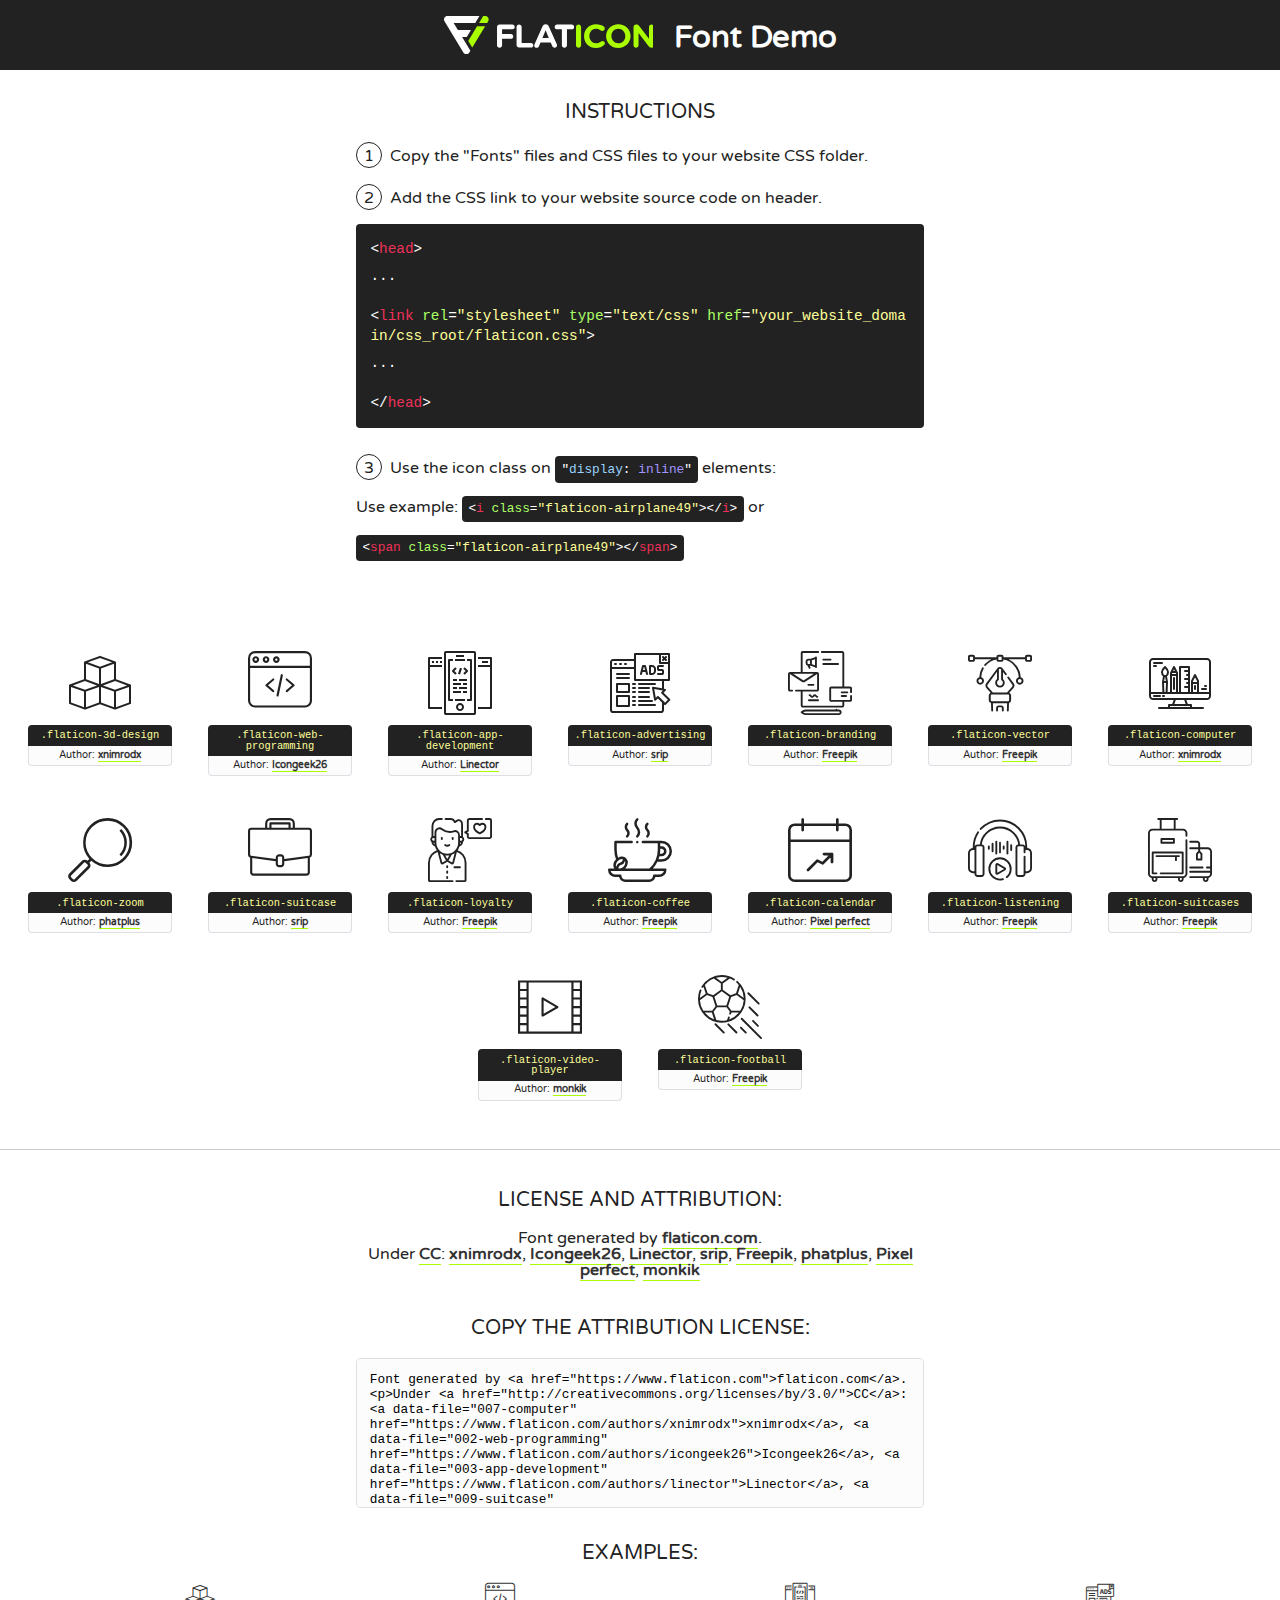
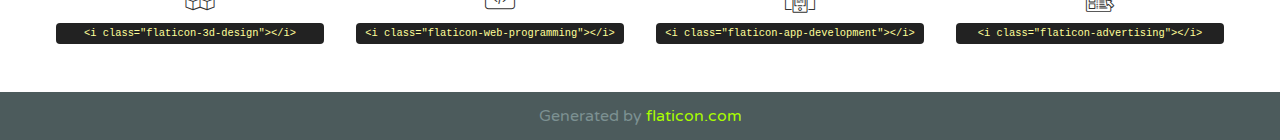
<file: projectfolder/static/fonts/flaticon/font/flaticon.html>
<!DOCTYPE html>
<!--
  Flaticon icon font: Flaticon
  Creation date: 03/07/2020 09:59
-->
<html>
<!DOCTYPE html>
<html>

<head>
    <title>Flaticon WebFont</title>
    <link href="http://fonts.googleapis.com/css?family=Varela+Round" rel="stylesheet" type="text/css" />
    <link rel="stylesheet" type="text/css" href="flaticon.css">
    <meta charset="UTF-8">
    <style>
    html, body, div, span, applet, object, iframe,
    h1, h2, h3, h4, h5, h6, p, blockquote, pre,
    a, abbr, acronym, address, big, cite, code,
    del, dfn, em, img, ins, kbd, q, s, samp,
    small, strike, strong, sub, sup, tt, var,
    b, u, i, center,
    dl, dt, dd, ol, ul, li,
    fieldset, form, label, legend,
    table, caption, tbody, tfoot, thead, tr, th, td,
    article, aside, canvas, details, embed, 
    figure, figcaption, footer, header, hgroup, 
    menu, nav, output, ruby, section, summary,
    time, mark, audio, video {
        margin: 0;
        padding: 0;
        border: 0;
        font-size: 100%;
        font: inherit;
        vertical-align: baseline;
    }
    /* HTML5 display-role reset for older browsers */
    article, aside, details, figcaption, figure, 
    footer, header, hgroup, menu, nav, section {
        display: block;
    }
    body {
        line-height: 1;
    }
    ol, ul {
        list-style: none;
    }
    blockquote, q {
        quotes: none;
    }
    blockquote:before, blockquote:after,
    q:before, q:after {
        content: '';
        content: none;
    }
    table {
        border-collapse: collapse;
        border-spacing: 0;
    }
    body {
        font-family: 'Varela Round', Helvetica, Arial, sans-serif;
        font-size: 16px;
        color: #222;
    }
    a {
        color: #333;
        border-bottom: 1px solid #a9fd00;
        font-weight: bold;
        text-decoration: none;
    }
    * {
        -moz-box-sizing: border-box;
        -webkit-box-sizing: border-box;
        box-sizing: border-box;
        margin: 0;
        padding: 0;
    }
    [class^="flaticon-"]:before, [class*=" flaticon-"]:before, [class^="flaticon-"]:after, [class*=" flaticon-"]:after {
        font-family: Flaticon;
        font-size: 30px;
        font-style: normal;
        margin-left: 20px;
        color: #333;
    }
    .wrapper {
        max-width: 600px;
        margin: auto;
        padding: 0 1em;
    }
    .title {
        font-size: 1.25em;
        text-align: center;
        margin-bottom: 1em;
        text-transform: uppercase;
    }
    header {
        text-align: center;
        background-color: #222;
        color: #fff;
        padding: 1em;
    }
    header .logo {
        width: 210px;
        height: 38px;
        display: inline-block;
        vertical-align: middle;
        margin-right: 1em;
        border: none;
    }
    header strong {
        font-size: 1.95em;
        font-weight: bold;
        vertical-align: middle;
        margin-top: 5px;
        display: inline-block;
    }
    .demo {
        margin: 2em auto;
        line-height: 1.25em;
    }
    .demo ul li {
        margin-bottom: 1em;
    }
    .demo ul li .num {
        color: #222;
        border-radius: 20px;
        display: inline-block;
        width: 26px;
        padding: 3px;
        height: 26px;
        text-align: center;
        margin-right: 0.5em;
        border: 1px solid #222;
    }
    .demo ul li code {
        background-color: #222;
        border-radius: 4px;
        padding: 0.25em 0.5em;
        display: inline-block;
        color: #fff;
        font-family: Consolas,Monaco,Lucida Console,Liberation Mono,DejaVu Sans Mono,Bitstream Vera Sans Mono,Courier New, monospace;
        font-weight: lighter;
        margin-top: 1em;
        font-size: 0.8em;
        word-break: break-all;
    }
    .demo ul li code.big {
        padding: 1em;
        font-size: 0.9em;
    }
    .demo ul li code .red {
        color: #EF3159;
    }
    .demo ul li code .green {
        color: #ACFF65;
    }
    .demo ul li code .yellow {
        color: #FFFF99;
    }
    .demo ul li code .blue {
        color: #99D3FF;
    }
    .demo ul li code .purple {
        color: #A295FF;
    }
    .demo ul li code .dots {
        margin-top: 0.5em;
        display: block;
    }
    #glyphs {
        border-bottom: 1px solid #ccc;
        padding: 2em 0;
        text-align: center;
    }
    .glyph {
        display: inline-block;
        width: 9em;
        margin: 1em;
        text-align: center;
        vertical-align: top;
        background: #FFF;
    }
    .glyph .glyph-icon {
        padding: 10px;
        display: block;
        font-family:"Flaticon";
        font-size: 64px;
        line-height: 1;
    }
    .glyph .glyph-icon:before {
        font-size: 64px;
        color: #222;
        margin-left: 0;
    }
    .class-name {
        font-size: 0.65em;
        background-color: #222;
        color: #fff;
        border-radius: 4px 4px 0 0;
        padding: 0.5em;
        color: #FFFF99;
        font-family: Consolas,Monaco,Lucida Console,Liberation Mono,DejaVu Sans Mono,Bitstream Vera Sans Mono,Courier New, monospace;
    }
    .author-name {
        font-size: 0.6em;
        background-color: #fcfcfd;
        border: 1px solid #DEDEE4;
        border-top: 0;
        border-radius: 0 0 4px 4px;
        padding: 0.5em;
    }
    .class-name:last-child {
        font-size: 10px;
        color:#888;
    }
    .class-name:last-child a {
        font-size: 10px;
        color:#555;
    }
    .class-name:last-child a:hover {
        color:#a9fd00;
    }
    .glyph > input {
        display: block;
        width: 100px;
        margin: 5px auto;
        text-align: center;
        font-size: 12px;
        cursor: text;
    }
    .glyph > input.icon-input {
        font-family:"Flaticon";
        font-size: 16px;
        margin-bottom: 10px;
    }
    .attribution .title {
        margin-top: 2em;
    }
    .attribution textarea {
        background-color: #fcfcfd;
        padding: 1em;
        border: none;
        box-shadow: none;
        border: 1px solid #DEDEE4;
        border-radius: 4px;
        resize: none;
        width: 100%;
        height: 150px;
        font-size: 0.8em;
        font-family: Consolas,Monaco,Lucida Console,Liberation Mono,DejaVu Sans Mono,Bitstream Vera Sans Mono,Courier New, monospace;
        -webkit-appearance: none;
    }
    .iconsuse {
        margin: 2em auto;
        text-align: center;
        max-width: 1200px;
    }
    .iconsuse:after {
        content: '';
        display: table;
        clear: both;
    }
    .iconsuse .image {
        float: left;
        width: 25%;
        padding: 0 1em;
    }
    .iconsuse .image p {
        margin-bottom: 1em;
    }
    .iconsuse .image span {
        display: block;
        font-size: 0.65em;
        background-color: #222;
        color: #fff;
        border-radius: 4px;
        padding: 0.5em;
        color: #FFFF99;
        margin-top: 1em;
        font-family: Consolas,Monaco,Lucida Console,Liberation Mono,DejaVu Sans Mono,Bitstream Vera Sans Mono,Courier New, monospace;
    }
    #footer {
        text-align: center;
        background-color: #4C5B5C;
        color: #7c9192;
        padding: 1em;
    }
    #footer a {
        border: none;
        color: #a9fd00;
        font-weight: normal;
    }
    @media (max-width: 960px) {
        .iconsuse .image {
            width: 50%;
        }
    }
    @media (max-width: 560px) {
        .iconsuse .image {
            width: 100%;
        }
    }
    </style>
</head>

<body class="characters-off">

    <header>
        <a href="https://www.flaticon.com" target="_blank" class="logo">
            <svg version="1.1" xmlns="http://www.w3.org/2000/svg" xmlns:xlink="http://www.w3.org/1999/xlink" xmlns:a="http://ns.adobe.com/AdobeSVGViewerExtensions/3.0/" viewBox="0 0 560.875 102.036" enable-background="new 0 0 560.875 102.036" xml:space="preserve">
                <defs>
                </defs>
                <g>
                    <g class="letters">
                        <path fill="#ffffff" d="M141.596,29.675c0-3.777,2.985-6.767,6.764-6.767h34.438c3.426,0,6.15,2.728,6.15,6.15
                        c0,3.43-2.724,6.149-6.15,6.149h-27.674v13.091h23.719c3.429,0,6.151,2.724,6.151,6.15c0,3.43-2.723,6.149-6.151,6.149h-23.719
                        v17.574c0,3.773-2.986,6.761-6.764,6.761c-3.779,0-6.764-2.989-6.764-6.761V29.675z"></path>
                        <path fill="#ffffff" d="M193.844,29.149c0-3.781,2.985-6.767,6.764-6.767c3.776,0,6.763,2.985,6.763,6.767v42.957h25.039
                        c3.426,0,6.149,2.726,6.149,6.153c0,3.425-2.723,6.15-6.149,6.15h-31.802c-3.779,0-6.764-2.986-6.764-6.768V29.149z"></path>
                        <path fill="#ffffff" d="M241.891,75.71l21.438-48.407c1.492-3.341,4.215-5.357,7.906-5.357h0.792
                        c3.686,0,6.323,2.017,7.815,5.357l21.439,48.407c0.436,0.967,0.701,1.845,0.701,2.723c0,3.602-2.809,6.501-6.414,6.501
                        c-3.161,0-5.269-1.845-6.499-4.655l-4.132-9.661h-27.059l-4.301,10.102c-1.144,2.631-3.426,4.214-6.237,4.214
                        c-3.517,0-6.24-2.81-6.24-6.325C241.1,77.64,241.451,76.677,241.891,75.71z M279.932,58.666l-8.521-20.297l-8.526,20.297H279.932
                        z"></path>
                        <path fill="#ffffff" d="M314.864,35.387H301.86c-3.429,0-6.239-2.813-6.239-6.238c0-3.429,2.811-6.24,6.239-6.24h39.533
                        c3.426,0,6.237,2.811,6.237,6.24c0,3.425-2.811,6.238-6.237,6.238h-13.001v42.785c0,3.773-2.99,6.761-6.764,6.761
                        c-3.779,0-6.764-2.989-6.764-6.761V35.387z"></path>
                        <path fill="#A9FD00" d="M352.615,29.149c0-3.781,2.985-6.767,6.767-6.767c3.774,0,6.761,2.985,6.761,6.767v49.024
                        c0,3.773-2.987,6.761-6.761,6.761c-3.781,0-6.767-2.989-6.767-6.761V29.149z"></path>
                        <path fill="#A9FD00" d="M374.132,53.836v-0.179c0-17.481,13.178-31.801,32.065-31.801c9.22,0,15.459,2.458,20.557,6.238
                        c1.402,1.054,2.637,2.985,2.637,5.357c0,3.692-2.985,6.59-6.681,6.59c-1.845,0-3.071-0.702-4.044-1.319
                        c-3.776-2.813-7.729-4.393-12.562-4.393c-10.364,0-17.831,8.611-17.831,19.154v0.173c0,10.542,7.291,19.329,17.831,19.329
                        c5.715,0,9.492-1.756,13.359-4.834c1.049-0.874,2.458-1.491,4.039-1.491c3.429,0,6.325,2.813,6.325,6.236
                        c0,2.106-1.056,3.78-2.282,4.834c-5.539,4.834-12.036,7.733-21.878,7.733C387.572,85.464,374.132,71.493,374.132,53.836z"></path>
                        <path fill="#A9FD00" d="M433.009,53.836v-0.179c0-17.481,13.79-31.801,32.766-31.801c18.981,0,32.592,14.143,32.592,31.628v0.173
                        c0,17.483-13.785,31.807-32.769,31.807C446.625,85.464,433.009,71.32,433.009,53.836z M484.224,53.836v-0.179
                        c0-10.539-7.725-19.326-18.626-19.326c-10.893,0-18.449,8.611-18.449,19.154v0.173c0,10.542,7.73,19.329,18.626,19.329
                        C476.676,72.986,484.224,64.378,484.224,53.836z"></path>
                        <path fill="#A9FD00" d="M506.233,29.321c0-3.774,2.99-6.763,6.767-6.763h1.401c3.252,0,5.183,1.583,7.029,3.953l26.093,34.265
                        V29.059c0-3.692,2.99-6.677,6.681-6.677c3.683,0,6.671,2.985,6.671,6.677v48.934c0,3.78-2.987,6.765-6.764,6.765h-0.436
                        c-3.257,0-5.188-1.581-7.034-3.953l-27.056-35.492v32.944c0,3.687-2.985,6.676-6.678,6.676c-3.683,0-6.673-2.989-6.673-6.676
                        V29.321z"></path>
                    </g>
                    <g class="insignia">
                        <path fill="#ffffff" d="M48.372,56.137h12.517l11.156-18.537H37.186L25.688,18.539h57.825L94.668,0H9.271
                        C5.925,0,2.842,1.801,1.198,4.716c-1.644,2.907-1.593,6.482,0.134,9.343l50.38,83.501c1.678,2.781,4.689,4.476,7.938,4.476
                        c3.246,0,6.257-1.695,7.935-4.476l2.898-4.804L48.372,56.137z"></path>
                        <g class="i">
                            <path fill="#A9FD00" d="M93.575,18.539h0.031v0.004l21.652,0.004l2.705-4.488c1.727-2.861,1.778-6.436,0.133-9.343
                            C116.454,1.801,113.371,0,110.026,0h-5.294L93.575,18.539z"></path>
                            <polygon fill="#A9FD00" points="88.291,27.356 64.725,66.486 75.519,84.404 109.942,27.356"></polygon>
                        </g>
                    </g>
                </g>
            </svg>
        </a>
        <strong>Font Demo</strong>
    </header>


    <section class="demo wrapper">

        <p class="title">Instructions</p>

        <ul>
            <li>
                <span class="num">1</span>Copy the "Fonts" files and CSS files to your website CSS folder.
            </li>
            <li>
                <span class="num">2</span>Add the CSS link to your website source code on header.
                <code class="big">
                    &lt;<span class="red">head</span>&gt;
                    <br/><span class="dots">...</span>
                    <br/>&lt;<span class="red">link</span> <span class="green">rel</span>=<span class="yellow">"stylesheet"</span> <span class="green">type</span>=<span class="yellow">"text/css"</span> <span class="green">href</span>=<span class="yellow">"your_website_domain/css_root/flaticon.css"</span>&gt;
                    <br/><span class="dots">...</span>
                    <br/>&lt;/<span class="red">head</span>&gt;
                </code>
            </li>

            <li>
                <p>
                    <span class="num">3</span>Use the icon class on <code>"<span class="blue">display</span>:<span class="purple"> inline</span>"</code> elements:
                    <br />
                    Use example: <code>&lt;<span class="red">i</span> <span class="green">class</span>=<span class="yellow">&quot;flaticon-airplane49&quot;</span>&gt;&lt;/<span class="red">i</span>&gt;</code> or <code>&lt;<span class="red">span</span> <span class="green">class</span>=<span class="yellow">&quot;flaticon-airplane49&quot;</span>&gt;&lt;/<span class="red">span</span>&gt;</code>
            </li>
        </ul>

    </section>




   <section id="glyphs">          
    
      
        <div class="glyph"><div class="glyph-icon flaticon-3d-design"></div>
            <div class="class-name">.flaticon-3d-design</div>
            <div class="author-name">Author: <a data-file="001-3d-design" href="https://www.flaticon.com/authors/xnimrodx">xnimrodx</a> </div> 
        </div>        
        
        <div class="glyph"><div class="glyph-icon flaticon-web-programming"></div>
            <div class="class-name">.flaticon-web-programming</div>
            <div class="author-name">Author: <a data-file="002-web-programming" href="https://www.flaticon.com/authors/icongeek26">Icongeek26</a> </div> 
        </div>        
        
        <div class="glyph"><div class="glyph-icon flaticon-app-development"></div>
            <div class="class-name">.flaticon-app-development</div>
            <div class="author-name">Author: <a data-file="003-app-development" href="https://www.flaticon.com/authors/linector">Linector</a> </div> 
        </div>        
        
        <div class="glyph"><div class="glyph-icon flaticon-advertising"></div>
            <div class="class-name">.flaticon-advertising</div>
            <div class="author-name">Author: <a data-file="004-advertising" href="https://www.flaticon.com/authors/srip">srip</a> </div> 
        </div>        
        
        <div class="glyph"><div class="glyph-icon flaticon-branding"></div>
            <div class="class-name">.flaticon-branding</div>
            <div class="author-name">Author: <a data-file="005-branding" href="http://www.freepik.com">Freepik</a> </div> 
        </div>        
        
        <div class="glyph"><div class="glyph-icon flaticon-vector"></div>
            <div class="class-name">.flaticon-vector</div>
            <div class="author-name">Author: <a data-file="006-vector" href="http://www.freepik.com">Freepik</a> </div> 
        </div>        
        
        <div class="glyph"><div class="glyph-icon flaticon-computer"></div>
            <div class="class-name">.flaticon-computer</div>
            <div class="author-name">Author: <a data-file="007-computer" href="https://www.flaticon.com/authors/xnimrodx">xnimrodx</a> </div> 
        </div>        
        
        <div class="glyph"><div class="glyph-icon flaticon-zoom"></div>
            <div class="class-name">.flaticon-zoom</div>
            <div class="author-name">Author: <a data-file="008-zoom" href="https://www.flaticon.com/authors/phatplus">phatplus</a> </div> 
        </div>        
        
        <div class="glyph"><div class="glyph-icon flaticon-suitcase"></div>
            <div class="class-name">.flaticon-suitcase</div>
            <div class="author-name">Author: <a data-file="009-suitcase" href="https://www.flaticon.com/authors/srip">srip</a> </div> 
        </div>        
        
        <div class="glyph"><div class="glyph-icon flaticon-loyalty"></div>
            <div class="class-name">.flaticon-loyalty</div>
            <div class="author-name">Author: <a data-file="010-loyalty" href="http://www.freepik.com">Freepik</a> </div> 
        </div>        
        
        <div class="glyph"><div class="glyph-icon flaticon-coffee"></div>
            <div class="class-name">.flaticon-coffee</div>
            <div class="author-name">Author: <a data-file="011-coffee" href="http://www.freepik.com">Freepik</a> </div> 
        </div>        
        
        <div class="glyph"><div class="glyph-icon flaticon-calendar"></div>
            <div class="class-name">.flaticon-calendar</div>
            <div class="author-name">Author: <a data-file="012-calendar" href="https://www.flaticon.com/authors/pixel-perfect">Pixel perfect</a> </div> 
        </div>        
        
        <div class="glyph"><div class="glyph-icon flaticon-listening"></div>
            <div class="class-name">.flaticon-listening</div>
            <div class="author-name">Author: <a data-file="013-listening" href="http://www.freepik.com">Freepik</a> </div> 
        </div>        
        
        <div class="glyph"><div class="glyph-icon flaticon-suitcases"></div>
            <div class="class-name">.flaticon-suitcases</div>
            <div class="author-name">Author: <a data-file="014-suitcases" href="http://www.freepik.com">Freepik</a> </div> 
        </div>        
        
        <div class="glyph"><div class="glyph-icon flaticon-video-player"></div>
            <div class="class-name">.flaticon-video-player</div>
            <div class="author-name">Author: <a data-file="015-video-player" href="https://www.flaticon.com/authors/monkik">monkik</a> </div> 
        </div>        
        
        <div class="glyph"><div class="glyph-icon flaticon-football"></div>
            <div class="class-name">.flaticon-football</div>
            <div class="author-name">Author: <a data-file="016-football" href="http://www.freepik.com">Freepik</a> </div> 
        </div>        
        

    </section>



    <section class="attribution wrapper"   style="text-align:center;">

      <div class="title">License and attribution:</div><div class="attrDiv">Font generated by <a href="https://www.flaticon.com">flaticon.com</a>. <div><p>Under <a href="http://creativecommons.org/licenses/by/3.0/">CC</a>: <a data-file="007-computer" href="https://www.flaticon.com/authors/xnimrodx">xnimrodx</a>, <a data-file="002-web-programming" href="https://www.flaticon.com/authors/icongeek26">Icongeek26</a>, <a data-file="003-app-development" href="https://www.flaticon.com/authors/linector">Linector</a>, <a data-file="009-suitcase" href="https://www.flaticon.com/authors/srip">srip</a>, <a data-file="016-football" href="http://www.freepik.com">Freepik</a>, <a data-file="008-zoom" href="https://www.flaticon.com/authors/phatplus">phatplus</a>, <a data-file="012-calendar" href="https://www.flaticon.com/authors/pixel-perfect">Pixel perfect</a>, <a data-file="015-video-player" href="https://www.flaticon.com/authors/monkik">monkik</a></p>  </div>
      </div>
      <div class="title">Copy the Attribution License:</div>

    <textarea onclick="this.focus();this.select();">Font generated by &lt;a href=&quot;https://www.flaticon.com&quot;&gt;flaticon.com&lt;/a&gt;. <p>Under <a href="http://creativecommons.org/licenses/by/3.0/">CC</a>: <a data-file="007-computer" href="https://www.flaticon.com/authors/xnimrodx">xnimrodx</a>, <a data-file="002-web-programming" href="https://www.flaticon.com/authors/icongeek26">Icongeek26</a>, <a data-file="003-app-development" href="https://www.flaticon.com/authors/linector">Linector</a>, <a data-file="009-suitcase" href="https://www.flaticon.com/authors/srip">srip</a>, <a data-file="016-football" href="http://www.freepik.com">Freepik</a>, <a data-file="008-zoom" href="https://www.flaticon.com/authors/phatplus">phatplus</a>, <a data-file="012-calendar" href="https://www.flaticon.com/authors/pixel-perfect">Pixel perfect</a>, <a data-file="015-video-player" href="https://www.flaticon.com/authors/monkik">monkik</a></p>  
     </textarea>

    </section>

    <section class="iconsuse">

          <div class="title">Examples:</div>            
             
            <div class="image">
                <p>
                    <i class="glyph-icon flaticon-3d-design"></i> 
                    <span>&lt;i class=&quot;flaticon-3d-design&quot;&gt;&lt;/i&gt;</span>
                </p>
            </div>
            
            <div class="image">
                <p>
                    <i class="glyph-icon flaticon-web-programming"></i> 
                    <span>&lt;i class=&quot;flaticon-web-programming&quot;&gt;&lt;/i&gt;</span>
                </p>
            </div>
            
            <div class="image">
                <p>
                    <i class="glyph-icon flaticon-app-development"></i> 
                    <span>&lt;i class=&quot;flaticon-app-development&quot;&gt;&lt;/i&gt;</span>
                </p>
            </div>
            
            <div class="image">
                <p>
                    <i class="glyph-icon flaticon-advertising"></i> 
                    <span>&lt;i class=&quot;flaticon-advertising&quot;&gt;&lt;/i&gt;</span>
                </p>
            </div>
                       
        </div>
                            
    </section>

<div id="footer">
    <div>Generated by <a href="https://www.flaticon.com">flaticon.com</a>
    </div>
</div>



</body>
</html>
</file>
<file: projectfolder/static/fonts/flaticon/font/flaticon.css>
/*
  	Flaticon icon font: Flaticon
  	Creation date: 03/07/2020 09:59
  	*/

@font-face {
  font-family: "Flaticon";
  src: url("./Flaticon.eot");
  src: url("./Flaticon.eot?#iefix") format("embedded-opentype"),
       url("./Flaticon.woff2") format("woff2"),
       url("./Flaticon.woff") format("woff"),
       url("./Flaticon.ttf") format("truetype"),
       url("./Flaticon.svg#Flaticon") format("svg");
  font-weight: normal;
  font-style: normal;
}

@media screen and (-webkit-min-device-pixel-ratio:0) {
  @font-face {
    font-family: "Flaticon";
    src: url("./Flaticon.svg#Flaticon") format("svg");
  }
}

[class^="flaticon-"]:before, [class*=" flaticon-"]:before,
[class^="flaticon-"]:after, [class*=" flaticon-"]:after {   
  font-family: Flaticon;
        font-size: 20px;
font-style: normal;
margin-left: 20px;
}

.flaticon-3d-design:before { content: "\f100"; }
.flaticon-web-programming:before { content: "\f101"; }
.flaticon-app-development:before { content: "\f102"; }
.flaticon-advertising:before { content: "\f103"; }
.flaticon-branding:before { content: "\f104"; }
.flaticon-vector:before { content: "\f105"; }
.flaticon-computer:before { content: "\f106"; }
.flaticon-zoom:before { content: "\f107"; }
.flaticon-suitcase:before { content: "\f108"; }
.flaticon-loyalty:before { content: "\f109"; }
.flaticon-coffee:before { content: "\f10a"; }
.flaticon-calendar:before { content: "\f10b"; }
.flaticon-listening:before { content: "\f10c"; }
.flaticon-suitcases:before { content: "\f10d"; }
.flaticon-video-player:before { content: "\f10e"; }
.flaticon-football:before { content: "\f10f"; }
</file>
